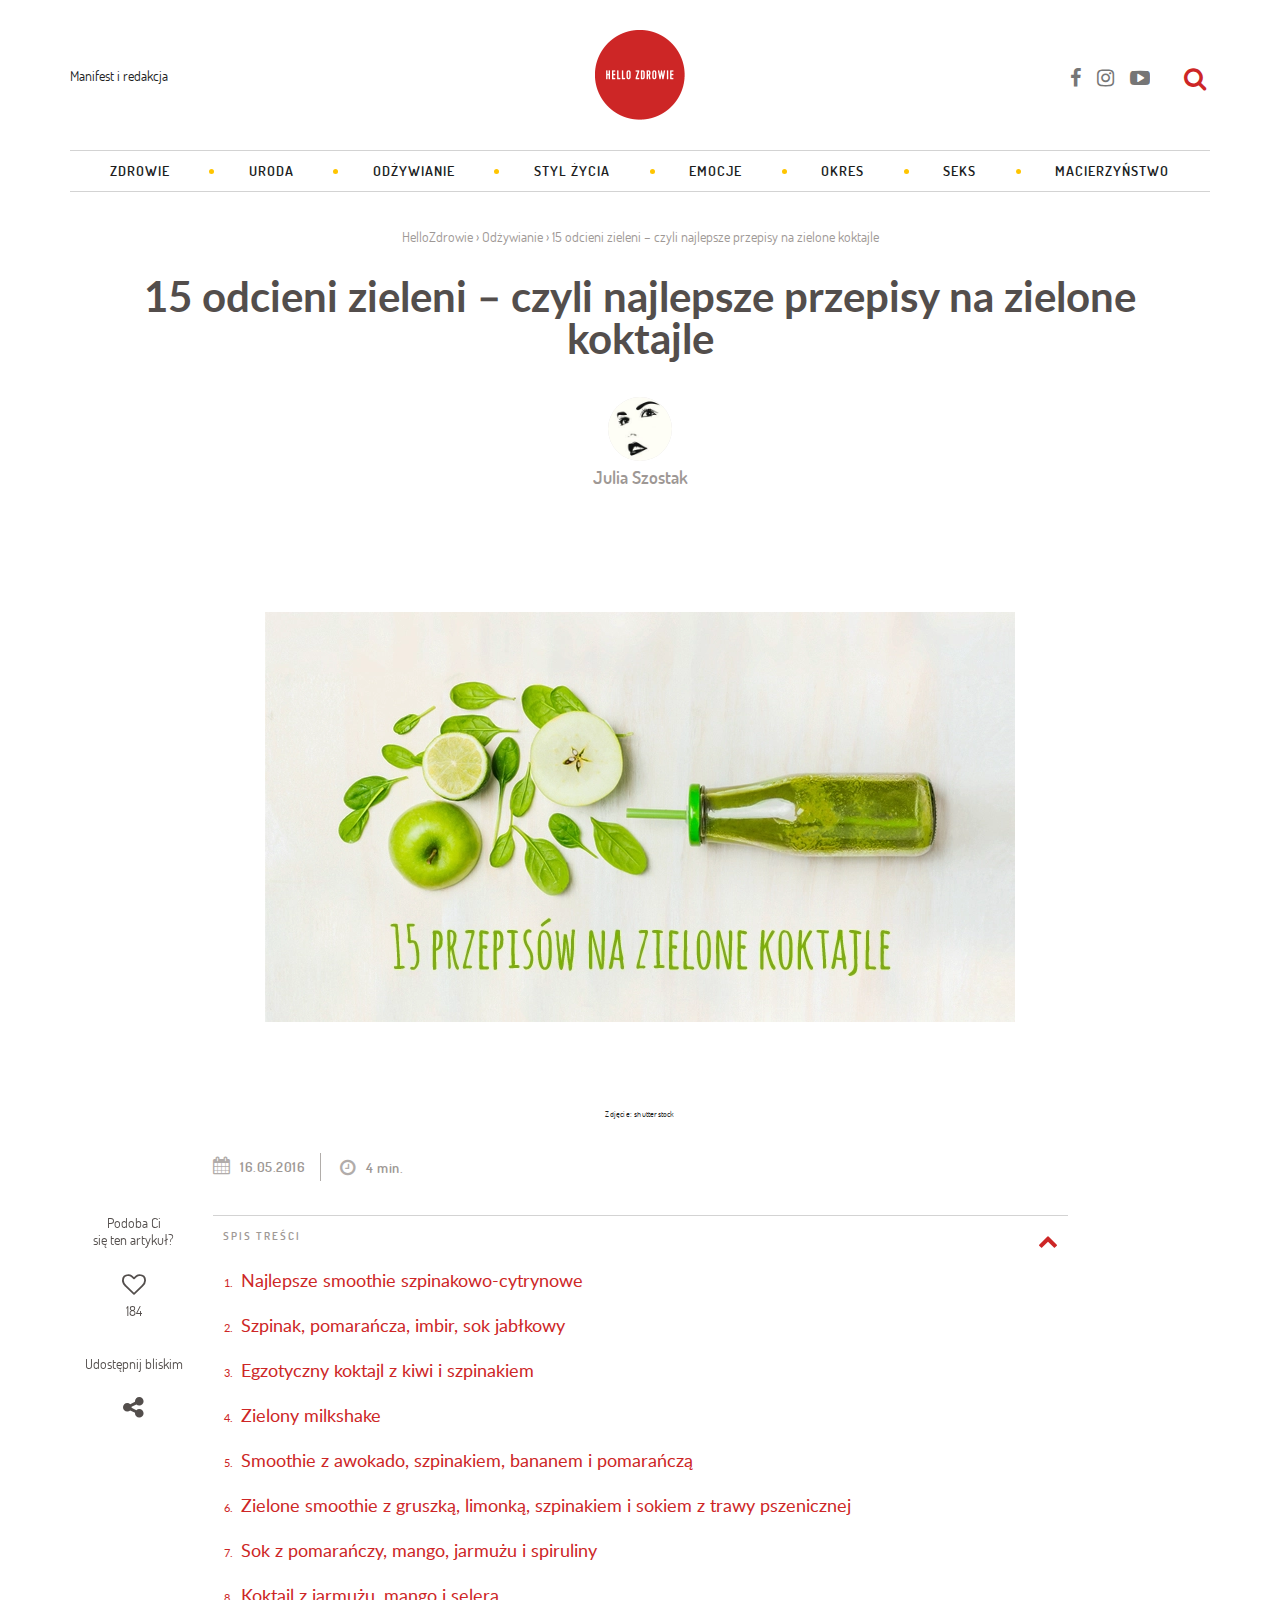
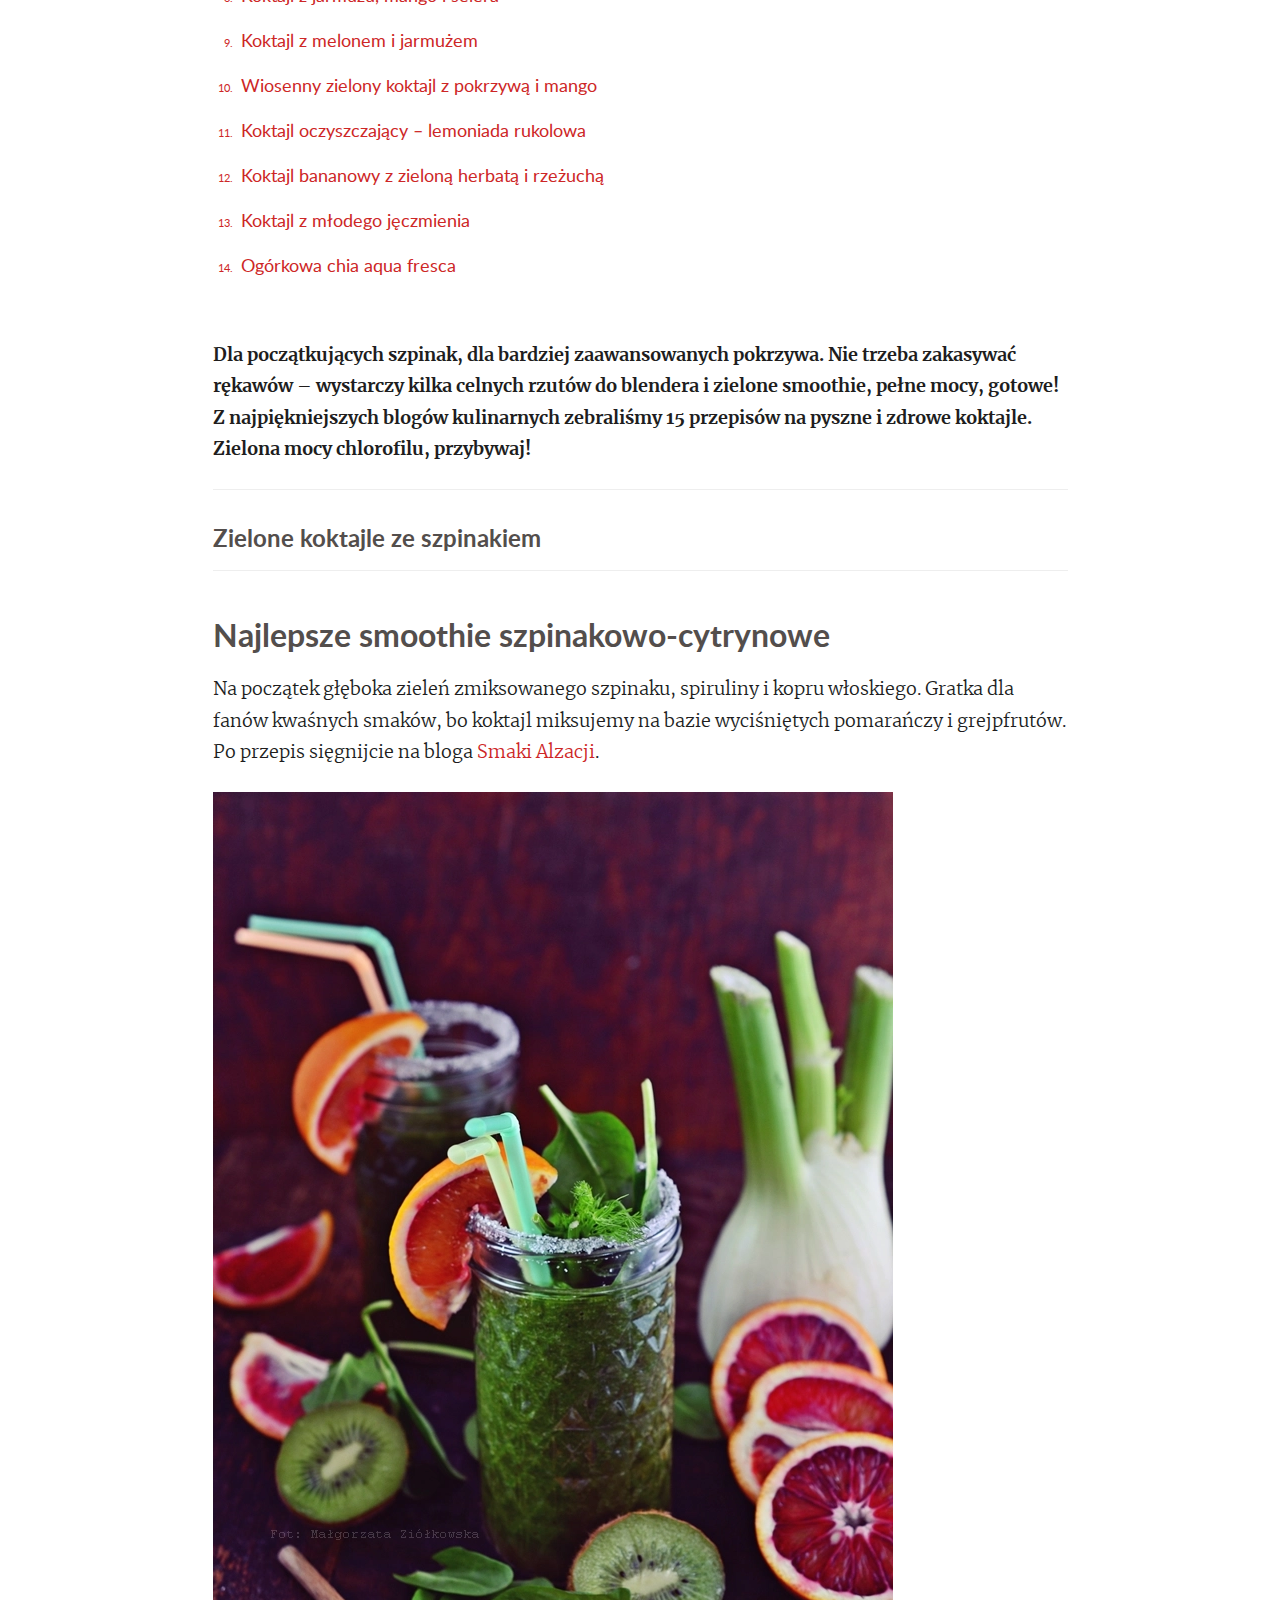
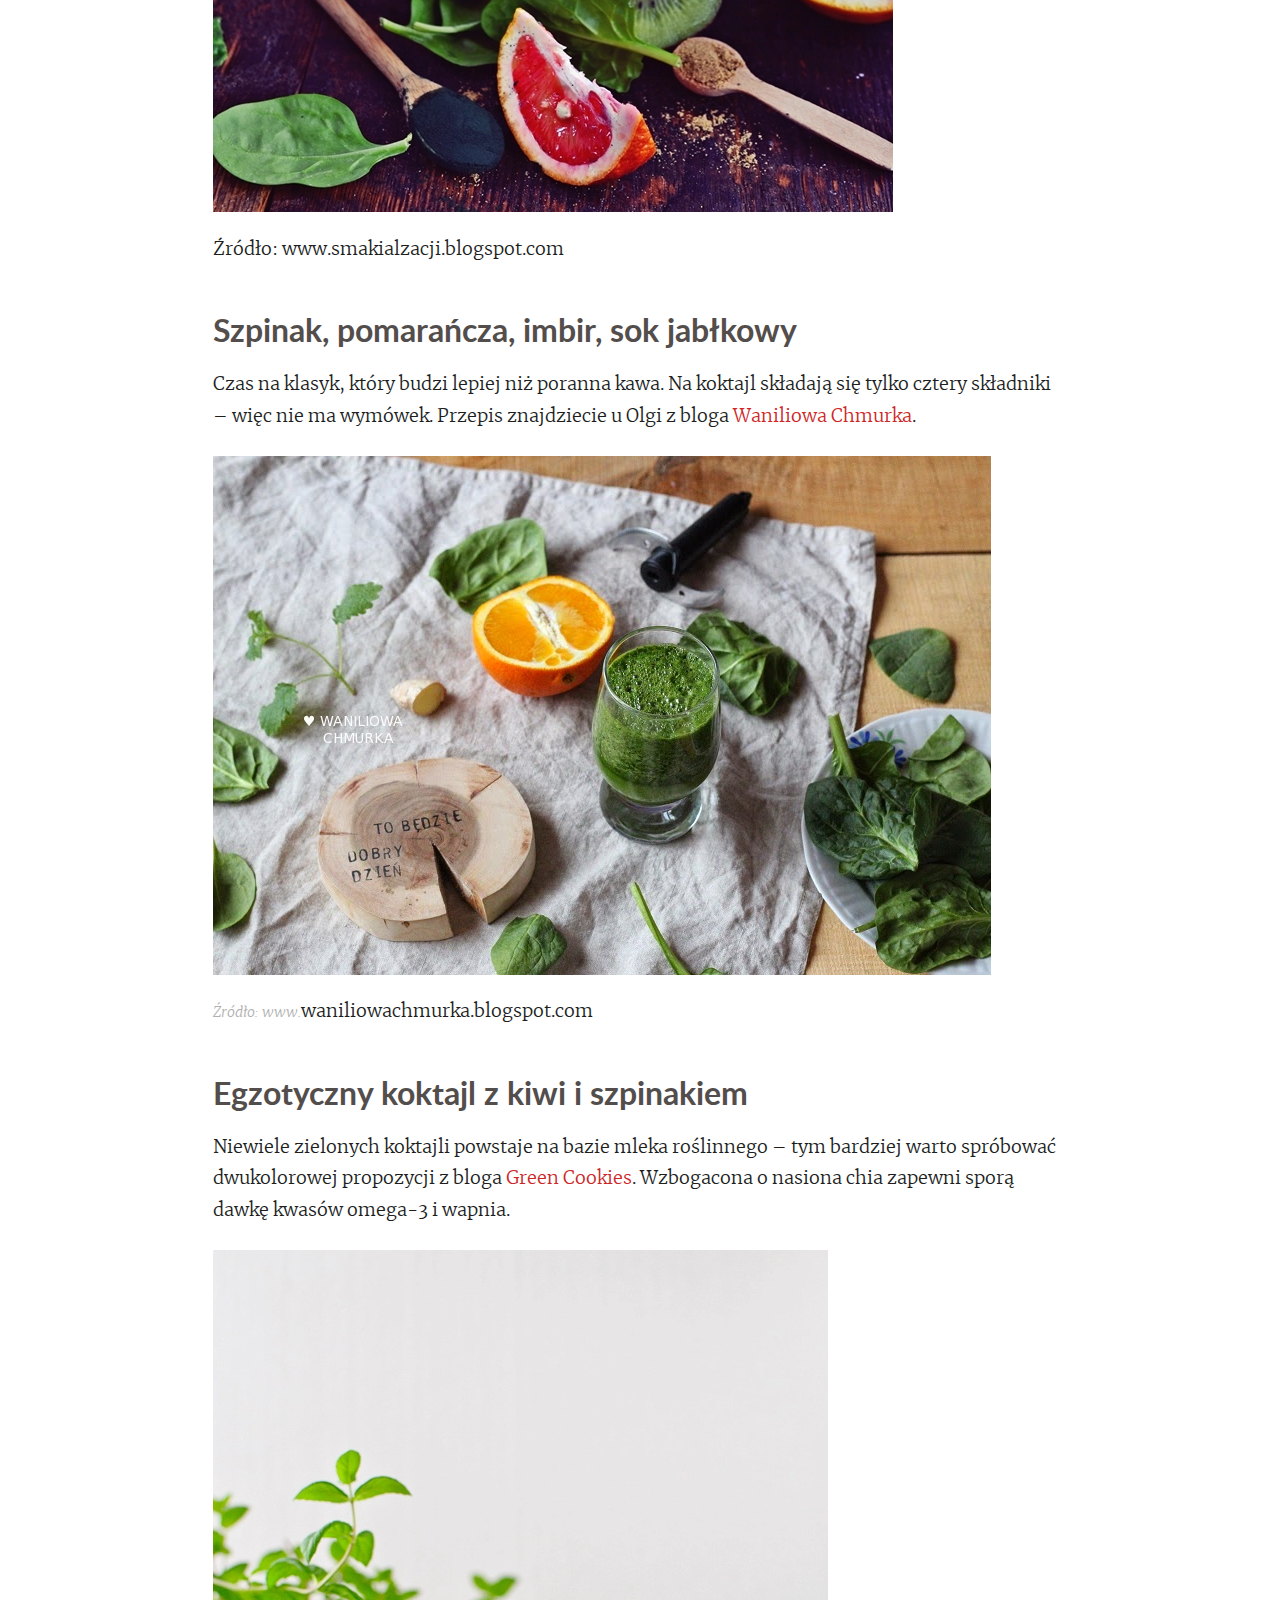
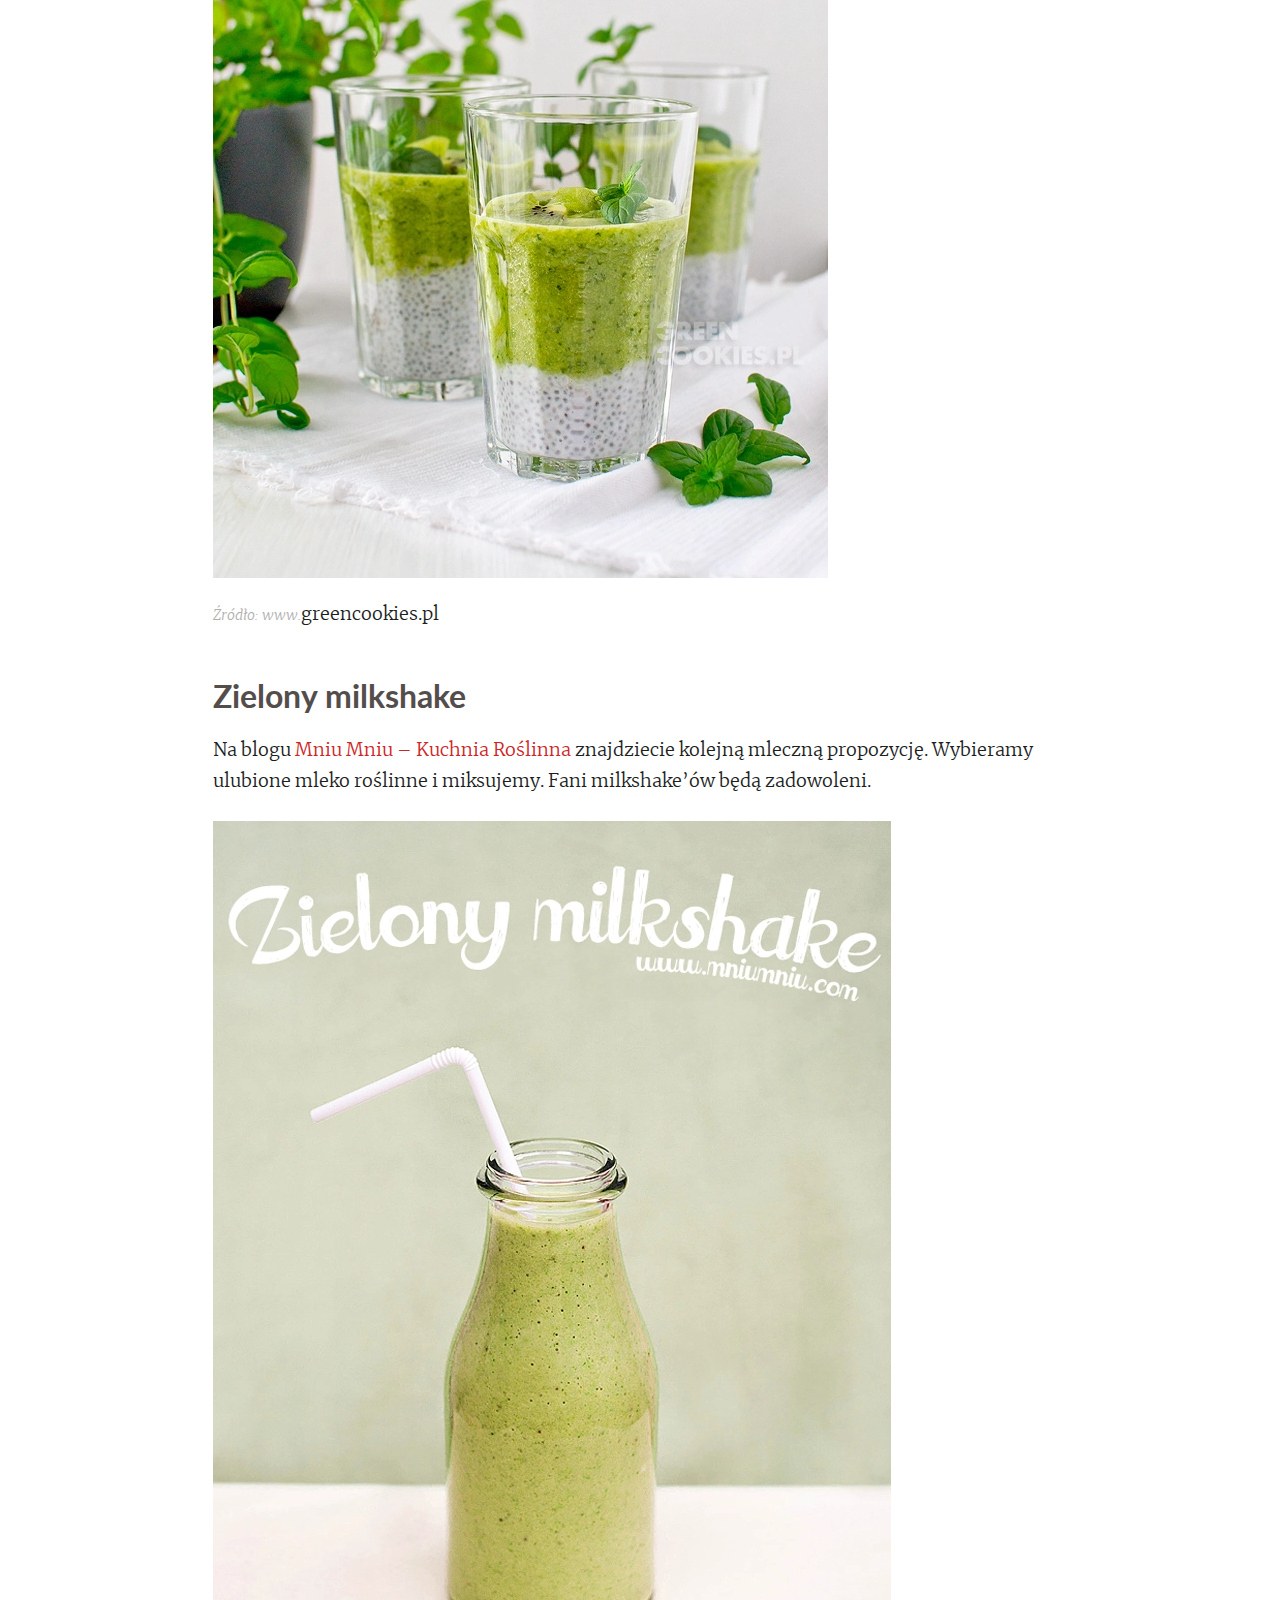
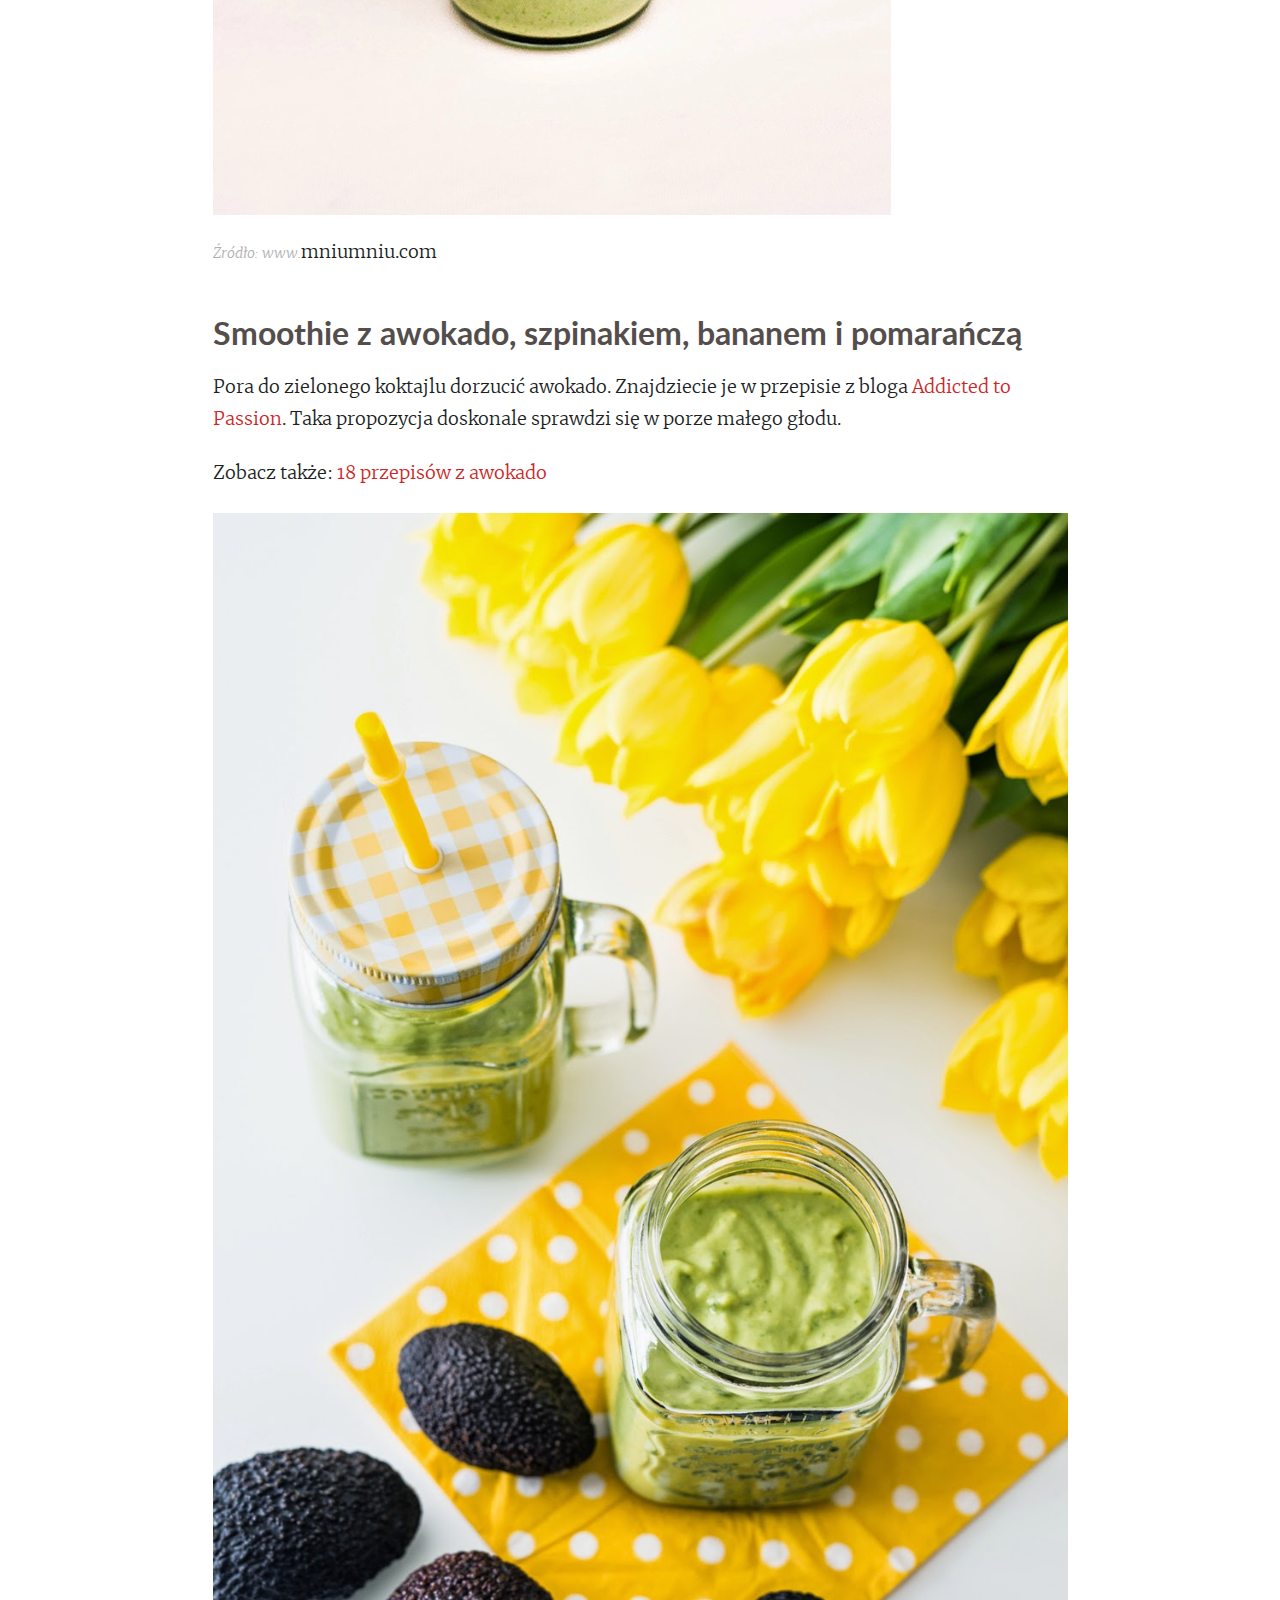
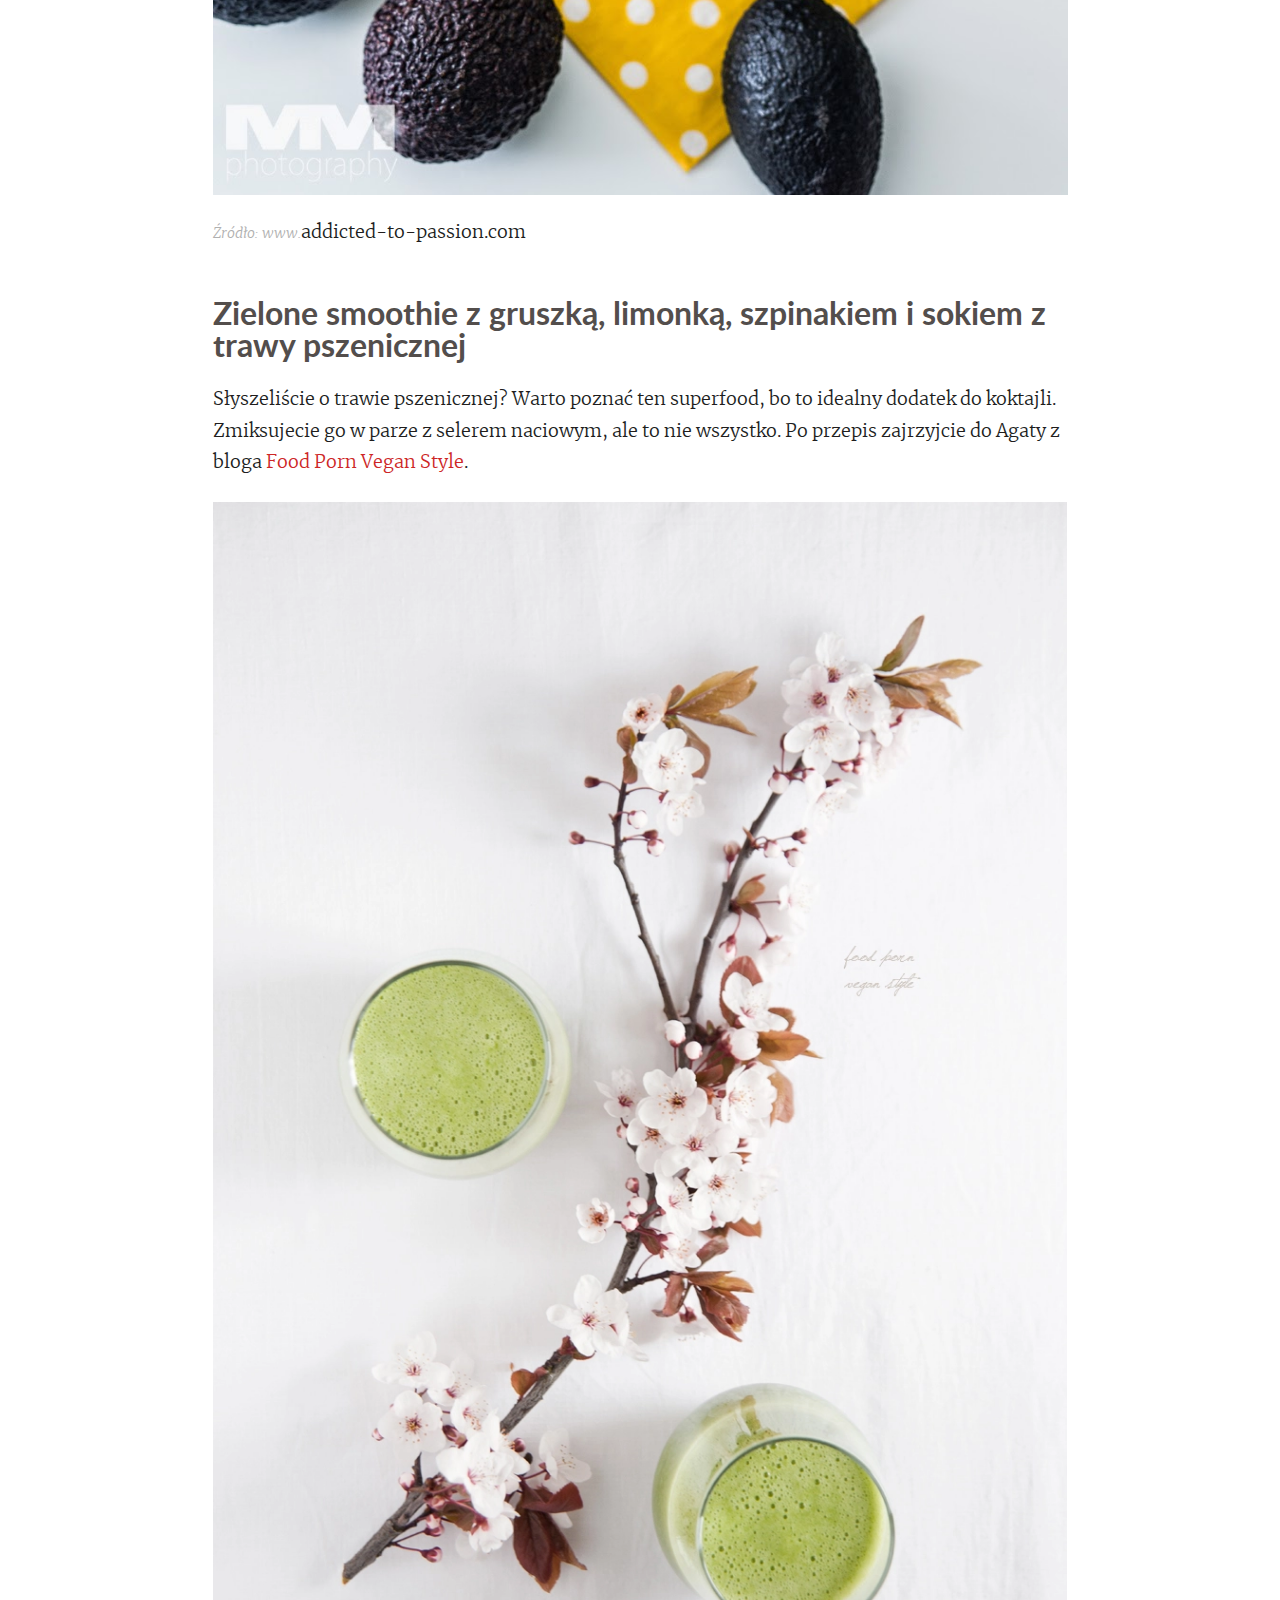
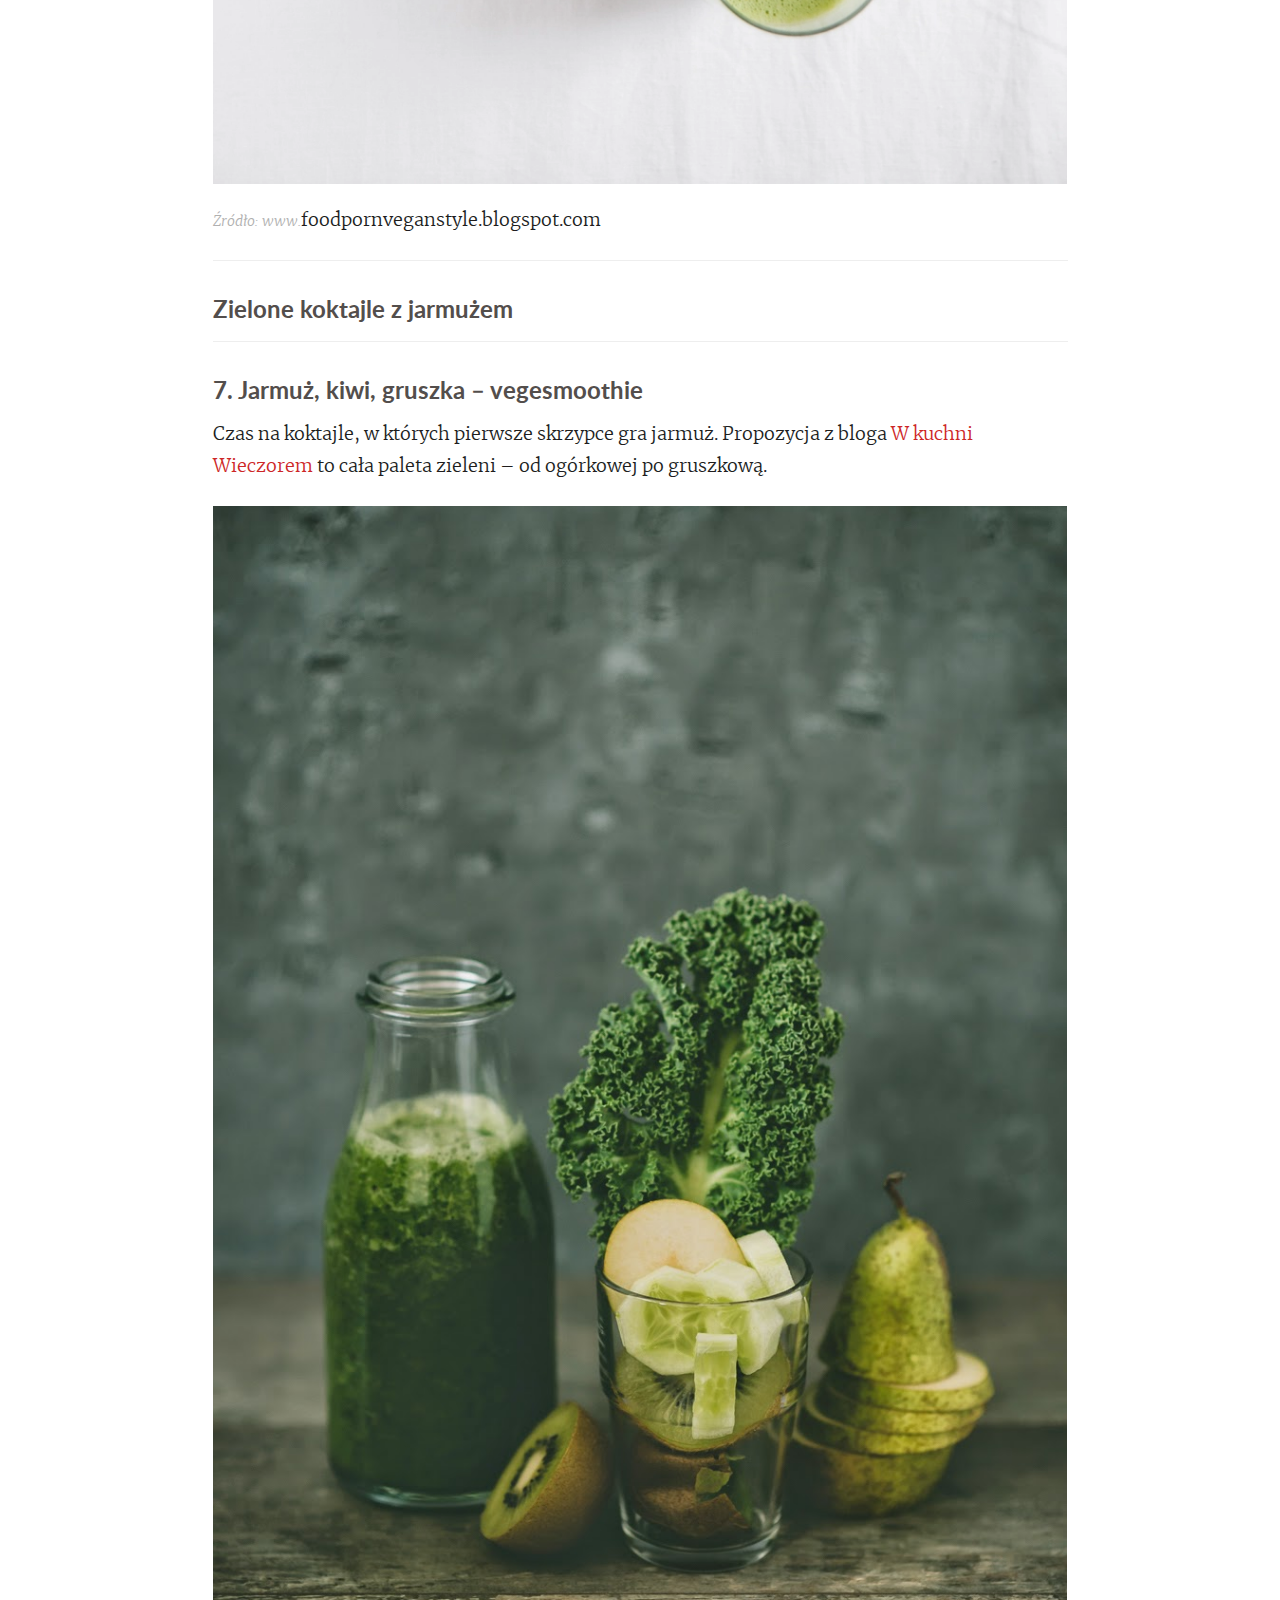
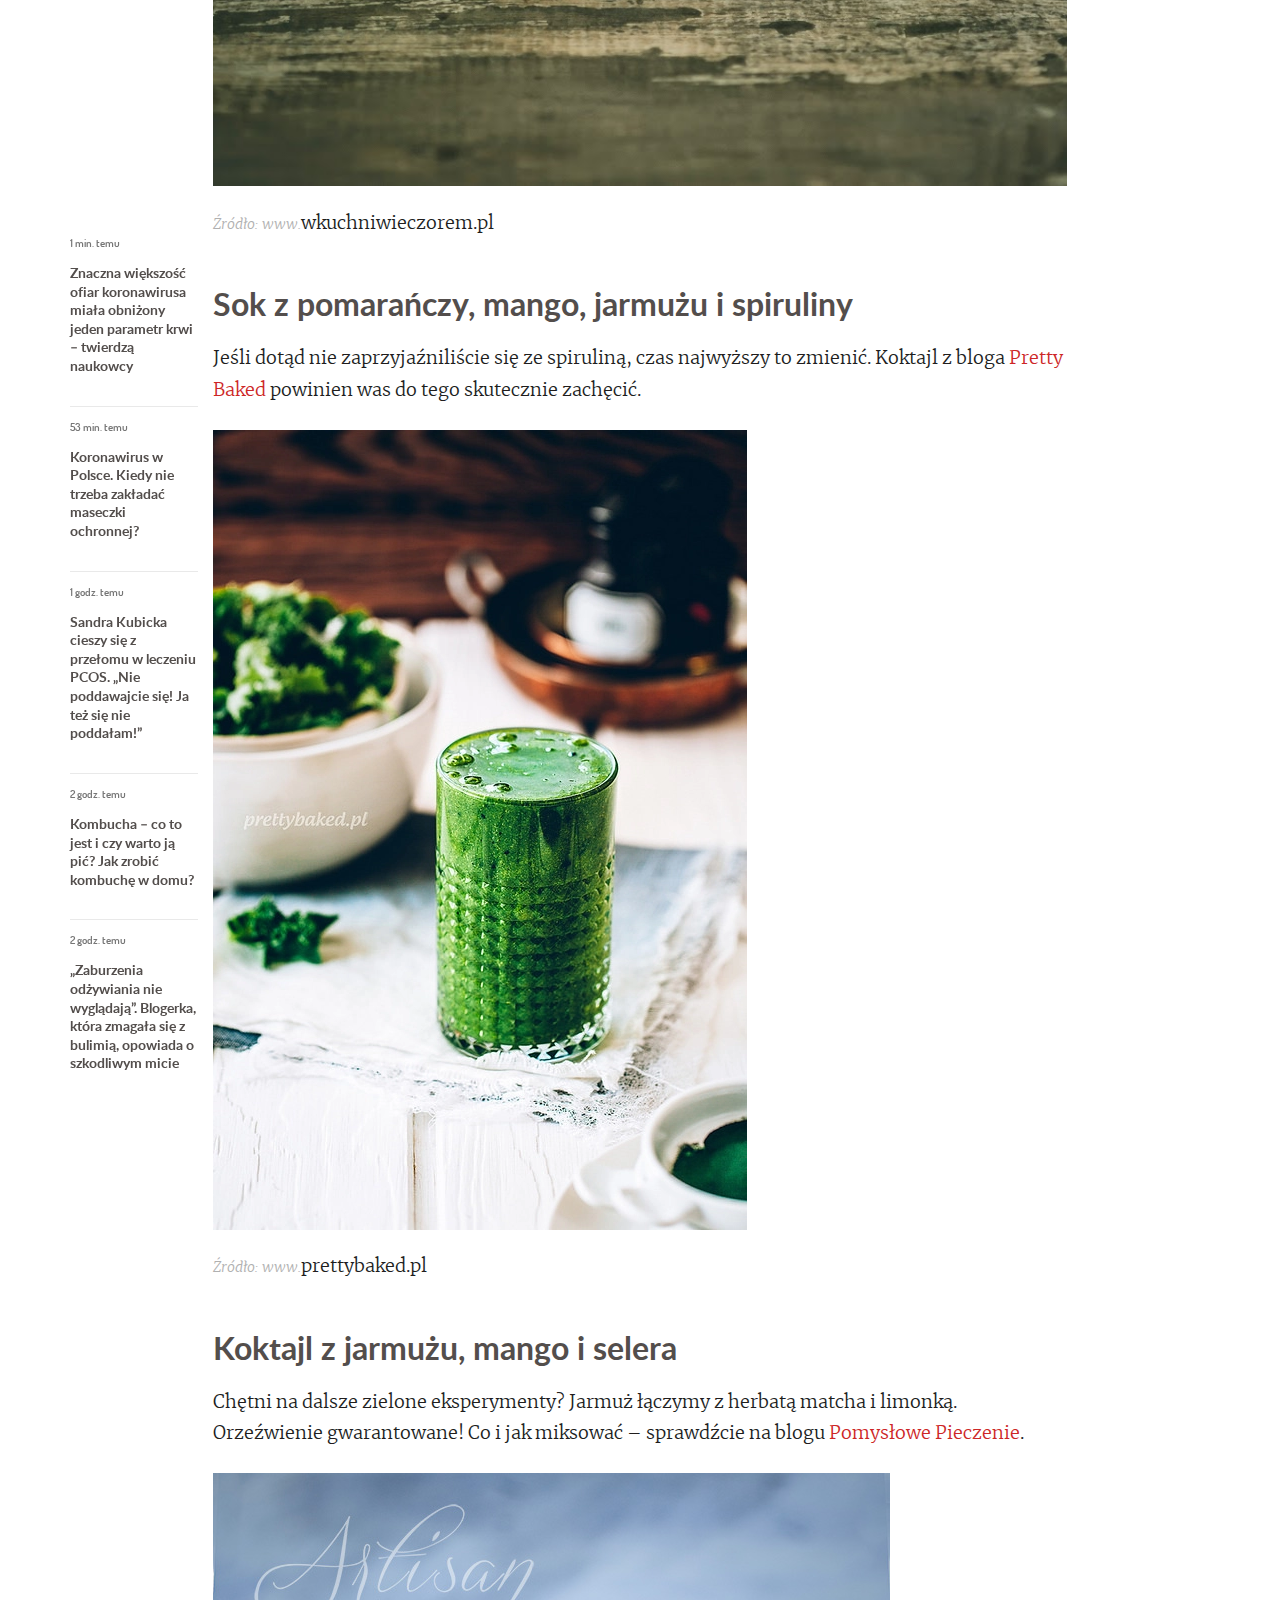
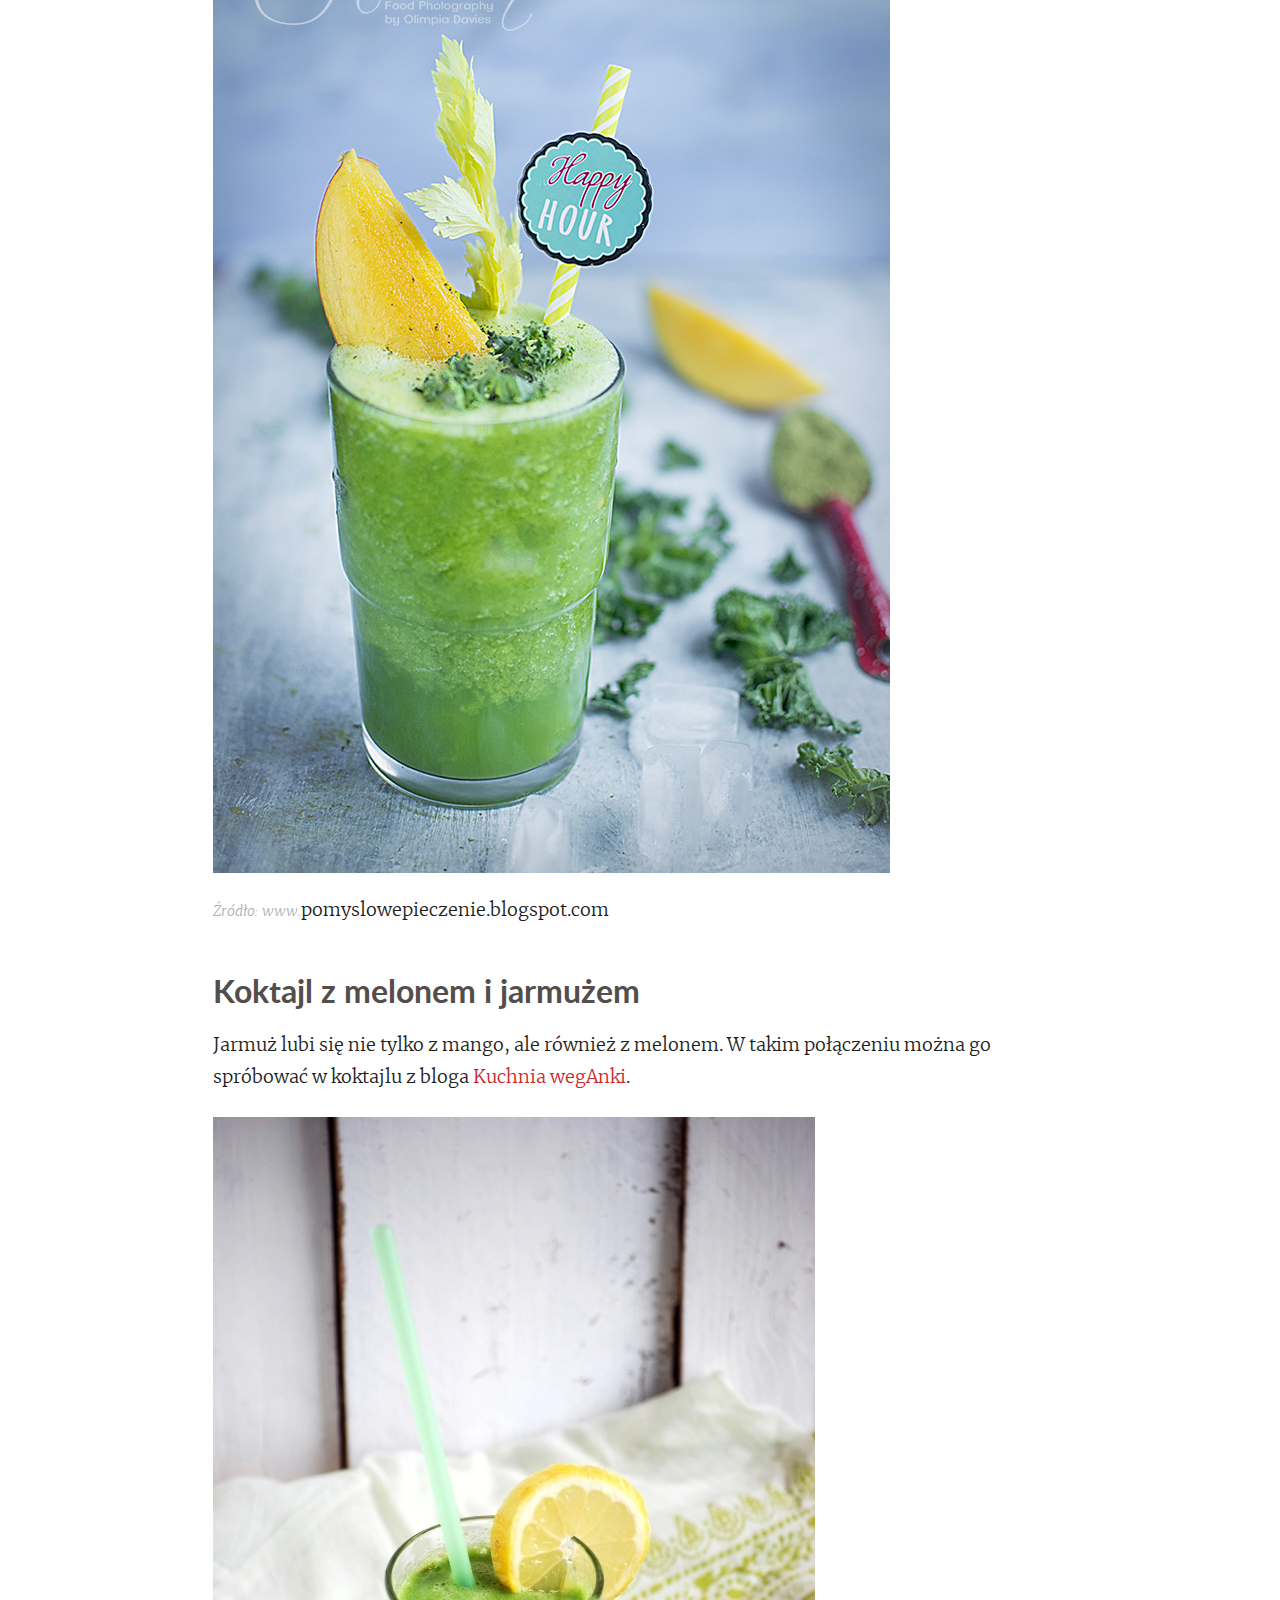
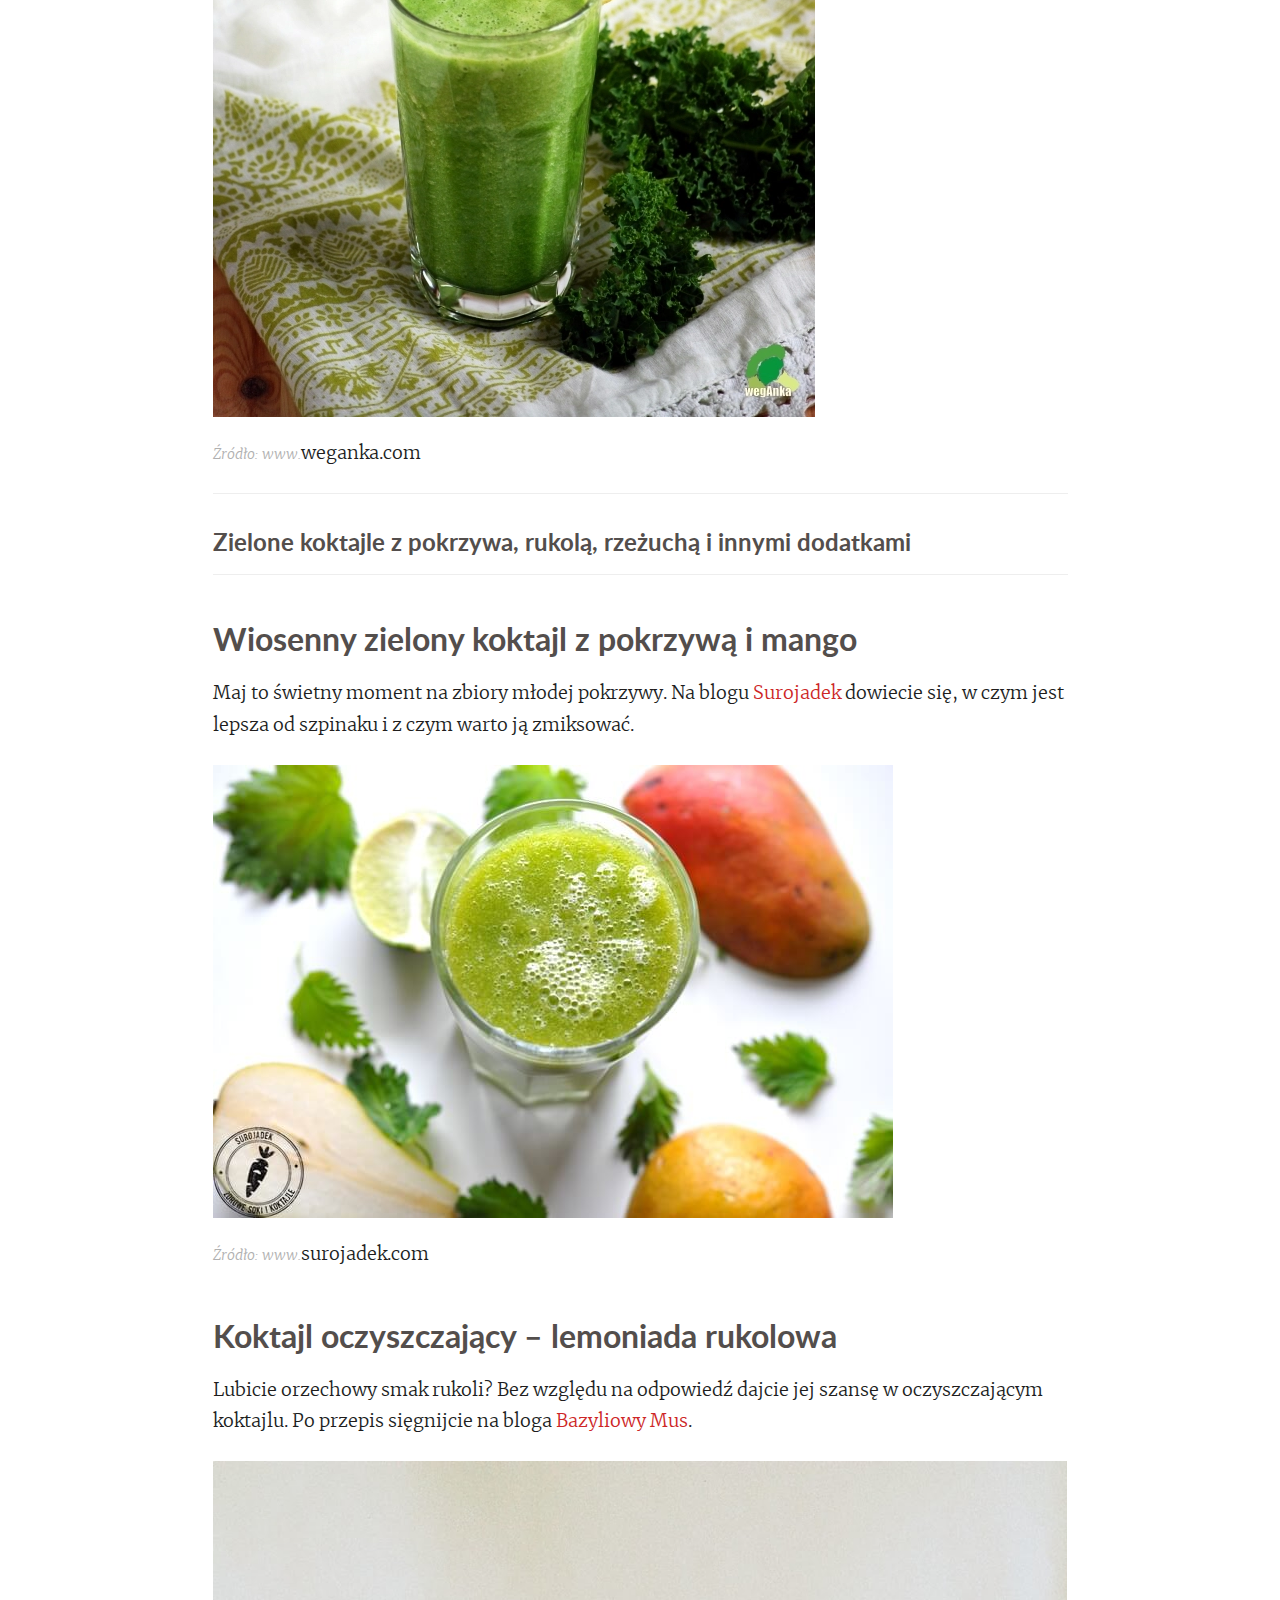
<file: index.html>
<!DOCTYPE html>
<html lang="pl-PL" prefix="og: http://ogp.me/ns#" itemscope="" itemtype="http://schema.org/WebPage" data-scrapbook-source="https://www.hellozdrowie.pl/artykul-15-odcieni-zieleni-czyli-najlepsze-przepisy-na-zielone-koktajle/" data-scrapbook-create="20200420140209659">
<head style="">
<meta charset="UTF-8">

<meta name="viewport" content="width=device-width, initial-scale=1">
<title>15 odcieni zieleni – czyli najlepsze przepisy na zielone koktajle - HelloZdrowie</title>
<link rel="profile" href="http://gmpg.org/xfn/11">

<meta name="description" content="Z najpiękniejszych blogów kulinarnych zebraliśmy 15 przepisów na pyszne i zdrowe koktajle. Zielona mocy chlorofilu, przybywaj!">
<link rel="canonical" href="https://www.hellozdrowie.pl/artykul-15-odcieni-zieleni-czyli-najlepsze-przepisy-na-zielone-koktajle/">
<meta property="og:locale" content="pl_PL">
<meta property="og:type" content="article">
<meta property="og:title" content="15 odcieni zieleni – czyli najlepsze przepisy na zielone koktajle - HelloZdrowie">
<meta property="og:description" content="Z najpiękniejszych blogów kulinarnych zebraliśmy 15 przepisów na pyszne i zdrowe koktajle. Zielona mocy chlorofilu, przybywaj!">
<meta property="og:url" content="https://www.hellozdrowie.pl/artykul-15-odcieni-zieleni-czyli-najlepsze-przepisy-na-zielone-koktajle/">
<meta property="og:site_name" content="HelloZdrowie">
<meta property="article:publisher" content="https://pl-pl.facebook.com/HelloZdrowie/">
<meta property="article:tag" content="Koktajl">
<meta property="article:tag" content="koktajl warzywny">
<meta property="article:tag" content="Koktajl z superfoods">
<meta property="article:tag" content="Przepis na koktajl">
<meta property="article:tag" content="zdrowe koktajle">
<meta property="article:tag" content="zielone koktajle">
<meta property="article:section" content="Odżywianie">
<meta property="article:published_time" content="2016-05-16T10:04:06+00:00">
<meta property="article:modified_time" content="2018-12-07T09:53:23+00:00">
<meta property="og:updated_time" content="2018-12-07T09:53:23+00:00">
<meta property="fb:app_id" content="484711748674477">
<meta property="og:image" content="https://www.hellozdrowie.pl/wp-content/themes/geekroom/inc/post-og-image.php?post_id=14513_14514">
<meta property="og:image:secure_url" content="https://www.hellozdrowie.pl/wp-content/themes/geekroom/inc/post-og-image.php?post_id=14513_14514">
<meta property="og:image:width" content="800">
<meta property="og:image:height" content="421">
<meta property="og:image:alt" content="15 odcieni zieleni – czyli najlepsze przepisy na zielone koktajle">
<meta name="twitter:card" content="summary_large_image">
<meta name="twitter:description" content="Z najpiękniejszych blogów kulinarnych zebraliśmy 15 przepisów na pyszne i zdrowe koktajle. Zielona mocy chlorofilu, przybywaj!">
<meta name="twitter:title" content="15 odcieni zieleni – czyli najlepsze przepisy na zielone koktajle - HelloZdrowie">
<meta name="twitter:image" content="https://www.hellozdrowie.pl/wp-content/uploads/2018/09/przepisy-na-zielone-koktajle1.jpg">



<link rel="dns-prefetch" href="https://stats.g.doubleclick.net/">
<link rel="dns-prefetch" href="https://www.instagram.com/">
<link rel="preconnect" href="https://www.google-analytics.com/">
<link rel="preconnect" href="https://www.googletagmanager.com/">
<link rel="preconnect" href="https://www.facebook.com/">
<link rel="preconnect" href="https://connect.facebook.net/">
<link rel="stylesheet" id="cookie-notice-front-css" as="style" href="front.min.css" type="text/css" media="all">
<link rel="stylesheet" id="geekroom-style-css" as="style" href="style.css" type="text/css" media="all">
<link rel="stylesheet" id="bootstrap-css" as="style" href="bootstrap.css" type="text/css" media="all">
<link rel="stylesheet" id="projekt-css-css" href="hellozdrowie-20200406v1.css" type="text/css" media="all">
<link rel="stylesheet" id="font-awesome-css-css" as="style" href="font-awesome-used-only-20200323v1.css" type="text/css" media="all">


<link rel="https://api.w.org/" href="https://www.hellozdrowie.pl/wp-json/">
<link rel="shortlink" href="https://www.hellozdrowie.pl/?p=14513">
<link rel="alternate" type="application/json+oembed" href="https://www.hellozdrowie.pl/wp-json/oembed/1.0/embed?url=https%3A%2F%2Fwww.hellozdrowie.pl%2Fartykul-15-odcieni-zieleni-czyli-najlepsze-przepisy-na-zielone-koktajle%2F">
<link rel="alternate" type="text/xml+oembed" href="https://www.hellozdrowie.pl/wp-json/oembed/1.0/embed?url=https%3A%2F%2Fwww.hellozdrowie.pl%2Fartykul-15-odcieni-zieleni-czyli-najlepsze-przepisy-na-zielone-koktajle%2F&amp;format=xml">

<style>
		.ratio-custom {
			position: relative;
			width: 100%;
			overflow: hidden;
		}
		.ratio-custom:before{
			content: "";
			display: block;
		}
		.ratio-custom > * {
			position: absolute !important;
			top: 0;
			left: 0;
			bottom: 0;
			right: 0;
		}
		.lazy-load,
		.lazy-load-cont {
			background-color: #eceaea;
		}
	</style>
<link rel="amphtml" href="https://www.hellozdrowie.pl/artykul-15-odcieni-zieleni-czyli-najlepsze-przepisy-na-zielone-koktajle/amp/"><link rel="icon" href="cropped-hello-zdrowie-favicon.webp" sizes="32x32">
<link rel="icon" href="cropped-hello-zdrowie-favicon.webp" sizes="192x192">
<link rel="apple-touch-icon-precomposed" href="https://www.hellozdrowie.pl/wp-content/uploads/2018/09/cropped-hello-zdrowie-favicon.png">
<meta name="msapplication-TileImage" content="https://www.hellozdrowie.pl/wp-content/uploads/2018/09/cropped-hello-zdrowie-favicon.png">
<style type="text/css" id="wp-custom-css">
			.author-joanna-germak-pl .author-page-contact-wrap {display:none;}


.front-fps-article #post-117229 .entry-header {
	margin-top:55px;
}

@media(max-width:590px){
	.front-fps-article #post-117229 .entry-header {
		margin-top: 15px;
	}
}		</style>

<meta property="fb:app_id" content="484711748674477">
<meta name="theme-color" content="#cd2626">
<meta name="google-site-verification" content="WVSb8jJEmu9G-ecr9csoNg7Q5JP5ovKB2FJQLrZgYCE">


<!--[if lt IE 9]>
    <script src="https://oss.maxcdn.com/libs/html5shiv/3.7.0/html5shiv.js"></script>
    <script src="https://oss.maxcdn.com/libs/respond.js/1.4.2/respond.min.js"></script>
<![endif]-->




</head>
<body class="post-template-default single single-post postid-14513 single-format-standard wp-custom-logo group-blog single-post-format-default cookies-set cookies-accepted">

<noscript><iframe src="index_1.html" height="0" width="0" style="display:none;visibility:hidden"></iframe></noscript>

<a href="#content" class="sr-only visible-on-focus">Przejdź do treści</a>
<div id="page" class="hfeed site">
<nav class="navbar navbar-default">
<div class="container navbar-container">
<div class="navbar-header">
<button type="button" class="navbar-toggle" data-toggle="collapse" data-target=".navbar-ex1-collapse">
<span class="sr-only">Pokaż menu</span>
<span class="icon-bar"></span>
<span class="icon-bar"></span>
<span class="icon-bar"></span>
</button>
<div class="header-logo-wrap">
<a href="https://www.hellozdrowie.pl/" class="custom-logo-link" rel="home" itemprop="url">
<img width="180" height="180" src="hello-zdrowie-logo.webp" class="header-logo-img header-logo-desktop-img hidden-xs" alt="HelloZdrowie" itemprop="logo" srcset="hello-zdrowie-logo.webp 180w, hello-zdrowie-logo-150x150.png 150w, hello-zdrowie-logo-175x175.png 175w, hello-zdrowie-logo-20x20.png 20w" sizes="(max-width: 180px) 100vw, 180px"><img width="120" height="120" src="hello-zdrowie-logo-mobile.webp" class="header-logo-img header-logo-mobile-img hidden-sm hidden-md hidden-lg" alt="HelloZdrowie" itemprop="logo" srcset="hello-zdrowie-logo-mobile.webp 120w, hello-zdrowie-logo-mobile-20x20.png 20w" sizes="(max-width: 120px) 100vw, 120px"> </a>
</div>
</div>
<div class="header-search-toggle js-header-search-toggle">
<span class="sr-only">Wyszukiwarka</span><div class="header-search-toggle-icon"></div>
</div>
<div class="header-search js-header-search">
<form role="search" method="get" class="search-form header-search-form" action="https://www.hellozdrowie.pl/">
<label>
<span class="screen-reader-text">Szukaj:</span>
<input type="search" class="search-field header-search-field" placeholder="Szukaj w HelloZdrowie…" value="" name="s">
</label>
<button type="submit" class="search-submit btn btn-no-border btn-header-search-submit">
<span class="sr-only">Szukaj</span><i class="fa fa-search"></i>
</button>
</form>
</div>
<div class="collapse navbar-collapse navbar-ex1-collapse" id="navbar-collapse">
<div class="header-top-wrap">
<ul id="menu-header-menu" class="header-menu"><li id="menu-item-23265" class="menu-item menu-item-type-post_type menu-item-object-page menu-item-23265"><a href="https://www.hellozdrowie.pl/o-hellozdrowie/">Manifest i redakcja</a></li>
</ul>
<div class="header-socials">
<a target="_blank" rel="nofollow noopener" href="https://pl-pl.facebook.com/HelloZdrowie/" class="header-social" title="facebook">
<i class="fa fa-facebook"></i>
</a>
<a target="_blank" rel="nofollow noopener" href="https://www.instagram.com/hellozdrowie_pl/?hl=pl" class="header-social" title="instagram">
<i class="fa fa-instagram"></i>
</a>
<a target="_blank" rel="nofollow noopener" href="https://www.youtube.com/channel/UCgDUCFxVsSeRWC0o24hvtFw" class="header-social" title="youtube">
<i class="fa fa-youtube-play"></i>
</a>
</div>
</div>
<ul id="menu-menu-glowne" class="nav navbar-nav"><li id="menu-item-25225" class="menu-item menu-item-type-taxonomy menu-item-object-category menu-item-has-children menu-item-25225 dropdown"><a title="Zdrowie" href="https://www.hellozdrowie.pl/zdrowie/" data-toggle="dropdown" class="dropdown-toggle" aria-haspopup="true">Zdrowie <i class="fa fa-angle-down navbar-submenu-toggle js-navbar-submenu-toggle"></i></a>
<ul role="menu" class=" dropdown-menu">
<ul class="subcategories-list subcategories-list-navbar">
<li>
<a href="https://www.hellozdrowie.pl/zdrowie/choroby/">Choroby</a>
</li>
<li>
<a href="https://www.hellozdrowie.pl/zdrowie/objawy/">Objawy</a>
</li>
<li>
<a href="https://www.hellozdrowie.pl/zdrowie/badania/">Badania</a>
</li>
<li>
<a href="https://www.hellozdrowie.pl/zdrowie/profilaktyka/">Profilaktyka</a>
</li>
<li>
<a href="https://www.hellozdrowie.pl/zdrowie-a-z/">Zdrowie A-Z</a>
</li>
</ul><div class="navbar-articles"> <li id="menu-item-126471" class="menu-item menu-item-type-custom menu-item-object-custom menu-item-126471"><a title="Hello Zdrowie: Krótkie instrukcje" href="https://www.hellozdrowie.pl/krotka-instrukcja/">Hello Zdrowie: Krótkie instrukcje</a></li>
<li id="menu-item-117295" class="menu-item menu-item-type-post_type menu-item-object-page menu-item-117295"><a title="Koronawirus w Polsce – mapa i aktualności" href="https://www.hellozdrowie.pl/koronawirus-w-polsce/">
<div class="navbar-article-wrap">
<div class="navbar-article-thumb-wrap">
<div class="navbar-article-thumb-ratio">
<div class="the-post-thumbnail-cont">
<div class="lazy-load the-post-thumbnail-background loaded" data-original="https://www.hellozdrowie.pl/wp-content/uploads/2020/03/mapakoronawirusa_gebels-1140x855-150x150.jpg" style="background-image: url(&quot;mapakoronawirusa_gebels-1140x855-150x150.jpg&quot;); display: block;"></div>
<span class="lazy-load-cont ratio-custom ratio-custom-100 " style="width: 150px"><img src="mapakoronawirusa_gebels-1140x855-150x150.jpg" width="150" height="150" class="the-post-thumbnail wp-post-image loaded" alt="" data-amp-layout="fill" data-original="https://www.hellozdrowie.pl/wp-content/uploads/2020/03/mapakoronawirusa_gebels-1140x855-150x150.jpg" style=""></span><style>.ratio-custom-100:before { padding-top: 100% }</style> </div>
</div>
</div>
<div class="navbar-article-info-wrap">
<div class="navbar-article-title">
Koronawirus w Polsce – mapa i aktualności </div>
</div>
</div>
</a></li>
<li id="menu-item-113557" class="menu-item menu-item-type-post_type menu-item-object-post menu-item-113557"><a title="Koronawirus – czym jest, jakie są objawy choroby oraz jak skutecznie dbać o profilaktykę? Odpowiada lek. med. Joanna Pietroń, internistka" href="https://www.hellozdrowie.pl/koronawirus-czym-jest-jakie-sa-objawy-choroby-oraz-jak-skutecznie-dbac-o-profilaktyke-odpowiada-lek-med-joanna-pietron-internistka/">
<div class="navbar-article-wrap">
<div class="navbar-article-thumb-wrap">
<div class="navbar-article-thumb-ratio">
<div class="the-post-thumbnail-cont">
<div class="lazy-load the-post-thumbnail-background loaded" data-original="https://www.hellozdrowie.pl/wp-content/uploads/2020/01/gettyimages-1197308539-150x150.jpg" style="background-image: url(&quot;gettyimages-1197308539-150x150.jpg&quot;); display: block;"></div>
<span class="lazy-load-cont ratio-custom ratio-custom-100 " style="width: 150px"><img src="gettyimages-1197308539-150x150.jpg" width="150" height="150" class="the-post-thumbnail wp-post-image loaded" alt="" data-amp-layout="fill" data-original="https://www.hellozdrowie.pl/wp-content/uploads/2020/01/gettyimages-1197308539-150x150.jpg" style=""></span><style>.ratio-custom-100:before { padding-top: 100% }</style> </div>
</div>
</div>
<div class="navbar-article-info-wrap">
<div class="navbar-article-title">
Koronawirus – czym jest, jakie są objawy choroby oraz jak skutecznie dbać o profilaktykę? Odpowiada lek. med. Joanna Pietroń, internistka </div>
</div>
</div>
</a></li>
<li id="menu-item-119823" class="menu-item menu-item-type-post_type menu-item-object-post menu-item-119823"><a title="Poronienie wczesne i późne – objawy" href="https://www.hellozdrowie.pl/objawy-poronienia-poznego-i-wczesnego/">
<div class="navbar-article-wrap">
<div class="navbar-article-thumb-wrap">
<div class="navbar-article-thumb-ratio">
<div class="the-post-thumbnail-cont">
<div class="lazy-load the-post-thumbnail-background loaded" data-original="https://www.hellozdrowie.pl/wp-content/uploads/2019/08/sydney-sims-5_n3x6efrnc-unsplash-150x150.jpg" style="background-image: url(&quot;sydney-sims-5_n3x6efrnc-unsplash-150x150.jpg&quot;); display: block;"></div>
<span class="lazy-load-cont ratio-custom ratio-custom-100 " style="width: 150px"><img src="sydney-sims-5_n3x6efrnc-unsplash-150x150.jpg" width="150" height="150" class="the-post-thumbnail wp-post-image loaded" alt="Objawy poronienia – późnego i wczesnego" data-amp-layout="fill" data-original="https://www.hellozdrowie.pl/wp-content/uploads/2019/08/sydney-sims-5_n3x6efrnc-unsplash-150x150.jpg" style=""></span><style>.ratio-custom-100:before { padding-top: 100% }</style> </div>
</div>
</div>
<div class="navbar-article-info-wrap">
<div class="navbar-article-title">
Poronienie wczesne i późne – objawy </div>
</div>
</div>
</a></li>
<li id="menu-item-113566" class="menu-item menu-item-type-post_type menu-item-object-post menu-item-113566"><a title="Skończyłaś 30 lat? Sprawdź, jakie badania powinnaś robić" href="https://www.hellozdrowie.pl/skonczylas-30-lat-sprawdz-jakie-badania-powinnas-robic/">
<div class="navbar-article-wrap">
<div class="navbar-article-thumb-wrap">
<div class="navbar-article-thumb-ratio">
<div class="the-post-thumbnail-cont">
<div class="lazy-load the-post-thumbnail-background loaded" data-original="https://www.hellozdrowie.pl/wp-content/uploads/2018/11/istock-673855046-150x150.jpg" style="background-image: url(&quot;istock-673855046-150x150.jpg&quot;); display: block;"></div>
<span class="lazy-load-cont ratio-custom ratio-custom-100 " style="width: 150px"><img src="istock-673855046-150x150.jpg" width="150" height="150" class="the-post-thumbnail wp-post-image loaded" alt="Skończyłaś 30 lat? Sprawdź, jakie badania powinnaś robić" data-amp-layout="fill" data-original="https://www.hellozdrowie.pl/wp-content/uploads/2018/11/istock-673855046-150x150.jpg" style=""></span><style>.ratio-custom-100:before { padding-top: 100% }</style> </div>
</div>
</div>
<div class="navbar-article-info-wrap">
<div class="navbar-article-title">
Skończyłaś 30 lat? Sprawdź, jakie badania powinnaś robić </div>
</div>
</div>
</a></li>
<li id="menu-item-113562" class="menu-item menu-item-type-post_type menu-item-object-post menu-item-113562"><a title="Rodzaje testów ciążowych. Sprawdź, jaki wybrać" href="https://www.hellozdrowie.pl/rodzaje-testow-ciazowych-sprawdz-jaki-wybrac/">
<div class="navbar-article-wrap">
<div class="navbar-article-thumb-wrap">
<div class="navbar-article-thumb-ratio">
<div class="the-post-thumbnail-cont">
<div class="lazy-load the-post-thumbnail-background loaded" data-original="https://www.hellozdrowie.pl/wp-content/uploads/2020/02/istock-1189920075-150x150.jpg" style="background-image: url(&quot;istock-1189920075-150x150.jpg&quot;); display: block;"></div>
<span class="lazy-load-cont ratio-custom ratio-custom-100 " style="width: 150px"><img src="istock-1189920075-150x150.jpg" width="150" height="150" class="the-post-thumbnail wp-post-image loaded" alt="" data-amp-layout="fill" data-original="https://www.hellozdrowie.pl/wp-content/uploads/2020/02/istock-1189920075-150x150.jpg" style=""></span><style>.ratio-custom-100:before { padding-top: 100% }</style> </div>
</div>
</div>
<div class="navbar-article-info-wrap">
<div class="navbar-article-title">
Rodzaje testów ciążowych. Sprawdź, jaki wybrać </div>
</div>
</div>
</a></li>
<li id="menu-item-113568" class="menu-item menu-item-type-post_type menu-item-object-post menu-item-113568"><a title="Grzegorz Południewski: PMS to choroba, a nie wredna, cykliczna przypadłość, która sprawia, że kobieta jest rozdrażniona, kłótliwa i zrzędliwa" href="https://www.hellozdrowie.pl/pms-to-choroba-a-nie-wredna-cykliczna-przypadlosc/">
<div class="navbar-article-wrap">
<div class="navbar-article-thumb-wrap">
<div class="navbar-article-thumb-ratio">
<div class="the-post-thumbnail-cont">
<div class="lazy-load the-post-thumbnail-background loaded" data-original="https://www.hellozdrowie.pl/wp-content/uploads/2019/08/attractive-beautiful-beautiful-woman-1970309-150x150.jpg" style="background-image: url(&quot;attractive-beautiful-beautiful-woman-1970309-150x150.jpg&quot;); display: block;"></div>
<span class="lazy-load-cont ratio-custom ratio-custom-100 " style="width: 150px"><img src="attractive-beautiful-beautiful-woman-1970309-150x150.jpg" width="150" height="150" class="the-post-thumbnail wp-post-image loaded" alt="pms" data-amp-layout="fill" data-original="https://www.hellozdrowie.pl/wp-content/uploads/2019/08/attractive-beautiful-beautiful-woman-1970309-150x150.jpg" style=""></span><style>.ratio-custom-100:before { padding-top: 100% }</style> </div>
</div>
</div>
<div class="navbar-article-info-wrap">
<div class="navbar-article-title">
Grzegorz Południewski: PMS to choroba, a nie wredna, cykliczna przypadłość, która sprawia, że kobieta jest rozdrażniona, kłótliwa i zrzędliwa </div>
</div>
</div>
</a></li>
<li id="menu-item-113563" class="menu-item menu-item-type-post_type menu-item-object-post menu-item-113563"><a title="Angelina Ziembińska: jeśli chodzi o cukrzycę, to wydaje mi się, że kobiety mają trudniej…" href="https://www.hellozdrowie.pl/angelina-ziembinska-jesli-chodzi-o-cukrzyce-to-wydaje-mi-sie-ze-kobiety-maja-trudniej/">
<div class="navbar-article-wrap">
<div class="navbar-article-thumb-wrap">
<div class="navbar-article-thumb-ratio">
<div class="the-post-thumbnail-cont">
<div class="lazy-load the-post-thumbnail-background loaded" data-original="https://www.hellozdrowie.pl/wp-content/uploads/2020/02/dsc_8771-2-1-e1581419564553-150x150.jpg" style="background-image: url(&quot;dsc_8771-2-1-e1581419564553-150x150.jpg&quot;); display: block;"></div>
<span class="lazy-load-cont ratio-custom ratio-custom-100 " style="width: 150px"><img src="dsc_8771-2-1-e1581419564553-150x150.jpg" width="150" height="150" class="the-post-thumbnail wp-post-image loaded" alt="Angelina Ziembińska / fot. arch. prywatne" data-amp-layout="fill" data-original="https://www.hellozdrowie.pl/wp-content/uploads/2020/02/dsc_8771-2-1-e1581419564553-150x150.jpg" style=""></span><style>.ratio-custom-100:before { padding-top: 100% }</style> </div>
</div>
</div>
<div class="navbar-article-info-wrap">
<div class="navbar-article-title">
Angelina Ziembińska: jeśli chodzi o cukrzycę, to wydaje mi się, że kobiety mają trudniej… </div>
</div>
</div>
</a></li>
</div>
</ul>
</li>
<li id="menu-item-25226" class="menu-item menu-item-type-taxonomy menu-item-object-category menu-item-has-children menu-item-25226 dropdown"><a title="Uroda" href="https://www.hellozdrowie.pl/uroda/" data-toggle="dropdown" class="dropdown-toggle" aria-haspopup="true">Uroda <i class="fa fa-angle-down navbar-submenu-toggle js-navbar-submenu-toggle"></i></a>
<ul role="menu" class=" dropdown-menu">
<ul class="subcategories-list subcategories-list-navbar">
<li>
<a href="https://www.hellozdrowie.pl/uroda/twarz/">Twarz</a>
</li>
<li>
<a href="https://www.hellozdrowie.pl/uroda/cialo/">Ciało</a>
</li>
<li>
<a href="https://www.hellozdrowie.pl/uroda/kosmetyki/">Kosmetyki</a>
</li>
</ul><div class="navbar-articles"><li role="presentation" class="sr-only"></li>
</div>
</ul>
</li>
<li id="menu-item-23259" class="menu-item menu-item-type-taxonomy menu-item-object-category current-post-ancestor current-menu-parent current-post-parent menu-item-has-children menu-item-23259 dropdown"><a title="Odżywianie" href="https://www.hellozdrowie.pl/odzywianie/" data-toggle="dropdown" class="dropdown-toggle" aria-haspopup="true">Odżywianie <i class="fa fa-angle-down navbar-submenu-toggle js-navbar-submenu-toggle"></i></a>
<ul role="menu" class=" dropdown-menu">
<ul class="subcategories-list subcategories-list-navbar">
<li>
<a href="https://www.hellozdrowie.pl/odzywianie/przepisy/">Przepisy</a>
</li>
<li>
<a href="https://www.hellozdrowie.pl/odzywianie/zdrowe-odzywianie/">Zdrowe odżywianie</a>
</li>
<li>
<a href="https://www.hellozdrowie.pl/odzywianie/diety/">Diety</a>
</li>
<li>
<a href="https://www.hellozdrowie.pl/odzywianie/diety-dla-chorujacych/">Diety dla chorujących</a>
</li>
<li>
<a href="https://www.hellozdrowie.pl/odzywianie/suplementy-i-witaminy/">Suplementy i witaminy</a>
</li>
</ul><div class="navbar-articles"> <li id="menu-item-125638" class="menu-item menu-item-type-custom menu-item-object-custom menu-item-125638"><a title="Wielkanoc" href="https://www.hellozdrowie.pl/temat/wielkanoc/">Wielkanoc</a></li>
<li id="menu-item-114349" class="menu-item menu-item-type-post_type menu-item-object-post menu-item-114349"><a title="Dieta Adele. Adele schudła kilkadziesiąt kilogramów dzięki specjalnej diecie. Chodzi o dietę sirtfood. Jakie są jej zasady?" href="https://www.hellozdrowie.pl/dieta-adele-adele-schudla-kilkadziesiat-kilogramow-dzieki-specjalnej-diecie/">
<div class="navbar-article-wrap">
<div class="navbar-article-thumb-wrap">
<div class="navbar-article-thumb-ratio">
<div class="the-post-thumbnail-cont">
<div class="lazy-load the-post-thumbnail-background loaded" data-original="https://www.hellozdrowie.pl/wp-content/uploads/2020/02/gettyimages-647756132-150x150.jpg" style="background-image: url(&quot;gettyimages-647756132-150x150.jpg&quot;); display: block;"></div>
<span class="lazy-load-cont ratio-custom ratio-custom-100 " style="width: 150px"><img src="gettyimages-647756132-150x150.jpg" width="150" height="150" class="the-post-thumbnail wp-post-image loaded" alt="Adele / gettyimages" data-amp-layout="fill" data-original="https://www.hellozdrowie.pl/wp-content/uploads/2020/02/gettyimages-647756132-150x150.jpg" style=""></span><style>.ratio-custom-100:before { padding-top: 100% }</style> </div>
</div>
</div>
<div class="navbar-article-info-wrap">
<div class="navbar-article-title">
Dieta Adele. Adele schudła kilkadziesiąt kilogramów dzięki specjalnej diecie. Chodzi o dietę sirtfood. Jakie są jej zasady? </div>
</div>
</div>
</a></li>
<li id="menu-item-114359" class="menu-item menu-item-type-post_type menu-item-object-post menu-item-114359"><a title="Dieta w insulinooporności" href="https://www.hellozdrowie.pl/artykul-dieta-w-insulinoopornosci/">
<div class="navbar-article-wrap">
<div class="navbar-article-thumb-wrap">
<div class="navbar-article-thumb-ratio">
<div class="the-post-thumbnail-cont">
<div class="lazy-load the-post-thumbnail-background loaded" data-original="https://www.hellozdrowie.pl/wp-content/uploads/2018/06/jason-briscoe-ktrov7eujms-unsplash-150x150.jpg" style="background-image: url(&quot;jason-briscoe-ktrov7eujms-unsplash-150x150.jpg&quot;); display: block;"></div>
<span class="lazy-load-cont ratio-custom ratio-custom-100 " style="width: 150px"><img src="jason-briscoe-ktrov7eujms-unsplash-150x150.jpg" width="150" height="150" class="the-post-thumbnail wp-post-image loaded" alt="insulinooporność" data-amp-layout="fill" data-original="https://www.hellozdrowie.pl/wp-content/uploads/2018/06/jason-briscoe-ktrov7eujms-unsplash-150x150.jpg" style=""></span><style>.ratio-custom-100:before { padding-top: 100% }</style> </div>
</div>
</div>
<div class="navbar-article-info-wrap">
<div class="navbar-article-title">
Dieta w insulinooporności </div>
</div>
</div>
</a></li>
<li id="menu-item-114352" class="menu-item menu-item-type-post_type menu-item-object-post menu-item-114352"><a title="Co cukier robi z twoim wyglądem, psychiką i odpornością?" href="https://www.hellozdrowie.pl/co-cukier-robi-z-twoim-wygladem-psychika-i-odpornoscia/">
<div class="navbar-article-wrap">
<div class="navbar-article-thumb-wrap">
<div class="navbar-article-thumb-ratio">
<div class="the-post-thumbnail-cont">
<div class="lazy-load the-post-thumbnail-background loaded" data-original="https://www.hellozdrowie.pl/wp-content/uploads/2020/02/gettyimages-910099390-150x150.jpg" style="background-image: url(&quot;gettyimages-910099390-150x150.jpg&quot;); display: block;"></div>
<span class="lazy-load-cont ratio-custom ratio-custom-100 " style="width: 150px"><img src="gettyimages-910099390-150x150.jpg" width="150" height="150" class="the-post-thumbnail wp-post-image loaded" alt="Jak cukier wpływa na mózg, wygląd i odporność?" data-amp-layout="fill" data-original="https://www.hellozdrowie.pl/wp-content/uploads/2020/02/gettyimages-910099390-150x150.jpg" style=""></span><style>.ratio-custom-100:before { padding-top: 100% }</style> </div>
</div>
</div>
<div class="navbar-article-info-wrap">
<div class="navbar-article-title">
Co cukier robi z twoim wyglądem, psychiką i odpornością? </div>
</div>
</div>
</a></li>
<li id="menu-item-114360" class="menu-item menu-item-type-post_type menu-item-object-post menu-item-114360"><a title="Tadeusz Müller: 70 proc. Polaków nie uprawia sportu. Ci ludzie w połączeniu z zakwaszonym organizmem mają predyspozycje do nowotworów i do chorób układu krążenia" href="https://www.hellozdrowie.pl/tadeusz-muller-warto-sobie-zadac-troche-tego-trudu-pojechac-naladowac-warzyw-i-owocow/">
<div class="navbar-article-wrap">
<div class="navbar-article-thumb-wrap">
<div class="navbar-article-thumb-ratio">
<div class="the-post-thumbnail-cont">
<div class="lazy-load the-post-thumbnail-background loaded" data-original="https://www.hellozdrowie.pl/wp-content/uploads/2019/12/img_20191119_114718_1-150x150.jpg" style="background-image: url(&quot;img_20191119_114718_1-150x150.jpg&quot;); display: block;"></div>
<span class="lazy-load-cont ratio-custom ratio-custom-100 " style="width: 150px"><img src="img_20191119_114718_1-150x150.jpg" width="150" height="150" class="the-post-thumbnail wp-post-image loaded" alt="Tadeusz Muller i Magdalena Bury / Fot. Archiwum HZ" data-amp-layout="fill" data-original="https://www.hellozdrowie.pl/wp-content/uploads/2019/12/img_20191119_114718_1-150x150.jpg" style=""></span><style>.ratio-custom-100:before { padding-top: 100% }</style> </div>
</div>
</div>
<div class="navbar-article-info-wrap">
<div class="navbar-article-title">
Tadeusz Müller: 70 proc. Polaków nie uprawia sportu. Ci ludzie w połączeniu z zakwaszonym organizmem mają predyspozycje do nowotworów i do chorób układu krążenia </div>
</div>
</div>
</a></li>
<li id="menu-item-114357" class="menu-item menu-item-type-post_type menu-item-object-post menu-item-114357"><a title="5 najczęstszych błędów przy odchudzaniu" href="https://www.hellozdrowie.pl/artykul-5-najczestszych-bledow-przy-odchudzaniu/">
<div class="navbar-article-wrap">
<div class="navbar-article-thumb-wrap">
<div class="navbar-article-thumb-ratio">
<div class="the-post-thumbnail-cont">
<div class="lazy-load the-post-thumbnail-background loaded" data-original="https://www.hellozdrowie.pl/wp-content/uploads/2019/12/istock-1160204549-150x150.jpg" style="background-image: url(&quot;istock-1160204549-150x150.jpg&quot;); display: block;"></div>
<span class="lazy-load-cont ratio-custom ratio-custom-100 " style="width: 150px"><img src="istock-1160204549-150x150.jpg" width="150" height="150" class="the-post-thumbnail wp-post-image loaded" alt="dieta" data-amp-layout="fill" data-original="https://www.hellozdrowie.pl/wp-content/uploads/2019/12/istock-1160204549-150x150.jpg" style=""></span><style>.ratio-custom-100:before { padding-top: 100% }</style> </div>
</div>
</div>
<div class="navbar-article-info-wrap">
<div class="navbar-article-title">
5 najczęstszych błędów przy odchudzaniu </div>
</div>
</div>
</a></li>
<li id="menu-item-114355" class="menu-item menu-item-type-post_type menu-item-object-post menu-item-114355"><a title="Żelazo – dlaczego może go brakować? Poznaj 9 oznak niedoboru żelaza" href="https://www.hellozdrowie.pl/artykul-9-oznak-niedoboru-zelaza/">
<div class="navbar-article-wrap">
<div class="navbar-article-thumb-wrap">
<div class="navbar-article-thumb-ratio">
<div class="the-post-thumbnail-cont">
<div class="lazy-load the-post-thumbnail-background loaded" data-original="https://www.hellozdrowie.pl/wp-content/uploads/2020/02/2700983-150x150.jpg" style="background-image: url(&quot;2700983-150x150.jpg&quot;); display: block;"></div>
<span class="lazy-load-cont ratio-custom ratio-custom-100 " style="width: 150px"><img src="2700983-150x150.jpg" width="150" height="150" class="the-post-thumbnail wp-post-image loaded" alt="kobieta na łące" data-amp-layout="fill" data-original="https://www.hellozdrowie.pl/wp-content/uploads/2020/02/2700983-150x150.jpg" style=""></span><style>.ratio-custom-100:before { padding-top: 100% }</style> </div>
</div>
</div>
<div class="navbar-article-info-wrap">
<div class="navbar-article-title">
Żelazo – dlaczego może go brakować? Poznaj 9 oznak niedoboru żelaza </div>
</div>
</div>
</a></li>
<li id="menu-item-114351" class="menu-item menu-item-type-post_type menu-item-object-post menu-item-114351"><a title="DASH – czyli dieta dla nadciśnieniowców. Jak wygląda?" href="https://www.hellozdrowie.pl/artykul-dash-czyli-dieta-dla-nadcisnieniowcow/">
<div class="navbar-article-wrap">
<div class="navbar-article-thumb-wrap">
<div class="navbar-article-thumb-ratio">
<div class="the-post-thumbnail-cont">
<div class="lazy-load the-post-thumbnail-background loaded" data-original="https://www.hellozdrowie.pl/wp-content/uploads/2020/01/istock-1127091115-150x150.jpg" style="background-image: url(&quot;istock-1127091115-150x150.jpg&quot;); display: block;"></div>
<span class="lazy-load-cont ratio-custom ratio-custom-100 " style="width: 150px"><img src="istock-1127091115-150x150.jpg" width="150" height="150" class="the-post-thumbnail wp-post-image loaded" alt="avocado" data-amp-layout="fill" data-original="https://www.hellozdrowie.pl/wp-content/uploads/2020/01/istock-1127091115-150x150.jpg" style=""></span><style>.ratio-custom-100:before { padding-top: 100% }</style> </div>
</div>
</div>
<div class="navbar-article-info-wrap">
<div class="navbar-article-title">
DASH – czyli dieta dla nadciśnieniowców. Jak wygląda? </div>
</div>
</div>
</a></li>
</div>
</ul>
</li>
<li id="menu-item-23261" class="menu-item menu-item-type-taxonomy menu-item-object-category menu-item-has-children menu-item-23261 dropdown"><a title="Styl Życia" href="https://www.hellozdrowie.pl/styl-zycia/" data-toggle="dropdown" class="dropdown-toggle" aria-haspopup="true">Styl Życia <i class="fa fa-angle-down navbar-submenu-toggle js-navbar-submenu-toggle"></i></a>
<ul role="menu" class=" dropdown-menu">
<ul class="subcategories-list subcategories-list-navbar">
<li>
<a href="https://www.hellozdrowie.pl/styl-zycia/spoleczenstwo/">Społeczeństwo</a>
</li>
<li>
<a href="https://www.hellozdrowie.pl/styl-zycia/feminizm/">Feminizm</a>
</li>
<li>
<a href="https://www.hellozdrowie.pl/styl-zycia/praca/">Praca</a>
</li>
<li>
<a href="https://www.hellozdrowie.pl/styl-zycia/ekologia/">Ekologia</a>
</li>
<li>
<a href="https://www.hellozdrowie.pl/styl-zycia/mindfulness/">Mindfulness</a>
</li>
<li>
<a href="https://www.hellozdrowie.pl/styl-zycia/sport/">Sport</a>
</li>
</ul><div class="navbar-articles"><li role="presentation" class="sr-only"></li>
</div>
</ul>
</li>
<li id="menu-item-25227" class="menu-item menu-item-type-taxonomy menu-item-object-category menu-item-25227"><a title="Emocje" href="https://www.hellozdrowie.pl/emocje/">Emocje</a></li>
<li id="menu-item-25229" class="menu-item menu-item-type-taxonomy menu-item-object-category menu-item-25229"><a title="Okres" href="https://www.hellozdrowie.pl/okres/">Okres</a></li>
<li id="menu-item-25230" class="menu-item menu-item-type-taxonomy menu-item-object-category menu-item-25230"><a title="Seks" href="https://www.hellozdrowie.pl/seks/">Seks</a></li>
<li id="menu-item-25228" class="menu-item menu-item-type-taxonomy menu-item-object-category menu-item-25228"><a title="Macierzyństwo" href="https://www.hellozdrowie.pl/macierzynstwo/">Macierzyństwo</a></li>
<li class="menu-item menu-item-type-custom menu-item-object-custom"><a href="#content" class="last-of-menu sr-only visible-on-focus">Przejdź do treści</a></li></ul>
</div>
</div>
</nav>
<div id="content" class="site-content">
<article id="post-14513" class="is-post-migrated post-14513 post type-post status-publish format-standard has-post-thumbnail hentry category-odzywianie category-przepisy tag-koktajl tag-koktajl-warzywny tag-koktajl-z-superfoods tag-przepis-na-koktajl tag-zdrowe-koktajle tag-zielone-koktajle gk_post_format-default">
<div class="single-post-head-wrap  single-post-head-wrap-default">
<div class="container single-post-head-container">
<div class="single-post-head">
<div class="container breadcrumbs-wrap">
<p id="breadcrumbs"><span><span><a href="https://www.hellozdrowie.pl/">HelloZdrowie</a> › <span><a href="https://www.hellozdrowie.pl/odzywianie/">Odżywianie</a> › <span class="breadcrumb_last">15 odcieni zieleni – czyli najlepsze przepisy na zielone koktajle</span></span></span></span></p> </div>
<header class="entry-header">
<h1 class="entry-title single-post-title">15 odcieni zieleni – czyli najlepsze przepisy na zielone koktajle</h1>
</header>
<div class="single-post-author-wrap">
<a href="https://www.hellozdrowie.pl/autor/szostakjulia-tlen-pl/">
<div class="single-post-author-avatar-wrap">
<span class="lazy-load-cont ratio-custom ratio-custom-100 " style="width: 64px"><img src="istock-454944847-150x150.jpg" alt="" class="avatar avatar-64 photo loaded" height="64" width="64" data-original="https://www.hellozdrowie.pl/wp-content/uploads/2019/03/istock-454944847-150x150.jpg" data-srcset="https://www.hellozdrowie.pl/wp-content/uploads/2019/03/istock-454944847-150x150.jpg 2x" srcset="istock-454944847-150x150.jpg 2x" style=""></span><style>.ratio-custom-100:before { padding-top: 100% }</style> </div>
<span class="single-post-author-name">
Julia Szostak </span>
</a>
</div>
<div class="single-post-thumb-wrap ">
<span class="lazy-load-cont ratio-custom ratio-custom-54-666667 " style="width: 750px"><img src="przepisy-na-zielone-koktajle1.webp" width="750" height="410" class="single-post-thumbnail-img wp-post-image loaded" alt="15 odcieni zieleni – czyli najlepsze przepisy na zielone koktajle" data-original="https://www.hellozdrowie.pl/wp-content/uploads/2018/09/przepisy-na-zielone-koktajle1.jpg" data-srcset="https://www.hellozdrowie.pl/wp-content/uploads/2018/09/przepisy-na-zielone-koktajle1.jpg 750w, https://www.hellozdrowie.pl/wp-content/uploads/2018/09/przepisy-na-zielone-koktajle1-320x175.jpg 320w, https://www.hellozdrowie.pl/wp-content/uploads/2018/09/przepisy-na-zielone-koktajle1-20x11.jpg 20w" data-sizes="(max-width: 750px) 100vw, 750px" srcset="przepisy-na-zielone-koktajle1.webp 750w, przepisy-na-zielone-koktajle1-320x175.jpg 320w, przepisy-na-zielone-koktajle1-20x11.jpg 20w" sizes="(max-width: 750px) 100vw, 750px" style=""></span><style>.ratio-custom-54-666667:before { padding-top: 54.666667% }</style> </div>
<div class="single-post-thumb-caption">
Zdjęcie: shutterstock </div>
<div class="single-post-head-side-wrap">
<div class="single-post-meta-wrap">
<div class="single-post-entry-meta">
<div class="single-post-entry-meta-date">
<i class="fa fa-calendar"></i><div class="js-post-date active" data-timestamp="1463393046000">16.05.2016</div> </div>
<div class="single-post-entry-meta-reading-time">
<i class="fa fa-clock-o"></i>4 min. </div>
</div>
</div>
</div>
</div>
</div>
</div>
<div class="container">
<div id="primary" class="content-area">
<main id="main" class="site-main">
<div class="single-post-content-wrap">
<div class="single-post-side">
<div class="single-post-side-socials-wrap js-stickybit-parent">
<div class="single-post-side-socials js-single-post-side-sticky" style="top: 30px; position: sticky;">
<div class="single-post-side-loves-wrap">
<div class="single-post-side-title single-post-side-loves-title">
Podoba Ci<br>się ten artykuł? </div>
<div class="js-love-cnt js-toggle-love" data-post-id="14513"><i class="fa fa-heart-o"></i><span class="loaded">184</span></div>
</div>
<div class="single-post-side-shares-wrap">
<div class="single-post-side-title single-post-side-shares-title">
Udostępnij bliskim </div>
<div class="single-post-side-shares-toggle js-toggle-single-post-side-shares">
<i class="fa fa-fw fa-share-alt"></i>
</div>
<div class="single-post-side-shares-box js-single-post-side-shares">
<div class="single-post-side-shares-box-wrap">
<a target="_blank" rel="nofollow noopener" href="https://www.facebook.com/dialog/feed?app_id=484711748674477&amp;link=https://www.hellozdrowie.pl/artykul-15-odcieni-zieleni-czyli-najlepsze-przepisy-na-zielone-koktajle/"><i class="fa fa-fw fa-facebook"></i></a>
<a target="_blank" rel="nofollow noopener" href="http://twitter.com/share?url=https://www.hellozdrowie.pl/artykul-15-odcieni-zieleni-czyli-najlepsze-przepisy-na-zielone-koktajle/"><i class="fa fa-fw fa-twitter"></i></a>
<a target="_blank" rel="nofollow noopener" href="mailto:?subject=Zobacz%20artyku%C5%82%20na%20HelloZdrowie&amp;body=https://www.hellozdrowie.pl/artykul-15-odcieni-zieleni-czyli-najlepsze-przepisy-na-zielone-koktajle/"><i class="fa fa-fw fa-envelope-o"></i></a>
</div>
</div>
</div>
</div>
</div>
<div class="single-post-side-articles-wrap js-stickybit-parent">
<div class="single-post-side-articles js-single-post-side-sticky" style="top: 30px; position: sticky;">
<div class="single-post-side-articles-toggle js-toggle-single-post-side-articles">
<i class="fa fa-fw fa-bullhorn"></i>
<div class="single-post-side-title single-post-side-articles-title">
Najnowsze
</div>
</div>
<div class="single-post-side-articles-box js-single-post-side-articles">
<a title="Znaczna większość ofiar koronawirusa miała obniżony jeden parametr krwi – twierdzą naukowcy" href="https://www.hellozdrowie.pl/znaczna-wiekszosc-ofiar-koronawirusa-miala-obnizony-jeden-parametr-krwi-twierdza-naukowcy/" class="single-post-side-article .single-post-side-article-128922">
<div class="single-post-side-article-thumb-wrap">
<div class="the-post-thumbnail-cont">
<div class="lazy-load the-post-thumbnail-background loaded" data-original="https://www.hellozdrowie.pl/wp-content/uploads/2020/04/istock-96938154-150x150.jpg" style="background-image: url(&quot;istock-96938154-150x150.jpg&quot;); display: block;"></div>
<span class="lazy-load-cont ratio-custom ratio-custom-100 " style="width: 150px"><img src="istock-96938154-150x150.jpg" width="150" height="150" class="the-post-thumbnail wp-post-image loaded" alt="komórki krwi" data-amp-layout="fill" data-original="https://www.hellozdrowie.pl/wp-content/uploads/2020/04/istock-96938154-150x150.jpg" style=""></span><style>.ratio-custom-100:before { padding-top: 100% }</style> </div>
</div>
<div class="single-post-side-article-content-wrap">
<div class="single-post-side-article-date">
<div class="js-post-date active" data-timestamp="1587391252000">1 min. temu</div> </div>
<div class="single-post-side-article-title">
Znaczna większość ofiar koronawirusa miała obniżony jeden parametr krwi – twierdzą naukowcy </div>
</div>
</a>
<a title="Koronawirus w Polsce. Kiedy nie trzeba zakładać maseczki ochronnej?" href="https://www.hellozdrowie.pl/koronawirus-w-polsce-kiedy-nie-trzeba-zakladac-maseczki-ochronnej/" class="single-post-side-article .single-post-side-article-128849">
<div class="single-post-side-article-thumb-wrap">
<div class="the-post-thumbnail-cont">
<div class="lazy-load the-post-thumbnail-background loaded" data-original="https://www.hellozdrowie.pl/wp-content/uploads/2020/04/istock-1215004440-150x150.jpg" style="background-image: url(&quot;istock-1215004440-150x150.jpg&quot;); display: block;"></div>
<span class="lazy-load-cont ratio-custom ratio-custom-100 " style="width: 150px"><img src="istock-1215004440-150x150.jpg" width="150" height="150" class="the-post-thumbnail wp-post-image loaded" alt="Kobieta zakłada maseczkę ochronną na twarz" data-amp-layout="fill" data-original="https://www.hellozdrowie.pl/wp-content/uploads/2020/04/istock-1215004440-150x150.jpg" style=""></span><style>.ratio-custom-100:before { padding-top: 100% }</style> </div>
</div>
<div class="single-post-side-article-content-wrap">
<div class="single-post-side-article-date">
<div class="js-post-date active" data-timestamp="1587388125000">53 min. temu</div> </div>
<div class="single-post-side-article-title">
Koronawirus w Polsce. Kiedy nie trzeba zakładać maseczki ochronnej? </div>
</div>
</a>
<a title="Sandra Kubicka cieszy się z przełomu w leczeniu PCOS. „Nie poddawajcie się! Ja też się nie poddałam!”" href="https://www.hellozdrowie.pl/sandra-kubicka-cieszy-sie-z-przelomu-w-leczeniu-pcos-nie-poddawajcie-sie-ja-tez-sie-nie-poddalam/" class="single-post-side-article .single-post-side-article-128864">
<div class="single-post-side-article-thumb-wrap">
<div class="the-post-thumbnail-cont">
<div class="lazy-load the-post-thumbnail-background loaded" data-original="https://www.hellozdrowie.pl/wp-content/uploads/2020/04/83340313_810561766021245_7252098046762994747_n_2-150x150.jpg" style="background-image: url(&quot;83340313_810561766021245_7252098046762994747_n_2-150x150.jpg&quot;); display: block;"></div>
<span class="lazy-load-cont ratio-custom ratio-custom-100 " style="width: 150px"><img src="83340313_810561766021245_7252098046762994747_n_2-150x150.jpg" width="150" height="150" class="the-post-thumbnail wp-post-image loaded" alt="Sandra Kubicka cieszy się z przełomu w leczeniu PCOS. „Nie poddawajcie się! Ja też się nie poddałam!”/Instagram" data-amp-layout="fill" data-original="https://www.hellozdrowie.pl/wp-content/uploads/2020/04/83340313_810561766021245_7252098046762994747_n_2-150x150.jpg" style=""></span><style>.ratio-custom-100:before { padding-top: 100% }</style> </div>
</div>
<div class="single-post-side-article-content-wrap">
<div class="single-post-side-article-date">
<div class="js-post-date active" data-timestamp="1587387308000">1 godz. temu</div> </div>
<div class="single-post-side-article-title">
Sandra Kubicka cieszy się z przełomu w leczeniu PCOS. „Nie poddawajcie się! Ja też się nie poddałam!” </div>
</div>
</a>
<a title="Kombucha – co to jest i czy warto ją pić? Jak zrobić kombuchę w domu?" href="https://www.hellozdrowie.pl/kombucha-co-to-jest-i-czy-warto-ja-pic-jak-zrobic-kombuche-w-domu/" class="single-post-side-article .single-post-side-article-126151">
<div class="single-post-side-article-thumb-wrap">
<div class="the-post-thumbnail-cont">
<div class="lazy-load the-post-thumbnail-background loaded" data-original="https://www.hellozdrowie.pl/wp-content/uploads/2020/03/istock-1216655197-150x150.jpg" style="background-image: url(&quot;istock-1216655197-150x150.jpg&quot;); display: block;"></div>
<span class="lazy-load-cont ratio-custom ratio-custom-100 " style="width: 150px"><img src="istock-1216655197-150x150.jpg" width="150" height="150" class="the-post-thumbnail wp-post-image loaded" alt="Kombucha – co to jest i czy warto ją pić? Jak zrobić kombuchę w domu?" data-amp-layout="fill" data-original="https://www.hellozdrowie.pl/wp-content/uploads/2020/03/istock-1216655197-150x150.jpg" style=""></span><style>.ratio-custom-100:before { padding-top: 100% }</style> </div>
</div>
<div class="single-post-side-article-content-wrap">
<div class="single-post-side-article-date">
<div class="js-post-date active" data-timestamp="1587383055000">2 godz. temu</div> </div>
<div class="single-post-side-article-title">
Kombucha – co to jest i czy warto ją pić? Jak zrobić kombuchę w domu? </div>
</div>
</a>
<a title="„Zaburzenia odżywiania nie wyglądają”. Blogerka, która zmagała się z bulimią, opowiada o szkodliwym micie" href="https://www.hellozdrowie.pl/zaburzenia-odzywiania-nie-wygladaja-blogerka-ktora-zmagala-sie-z-bulimia-opowiada-o-szkodliwym-micie/" class="single-post-side-article .single-post-side-article-128822">
<div class="single-post-side-article-thumb-wrap">
<div class="the-post-thumbnail-cont">
<div class="lazy-load the-post-thumbnail-background loaded" data-original="https://www.hellozdrowie.pl/wp-content/uploads/2020/04/istock-1093509778-150x150.jpg" style="background-image: url(&quot;istock-1093509778-150x150.jpg&quot;); display: block;"></div>
<span class="lazy-load-cont ratio-custom ratio-custom-100 " style="width: 150px"><img src="istock-1093509778-150x150.jpg" width="150" height="150" class="the-post-thumbnail wp-post-image loaded" alt="Kobieta na krześle - zaburzenia odżywiania" data-amp-layout="fill" data-original="https://www.hellozdrowie.pl/wp-content/uploads/2020/04/istock-1093509778-150x150.jpg" style=""></span><style>.ratio-custom-100:before { padding-top: 100% }</style> </div>
</div>
<div class="single-post-side-article-content-wrap">
<div class="single-post-side-article-date">
<div class="js-post-date active" data-timestamp="1587382234000">2 godz. temu</div> </div>
<div class="single-post-side-article-title">
„Zaburzenia odżywiania nie wyglądają”. Blogerka, która zmagała się z bulimią, opowiada o szkodliwym micie </div>
</div>
</a>
</div>
</div>
</div>
</div>
<div class="single-post-body">
<div class="entry-content">
<div class="spc-el-toc-wrap js-spc-el-toc-wrap">
<div class="spc-el-toc-head js-spc-el-toc-toggle">
<h2 class="spc-el-toc-title">Spis treści</h2>
<div class="spc-el-toc-arrow"><i class="fa fa-chevron-up"></i></div>
</div>
<ol class="spc-el-toc">
<li><a href="#najlepsze-smoothie-szpinakowo-cytrynowe">Najlepsze smoothie szpinakowo-cytrynowe</a></li><li><a href="#szpinak-pomarancza-imbir-sok-jablkowy">Szpinak, pomarańcza, imbir, sok jabłkowy</a></li><li><a href="#egzotyczny-koktajl-z-kiwi-i-szpinakiem">Egzotyczny koktajl z kiwi i szpinakiem</a></li><li><a href="#zielony-milkshake">Zielony milkshake</a></li><li><a href="#smoothie-z-awokado-szpinakiem-bananem-i-pomarancza">Smoothie z awokado, szpinakiem, bananem i pomarańczą</a></li><li><a href="#zielone-smoothie-z-gruszka-limonka-szpinakiem-i-sokiem-z-trawy-pszenicznej">Zielone smoothie z gruszką, limonką, szpinakiem i sokiem z trawy pszenicznej</a></li><li><a href="#sok-z-pomaranczy-mango-jarmuzu-i-spiruliny">Sok z pomarańczy, mango, jarmużu i spiruliny</a></li><li><a href="#koktajl-z-jarmuzu-mango-i-selera">Koktajl z jarmużu, mango i selera</a></li><li><a href="#koktajl-z-melonem-i-jarmuzem">Koktajl z melonem i jarmużem</a></li><li><a href="#wiosenny-zielony-koktajl-z-pokrzywa-i-mango">Wiosenny zielony koktajl z pokrzywą i mango</a></li><li><a href="#koktajl-oczyszczajacy-lemoniada-rukolowa">Koktajl oczyszczający – lemoniada rukolowa</a></li><li><a href="#koktajl-bananowy-z-zielona-herbata-i-rzezucha">Koktajl bananowy z zieloną herbatą i rzeżuchą</a></li><li><a href="#koktajl-z-mlodego-jeczmienia">Koktajl z młodego jęczmienia</a></li><li><a href="#ogorkowa-chia-aqua-fresca">Ogórkowa chia aqua fresca</a></li> </ol>
</div>
<div data-row-i="2" class="single-post-content-el single-post-content-el-wysiwyg single-post-content-el-2 spc-el-wysiwyg  ">
<p><strong>Dla początkujących szpinak, dla bardziej zaawansowanych pokrzywa. Nie trzeba zakasywać rękawów – wystarczy kilka celnych rzutów do blendera i zielone smoothie, pełne mocy, gotowe! Z najpiękniejszych blogów kulinarnych zebraliśmy 15 przepisów na pyszne i zdrowe koktajle. Zielona mocy chlorofilu, przybywaj!</strong></p>
<hr>
<h3>Zielone koktajle ze szpinakiem</h3>
<hr>
<h2 id="najlepsze-smoothie-szpinakowo-cytrynowe">Najlepsze smoothie szpinakowo-cytrynowe</h2>
<p>Na początek głęboka zieleń zmiksowanego szpinaku, spiruliny i kopru włoskiego. Gratka dla fanów kwaśnych smaków, bo koktajl miksujemy na bazie wyciśniętych pomarańczy i grejpfrutów. Po przepis sięgnijcie na bloga <a href="http://smakialzacji.blogspot.com/2016/01/najlepsze-smoothie-szpinakowo-cytrusowe.html" target="_blank" rel="nofollow noopener">Smaki Alzacji</a>.</p>
<p><img src="przepis-na-zielony-koktajl_smaki-alzacji.webp" alt=""></p>
<p class="description">Źródło: www.smakialzacji.blogspot.com</p>
<h2 id="szpinak-pomarancza-imbir-sok-jablkowy">Szpinak, pomarańcza, imbir, sok jabłkowy</h2>
<p>Czas na klasyk, który budzi lepiej niż poranna kawa. Na koktajl składają się tylko cztery składniki – więc nie ma wymówek. Przepis znajdziecie u Olgi z bloga <a href="http://waniliowachmurka.blogspot.com/2015/02/zamiast-kawy.html" target="_blank" rel="nofollow noopener">Waniliowa Chmurka</a>.</p>
<p><img src="przepis-na-zielony-koktajl_waniliowa-chmurka.jpg" alt=""></p>
<p class="description"><span style="color: #b0b0b0; font-size: 14px; font-style: italic;">Źródło: www.</span>waniliowachmurka.blogspot.com</p>
<h2 id="egzotyczny-koktajl-z-kiwi-i-szpinakiem">Egzotyczny koktajl z kiwi i szpinakiem</h2>
<p>Niewiele zielonych koktajli powstaje na bazie mleka roślinnego – tym bardziej warto spróbować dwukolorowej propozycji z bloga <a href="http://www.greencookies.pl/napoje/na-zimno/403-egzotyczny-koktajl-z-kiwi-szpinakiem.html" target="_blank" rel="nofollow noopener">Green Cookies</a>. Wzbogacona o nasiona chia zapewni sporą dawkę kwasów omega-3 i wapnia.</p>
<p><img src="przepis-na-zielony-koktajl_greencookies.webp" alt=""></p>
<p class="description"><span style="color: #b0b0b0; font-size: 14px; font-style: italic;">Źródło: www.</span>greencookies.pl</p>
<h2 id="zielony-milkshake">Zielony milkshake</h2>
<p>Na blogu <a href="http://www.mniumniu.com/2015/01/ulubiony-zielony-milkshake.html" target="_blank" rel="nofollow noopener">Mniu Mniu – Kuchnia Roślinna</a> znajdziecie kolejną mleczną propozycję. Wybieramy ulubione mleko roślinne i miksujemy. Fani milkshake’ów będą zadowoleni.</p>
<p><img src="przepis-na-zielony-koktajl_mniumniu.webp" alt=""></p>
<p class="description"><span style="color: #b0b0b0; font-size: 14px; font-style: italic;">Źródło: www.</span>mniumniu.com<span style="color: #b0b0b0; font-size: 14px; font-style: italic;">&nbsp;</span></p>
<h2 id="smoothie-z-awokado-szpinakiem-bananem-i-pomarancza">Smoothie z awokado, szpinakiem, bananem i pomarańczą</h2>
<p>Pora do zielonego koktajlu dorzucić awokado. Znajdziecie je w przepisie z bloga <a href="http://www.addicted-to-passion.com/2015/04/07/smoothie-z-awokado-bananem-i-pomarancza/" target="_blank" rel="nofollow noopener">Addicted to Passion</a>. Taka propozycja doskonale sprawdzi się w porze małego głodu.</p>
<p>Zobacz także:&nbsp;<a href="https://www.hellozdrowie.pl/artykul-18-przepisow-dla-tych-co-kochaja-awokado/"><span data-sheets-value="{&quot;1&quot;:2,&quot;2&quot;:&quot;18 przepisów na awokado&quot;}" data-sheets-userformat="{&quot;2&quot;:513,&quot;3&quot;:{&quot;1&quot;:0},&quot;12&quot;:0}">18 przepisów z awokado</span></a></p>
<p><img src="przepis-na-zielony-koktajl_addictedtopassion.jpg" alt=""></p>
<p class="description"><span style="color: #b0b0b0; font-size: 14px; font-style: italic;">Źródło: www.</span>addicted-to-passion.com</p>
<h2 id="zielone-smoothie-z-gruszka-limonka-szpinakiem-i-sokiem-z-trawy-pszenicznej">Zielone smoothie z gruszką, limonką, szpinakiem i sokiem z trawy pszenicznej</h2>
<p>Słyszeliście o trawie pszenicznej? Warto poznać ten superfood, bo to idealny dodatek do koktajli. Zmiksujecie go w parze z selerem naciowym, ale to nie wszystko. Po przepis zajrzyjcie do Agaty z bloga <a href="http://foodpornveganstyle.blogspot.com/2015/05/zielone-smoothie-z-gruszka-limonka.html" target="_blank" rel="nofollow noopener">Food Porn Vegan Style</a>.</p>
<p><img src="przepis-na-zielony-koktajl_foodpornveganstyle.webp" alt=""></p>
<p class="description"><span style="color: #b0b0b0; font-size: 14px; font-style: italic;">Źródło: www.</span>foodpornveganstyle.blogspot.com</p>
<hr>
<h3>Zielone koktajle z jarmużem</h3>
<hr>
<h3>7. Jarmuż, kiwi, gruszka – vegesmoothie</h3>
<p>Czas na koktajle, w których pierwsze skrzypce gra jarmuż. Propozycja z bloga <a href="http://wkuchniwieczorem.pl/jarmuz-kiwi-gruszka-vegesmoothie/" target="_blank" rel="nofollow noopener">W kuchni Wieczorem</a> to cała paleta zieleni – od ogórkowej po gruszkową.</p>
<p><img src="przepis-na-zielony-koktajl_w-kuchni-wieczorem.jpg" alt=""></p>
<p class="description"><span style="color: #b0b0b0; font-size: 14px; font-style: italic;">Źródło: www.</span>wkuchniwieczorem.pl</p>
<h2 id="sok-z-pomaranczy-mango-jarmuzu-i-spiruliny">Sok z pomarańczy, mango, jarmużu i spiruliny</h2>
<p>Jeśli dotąd nie zaprzyjaźniliście się ze spiruliną, czas najwyższy to zmienić. Koktajl z bloga <a href="http://prettybaked.pl/index.php/sok-pomarancza-mango-jarmuz/" target="_blank" rel="nofollow noopener">Pretty Baked</a> powinien was do tego skutecznie zachęcić.</p>
<p><img src="przepis-na-zielony-koktajl_prettybaked.webp" alt=""></p>
<p class="description"><span style="color: #b0b0b0; font-size: 14px; font-style: italic;">Źródło: www.</span>prettybaked.pl</p>
<h2 id="koktajl-z-jarmuzu-mango-i-selera">Koktajl z jarmużu, mango i selera</h2>
<p>Chętni na dalsze zielone eksperymenty? Jarmuż łączymy z herbatą matcha i limonką. Orzeźwienie gwarantowane! Co i jak miksować – sprawdźcie na blogu <a href="http://pomyslowepieczenie.blogspot.com/2016/01/koktajl-jarmuz-mango-seler.html" target="_blank" rel="nofollow noopener">Pomysłowe Pieczenie</a>.</p>
<p><img src="przepis-na-zielony-koktajl_pomyslowe-pieczenie1.jpg" alt=""></p>
<p class="description"><span style="color: #b0b0b0; font-size: 14px; font-style: italic;">Źródło: www.</span>pomyslowepieczenie.blogspot.com</p>
<h2 id="koktajl-z-melonem-i-jarmuzem">Koktajl z melonem i jarmużem</h2>
<p>Jarmuż lubi się nie tylko z mango, ale również z melonem. W takim połączeniu można go spróbować w koktajlu z bloga <a href="http://www.weganka.com/2014/06/koktajl-z-melonem-i-jarmuzem.html" target="_blank" rel="nofollow noopener">Kuchnia wegAnki</a>.</p>
<p><img src="przepis-na-zielony-koktajl_weganka.webp" alt=""></p>
<p class="description"><span style="color: #b0b0b0; font-size: 14px; font-style: italic;">Źródło: www.</span>weganka.com</p>
<hr>
<h3>Zielone koktajle z pokrzywa, rukolą, rzeżuchą i innymi dodatkami</h3>
<hr>
<h2 id="wiosenny-zielony-koktajl-z-pokrzywa-i-mango">Wiosenny zielony koktajl z pokrzywą i mango</h2>
<p>Maj to świetny moment na zbiory młodej pokrzywy. Na blogu <a href="http://surojadek.com/wiosenny-zielony-koktajl-pokrzywa/" target="_blank" rel="nofollow noopener">Surojadek</a> dowiecie się, w czym jest lepsza od szpinaku i z czym warto ją zmiksować.</p>
<p><img src="przepis-na-zielony-koktajl_surojadek.jpg" alt=""></p>
<p class="description"><span style="color: #b0b0b0; font-size: 14px; font-style: italic;">Źródło: www.</span>surojadek.com</p>
<h2 id="koktajl-oczyszczajacy-lemoniada-rukolowa">Koktajl oczyszczający – lemoniada rukolowa</h2>
<p>Lubicie orzechowy smak rukoli? Bez względu na odpowiedź dajcie jej szansę w oczyszczającym koktajlu. Po przepis sięgnijcie na bloga <a href="http://bazyliowymus.blogspot.com/2014/02/koktajl-oczyszczajacy-lemoniada-rukolowa.html" target="_blank" rel="nofollow noopener">Bazyliowy Mus</a>.</p>
<p><img src="przepis-na-zielony-koktajl_bazyliowy-mus.jpg" alt=""></p>
<p class="description"><span style="color: #b0b0b0; font-size: 14px; font-style: italic;">Źródło: www.</span>bazyliowymus.blogspot.com</p>
<h2 id="koktajl-bananowy-z-zielona-herbata-i-rzezucha">Koktajl bananowy z zieloną herbatą i rzeżuchą</h2>
<p>Pozostając w klimatach smaków lekko ostrawych, proponujemy eksperyment z miksowaniem rzeżuchy. Na blogu <a href="http://smakuje.blox.pl/2013/04/Koktajl-bananowy-z-zielona-herbata-i-rzezucha.html" target="_blank" rel="nofollow noopener">Dorota Smakuje</a> znajdziecie przepis i patent na to, by koktajl z rzeżuchą zaskoczył słodkim smakiem.</p>
<p><img src="przepis-na-zielony-koktajl_dorotasmakuje.webp" alt=""></p>
<p class="description"><span style="color: #b0b0b0; font-size: 14px; font-style: italic;">Źródło: www.</span>smakuje.blox.pl</p>
<h2 id="koktajl-z-mlodego-jeczmienia">Koktajl z młodego jęczmienia</h2>
<p>Ten gęsty koktajl z pewnością przypadnie wam do gustu. <a href="https://www.hellozdrowie.pl/artykul-mlody-jeczmien-zdrowa-moda/" target="_blank" rel="noopener">Młody jęczmień</a>&nbsp;to hit wśród superfoods – przekonajcie się sami. Przepisu szukajcie na blogu <a href="http://readeat.pl/koktajl-z-mlodego-jeczmienia/" target="_blank" rel="nofollow noopener">Readeat</a>.</p>
<p><img src="przepis-na-zielony-koktajl_readeat.webp" alt=""></p>
<p class="description"><span style="color: #b0b0b0; font-size: 14px; font-style: italic;">Źródło: www.</span>readeat.pl</p>
<h2 id="ogorkowa-chia-aqua-fresca">Ogórkowa chia aqua fresca</h2>
<p>Propozycja Eryka z bloga <a href="http://ervegan.com/2015/06/ogorkowa-chia-agua-fresca/" target="_blank" rel="nofollow noopener">erVegan</a> na pewno sprawdzi się w upalne dni. Ten orzeźwiający napój na bazie ogórków gruntowych może stać się hitem waszego lata.</p>
<p><img src="przepis-na-zielony-koktajl_ervegan1.jpg" alt=""></p>
<p class="description"><span style="color: #b0b0b0; font-size: 14px; font-style: italic;">Źródło: www.</span>ervegan.com</p>
</div>
<div data-row-i="3" class="single-post-content-el single-post-content-el-see_also single-post-content-el-3 spc-el-see_also  ">
<h2 class="single-post-box-title spc-see_also-title">Zobacz także</h2>
<div class="row the-loop">
<a rel="bookmark" title="Produkty bogate w błonnik. Nasza lista top 15" href="https://www.hellozdrowie.pl/artykul-top-15-produktow-bogatych-w-blonnik/" class="the-post col-sm-4 single-post-see-also-article">
<article id="post-10452" class="post-10452 post type-post status-publish format-standard has-post-thumbnail hentry category-diety category-odzywianie category-profilaktyka category-zdrowe-odzywianie category-zdrowie tag-blonnik gk_post_format-default">
<div class="the-post-thumbnail-wrap">
<div class="the-post-thumbnail-cont">
<div class="lazy-load the-post-thumbnail-background loaded" data-original="https://www.hellozdrowie.pl/wp-content/uploads/2018/10/istock-861188910-150x150.jpg" style="background-image: url(&quot;istock-861188910-150x150.jpg&quot;); display: block;"></div>
<span class="lazy-load-cont ratio-custom ratio-custom-66-705882 " style="width: 850px"><img src="167528874254bc1e1014e40aee0137a040c57bf2.png" width="850" height="567" class="the-post-thumbnail wp-post-image" alt="Produkty bogate w błonnik" data-amp-layout="fill" data-original="https://www.hellozdrowie.pl/wp-content/uploads/2018/10/istock-861188910-850x567.jpg" data-srcset="https://www.hellozdrowie.pl/wp-content/uploads/2018/10/istock-861188910-850x567.jpg 850w, https://www.hellozdrowie.pl/wp-content/uploads/2018/10/istock-861188910-768x512.jpg 768w, https://www.hellozdrowie.pl/wp-content/uploads/2018/10/istock-861188910-1140x760.jpg 1140w, https://www.hellozdrowie.pl/wp-content/uploads/2018/10/istock-861188910-263x175.jpg 263w, https://www.hellozdrowie.pl/wp-content/uploads/2018/10/istock-861188910-20x13.jpg 20w" data-sizes="(max-width: 850px) 100vw, 850px"></span><style>.ratio-custom-66-705882:before { padding-top: 66.705882% }</style> </div>
</div>
<div class="the-post-wrap">
<div class="the-post-author-wrap">
<div class="the-post-author-avatar-wrap">
<span class="lazy-load-cont ratio-custom ratio-custom-100 " style="width: 38px"><img src="167528874254bc1e1014e40aee0137a040c57bf2.png" alt="" class="avatar avatar-38 photo" height="38" width="38" data-original="https://www.hellozdrowie.pl/wp-content/uploads/2019/03/istock-454944847-150x150.jpg" data-srcset="https://www.hellozdrowie.pl/wp-content/uploads/2019/03/istock-454944847-150x150.jpg 2x"></span><style>.ratio-custom-100:before { padding-top: 100% }</style> </div>
<div class="the-post-author-name">
Joanna Mazur </div>
</div>
<header class="entry-header">
<h3 class="entry-title">Produkty bogate w błonnik. Nasza lista top 15</h3>
<div class="the-post-entry-meta">
<div class="js-post-date active" data-timestamp="1538625654000">04.10.2018</div>
<div class="js-love-cnt " data-post-id="10452"><i class="fa fa-heart-o"></i><span class="loaded">513</span></div>
<div class="the-post-entry-reading-time">
<div class="fa fa-clock-o"></div>
6 min. </div>
</div>
</header>
</div>
</article>
</a>
<a rel="bookmark" title="Przepis na rozgrzewający napój imbirowy dla poprawy odporności" href="https://www.hellozdrowie.pl/blog-popraw-swoja-odpornosc/" class="the-post col-sm-4 single-post-see-also-article">
<article id="post-18223" class="post-18223 post type-post status-publish format-standard has-post-thumbnail hentry category-odzywianie category-profilaktyka category-przepisy category-zdrowie tag-imbir tag-kurkuma tag-miod tag-odpornosc gk_post_format-default">
<div class="the-post-thumbnail-wrap">
<div class="the-post-thumbnail-cont">
<div class="lazy-load the-post-thumbnail-background" data-original="https://www.hellozdrowie.pl/wp-content/uploads/2018/09/napoj-z-kurkuma-na-odpornosc-e1545731896910-150x150.jpg"></div>
<span class="lazy-load-cont ratio-custom ratio-custom-66-705882 " style="width: 850px"><img src="167528874254bc1e1014e40aee0137a040c57bf2.png" width="850" height="567" class="the-post-thumbnail wp-post-image" alt="" data-amp-layout="fill" data-original="https://www.hellozdrowie.pl/wp-content/uploads/2018/09/napoj-z-kurkuma-na-odpornosc-e1545731896910-850x567.jpg" data-srcset="https://www.hellozdrowie.pl/wp-content/uploads/2018/09/napoj-z-kurkuma-na-odpornosc-e1545731896910-850x567.jpg 850w, https://www.hellozdrowie.pl/wp-content/uploads/2018/09/napoj-z-kurkuma-na-odpornosc-e1545731896910-262x175.jpg 262w, https://www.hellozdrowie.pl/wp-content/uploads/2018/09/napoj-z-kurkuma-na-odpornosc-e1545731896910-768x512.jpg 768w, https://www.hellozdrowie.pl/wp-content/uploads/2018/09/napoj-z-kurkuma-na-odpornosc-e1545731896910.jpg 1000w" data-sizes="(max-width: 850px) 100vw, 850px"></span><style>.ratio-custom-66-705882:before { padding-top: 66.705882% }</style> </div>
</div>
<div class="the-post-wrap">
<div class="the-post-author-wrap">
<div class="the-post-author-avatar-wrap">
<span class="lazy-load-cont ratio-custom ratio-custom-100 " style="width: 38px"><img src="167528874254bc1e1014e40aee0137a040c57bf2.png" alt="" class="avatar avatar-38 photo" height="38" width="38" data-original="https://www.hellozdrowie.pl/wp-content/uploads/2019/03/bigos-1-150x150.jpg" data-srcset="https://www.hellozdrowie.pl/wp-content/uploads/2019/03/bigos-1-150x150.jpg 2x"></span><style>.ratio-custom-100:before { padding-top: 100% }</style> </div>
<div class="the-post-author-name">
Kasia Bigos i Andrzej Bogdał </div>
</div>
<header class="entry-header">
<h3 class="entry-title">Przepis na rozgrzewający napój imbirowy dla poprawy odporności</h3>
<div class="the-post-entry-meta">
<div class="js-post-date active" data-timestamp="1577516414000">28.12.2019</div>
<div class="js-love-cnt " data-post-id="18223"><i class="fa fa-heart-o"></i><span class="loaded">27</span></div>
<div class="the-post-entry-reading-time">
<div class="fa fa-clock-o"></div>
1 min. </div>
</div>
</header>
</div>
</article>
</a>
<a rel="bookmark" title="Masz ponad 20 lat? Oto badania profilaktyczne, które powinnaś zacząć robić" href="https://www.hellozdrowie.pl/masz-ponad-20-lat-to-badania-ktore-powinnac-zaczac-robic/" class="the-post col-sm-4 single-post-see-also-article">
<article id="post-27231" class="post-27231 post type-post status-publish format-standard has-post-thumbnail hentry category-badania category-profilaktyka category-zdrowie tag-badania-profilaktyczne tag-badanie-krwi tag-cytologia-co-to-na-czym-polega-badanie-dla-kogo gk_post_format-default">
<div class="the-post-thumbnail-wrap">
<div class="the-post-thumbnail-cont">
<div class="lazy-load the-post-thumbnail-background" data-original="https://www.hellozdrowie.pl/wp-content/uploads/2018/09/istock-673855046-150x150.jpg"></div>
<span class="lazy-load-cont ratio-custom ratio-custom-66-705882 " style="width: 850px"><img src="167528874254bc1e1014e40aee0137a040c57bf2.png" width="850" height="567" class="the-post-thumbnail wp-post-image" alt="" data-amp-layout="fill" data-original="https://www.hellozdrowie.pl/wp-content/uploads/2018/09/istock-673855046-850x567.jpg" data-srcset="https://www.hellozdrowie.pl/wp-content/uploads/2018/09/istock-673855046-850x567.jpg 850w, https://www.hellozdrowie.pl/wp-content/uploads/2018/09/istock-673855046-768x512.jpg 768w, https://www.hellozdrowie.pl/wp-content/uploads/2018/09/istock-673855046-1140x760.jpg 1140w, https://www.hellozdrowie.pl/wp-content/uploads/2018/09/istock-673855046-263x175.jpg 263w, https://www.hellozdrowie.pl/wp-content/uploads/2018/09/istock-673855046-20x13.jpg 20w" data-sizes="(max-width: 850px) 100vw, 850px"></span><style>.ratio-custom-66-705882:before { padding-top: 66.705882% }</style> </div>
</div>
<div class="the-post-wrap">
<div class="the-post-author-wrap">
<div class="the-post-author-avatar-wrap">
<span class="lazy-load-cont ratio-custom ratio-custom-100 " style="width: 38px"><img src="167528874254bc1e1014e40aee0137a040c57bf2.png" alt="" class="avatar avatar-38 photo" height="38" width="38" data-original="https://www.hellozdrowie.pl/wp-content/uploads/2019/03/drobek1-150x150.jpg" data-srcset="https://www.hellozdrowie.pl/wp-content/uploads/2019/03/drobek1-150x150.jpg 2x"></span><style>.ratio-custom-100:before { padding-top: 100% }</style> </div>
<div class="the-post-author-name">
Natalia Drobek </div>
</div>
<header class="entry-header">
<h3 class="entry-title">Masz ponad 20 lat? Oto badania profilaktyczne, które powinnaś zacząć robić</h3>
<div class="the-post-entry-meta">
<div class="js-post-date active" data-timestamp="1578995862000">14.01.2020</div>
<div class="js-love-cnt " data-post-id="27231"><i class="fa fa-heart-o"></i><span class="loaded">11</span></div>
<div class="the-post-entry-reading-time">
<div class="fa fa-clock-o"></div>
4 min. </div>
</div>
</header>
</div>
</article>
</a>
</div>
</div>
</div>
<div class="row single-post-bottom">
<div class="col-md-6 single-post-bottom-left">
<div class="single-post-box single-post-author-bio-wrap">
<div class="single-post-author-photo-wrap">
<div class="single-post-author-photo">
<span class="lazy-load-cont ratio-custom ratio-custom-100 " style="width: 200px"><img src="167528874254bc1e1014e40aee0137a040c57bf2.png" alt="" class="avatar avatar-200 photo" height="200" width="200" data-original="https://www.hellozdrowie.pl/wp-content/uploads/2019/03/istock-454944847-850x850.jpg" data-srcset="https://www.hellozdrowie.pl/wp-content/uploads/2019/03/istock-454944847-850x850.jpg 2x"></span><style>.ratio-custom-100:before { padding-top: 100% }</style> </div>
</div>
<div class="single-post-author-desc-wrap">
<h2 class="single-post-author-bio-title">
Julia Szostak </h2>
<a class="single-post-author-bio-link" href="https://www.hellozdrowie.pl/autor/szostakjulia-tlen-pl/">Zobacz profil</a>
</div>
</div>
</div>
<div class="col-md-6 single-post-bottom-right">
<div class="single-post-box single-post-main-survey-wrap">
<h2 class="single-post-box-title single-post-main-survey-title">
Podoba Ci się ten artykuł? </h2>
<div class="sp-survey-wrap sp-main-survey-wrap js-sp-survey" data-survey-id="main">
<div class="sp-survey-btns-wrap">
<div class="btn btn-primary btn-sp-survey btn-sp-survey-opt-1 js-btn-sp-survey" data-vote-option="1">Tak</div>
<div class="btn btn-primary btn-sp-survey btn-sp-survey-opt-2 js-btn-sp-survey" data-vote-option="2">Nie</div>
</div>
<div class="sp-survey-results-wrap js-sp-survey-results" style="">
<div class="sp-survey-results-cnt sp-survey-results-cnt-opt-1">36</div>
<div class="sp-survey-results-bar">
<div style="width: 75%;" class="sp-survey-results-bar-part  sp-survey-results-bar-part-opt-1"></div>
<div style="width: 25%;" class="sp-survey-results-bar-part  sp-survey-results-bar-part-opt-2"></div>
</div>
<div class="sp-survey-results-cnt sp-survey-results-cnt-opt-2">12</div>
</div>
<div class="sp-survey-wrap-mask js-sp-survey-wrap-mask" style="display: none;"></div>
</div>
</div>
</div>
</div>
<div class="single-post-box single-post-terms-cloud-wrap">
<h2 class="single-post-terms-cloud-title">
Powiązane tematy:
</h2>
<div class="single-post-terms-cloud-terms-wrap">
<div class="terms-cloud">
<h3 class="terms-cloud-item">
<a href="https://www.hellozdrowie.pl/temat/koktajl/">Koktajl</a>
</h3>
<h3 class="terms-cloud-item">
<a href="https://www.hellozdrowie.pl/temat/koktajl-warzywny/">koktajl warzywny</a>
</h3>
<h3 class="terms-cloud-item">
<a href="https://www.hellozdrowie.pl/temat/koktajl-z-superfoods/">Koktajl z superfoods</a>
</h3>
<h3 class="terms-cloud-item">
<a href="https://www.hellozdrowie.pl/temat/przepis-na-koktajl/">Przepis na koktajl</a>
</h3>
<h3 class="terms-cloud-item">
<a href="https://www.hellozdrowie.pl/temat/zdrowe-koktajle/">zdrowe koktajle</a>
</h3>
<h3 class="terms-cloud-item">
<a href="https://www.hellozdrowie.pl/temat/zielone-koktajle/">zielone koktajle</a>
</h3>
</div>
</div>
</div>
<div class="spc-premium-container">
<h2 class="spc-latest-title">
Polecamy </h2>
<div class="spc-latest-articles">
<a title="Agnieszka Czapczyńska: Kobiece ciało po gwałcie robi się jak pole minowe. Nigdy nie wiadomo, kiedy wybuchną emocje" href="https://www.hellozdrowie.pl/agnieszka-czapczynska-kobiece-cialo-po-gwalcie-robi-sie-jak-pole-minowe-nigdy-nie-wiadomo-kiedy-wybuchna-emocje/" class="spc-latest-article spc-latest-article-128847">
<div class="spc-latest-article-thumb-wrap">
<div class="the-post-thumbnail-cont">
<div class="lazy-load the-post-thumbnail-background" data-original="https://www.hellozdrowie.pl/wp-content/uploads/2020/04/agnieszka-czapczynska-1-e1587384700231-150x150.jpg"></div>
<span class="lazy-load-cont ratio-custom ratio-custom-60-470588 " style="width: 850px"><img src="167528874254bc1e1014e40aee0137a040c57bf2.png" width="850" height="514" class="the-post-thumbnail wp-post-image" alt="Agnieszka Czapczyńska / fot. pryw." data-amp-layout="fill" data-original="https://www.hellozdrowie.pl/wp-content/uploads/2020/04/agnieszka-czapczynska-1-e1587384700231-850x514.jpg" data-srcset="https://www.hellozdrowie.pl/wp-content/uploads/2020/04/agnieszka-czapczynska-1-e1587384700231-850x514.jpg 850w, https://www.hellozdrowie.pl/wp-content/uploads/2020/04/agnieszka-czapczynska-1-e1587384700231-768x464.jpg 768w, https://www.hellozdrowie.pl/wp-content/uploads/2020/04/agnieszka-czapczynska-1-e1587384700231-1140x689.jpg 1140w, https://www.hellozdrowie.pl/wp-content/uploads/2020/04/agnieszka-czapczynska-1-e1587384700231-289x175.jpg 289w" data-sizes="(max-width: 850px) 100vw, 850px"></span><style>.ratio-custom-60-470588:before { padding-top: 60.470588% }</style> </div>
</div>
<div class="spc-latest-article-date">
<div class="js-post-date active" data-timestamp="1587387460000">1 godz. temu</div> </div>
<h3 class="spc-latest-article-title">
Agnieszka Czapczyńska: Kobiece ciało po gwałcie robi się jak pole minowe. Nigdy nie wiadomo, kiedy wybuchną emocje </h3>
</a>
<a title="Boisz się koronawirusa? RTZ pomoże ci uspokoić złe myśli i zmniejszyć wewnętrzny niepokój" href="https://www.hellozdrowie.pl/boisz-sie-koronawirusa-rtz-pomoze-ci-uspokoic-zle-mysli-i-zmniejszyc-wewnetrzny-niepokoj/" class="spc-latest-article spc-latest-article-128433">
<div class="spc-latest-article-thumb-wrap">
<div class="the-post-thumbnail-cont">
<div class="lazy-load the-post-thumbnail-background" data-original="https://www.hellozdrowie.pl/wp-content/uploads/2020/04/averie-woodard-yjg3c6xhmjg-unsplash-150x150.jpg"></div>
<span class="lazy-load-cont ratio-custom ratio-custom-50 " style="width: 850px"><img src="167528874254bc1e1014e40aee0137a040c57bf2.png" width="850" height="425" class="the-post-thumbnail wp-post-image" alt="Boisz się koronawirusa? RTZ pomoże ci uspokoić złe myśli i zmniejszyć wewnętrzny niepokój" data-amp-layout="fill" data-original="https://www.hellozdrowie.pl/wp-content/uploads/2020/04/averie-woodard-yjg3c6xhmjg-unsplash-850x425.jpg" data-srcset="https://www.hellozdrowie.pl/wp-content/uploads/2020/04/averie-woodard-yjg3c6xhmjg-unsplash-850x425.jpg 850w, https://www.hellozdrowie.pl/wp-content/uploads/2020/04/averie-woodard-yjg3c6xhmjg-unsplash-768x384.jpg 768w, https://www.hellozdrowie.pl/wp-content/uploads/2020/04/averie-woodard-yjg3c6xhmjg-unsplash-1140x570.jpg 1140w, https://www.hellozdrowie.pl/wp-content/uploads/2020/04/averie-woodard-yjg3c6xhmjg-unsplash-350x175.jpg 350w" data-sizes="(max-width: 850px) 100vw, 850px"></span><style>.ratio-custom-50:before { padding-top: 50% }</style> </div>
</div>
<div class="spc-latest-article-date">
<div class="js-post-date active" data-timestamp="1587385000000">1 godz. temu</div> </div>
<h3 class="spc-latest-article-title">
Boisz się koronawirusa? RTZ pomoże ci uspokoić złe myśli i zmniejszyć wewnętrzny niepokój </h3>
</a>
<a title="Nicole Kidman. Królowa śniegu czy walkiria ze stalowym kręgosłupem?" href="https://www.hellozdrowie.pl/nicole-kidman-krolowa-sniegu-czy-walkiria-ze-stalowym-kregoslupem/" class="spc-latest-article spc-latest-article-128391">
<div class="spc-latest-article-thumb-wrap">
<div class="the-post-thumbnail-cont">
<div class="lazy-load the-post-thumbnail-background" data-original="https://www.hellozdrowie.pl/wp-content/uploads/2020/04/gettyimages-1173848395-150x150.jpg"></div>
<span class="lazy-load-cont ratio-custom ratio-custom-50 " style="width: 850px"><img src="167528874254bc1e1014e40aee0137a040c57bf2.png" width="850" height="425" class="the-post-thumbnail wp-post-image" alt="" data-amp-layout="fill" data-original="https://www.hellozdrowie.pl/wp-content/uploads/2020/04/gettyimages-1173848395-850x425.jpg" data-srcset="https://www.hellozdrowie.pl/wp-content/uploads/2020/04/gettyimages-1173848395-850x425.jpg 850w, https://www.hellozdrowie.pl/wp-content/uploads/2020/04/gettyimages-1173848395-768x384.jpg 768w, https://www.hellozdrowie.pl/wp-content/uploads/2020/04/gettyimages-1173848395-1140x570.jpg 1140w, https://www.hellozdrowie.pl/wp-content/uploads/2020/04/gettyimages-1173848395-350x175.jpg 350w" data-sizes="(max-width: 850px) 100vw, 850px"></span><style>.ratio-custom-50:before { padding-top: 50% }</style> </div>
</div>
<div class="spc-latest-article-date">
<div class="js-post-date active" data-timestamp="1587189629000">2 dni temu</div> </div>
<h3 class="spc-latest-article-title">
Nicole Kidman. Królowa śniegu czy walkiria ze stalowym kręgosłupem? </h3>
</a>
<a title="Praca zdalna w czasach pandemii. „Rytuały, czyli powtarzane według określonej kolejności myśli i zachowania, są bardzo ważne dla budowania rytmu codzienności”" href="https://www.hellozdrowie.pl/jak-nam-wychodzi-praca-zdalna/" class="spc-latest-article spc-latest-article-128387">
<div class="spc-latest-article-thumb-wrap">
<div class="the-post-thumbnail-cont">
<div class="lazy-load the-post-thumbnail-background" data-original="https://www.hellozdrowie.pl/wp-content/uploads/2020/04/image-from-rawpixel-id-2310171-jpeg-150x150.jpg"></div>
<span class="lazy-load-cont ratio-custom ratio-custom-50 " style="width: 850px"><img src="167528874254bc1e1014e40aee0137a040c57bf2.png" width="850" height="425" class="the-post-thumbnail wp-post-image" alt="Jak nam wychodzi praca zdalna? Zarówno introwertycy, jak i ekstrawertycy odczuwają społeczną izolację na swój sposób" data-amp-layout="fill" data-original="https://www.hellozdrowie.pl/wp-content/uploads/2020/04/image-from-rawpixel-id-2310171-jpeg-850x425.jpg" data-srcset="https://www.hellozdrowie.pl/wp-content/uploads/2020/04/image-from-rawpixel-id-2310171-jpeg-850x425.jpg 850w, https://www.hellozdrowie.pl/wp-content/uploads/2020/04/image-from-rawpixel-id-2310171-jpeg-768x384.jpg 768w, https://www.hellozdrowie.pl/wp-content/uploads/2020/04/image-from-rawpixel-id-2310171-jpeg-1140x570.jpg 1140w, https://www.hellozdrowie.pl/wp-content/uploads/2020/04/image-from-rawpixel-id-2310171-jpeg-350x175.jpg 350w" data-sizes="(max-width: 850px) 100vw, 850px"></span><style>.ratio-custom-50:before { padding-top: 50% }</style> </div>
</div>
<div class="spc-latest-article-date">
<div class="js-post-date active" data-timestamp="1587123307000">3 dni temu</div> </div>
<h3 class="spc-latest-article-title">
Praca zdalna w czasach pandemii. „Rytuały, czyli powtarzane według określonej kolejności myśli i zachowania, są bardzo ważne dla budowania rytmu codzienności” </h3>
</a>
</div>
</div>
<footer class="entry-meta">
</footer>
</div>
</div>
</main>
</div>
</div>
</article>
<div class="single-post-also-like-wrap">
<div class="container">
<h2 class="single-post-also-like-title">Zainteresują cię również:</h2>
<div class="row the-loop single-post-also-like-loop">
<a rel="bookmark" title="Miksujemy superfoods! Koktajl z guaraną" href="https://www.hellozdrowie.pl/artykul-miksujemy-superfoods-koktajl-z-guarana/" class="the-post single-post-also-like-article col-sm-3">
<article id="post-10744" class="post-10744 post type-post status-publish format-standard has-post-thumbnail hentry category-odzywianie category-przepisy category-zdrowe-odzywianie tag-koktajl tag-koktajl-z-superfoods tag-masz-talerz tag-przepis-na-koktajl tag-przepisy-kulinarne tag-superfoods tag-zdrowe-koktajle gk_post_format-default">
<div class="the-post-thumbnail-wrap">
<div class="the-post-thumbnail-cont">
<div class="lazy-load the-post-thumbnail-background" data-original="https://www.hellozdrowie.pl/wp-content/uploads/2018/09/3725250556a6fa6e20bc95ac3944da949635b637-150x150.jpg"></div>
<span class="lazy-load-cont ratio-custom ratio-custom-66-588235 " style="width: 850px"><img src="167528874254bc1e1014e40aee0137a040c57bf2.png" width="850" height="566" class="the-post-thumbnail wp-post-image" alt="Miksujemy superfoods! Koktajl z guaraną" data-amp-layout="fill" data-original="https://www.hellozdrowie.pl/wp-content/uploads/2018/09/3725250556a6fa6e20bc95ac3944da949635b637-850x566.jpg" data-srcset="https://www.hellozdrowie.pl/wp-content/uploads/2018/09/3725250556a6fa6e20bc95ac3944da949635b637-850x566.jpg 850w, https://www.hellozdrowie.pl/wp-content/uploads/2018/09/3725250556a6fa6e20bc95ac3944da949635b637-768x512.jpg 768w, https://www.hellozdrowie.pl/wp-content/uploads/2018/09/3725250556a6fa6e20bc95ac3944da949635b637-1140x760.jpg 1140w, https://www.hellozdrowie.pl/wp-content/uploads/2018/09/3725250556a6fa6e20bc95ac3944da949635b637-263x175.jpg 263w, https://www.hellozdrowie.pl/wp-content/uploads/2018/09/3725250556a6fa6e20bc95ac3944da949635b637-20x13.jpg 20w, https://www.hellozdrowie.pl/wp-content/uploads/2018/09/3725250556a6fa6e20bc95ac3944da949635b637.jpg 1556w" data-sizes="(max-width: 850px) 100vw, 850px"></span><style>.ratio-custom-66-588235:before { padding-top: 66.588235% }</style> </div>
</div>
<div class="the-post-wrap">
<div class="the-post-author-wrap">
<div class="the-post-author-avatar-wrap">
<span class="lazy-load-cont ratio-custom ratio-custom-100 " style="width: 38px"><img src="167528874254bc1e1014e40aee0137a040c57bf2.png" alt="" class="avatar avatar-38 photo" height="38" width="38" data-original="https://www.hellozdrowie.pl/wp-content/uploads/2018/09/przepisy-ze-szparagami-150x150.jpg" data-srcset="https://www.hellozdrowie.pl/wp-content/uploads/2018/09/przepisy-ze-szparagami-150x150.jpg 2x"></span><style>.ratio-custom-100:before { padding-top: 100% }</style> </div>
<div class="the-post-author-name">
duet masz.talerz </div>
</div>
<header class="entry-header">
<h3 class="entry-title">Miksujemy superfoods! Koktajl z guaraną</h3>
<div class="the-post-entry-meta">
<div class="js-post-date active" data-timestamp="1584260569000">15.03.2020</div>
<div class="js-love-cnt " data-post-id="10744"><i class="fa fa-heart-o"></i><span class="loaded">2</span></div>
<div class="the-post-entry-reading-time">
<div class="fa fa-clock-o"></div>
3 min. </div>
</div>
</header>
</div>
</article>
</a>
<a rel="bookmark" title="Natka pietruszki dostarczy ci mnóstwa witaminy C. Poznaj przepis na zdrowy koktajl" href="https://www.hellozdrowie.pl/blog-jej-wysokosc-pietruszka/" class="the-post single-post-also-like-article col-sm-3">
<article id="post-7329" class="post-7329 post type-post status-publish format-standard has-post-thumbnail hentry category-odzywianie category-przepisy category-zdrowe-odzywianie tag-ananas tag-koktajl tag-natka-pietruszki tag-pietruszka tag-przepisy-kulinarne tag-zacma-przyczyny-objawy-leczenie-jak-rozpoznac tag-zielone-koktajle gk_post_format-default">
<div class="the-post-thumbnail-wrap">
<div class="the-post-thumbnail-cont">
<div class="lazy-load the-post-thumbnail-background" data-original="https://www.hellozdrowie.pl/wp-content/uploads/2014/03/istock-1072188170-150x150.jpg"></div>
<span class="lazy-load-cont ratio-custom ratio-custom-66-705882 " style="width: 850px"><img src="167528874254bc1e1014e40aee0137a040c57bf2.png" width="850" height="567" class="the-post-thumbnail wp-post-image" alt="" data-amp-layout="fill" data-original="https://www.hellozdrowie.pl/wp-content/uploads/2014/03/istock-1072188170-850x567.jpg" data-srcset="https://www.hellozdrowie.pl/wp-content/uploads/2014/03/istock-1072188170-850x567.jpg 850w, https://www.hellozdrowie.pl/wp-content/uploads/2014/03/istock-1072188170-768x512.jpg 768w, https://www.hellozdrowie.pl/wp-content/uploads/2014/03/istock-1072188170-1140x760.jpg 1140w, https://www.hellozdrowie.pl/wp-content/uploads/2014/03/istock-1072188170-263x175.jpg 263w, https://www.hellozdrowie.pl/wp-content/uploads/2014/03/istock-1072188170-20x13.jpg 20w" data-sizes="(max-width: 850px) 100vw, 850px"></span><style>.ratio-custom-66-705882:before { padding-top: 66.705882% }</style> </div>
</div>
<div class="the-post-wrap">
<div class="the-post-author-wrap">
<div class="the-post-author-avatar-wrap">
<span class="lazy-load-cont ratio-custom ratio-custom-100 " style="width: 38px"><img src="167528874254bc1e1014e40aee0137a040c57bf2.png" alt="" class="avatar avatar-38 photo" height="38" width="38" data-original="https://www.hellozdrowie.pl/wp-content/uploads/2018/09/ten-kto-umie-i-lubi-gotowac-e1538221533161-150x150.jpg" data-srcset="https://www.hellozdrowie.pl/wp-content/uploads/2018/09/ten-kto-umie-i-lubi-gotowac-e1538221533161-150x150.jpg 2x"></span><style>.ratio-custom-100:before { padding-top: 100% }</style> </div>
<div class="the-post-author-name">
Ten, kto umie i lubi gotować </div>
</div>
<header class="entry-header">
<h3 class="entry-title">Natka pietruszki dostarczy ci mnóstwa witaminy C. Poznaj przepis na zdrowy koktajl</h3>
<div class="the-post-entry-meta">
<div class="js-post-date active" data-timestamp="1580454106000">31.01.2020</div>
<div class="js-love-cnt " data-post-id="7329"><i class="fa fa-heart-o"></i><span class="loaded">8</span></div>
<div class="the-post-entry-reading-time">
<div class="fa fa-clock-o"></div>
3 min. </div>
</div>
</header>
</div>
</article>
</a>
<a rel="bookmark" title="Miksujemy superfoods! Koktajl z młodym jęczmieniem" href="https://www.hellozdrowie.pl/artykul-miksujemy-superfoods-koktajl-z-mlodym-jeczmieniem/" class="the-post single-post-also-like-article col-sm-3">
<article id="post-10693" class="post-10693 post type-post status-publish format-standard has-post-thumbnail hentry category-odzywianie category-zdrowe-odzywianie tag-koktajl-z-superfoods tag-przepisy-kulinarne tag-superfoods gk_post_format-default">
<div class="the-post-thumbnail-wrap">
<div class="the-post-thumbnail-cont">
<div class="lazy-load the-post-thumbnail-background" data-original="https://www.hellozdrowie.pl/wp-content/uploads/2018/09/f729b7648d7e206908c6cbf8e6d6d4e3cb4aa7be-150x150.jpg"></div>
<span class="lazy-load-cont ratio-custom ratio-custom-66-588235 " style="width: 850px"><img src="167528874254bc1e1014e40aee0137a040c57bf2.png" width="850" height="566" class="the-post-thumbnail wp-post-image" alt="Miksujemy superfoods! Koktajl z młodym jęczmieniem" data-amp-layout="fill" data-original="https://www.hellozdrowie.pl/wp-content/uploads/2018/09/f729b7648d7e206908c6cbf8e6d6d4e3cb4aa7be-850x566.jpg" data-srcset="https://www.hellozdrowie.pl/wp-content/uploads/2018/09/f729b7648d7e206908c6cbf8e6d6d4e3cb4aa7be-850x566.jpg 850w, https://www.hellozdrowie.pl/wp-content/uploads/2018/09/f729b7648d7e206908c6cbf8e6d6d4e3cb4aa7be-768x512.jpg 768w, https://www.hellozdrowie.pl/wp-content/uploads/2018/09/f729b7648d7e206908c6cbf8e6d6d4e3cb4aa7be-1140x760.jpg 1140w, https://www.hellozdrowie.pl/wp-content/uploads/2018/09/f729b7648d7e206908c6cbf8e6d6d4e3cb4aa7be-263x175.jpg 263w, https://www.hellozdrowie.pl/wp-content/uploads/2018/09/f729b7648d7e206908c6cbf8e6d6d4e3cb4aa7be-20x13.jpg 20w, https://www.hellozdrowie.pl/wp-content/uploads/2018/09/f729b7648d7e206908c6cbf8e6d6d4e3cb4aa7be.jpg 1556w" data-sizes="(max-width: 850px) 100vw, 850px"></span><style>.ratio-custom-66-588235:before { padding-top: 66.588235% }</style> </div>
</div>
<div class="the-post-wrap">
<div class="the-post-author-wrap">
<div class="the-post-author-avatar-wrap">
<span class="lazy-load-cont ratio-custom ratio-custom-100 " style="width: 38px"><img src="167528874254bc1e1014e40aee0137a040c57bf2.png" alt="" class="avatar avatar-38 photo" height="38" width="38" data-original="https://www.hellozdrowie.pl/wp-content/uploads/2018/09/przepisy-ze-szparagami-150x150.jpg" data-srcset="https://www.hellozdrowie.pl/wp-content/uploads/2018/09/przepisy-ze-szparagami-150x150.jpg 2x"></span><style>.ratio-custom-100:before { padding-top: 100% }</style> </div>
<div class="the-post-author-name">
duet masz.talerz </div>
</div>
<header class="entry-header">
<h3 class="entry-title">Miksujemy superfoods! Koktajl z młodym jęczmieniem</h3>
<div class="the-post-entry-meta">
<div class="js-post-date active" data-timestamp="1579157732000">16.01.2020</div>
<div class="js-love-cnt " data-post-id="10693"><i class="fa fa-heart-o"></i><span class="loaded">0</span></div>
<div class="the-post-entry-reading-time">
<div class="fa fa-clock-o"></div>
2 min. </div>
</div>
</header>
</div>
</article>
</a>
<a rel="bookmark" title="Na poprawę humoru! Koktajl z surowym kakao" href="https://www.hellozdrowie.pl/artykul-miksujemy-koktajl-na-poprawe-humoru/" class="the-post single-post-also-like-article col-sm-3">
<article id="post-10977" class="post-10977 post type-post status-publish format-standard has-post-thumbnail hentry category-odzywianie category-przepisy category-zdrowe-odzywianie tag-kakao tag-koktajl tag-sniadanie tag-zdrowe-koktajle gk_post_format-default">
<div class="the-post-thumbnail-wrap">
<div class="the-post-thumbnail-cont">
<div class="lazy-load the-post-thumbnail-background" data-original="https://www.hellozdrowie.pl/wp-content/uploads/2018/09/2a458f73ae5d096ef798a82bf4a5d82d719ca342-150x150.jpg"></div>
<span class="lazy-load-cont ratio-custom ratio-custom-66-588235 " style="width: 850px"><img src="167528874254bc1e1014e40aee0137a040c57bf2.png" width="850" height="566" class="the-post-thumbnail wp-post-image" alt="Miksujemy: koktajl na poprawę humoru" data-amp-layout="fill" data-original="https://www.hellozdrowie.pl/wp-content/uploads/2018/09/2a458f73ae5d096ef798a82bf4a5d82d719ca342-850x566.jpg" data-srcset="https://www.hellozdrowie.pl/wp-content/uploads/2018/09/2a458f73ae5d096ef798a82bf4a5d82d719ca342-850x566.jpg 850w, https://www.hellozdrowie.pl/wp-content/uploads/2018/09/2a458f73ae5d096ef798a82bf4a5d82d719ca342-768x512.jpg 768w, https://www.hellozdrowie.pl/wp-content/uploads/2018/09/2a458f73ae5d096ef798a82bf4a5d82d719ca342-1140x760.jpg 1140w, https://www.hellozdrowie.pl/wp-content/uploads/2018/09/2a458f73ae5d096ef798a82bf4a5d82d719ca342-263x175.jpg 263w, https://www.hellozdrowie.pl/wp-content/uploads/2018/09/2a458f73ae5d096ef798a82bf4a5d82d719ca342-20x13.jpg 20w, https://www.hellozdrowie.pl/wp-content/uploads/2018/09/2a458f73ae5d096ef798a82bf4a5d82d719ca342.jpg 1556w" data-sizes="(max-width: 850px) 100vw, 850px"></span><style>.ratio-custom-66-588235:before { padding-top: 66.588235% }</style> </div>
</div>
<div class="the-post-wrap">
<div class="the-post-author-wrap">
<div class="the-post-author-avatar-wrap">
<span class="lazy-load-cont ratio-custom ratio-custom-100 " style="width: 38px"><img src="167528874254bc1e1014e40aee0137a040c57bf2.png" alt="" class="avatar avatar-38 photo" height="38" width="38" data-original="https://www.hellozdrowie.pl/wp-content/uploads/2018/09/przepisy-ze-szparagami-150x150.jpg" data-srcset="https://www.hellozdrowie.pl/wp-content/uploads/2018/09/przepisy-ze-szparagami-150x150.jpg 2x"></span><style>.ratio-custom-100:before { padding-top: 100% }</style> </div>
<div class="the-post-author-name">
duet masz.talerz </div>
</div>
<header class="entry-header">
<h3 class="entry-title">Na poprawę humoru! Koktajl z surowym kakao</h3>
<div class="the-post-entry-meta">
<div class="js-post-date active" data-timestamp="1578378632000">07.01.2020</div>
<div class="js-love-cnt " data-post-id="10977"><i class="fa fa-heart-o"></i><span class="loaded">10</span></div>
<div class="the-post-entry-reading-time">
<div class="fa fa-clock-o"></div>
2 min. </div>
</div>
</header>
</div>
</article>
</a>
<a rel="bookmark" title="Koktajl ze spiruliną – miksujemy superfoods!" href="https://www.hellozdrowie.pl/artykul-miksujemy-superfoods-koktajl-ze-spirulina/" class="the-post single-post-also-like-article col-sm-3">
<article id="post-10577" class="post-10577 post type-post status-publish format-standard has-post-thumbnail hentry category-diety category-odzywianie category-przepisy category-zdrowe-odzywianie tag-koktajl-warzywny tag-przepis-na-koktajl tag-przepisy-kulinarne tag-spirulina tag-zielone-koktajle gk_post_format-default">
<div class="the-post-thumbnail-wrap">
<div class="the-post-thumbnail-cont">
<div class="lazy-load the-post-thumbnail-background" data-original="https://www.hellozdrowie.pl/wp-content/uploads/2018/09/27dd0f499058858e73d45b8a41fd5ab59a8e1eef-150x150.jpg"></div>
<span class="lazy-load-cont ratio-custom ratio-custom-73-058824 " style="width: 850px"><img src="167528874254bc1e1014e40aee0137a040c57bf2.png" width="850" height="621" class="the-post-thumbnail wp-post-image" alt="Miksujemy superfoods! Koktajl ze spiruliną" data-amp-layout="fill" data-original="https://www.hellozdrowie.pl/wp-content/uploads/2018/09/27dd0f499058858e73d45b8a41fd5ab59a8e1eef-850x621.jpg" data-srcset="https://www.hellozdrowie.pl/wp-content/uploads/2018/09/27dd0f499058858e73d45b8a41fd5ab59a8e1eef-850x621.jpg 850w, https://www.hellozdrowie.pl/wp-content/uploads/2018/09/27dd0f499058858e73d45b8a41fd5ab59a8e1eef-768x561.jpg 768w, https://www.hellozdrowie.pl/wp-content/uploads/2018/09/27dd0f499058858e73d45b8a41fd5ab59a8e1eef-1140x833.jpg 1140w, https://www.hellozdrowie.pl/wp-content/uploads/2018/09/27dd0f499058858e73d45b8a41fd5ab59a8e1eef-239x175.jpg 239w, https://www.hellozdrowie.pl/wp-content/uploads/2018/09/27dd0f499058858e73d45b8a41fd5ab59a8e1eef-20x15.jpg 20w, https://www.hellozdrowie.pl/wp-content/uploads/2018/09/27dd0f499058858e73d45b8a41fd5ab59a8e1eef.jpg 1419w" data-sizes="(max-width: 850px) 100vw, 850px"></span><style>.ratio-custom-73-058824:before { padding-top: 73.058824% }</style> </div>
</div>
<div class="the-post-wrap">
<div class="the-post-author-wrap">
<div class="the-post-author-avatar-wrap">
<span class="lazy-load-cont ratio-custom ratio-custom-100 " style="width: 38px"><img src="167528874254bc1e1014e40aee0137a040c57bf2.png" alt="" class="avatar avatar-38 photo" height="38" width="38" data-original="https://www.hellozdrowie.pl/wp-content/uploads/2018/09/przepisy-ze-szparagami-150x150.jpg" data-srcset="https://www.hellozdrowie.pl/wp-content/uploads/2018/09/przepisy-ze-szparagami-150x150.jpg 2x"></span><style>.ratio-custom-100:before { padding-top: 100% }</style> </div>
<div class="the-post-author-name">
duet masz.talerz </div>
</div>
<header class="entry-header">
<h3 class="entry-title">Koktajl ze spiruliną – miksujemy superfoods!</h3>
<div class="the-post-entry-meta">
<div class="js-post-date active" data-timestamp="1575882066000">09.12.2019</div>
<div class="js-love-cnt " data-post-id="10577"><i class="fa fa-heart-o"></i><span class="loaded">2</span></div>
<div class="the-post-entry-reading-time">
<div class="fa fa-clock-o"></div>
2 min. </div>
</div>
</header>
</div>
</article>
</a>
<a rel="bookmark" title="Miksujemy superfoods! Koktajl z jagodami goji doskonale wzmocni odporność organizmu" href="https://www.hellozdrowie.pl/artykul-miksujemy-superfoods-koktajl-z-jagodami-goji/" class="the-post single-post-also-like-article col-sm-3">
<article id="post-10634" class="post-10634 post type-post status-publish format-standard has-post-thumbnail hentry category-odzywianie category-przepisy category-zdrowe-odzywianie tag-koktajl tag-koktajl-z-superfoods tag-masz-talerz tag-przepis-na-koktajl tag-przepisy-kulinarne tag-superfoods tag-zdrowe-koktajle gk_post_format-default">
<div class="the-post-thumbnail-wrap">
<div class="the-post-thumbnail-cont">
<div class="lazy-load the-post-thumbnail-background" data-original="https://www.hellozdrowie.pl/wp-content/uploads/2018/09/e26dbcd36829348386aa09b521571d666471740f-150x150.jpg"></div>
<span class="lazy-load-cont ratio-custom ratio-custom-66-588235 " style="width: 850px"><img src="167528874254bc1e1014e40aee0137a040c57bf2.png" width="850" height="566" class="the-post-thumbnail wp-post-image" alt="Miksujemy superfoods! Koktajl z jagodami goji" data-amp-layout="fill" data-original="https://www.hellozdrowie.pl/wp-content/uploads/2018/09/e26dbcd36829348386aa09b521571d666471740f-850x566.jpg" data-srcset="https://www.hellozdrowie.pl/wp-content/uploads/2018/09/e26dbcd36829348386aa09b521571d666471740f-850x566.jpg 850w, https://www.hellozdrowie.pl/wp-content/uploads/2018/09/e26dbcd36829348386aa09b521571d666471740f-768x512.jpg 768w, https://www.hellozdrowie.pl/wp-content/uploads/2018/09/e26dbcd36829348386aa09b521571d666471740f-1140x760.jpg 1140w, https://www.hellozdrowie.pl/wp-content/uploads/2018/09/e26dbcd36829348386aa09b521571d666471740f-263x175.jpg 263w, https://www.hellozdrowie.pl/wp-content/uploads/2018/09/e26dbcd36829348386aa09b521571d666471740f-20x13.jpg 20w, https://www.hellozdrowie.pl/wp-content/uploads/2018/09/e26dbcd36829348386aa09b521571d666471740f.jpg 1556w" data-sizes="(max-width: 850px) 100vw, 850px"></span><style>.ratio-custom-66-588235:before { padding-top: 66.588235% }</style> </div>
</div>
<div class="the-post-wrap">
<div class="the-post-author-wrap">
<div class="the-post-author-avatar-wrap">
<span class="lazy-load-cont ratio-custom ratio-custom-100 " style="width: 38px"><img src="167528874254bc1e1014e40aee0137a040c57bf2.png" alt="" class="avatar avatar-38 photo" height="38" width="38" data-original="https://www.hellozdrowie.pl/wp-content/uploads/2018/09/przepisy-ze-szparagami-150x150.jpg" data-srcset="https://www.hellozdrowie.pl/wp-content/uploads/2018/09/przepisy-ze-szparagami-150x150.jpg 2x"></span><style>.ratio-custom-100:before { padding-top: 100% }</style> </div>
<div class="the-post-author-name">
duet masz.talerz </div>
</div>
<header class="entry-header">
<h3 class="entry-title">Miksujemy superfoods! Koktajl z jagodami goji doskonale wzmocni odporność organizmu</h3>
<div class="the-post-entry-meta">
<div class="js-post-date active" data-timestamp="1569994279000">02.10.2019</div>
<div class="js-love-cnt " data-post-id="10634"><i class="fa fa-heart-o"></i><span class="loaded">1</span></div>
<div class="the-post-entry-reading-time">
<div class="fa fa-clock-o"></div>
2 min. </div>
</div>
</header>
</div>
</article>
</a>
<a rel="bookmark" title="Dynia – pomarańczowa alternatywa dla smutnej jesiennej aury. Zobacz, jakie przepisy poleca Kasia Bem" href="https://www.hellozdrowie.pl/artykul-dynia-pomaranczowa-alternatywa/" class="the-post single-post-also-like-article col-sm-3">
<article id="post-9784" class="post-9784 post type-post status-publish format-standard has-post-thumbnail hentry category-odzywianie category-przepisy category-zdrowe-odzywianie tag-dynia tag-kasia-bem tag-koktajl tag-przepisy-kulinarne gk_post_format-default">
<div class="the-post-thumbnail-wrap">
<div class="the-post-thumbnail-cont">
<div class="lazy-load the-post-thumbnail-background" data-original="https://www.hellozdrowie.pl/wp-content/uploads/2014/11/katie-burkhart-cwnjcoid4ia-unsplash-150x150.jpg"></div>
<span class="lazy-load-cont ratio-custom ratio-custom-66-705882 " style="width: 850px"><img src="167528874254bc1e1014e40aee0137a040c57bf2.png" width="850" height="567" class="the-post-thumbnail wp-post-image" alt="" data-amp-layout="fill" data-original="https://www.hellozdrowie.pl/wp-content/uploads/2014/11/katie-burkhart-cwnjcoid4ia-unsplash-850x567.jpg" data-srcset="https://www.hellozdrowie.pl/wp-content/uploads/2014/11/katie-burkhart-cwnjcoid4ia-unsplash-850x567.jpg 850w, https://www.hellozdrowie.pl/wp-content/uploads/2014/11/katie-burkhart-cwnjcoid4ia-unsplash-768x512.jpg 768w, https://www.hellozdrowie.pl/wp-content/uploads/2014/11/katie-burkhart-cwnjcoid4ia-unsplash-1140x760.jpg 1140w, https://www.hellozdrowie.pl/wp-content/uploads/2014/11/katie-burkhart-cwnjcoid4ia-unsplash-263x175.jpg 263w, https://www.hellozdrowie.pl/wp-content/uploads/2014/11/katie-burkhart-cwnjcoid4ia-unsplash-20x13.jpg 20w" data-sizes="(max-width: 850px) 100vw, 850px"></span><style>.ratio-custom-66-705882:before { padding-top: 66.705882% }</style> </div>
</div>
<div class="the-post-wrap">
<div class="the-post-author-wrap">
<div class="the-post-author-avatar-wrap">
<span class="lazy-load-cont ratio-custom ratio-custom-100 " style="width: 38px"><img src="167528874254bc1e1014e40aee0137a040c57bf2.png" alt="" class="avatar avatar-38 photo" height="38" width="38" data-original="https://www.hellozdrowie.pl/wp-content/uploads/2018/09/kasia-bem-e1538219556754-150x150.jpg" data-srcset="https://www.hellozdrowie.pl/wp-content/uploads/2018/09/kasia-bem-e1538219556754-150x150.jpg 2x"></span><style>.ratio-custom-100:before { padding-top: 100% }</style> </div>
<div class="the-post-author-name">
Kasia Bem </div>
</div>
<header class="entry-header">
<h3 class="entry-title">Dynia – pomarańczowa alternatywa dla smutnej jesiennej aury. Zobacz, jakie przepisy poleca Kasia Bem</h3>
<div class="the-post-entry-meta">
<div class="js-post-date active" data-timestamp="1569780004000">29.09.2019</div>
<div class="js-love-cnt " data-post-id="9784"><i class="fa fa-heart-o"></i><span class="loaded">4</span></div>
<div class="the-post-entry-reading-time">
<div class="fa fa-clock-o"></div>
5 min. </div>
</div>
</header>
</div>
</article>
</a>
<a rel="bookmark" title="Ogórek z imbirem – oczyszczający duet" href="https://www.hellozdrowie.pl/artykul-ogorek-z-imbirem-oczyszczajacy-duet/" class="the-post single-post-also-like-article col-sm-3">
<article id="post-13138" class="post-13138 post type-post status-publish format-standard has-post-thumbnail hentry category-odzywianie category-zdrowe-odzywianie tag-detoks tag-imbir tag-koktajl tag-zdrowe-koktajle tag-zielone-koktajle gk_post_format-default">
<div class="the-post-thumbnail-wrap">
<div class="the-post-thumbnail-cont">
<div class="lazy-load the-post-thumbnail-background" data-original="https://www.hellozdrowie.pl/wp-content/uploads/2019/09/istock-612522168-150x150.jpg"></div>
<span class="lazy-load-cont ratio-custom ratio-custom-50 " style="width: 850px"><img src="167528874254bc1e1014e40aee0137a040c57bf2.png" width="850" height="425" class="the-post-thumbnail wp-post-image" alt="istockphoto.com" data-amp-layout="fill" data-original="https://www.hellozdrowie.pl/wp-content/uploads/2019/09/istock-612522168-850x425.jpg" data-srcset="https://www.hellozdrowie.pl/wp-content/uploads/2019/09/istock-612522168-850x425.jpg 850w, https://www.hellozdrowie.pl/wp-content/uploads/2019/09/istock-612522168-768x384.jpg 768w, https://www.hellozdrowie.pl/wp-content/uploads/2019/09/istock-612522168-1140x570.jpg 1140w, https://www.hellozdrowie.pl/wp-content/uploads/2019/09/istock-612522168-350x175.jpg 350w, https://www.hellozdrowie.pl/wp-content/uploads/2019/09/istock-612522168-20x10.jpg 20w" data-sizes="(max-width: 850px) 100vw, 850px"></span><style>.ratio-custom-50:before { padding-top: 50% }</style> </div>
</div>
<div class="the-post-wrap">
<div class="the-post-author-wrap">
<div class="the-post-author-avatar-wrap">
<span class="lazy-load-cont ratio-custom ratio-custom-100 " style="width: 38px"><img src="167528874254bc1e1014e40aee0137a040c57bf2.png" alt="" class="avatar avatar-38 photo" height="38" width="38" data-original="https://www.hellozdrowie.pl/wp-content/uploads/2019/03/istock-454944847-150x150.jpg" data-srcset="https://www.hellozdrowie.pl/wp-content/uploads/2019/03/istock-454944847-150x150.jpg 2x"></span><style>.ratio-custom-100:before { padding-top: 100% }</style> </div>
<div class="the-post-author-name">
Marta Figas </div>
</div>
<header class="entry-header">
<h3 class="entry-title">Ogórek z imbirem – oczyszczający duet</h3>
<div class="the-post-entry-meta">
<div class="js-post-date active" data-timestamp="1567317651000">01.09.2019</div>
<div class="js-love-cnt " data-post-id="13138"><i class="fa fa-heart-o"></i><span class="loaded">6</span></div>
<div class="the-post-entry-reading-time">
<div class="fa fa-clock-o"></div>
2 min. </div>
</div>
</header>
</div>
</article>
</a>
<a rel="bookmark" title="Soki warzywne – smaczny i zdrowy napój, który przyrządzisz w kilka chwil" href="https://www.hellozdrowie.pl/soki-warzywne-smaczny-i-zdrowy-napoj-ktory-przyrzadzisz-w-kilka-chwil/" class="the-post single-post-also-like-article col-sm-3">
<article id="post-83239" class="post-83239 post type-post status-publish format-standard has-post-thumbnail hentry category-odzywianie category-zdrowe-odzywianie tag-koktajl-warzywny tag-warzywa">
<div class="the-post-thumbnail-wrap">
<div class="the-post-thumbnail-cont">
<div class="lazy-load the-post-thumbnail-background" data-original="https://www.hellozdrowie.pl/wp-content/uploads/2019/08/soki-warzywne-150x150.jpg"></div>
<span class="lazy-load-cont ratio-custom ratio-custom-66-705882 " style="width: 850px"><img src="167528874254bc1e1014e40aee0137a040c57bf2.png" width="850" height="567" class="the-post-thumbnail wp-post-image" alt="Soki warzywne" data-amp-layout="fill" data-original="https://www.hellozdrowie.pl/wp-content/uploads/2019/08/soki-warzywne-850x567.jpg" data-srcset="https://www.hellozdrowie.pl/wp-content/uploads/2019/08/soki-warzywne-850x567.jpg 850w, https://www.hellozdrowie.pl/wp-content/uploads/2019/08/soki-warzywne-768x512.jpg 768w, https://www.hellozdrowie.pl/wp-content/uploads/2019/08/soki-warzywne-1140x760.jpg 1140w, https://www.hellozdrowie.pl/wp-content/uploads/2019/08/soki-warzywne-263x175.jpg 263w, https://www.hellozdrowie.pl/wp-content/uploads/2019/08/soki-warzywne-20x13.jpg 20w, https://www.hellozdrowie.pl/wp-content/uploads/2019/08/soki-warzywne.jpg 1254w" data-sizes="(max-width: 850px) 100vw, 850px"></span><style>.ratio-custom-66-705882:before { padding-top: 66.705882% }</style> </div>
</div>
<div class="the-post-wrap">
<div class="the-post-author-wrap">
<div class="the-post-author-avatar-wrap">
<span class="lazy-load-cont ratio-custom ratio-custom-100 " style="width: 38px"><img src="167528874254bc1e1014e40aee0137a040c57bf2.png" alt="" class="avatar avatar-38 photo" height="38" width="38" data-original="https://www.hellozdrowie.pl/wp-content/uploads/2020/01/av9-150x150.jpg" data-srcset="https://www.hellozdrowie.pl/wp-content/uploads/2020/01/av9-150x150.jpg 2x"></span><style>.ratio-custom-100:before { padding-top: 100% }</style> </div>
<div class="the-post-author-name">
Zuzanna Kowalewska </div>
</div>
<header class="entry-header">
<h3 class="entry-title">Soki warzywne – smaczny i zdrowy napój, który przyrządzisz w kilka chwil</h3>
<div class="the-post-entry-meta">
<div class="js-post-date active" data-timestamp="1565902971000">15.08.2019</div>
<div class="js-love-cnt " data-post-id="83239"><i class="fa fa-heart-o"></i><span class="loaded">3</span></div>
<div class="the-post-entry-reading-time">
<div class="fa fa-clock-o"></div>
4 min. </div>
</div>
</header>
</div>
</article>
</a>
<a rel="bookmark" title="Przepis na jaglany koktajl z malinami. Prawdziwa bomba witaminowa" href="https://www.hellozdrowie.pl/blog-jaglany-koktajl-z-malinami/" class="the-post single-post-also-like-article col-sm-3">
<article id="post-8532" class="post-8532 post type-post status-publish format-standard has-post-thumbnail hentry category-odzywianie category-przepisy category-zdrowe-odzywianie tag-koktajl tag-maliny tag-pretty-baked tag-przepis-na-sniadanie tag-przepisy-kulinarne tag-sniadanie tag-zdrowe-koktajle gk_post_format-default">
<div class="the-post-thumbnail-wrap">
<div class="the-post-thumbnail-cont">
<div class="lazy-load the-post-thumbnail-background" data-original="https://www.hellozdrowie.pl/wp-content/uploads/2014/06/istock-607475716-150x150.jpg"></div>
<span class="lazy-load-cont ratio-custom ratio-custom-67-294118 " style="width: 850px"><img src="167528874254bc1e1014e40aee0137a040c57bf2.png" width="850" height="572" class="the-post-thumbnail wp-post-image" alt="" data-amp-layout="fill" data-original="https://www.hellozdrowie.pl/wp-content/uploads/2014/06/istock-607475716-850x572.jpg" data-srcset="https://www.hellozdrowie.pl/wp-content/uploads/2014/06/istock-607475716-850x572.jpg 850w, https://www.hellozdrowie.pl/wp-content/uploads/2014/06/istock-607475716-768x517.jpg 768w, https://www.hellozdrowie.pl/wp-content/uploads/2014/06/istock-607475716-1140x768.jpg 1140w, https://www.hellozdrowie.pl/wp-content/uploads/2014/06/istock-607475716-260x175.jpg 260w, https://www.hellozdrowie.pl/wp-content/uploads/2014/06/istock-607475716-20x13.jpg 20w" data-sizes="(max-width: 850px) 100vw, 850px"></span><style>.ratio-custom-67-294118:before { padding-top: 67.294118% }</style> </div>
</div>
<div class="the-post-wrap">
<div class="the-post-author-wrap">
<div class="the-post-author-avatar-wrap">
<span class="lazy-load-cont ratio-custom ratio-custom-100 " style="width: 38px"><img src="167528874254bc1e1014e40aee0137a040c57bf2.png" alt="" class="avatar avatar-38 photo" height="38" width="38" data-original="https://www.hellozdrowie.pl/wp-content/uploads/2018/09/ten-kto-umie-i-lubi-gotowac-e1538221533161-150x150.jpg" data-srcset="https://www.hellozdrowie.pl/wp-content/uploads/2018/09/ten-kto-umie-i-lubi-gotowac-e1538221533161-150x150.jpg 2x"></span><style>.ratio-custom-100:before { padding-top: 100% }</style> </div>
<div class="the-post-author-name">
Ten, kto umie i lubi gotować </div>
</div>
<header class="entry-header">
<h3 class="entry-title">Przepis na jaglany koktajl z malinami. Prawdziwa bomba witaminowa</h3>
<div class="the-post-entry-meta">
<div class="js-post-date active" data-timestamp="1565587209000">12.08.2019</div>
<div class="js-love-cnt " data-post-id="8532"><i class="fa fa-heart-o"></i><span class="loaded">3</span></div>
<div class="the-post-entry-reading-time">
<div class="fa fa-clock-o"></div>
3 min. </div>
</div>
</header>
</div>
</article>
</a>
<a rel="bookmark" title="Dr Lifestyle: Owocowe smoothie może być mniej wartościowe niż te same owoce zjedzone w całości" href="https://www.hellozdrowie.pl/lepsze-owoce-w-calosci-niz-smoothie/" class="the-post single-post-also-like-article col-sm-3">
<article id="post-75195" class="post-75195 post type-post status-publish format-standard has-post-thumbnail hentry category-odzywianie category-zdrowe-odzywianie tag-koktajl tag-koktajl-z-superfoods tag-owoce tag-smoothie-bowl tag-witaminy gk_post_format-default">
<div class="the-post-thumbnail-wrap">
<div class="the-post-thumbnail-cont">
<div class="lazy-load the-post-thumbnail-background" data-original="https://www.hellozdrowie.pl/wp-content/uploads/2019/06/blueberry-diet-drink-5972-fot-pexels-com_-150x150.jpg"></div>
<span class="lazy-load-cont ratio-custom ratio-custom-50 " style="width: 850px"><img src="167528874254bc1e1014e40aee0137a040c57bf2.png" width="850" height="425" class="the-post-thumbnail wp-post-image" alt="Pexels.com" data-amp-layout="fill" data-original="https://www.hellozdrowie.pl/wp-content/uploads/2019/06/blueberry-diet-drink-5972-fot-pexels-com_-850x425.jpg" data-srcset="https://www.hellozdrowie.pl/wp-content/uploads/2019/06/blueberry-diet-drink-5972-fot-pexels-com_-850x425.jpg 850w, https://www.hellozdrowie.pl/wp-content/uploads/2019/06/blueberry-diet-drink-5972-fot-pexels-com_-768x384.jpg 768w, https://www.hellozdrowie.pl/wp-content/uploads/2019/06/blueberry-diet-drink-5972-fot-pexels-com_-1140x570.jpg 1140w, https://www.hellozdrowie.pl/wp-content/uploads/2019/06/blueberry-diet-drink-5972-fot-pexels-com_-350x175.jpg 350w, https://www.hellozdrowie.pl/wp-content/uploads/2019/06/blueberry-diet-drink-5972-fot-pexels-com_-20x10.jpg 20w" data-sizes="(max-width: 850px) 100vw, 850px"></span><style>.ratio-custom-50:before { padding-top: 50% }</style> </div>
</div>
<div class="the-post-wrap">
<div class="the-post-author-wrap">
<div class="the-post-author-avatar-wrap">
<span class="lazy-load-cont ratio-custom ratio-custom-100 " style="width: 38px"><img src="167528874254bc1e1014e40aee0137a040c57bf2.png" alt="" class="avatar avatar-38 photo" height="38" width="38" data-original="https://www.hellozdrowie.pl/wp-content/uploads/2019/03/42682807_240173979988373_8806388368054157312_n-e1538150626819-150x150.jpg" data-srcset="https://www.hellozdrowie.pl/wp-content/uploads/2019/03/42682807_240173979988373_8806388368054157312_n-e1538150626819-150x150.jpg 2x"></span><style>.ratio-custom-100:before { padding-top: 100% }</style> </div>
<div class="the-post-author-name">
Magdalena Bury </div>
</div>
<header class="entry-header">
<h3 class="entry-title">Dr Lifestyle: Owocowe smoothie może być mniej wartościowe niż te same owoce zjedzone w całości</h3>
<div class="the-post-entry-meta">
<div class="js-post-date active" data-timestamp="1561539692000">26.06.2019</div>
<div class="js-love-cnt " data-post-id="75195"><i class="fa fa-heart-o"></i><span class="loaded">0</span></div>
<div class="the-post-entry-reading-time">
<div class="fa fa-clock-o"></div>
3 min. </div>
</div>
</header>
</div>
</article>
</a>
<a rel="bookmark" title="Idealny na upał: koktajl brzoskwiniowy" href="https://www.hellozdrowie.pl/artykul-idealny-na-upal-koktajl-brzoskwiniowy/" class="the-post single-post-also-like-article col-sm-3">
<article id="post-17830" class="post-17830 post type-post status-publish format-standard has-post-thumbnail hentry category-przepisy tag-koktajl tag-lato tag-przepisy-kulinarne tag-zdrowe-odzywianie">
<div class="the-post-thumbnail-wrap">
<div class="the-post-thumbnail-cont">
<div class="lazy-load the-post-thumbnail-background" data-original="https://www.hellozdrowie.pl/wp-content/uploads/2018/09/przepis-na-koktajl-brzoskwiniowy2-150x150.jpg"></div>
<span class="lazy-load-cont ratio-custom ratio-custom-66-705882 " style="width: 850px"><img src="167528874254bc1e1014e40aee0137a040c57bf2.png" width="850" height="567" class="the-post-thumbnail wp-post-image" alt="" data-amp-layout="fill" data-original="https://www.hellozdrowie.pl/wp-content/uploads/2018/09/przepis-na-koktajl-brzoskwiniowy2-850x567.jpg" data-srcset="https://www.hellozdrowie.pl/wp-content/uploads/2018/09/przepis-na-koktajl-brzoskwiniowy2-850x567.jpg 850w, https://www.hellozdrowie.pl/wp-content/uploads/2018/09/przepis-na-koktajl-brzoskwiniowy2-768x512.jpg 768w, https://www.hellozdrowie.pl/wp-content/uploads/2018/09/przepis-na-koktajl-brzoskwiniowy2-1140x760.jpg 1140w, https://www.hellozdrowie.pl/wp-content/uploads/2018/09/przepis-na-koktajl-brzoskwiniowy2-263x175.jpg 263w, https://www.hellozdrowie.pl/wp-content/uploads/2018/09/przepis-na-koktajl-brzoskwiniowy2-20x13.jpg 20w, https://www.hellozdrowie.pl/wp-content/uploads/2018/09/przepis-na-koktajl-brzoskwiniowy2.jpg 1152w" data-sizes="(max-width: 850px) 100vw, 850px"></span><style>.ratio-custom-66-705882:before { padding-top: 66.705882% }</style> </div>
</div>
<div class="the-post-wrap">
<div class="the-post-author-wrap">
<div class="the-post-author-avatar-wrap">
<span class="lazy-load-cont ratio-custom ratio-custom-100 " style="width: 38px"><img src="167528874254bc1e1014e40aee0137a040c57bf2.png" alt="" class="avatar avatar-38 photo" height="38" width="38" data-original="https://www.hellozdrowie.pl/wp-content/uploads/2018/09/przepisy-ze-szparagami-150x150.jpg" data-srcset="https://www.hellozdrowie.pl/wp-content/uploads/2018/09/przepisy-ze-szparagami-150x150.jpg 2x"></span><style>.ratio-custom-100:before { padding-top: 100% }</style> </div>
<div class="the-post-author-name">
duet masz.talerz </div>
</div>
<header class="entry-header">
<h3 class="entry-title">Idealny na upał: koktajl brzoskwiniowy</h3>
<div class="the-post-entry-meta">
<div class="js-post-date active" data-timestamp="1560231058000">11.06.2019</div>
<div class="js-love-cnt " data-post-id="17830"><i class="fa fa-heart-o"></i><span class="loaded">2</span></div>
<div class="the-post-entry-reading-time">
<div class="fa fa-clock-o"></div>
2 min. </div>
</div>
</header>
</div>
</article>
</a>
<a rel="bookmark" title="Miksujemy: koktajl po treningu" href="https://www.hellozdrowie.pl/artykul-miksujemy-koktajl-po-treningu/" class="the-post single-post-also-like-article col-sm-3">
<article id="post-11131" class="post-11131 post type-post status-publish format-standard has-post-thumbnail hentry category-diety category-odzywianie category-przepisy category-sport category-styl-zycia tag-koktajl tag-masz-talerz tag-przepis-na-koktajl tag-przepisy-kulinarne tag-trening gk_post_format-default">
<div class="the-post-thumbnail-wrap">
<div class="the-post-thumbnail-cont">
<div class="lazy-load the-post-thumbnail-background" data-original="https://www.hellozdrowie.pl/wp-content/uploads/2018/09/05c9db69b0a27860d5332b480e4be09bcb7b8e17-150x150.jpg"></div>
<span class="lazy-load-cont ratio-custom ratio-custom-66-588235 " style="width: 850px"><img src="167528874254bc1e1014e40aee0137a040c57bf2.png" width="850" height="566" class="the-post-thumbnail wp-post-image" alt="Miksujemy: koktajl po treningu" data-amp-layout="fill" data-original="https://www.hellozdrowie.pl/wp-content/uploads/2018/09/05c9db69b0a27860d5332b480e4be09bcb7b8e17-850x566.jpg" data-srcset="https://www.hellozdrowie.pl/wp-content/uploads/2018/09/05c9db69b0a27860d5332b480e4be09bcb7b8e17-850x566.jpg 850w, https://www.hellozdrowie.pl/wp-content/uploads/2018/09/05c9db69b0a27860d5332b480e4be09bcb7b8e17-768x512.jpg 768w, https://www.hellozdrowie.pl/wp-content/uploads/2018/09/05c9db69b0a27860d5332b480e4be09bcb7b8e17-1140x760.jpg 1140w, https://www.hellozdrowie.pl/wp-content/uploads/2018/09/05c9db69b0a27860d5332b480e4be09bcb7b8e17-263x175.jpg 263w, https://www.hellozdrowie.pl/wp-content/uploads/2018/09/05c9db69b0a27860d5332b480e4be09bcb7b8e17-20x13.jpg 20w, https://www.hellozdrowie.pl/wp-content/uploads/2018/09/05c9db69b0a27860d5332b480e4be09bcb7b8e17.jpg 1556w" data-sizes="(max-width: 850px) 100vw, 850px"></span><style>.ratio-custom-66-588235:before { padding-top: 66.588235% }</style> </div>
</div>
<div class="the-post-wrap">
<div class="the-post-author-wrap">
<div class="the-post-author-avatar-wrap">
<span class="lazy-load-cont ratio-custom ratio-custom-100 " style="width: 38px"><img src="167528874254bc1e1014e40aee0137a040c57bf2.png" alt="" class="avatar avatar-38 photo" height="38" width="38" data-original="https://www.hellozdrowie.pl/wp-content/uploads/2018/09/przepisy-ze-szparagami-150x150.jpg" data-srcset="https://www.hellozdrowie.pl/wp-content/uploads/2018/09/przepisy-ze-szparagami-150x150.jpg 2x"></span><style>.ratio-custom-100:before { padding-top: 100% }</style> </div>
<div class="the-post-author-name">
duet masz.talerz </div>
</div>
<header class="entry-header">
<h3 class="entry-title">Miksujemy: koktajl po treningu</h3>
<div class="the-post-entry-meta">
<div class="js-post-date active" data-timestamp="1558983627000">27.05.2019</div>
<div class="js-love-cnt " data-post-id="11131"><i class="fa fa-heart-o"></i><span class="loaded">6</span></div>
<div class="the-post-entry-reading-time">
<div class="fa fa-clock-o"></div>
2 min. </div>
</div>
</header>
</div>
</article>
</a>
<a rel="bookmark" title="Miksujemy superfoods! Koktajl z surowym kakao" href="https://www.hellozdrowie.pl/artykul-miksujemy-superfoods-koktajl-z-surowym-kakao/" class="the-post single-post-also-like-article col-sm-3">
<article id="post-10456" class="post-10456 post type-post status-publish format-standard has-post-thumbnail hentry category-odzywianie category-przepisy tag-kakao tag-koktajl tag-koktajl-z-superfoods tag-masz-talerz tag-superfoods gk_post_format-default">
<div class="the-post-thumbnail-wrap">
<div class="the-post-thumbnail-cont">
<div class="lazy-load the-post-thumbnail-background" data-original="https://www.hellozdrowie.pl/wp-content/uploads/2018/09/74c457a794ac5322053ce90de87c57367afd8329-150x150.jpg"></div>
<span class="lazy-load-cont ratio-custom ratio-custom-65-411765 " style="width: 850px"><img src="167528874254bc1e1014e40aee0137a040c57bf2.png" width="850" height="556" class="the-post-thumbnail wp-post-image" alt="Miksujemy superfoods! Koktajl z surowym kakao" data-amp-layout="fill" data-original="https://www.hellozdrowie.pl/wp-content/uploads/2018/09/74c457a794ac5322053ce90de87c57367afd8329-850x556.jpg" data-srcset="https://www.hellozdrowie.pl/wp-content/uploads/2018/09/74c457a794ac5322053ce90de87c57367afd8329-850x556.jpg 850w, https://www.hellozdrowie.pl/wp-content/uploads/2018/09/74c457a794ac5322053ce90de87c57367afd8329-768x502.jpg 768w, https://www.hellozdrowie.pl/wp-content/uploads/2018/09/74c457a794ac5322053ce90de87c57367afd8329-1140x745.jpg 1140w, https://www.hellozdrowie.pl/wp-content/uploads/2018/09/74c457a794ac5322053ce90de87c57367afd8329-268x175.jpg 268w, https://www.hellozdrowie.pl/wp-content/uploads/2018/09/74c457a794ac5322053ce90de87c57367afd8329-20x13.jpg 20w, https://www.hellozdrowie.pl/wp-content/uploads/2018/09/74c457a794ac5322053ce90de87c57367afd8329.jpg 1400w" data-sizes="(max-width: 850px) 100vw, 850px"></span><style>.ratio-custom-65-411765:before { padding-top: 65.411765% }</style> </div>
</div>
<div class="the-post-wrap">
<div class="the-post-author-wrap">
<div class="the-post-author-avatar-wrap">
<span class="lazy-load-cont ratio-custom ratio-custom-100 " style="width: 38px"><img src="167528874254bc1e1014e40aee0137a040c57bf2.png" alt="" class="avatar avatar-38 photo" height="38" width="38" data-original="https://www.hellozdrowie.pl/wp-content/uploads/2018/09/przepisy-ze-szparagami-150x150.jpg" data-srcset="https://www.hellozdrowie.pl/wp-content/uploads/2018/09/przepisy-ze-szparagami-150x150.jpg 2x"></span><style>.ratio-custom-100:before { padding-top: 100% }</style> </div>
<div class="the-post-author-name">
duet masz.talerz </div>
</div>
<header class="entry-header">
<h3 class="entry-title">Miksujemy superfoods! Koktajl z surowym kakao</h3>
<div class="the-post-entry-meta">
<div class="js-post-date active" data-timestamp="1558330238000">20.05.2019</div>
<div class="js-love-cnt " data-post-id="10456"><i class="fa fa-heart-o"></i><span class="loaded">0</span></div>
<div class="the-post-entry-reading-time">
<div class="fa fa-clock-o"></div>
2 min. </div>
</div>
</header>
</div>
</article>
</a>
<a rel="bookmark" title="Miksujemy koktajl na lepsze trawienie" href="https://www.hellozdrowie.pl/artykul-miksujemy-koktajl-na-trawienie/" class="the-post single-post-also-like-article col-sm-3">
<article id="post-11171" class="post-11171 post type-post status-publish format-standard has-post-thumbnail hentry category-odzywianie category-przepisy category-zdrowe-odzywianie tag-ananas tag-koktajl tag-masz-talerz tag-przepis-na-koktajl tag-zdrowe-koktajle gk_post_format-default">
<div class="the-post-thumbnail-wrap">
<div class="the-post-thumbnail-cont">
<div class="lazy-load the-post-thumbnail-background" data-original="https://www.hellozdrowie.pl/wp-content/uploads/2018/09/ce023ea7ce12c415cc077894a332f6b3b4906cd6-150x150.jpg"></div>
<span class="lazy-load-cont ratio-custom ratio-custom-66-588235 " style="width: 850px"><img src="167528874254bc1e1014e40aee0137a040c57bf2.png" width="850" height="566" class="the-post-thumbnail wp-post-image" alt="Miksujemy: koktajl na trawienie" data-amp-layout="fill" data-original="https://www.hellozdrowie.pl/wp-content/uploads/2018/09/ce023ea7ce12c415cc077894a332f6b3b4906cd6-850x566.jpg" data-srcset="https://www.hellozdrowie.pl/wp-content/uploads/2018/09/ce023ea7ce12c415cc077894a332f6b3b4906cd6-850x566.jpg 850w, https://www.hellozdrowie.pl/wp-content/uploads/2018/09/ce023ea7ce12c415cc077894a332f6b3b4906cd6-768x512.jpg 768w, https://www.hellozdrowie.pl/wp-content/uploads/2018/09/ce023ea7ce12c415cc077894a332f6b3b4906cd6-1140x760.jpg 1140w, https://www.hellozdrowie.pl/wp-content/uploads/2018/09/ce023ea7ce12c415cc077894a332f6b3b4906cd6-263x175.jpg 263w, https://www.hellozdrowie.pl/wp-content/uploads/2018/09/ce023ea7ce12c415cc077894a332f6b3b4906cd6-20x13.jpg 20w, https://www.hellozdrowie.pl/wp-content/uploads/2018/09/ce023ea7ce12c415cc077894a332f6b3b4906cd6.jpg 1556w" data-sizes="(max-width: 850px) 100vw, 850px"></span><style>.ratio-custom-66-588235:before { padding-top: 66.588235% }</style> </div>
</div>
<div class="the-post-wrap">
<div class="the-post-author-wrap">
<div class="the-post-author-avatar-wrap">
<span class="lazy-load-cont ratio-custom ratio-custom-100 " style="width: 38px"><img src="167528874254bc1e1014e40aee0137a040c57bf2.png" alt="" class="avatar avatar-38 photo" height="38" width="38" data-original="https://www.hellozdrowie.pl/wp-content/uploads/2018/09/przepisy-ze-szparagami-150x150.jpg" data-srcset="https://www.hellozdrowie.pl/wp-content/uploads/2018/09/przepisy-ze-szparagami-150x150.jpg 2x"></span><style>.ratio-custom-100:before { padding-top: 100% }</style> </div>
<div class="the-post-author-name">
duet masz.talerz </div>
</div>
<header class="entry-header">
<h3 class="entry-title">Miksujemy koktajl na lepsze trawienie</h3>
<div class="the-post-entry-meta">
<div class="js-post-date active" data-timestamp="1558158900000">18.05.2019</div>
<div class="js-love-cnt " data-post-id="11171"><i class="fa fa-heart-o"></i><span class="loaded">5</span></div>
<div class="the-post-entry-reading-time">
<div class="fa fa-clock-o"></div>
2 min. </div>
</div>
</header>
</div>
</article>
</a>
<a rel="bookmark" title="Miksujemy superfoods! Koktajl z nasionami chia" href="https://www.hellozdrowie.pl/artykul-miksujemy-superfoods-koktajl-z-nasionami-chia/" class="the-post single-post-also-like-article col-sm-3">
<article id="post-10828" class="post-10828 post type-post status-publish format-standard has-post-thumbnail hentry category-odzywianie category-przepisy category-zdrowe-odzywianie tag-chia tag-koktajl tag-masz-talerz tag-przepis tag-przepisy-kulinarne tag-superfoods tag-zdrowe-koktajle gk_post_format-default">
<div class="the-post-thumbnail-wrap">
<div class="the-post-thumbnail-cont">
<div class="lazy-load the-post-thumbnail-background" data-original="https://www.hellozdrowie.pl/wp-content/uploads/2018/09/d5218dc2a2fa0c6c1e6186fa8622683efcecdda7-150x150.jpg"></div>
<span class="lazy-load-cont ratio-custom ratio-custom-66-588235 " style="width: 850px"><img src="167528874254bc1e1014e40aee0137a040c57bf2.png" width="850" height="566" class="the-post-thumbnail wp-post-image" alt="Miksujemy superfoods! Koktajl z nasionami chia" data-amp-layout="fill" data-original="https://www.hellozdrowie.pl/wp-content/uploads/2018/09/d5218dc2a2fa0c6c1e6186fa8622683efcecdda7-850x566.jpg" data-srcset="https://www.hellozdrowie.pl/wp-content/uploads/2018/09/d5218dc2a2fa0c6c1e6186fa8622683efcecdda7-850x566.jpg 850w, https://www.hellozdrowie.pl/wp-content/uploads/2018/09/d5218dc2a2fa0c6c1e6186fa8622683efcecdda7-768x512.jpg 768w, https://www.hellozdrowie.pl/wp-content/uploads/2018/09/d5218dc2a2fa0c6c1e6186fa8622683efcecdda7-1140x760.jpg 1140w, https://www.hellozdrowie.pl/wp-content/uploads/2018/09/d5218dc2a2fa0c6c1e6186fa8622683efcecdda7-263x175.jpg 263w, https://www.hellozdrowie.pl/wp-content/uploads/2018/09/d5218dc2a2fa0c6c1e6186fa8622683efcecdda7-20x13.jpg 20w, https://www.hellozdrowie.pl/wp-content/uploads/2018/09/d5218dc2a2fa0c6c1e6186fa8622683efcecdda7.jpg 1556w" data-sizes="(max-width: 850px) 100vw, 850px"></span><style>.ratio-custom-66-588235:before { padding-top: 66.588235% }</style> </div>
</div>
<div class="the-post-wrap">
<div class="the-post-author-wrap">
<div class="the-post-author-avatar-wrap">
<span class="lazy-load-cont ratio-custom ratio-custom-100 " style="width: 38px"><img src="167528874254bc1e1014e40aee0137a040c57bf2.png" alt="" class="avatar avatar-38 photo" height="38" width="38" data-original="https://www.hellozdrowie.pl/wp-content/uploads/2018/09/przepisy-ze-szparagami-150x150.jpg" data-srcset="https://www.hellozdrowie.pl/wp-content/uploads/2018/09/przepisy-ze-szparagami-150x150.jpg 2x"></span><style>.ratio-custom-100:before { padding-top: 100% }</style> </div>
<div class="the-post-author-name">
duet masz.talerz </div>
</div>
<header class="entry-header">
<h3 class="entry-title">Miksujemy superfoods! Koktajl z nasionami chia</h3>
<div class="the-post-entry-meta">
<div class="js-post-date active" data-timestamp="1557509452000">10.05.2019</div>
<div class="js-love-cnt " data-post-id="10828"><i class="fa fa-heart-o"></i><span class="loaded">7</span></div>
<div class="the-post-entry-reading-time">
<div class="fa fa-clock-o"></div>
3 min. </div>
</div>
</header>
</div>
</article>
</a>
<a rel="bookmark" title="Przepis na witaminowe koktajle usprawniające pracę mózgu" href="https://www.hellozdrowie.pl/blog-usprawnij-swoj-mozg/" class="the-post single-post-also-like-article col-sm-3">
<article id="post-19334" class="post-19334 post type-post status-publish format-standard has-post-thumbnail hentry category-odzywianie category-przepisy category-zdrowe-odzywianie tag-choroba-alzhaimera-objawy-przyczyny-leczenie-dziedziczenie tag-dieta-dla-mozgu tag-jedzenie-dla-mozgu tag-koktajl tag-mozg tag-przepis tag-witamina-e tag-zdrowy-mozg gk_post_format-default">
<div class="the-post-thumbnail-wrap">
<div class="the-post-thumbnail-cont">
<div class="lazy-load the-post-thumbnail-background" data-original="https://www.hellozdrowie.pl/wp-content/uploads/2018/09/koktajl_dla_zdrowia_mozgu-150x150.jpg"></div>
<span class="lazy-load-cont ratio-custom ratio-custom-66-352941 " style="width: 850px"><img src="167528874254bc1e1014e40aee0137a040c57bf2.png" width="850" height="564" class="the-post-thumbnail wp-post-image" alt="" data-amp-layout="fill" data-original="https://www.hellozdrowie.pl/wp-content/uploads/2018/09/koktajl_dla_zdrowia_mozgu-850x564.jpg" data-srcset="https://www.hellozdrowie.pl/wp-content/uploads/2018/09/koktajl_dla_zdrowia_mozgu-850x564.jpg 850w, https://www.hellozdrowie.pl/wp-content/uploads/2018/09/koktajl_dla_zdrowia_mozgu-768x510.jpg 768w, https://www.hellozdrowie.pl/wp-content/uploads/2018/09/koktajl_dla_zdrowia_mozgu-264x175.jpg 264w, https://www.hellozdrowie.pl/wp-content/uploads/2018/09/koktajl_dla_zdrowia_mozgu-20x13.jpg 20w, https://www.hellozdrowie.pl/wp-content/uploads/2018/09/koktajl_dla_zdrowia_mozgu.jpg 1000w" data-sizes="(max-width: 850px) 100vw, 850px"></span><style>.ratio-custom-66-352941:before { padding-top: 66.352941% }</style> </div>
</div>
<div class="the-post-wrap">
<div class="the-post-author-wrap">
<div class="the-post-author-avatar-wrap">
<span class="lazy-load-cont ratio-custom ratio-custom-100 " style="width: 38px"><img src="167528874254bc1e1014e40aee0137a040c57bf2.png" alt="" class="avatar avatar-38 photo" height="38" width="38" data-original="https://www.hellozdrowie.pl/wp-content/uploads/2019/03/bigos-1-150x150.jpg" data-srcset="https://www.hellozdrowie.pl/wp-content/uploads/2019/03/bigos-1-150x150.jpg 2x"></span><style>.ratio-custom-100:before { padding-top: 100% }</style> </div>
<div class="the-post-author-name">
Kasia Bigos i Andrzej Bogdał </div>
</div>
<header class="entry-header">
<h3 class="entry-title">Przepis na witaminowe koktajle usprawniające pracę mózgu</h3>
<div class="the-post-entry-meta">
<div class="js-post-date active" data-timestamp="1557473400000">10.05.2019</div>
<div class="js-love-cnt " data-post-id="19334"><i class="fa fa-heart-o"></i><span class="loaded">21</span></div>
<div class="the-post-entry-reading-time">
<div class="fa fa-clock-o"></div>
3 min. </div>
</div>
</header>
</div>
</article>
</a>
<a rel="bookmark" title="Miksujemy: koktajl na dobrą pamięć" href="https://www.hellozdrowie.pl/artykul-miksujemy-koktajl-na-dobra-pamiec/" class="the-post single-post-also-like-article col-sm-3">
<article id="post-11042" class="post-11042 post type-post status-publish format-standard has-post-thumbnail hentry category-odzywianie category-przepisy category-zdrowe-odzywianie tag-choroba-alzhaimera-objawy-przyczyny-leczenie-dziedziczenie tag-koktajl tag-masz-talerz tag-pamiec tag-przepis-na-koktajl tag-przepisy-kulinarne gk_post_format-default">
<div class="the-post-thumbnail-wrap">
<div class="the-post-thumbnail-cont">
<div class="lazy-load the-post-thumbnail-background" data-original="https://www.hellozdrowie.pl/wp-content/uploads/2018/09/2d636d8ab52929117dd96099445237d83b8c29e7-150x150.jpg"></div>
<span class="lazy-load-cont ratio-custom ratio-custom-66-588235 " style="width: 850px"><img src="167528874254bc1e1014e40aee0137a040c57bf2.png" width="850" height="566" class="the-post-thumbnail wp-post-image" alt="Miksujemy: koktajl na dobrą pamięć" data-amp-layout="fill" data-original="https://www.hellozdrowie.pl/wp-content/uploads/2018/09/2d636d8ab52929117dd96099445237d83b8c29e7-850x566.jpg" data-srcset="https://www.hellozdrowie.pl/wp-content/uploads/2018/09/2d636d8ab52929117dd96099445237d83b8c29e7-850x566.jpg 850w, https://www.hellozdrowie.pl/wp-content/uploads/2018/09/2d636d8ab52929117dd96099445237d83b8c29e7-768x512.jpg 768w, https://www.hellozdrowie.pl/wp-content/uploads/2018/09/2d636d8ab52929117dd96099445237d83b8c29e7-1140x760.jpg 1140w, https://www.hellozdrowie.pl/wp-content/uploads/2018/09/2d636d8ab52929117dd96099445237d83b8c29e7-263x175.jpg 263w, https://www.hellozdrowie.pl/wp-content/uploads/2018/09/2d636d8ab52929117dd96099445237d83b8c29e7-20x13.jpg 20w, https://www.hellozdrowie.pl/wp-content/uploads/2018/09/2d636d8ab52929117dd96099445237d83b8c29e7.jpg 1556w" data-sizes="(max-width: 850px) 100vw, 850px"></span><style>.ratio-custom-66-588235:before { padding-top: 66.588235% }</style> </div>
</div>
<div class="the-post-wrap">
<div class="the-post-author-wrap">
<div class="the-post-author-avatar-wrap">
<span class="lazy-load-cont ratio-custom ratio-custom-100 " style="width: 38px"><img src="167528874254bc1e1014e40aee0137a040c57bf2.png" alt="" class="avatar avatar-38 photo" height="38" width="38" data-original="https://www.hellozdrowie.pl/wp-content/uploads/2018/09/przepisy-ze-szparagami-150x150.jpg" data-srcset="https://www.hellozdrowie.pl/wp-content/uploads/2018/09/przepisy-ze-szparagami-150x150.jpg 2x"></span><style>.ratio-custom-100:before { padding-top: 100% }</style> </div>
<div class="the-post-author-name">
duet masz.talerz </div>
</div>
<header class="entry-header">
<h3 class="entry-title">Miksujemy: koktajl na dobrą pamięć</h3>
<div class="the-post-entry-meta">
<div class="js-post-date active" data-timestamp="1557207030000">07.05.2019</div>
<div class="js-love-cnt " data-post-id="11042"><i class="fa fa-heart-o"></i><span class="loaded">5</span></div>
<div class="the-post-entry-reading-time">
<div class="fa fa-clock-o"></div>
2 min. </div>
</div>
</header>
</div>
</article>
</a>
<a rel="bookmark" title="Dzień z życia weganina. Jadłospis na cały dzień" href="https://www.hellozdrowie.pl/artykul-dzien-z-zycia-weganina/" class="the-post single-post-also-like-article col-sm-3">
<article id="post-14351" class="post-14351 post type-post status-publish format-standard has-post-thumbnail hentry category-diety category-odzywianie category-przepisy category-zdrowe-odzywianie tag-dieta-wegetarianska tag-koktajl tag-koktajle tag-owsianka tag-przepisy-kulinarne tag-weganizm tag-wegetarianizm tag-zdrowe-odzywianie gk_post_format-default">
<div class="the-post-thumbnail-wrap">
<div class="the-post-thumbnail-cont">
<div class="lazy-load the-post-thumbnail-background" data-original="https://www.hellozdrowie.pl/wp-content/uploads/2018/09/dzien-z-zycia-weganina2-150x150.png"></div>
<span class="lazy-load-cont ratio-custom ratio-custom-54-666667 " style="width: 750px"><img src="167528874254bc1e1014e40aee0137a040c57bf2.png" width="750" height="410" class="the-post-thumbnail wp-post-image" alt="Dzień z życia weganina" data-amp-layout="fill" data-original="https://www.hellozdrowie.pl/wp-content/uploads/2018/09/dzien-z-zycia-weganina2.png" data-srcset="https://www.hellozdrowie.pl/wp-content/uploads/2018/09/dzien-z-zycia-weganina2.png 750w, https://www.hellozdrowie.pl/wp-content/uploads/2018/09/dzien-z-zycia-weganina2-320x175.png 320w, https://www.hellozdrowie.pl/wp-content/uploads/2018/09/dzien-z-zycia-weganina2-20x11.png 20w" data-sizes="(max-width: 750px) 100vw, 750px"></span><style>.ratio-custom-54-666667:before { padding-top: 54.666667% }</style> </div>
</div>
<div class="the-post-wrap">
<div class="the-post-author-wrap">
<div class="the-post-author-avatar-wrap">
<span class="lazy-load-cont ratio-custom ratio-custom-100 " style="width: 38px"><img src="167528874254bc1e1014e40aee0137a040c57bf2.png" alt="" class="avatar avatar-38 photo" height="38" width="38" data-original="https://www.hellozdrowie.pl/wp-content/uploads/2019/03/istock-454944847-150x150.jpg" data-srcset="https://www.hellozdrowie.pl/wp-content/uploads/2019/03/istock-454944847-150x150.jpg 2x"></span><style>.ratio-custom-100:before { padding-top: 100% }</style> </div>
<div class="the-post-author-name">
Agata Deja </div>
</div>
<header class="entry-header">
<h3 class="entry-title">Dzień z życia weganina. Jadłospis na cały dzień</h3>
<div class="the-post-entry-meta">
<div class="js-post-date active" data-timestamp="1556969413000">04.05.2019</div>
<div class="js-love-cnt " data-post-id="14351"><i class="fa fa-heart-o"></i><span class="loaded">9</span></div>
<div class="the-post-entry-reading-time">
<div class="fa fa-clock-o"></div>
6 min. </div>
</div>
</header>
</div>
</article>
</a>
<a rel="bookmark" title="Masz niedobór żelaza? Wypróbuj przepis na koktajl na anemię" href="https://www.hellozdrowie.pl/artykul-miksujemy-koktajl-na-anemie/" class="the-post single-post-also-like-article col-sm-3">
<article id="post-11439" class="post-11439 post type-post status-publish format-standard has-post-thumbnail hentry category-odzywianie category-przepisy category-zdrowe-odzywianie tag-anemia tag-koktajl tag-przepisy-kulinarne tag-zdrowe-koktajle gk_post_format-default">
<div class="the-post-thumbnail-wrap">
<div class="the-post-thumbnail-cont">
<div class="lazy-load the-post-thumbnail-background" data-original="https://www.hellozdrowie.pl/wp-content/uploads/2018/09/1ddefc6b59461959a9081e033fc7e29e8b3a51c3-150x150.jpg"></div>
<span class="lazy-load-cont ratio-custom ratio-custom-66-705882 " style="width: 850px"><img src="167528874254bc1e1014e40aee0137a040c57bf2.png" width="850" height="567" class="the-post-thumbnail wp-post-image" alt="Miksujemy: koktajl na anemię" data-amp-layout="fill" data-original="https://www.hellozdrowie.pl/wp-content/uploads/2018/09/1ddefc6b59461959a9081e033fc7e29e8b3a51c3-850x567.jpg" data-srcset="https://www.hellozdrowie.pl/wp-content/uploads/2018/09/1ddefc6b59461959a9081e033fc7e29e8b3a51c3-850x567.jpg 850w, https://www.hellozdrowie.pl/wp-content/uploads/2018/09/1ddefc6b59461959a9081e033fc7e29e8b3a51c3-768x512.jpg 768w, https://www.hellozdrowie.pl/wp-content/uploads/2018/09/1ddefc6b59461959a9081e033fc7e29e8b3a51c3-1140x760.jpg 1140w, https://www.hellozdrowie.pl/wp-content/uploads/2018/09/1ddefc6b59461959a9081e033fc7e29e8b3a51c3-263x175.jpg 263w, https://www.hellozdrowie.pl/wp-content/uploads/2018/09/1ddefc6b59461959a9081e033fc7e29e8b3a51c3-20x13.jpg 20w" data-sizes="(max-width: 850px) 100vw, 850px"></span><style>.ratio-custom-66-705882:before { padding-top: 66.705882% }</style> </div>
</div>
<div class="the-post-wrap">
<div class="the-post-author-wrap">
<div class="the-post-author-avatar-wrap">
<span class="lazy-load-cont ratio-custom ratio-custom-100 " style="width: 38px"><img src="167528874254bc1e1014e40aee0137a040c57bf2.png" alt="" class="avatar avatar-38 photo" height="38" width="38" data-original="https://www.hellozdrowie.pl/wp-content/uploads/2018/09/przepisy-ze-szparagami-150x150.jpg" data-srcset="https://www.hellozdrowie.pl/wp-content/uploads/2018/09/przepisy-ze-szparagami-150x150.jpg 2x"></span><style>.ratio-custom-100:before { padding-top: 100% }</style> </div>
<div class="the-post-author-name">
duet masz.talerz </div>
</div>
<header class="entry-header">
<h3 class="entry-title">Masz niedobór żelaza? Wypróbuj przepis na koktajl na anemię</h3>
<div class="the-post-entry-meta">
<div class="js-post-date active" data-timestamp="1556429400000">28.04.2019</div>
<div class="js-love-cnt " data-post-id="11439"><i class="fa fa-heart-o"></i><span class="loaded">19</span></div>
<div class="the-post-entry-reading-time">
<div class="fa fa-clock-o"></div>
3 min. </div>
</div>
</header>
</div>
</article>
</a>
<a rel="bookmark" title="Przepis na zdrowe śniadanie – koktajl ze spiruliną" href="https://www.hellozdrowie.pl/artykul-sniadaniowa-zdrowa-miska/" class="the-post single-post-also-like-article col-sm-3">
<article id="post-14015" class="post-14015 post type-post status-publish format-standard has-post-thumbnail hentry category-odzywianie category-przepisy category-zdrowe-odzywianie tag-chia tag-koktajl-z-superfoods tag-przepis-na-sniadanie tag-przepisy-kulinarne tag-sniadanie tag-spirulina tag-superfoods tag-zdrowe-sniadanie gk_post_format-default">
<div class="the-post-thumbnail-wrap">
<div class="the-post-thumbnail-cont">
<div class="lazy-load the-post-thumbnail-background" data-original="https://www.hellozdrowie.pl/wp-content/uploads/2016/02/istock-1132109972-150x150.jpg"></div>
<span class="lazy-load-cont ratio-custom ratio-custom-66-705882 " style="width: 850px"><img src="167528874254bc1e1014e40aee0137a040c57bf2.png" width="850" height="567" class="the-post-thumbnail wp-post-image" alt="" data-amp-layout="fill" data-original="https://www.hellozdrowie.pl/wp-content/uploads/2016/02/istock-1132109972-850x567.jpg" data-srcset="https://www.hellozdrowie.pl/wp-content/uploads/2016/02/istock-1132109972-850x567.jpg 850w, https://www.hellozdrowie.pl/wp-content/uploads/2016/02/istock-1132109972-768x512.jpg 768w, https://www.hellozdrowie.pl/wp-content/uploads/2016/02/istock-1132109972-1140x760.jpg 1140w, https://www.hellozdrowie.pl/wp-content/uploads/2016/02/istock-1132109972-263x175.jpg 263w, https://www.hellozdrowie.pl/wp-content/uploads/2016/02/istock-1132109972-20x13.jpg 20w" data-sizes="(max-width: 850px) 100vw, 850px"></span><style>.ratio-custom-66-705882:before { padding-top: 66.705882% }</style> </div>
</div>
<div class="the-post-wrap">
<div class="the-post-author-wrap">
<div class="the-post-author-avatar-wrap">
<span class="lazy-load-cont ratio-custom ratio-custom-100 " style="width: 38px"><img src="167528874254bc1e1014e40aee0137a040c57bf2.png" alt="" class="avatar avatar-38 photo" height="38" width="38" data-original="https://www.hellozdrowie.pl/wp-content/uploads/2018/09/przepisy-ze-szparagami-150x150.jpg" data-srcset="https://www.hellozdrowie.pl/wp-content/uploads/2018/09/przepisy-ze-szparagami-150x150.jpg 2x"></span><style>.ratio-custom-100:before { padding-top: 100% }</style> </div>
<div class="the-post-author-name">
duet masz.talerz </div>
</div>
<header class="entry-header">
<h3 class="entry-title">Przepis na zdrowe śniadanie – koktajl ze spiruliną</h3>
<div class="the-post-entry-meta">
<div class="js-post-date active" data-timestamp="1556177450000">25.04.2019</div>
<div class="js-love-cnt " data-post-id="14015"><i class="fa fa-heart-o"></i><span class="loaded">1</span></div>
<div class="the-post-entry-reading-time">
<div class="fa fa-clock-o"></div>
2 min. </div>
</div>
</header>
</div>
</article>
</a>
<a rel="bookmark" title="Chcesz zgubić poświąteczne kilogramy? Wypróbuj przepis na warzywny koktajl odchudzający" href="https://www.hellozdrowie.pl/artykul-miksujemy-koktajl-na-odchudzanie/" class="the-post single-post-also-like-article col-sm-3">
<article id="post-11569" class="post-11569 post type-post status-publish format-standard has-post-thumbnail hentry category-diety category-odzywianie category-przepisy category-zdrowe-odzywianie tag-koktajl tag-koktajl-warzywny tag-masz-talerz tag-nadwaga tag-odchudzanie tag-przepis-na-koktajl tag-zdrowe-koktajle gk_post_format-default">
<div class="the-post-thumbnail-wrap">
<div class="the-post-thumbnail-cont">
<div class="lazy-load the-post-thumbnail-background" data-original="https://www.hellozdrowie.pl/wp-content/uploads/2018/09/dfa7ed6432c58a21e0fae9ab705a5c3fcb49e295-150x150.jpg"></div>
<span class="lazy-load-cont ratio-custom ratio-custom-66-705882 " style="width: 850px"><img src="167528874254bc1e1014e40aee0137a040c57bf2.png" width="850" height="567" class="the-post-thumbnail wp-post-image" alt="Miksujemy: koktajl na odchudzanie" data-amp-layout="fill" data-original="https://www.hellozdrowie.pl/wp-content/uploads/2018/09/dfa7ed6432c58a21e0fae9ab705a5c3fcb49e295-850x567.jpg" data-srcset="https://www.hellozdrowie.pl/wp-content/uploads/2018/09/dfa7ed6432c58a21e0fae9ab705a5c3fcb49e295-850x567.jpg 850w, https://www.hellozdrowie.pl/wp-content/uploads/2018/09/dfa7ed6432c58a21e0fae9ab705a5c3fcb49e295-768x512.jpg 768w, https://www.hellozdrowie.pl/wp-content/uploads/2018/09/dfa7ed6432c58a21e0fae9ab705a5c3fcb49e295-1140x760.jpg 1140w, https://www.hellozdrowie.pl/wp-content/uploads/2018/09/dfa7ed6432c58a21e0fae9ab705a5c3fcb49e295-263x175.jpg 263w, https://www.hellozdrowie.pl/wp-content/uploads/2018/09/dfa7ed6432c58a21e0fae9ab705a5c3fcb49e295-20x13.jpg 20w" data-sizes="(max-width: 850px) 100vw, 850px"></span><style>.ratio-custom-66-705882:before { padding-top: 66.705882% }</style> </div>
</div>
<div class="the-post-wrap">
<div class="the-post-author-wrap">
<div class="the-post-author-avatar-wrap">
<span class="lazy-load-cont ratio-custom ratio-custom-100 " style="width: 38px"><img src="167528874254bc1e1014e40aee0137a040c57bf2.png" alt="" class="avatar avatar-38 photo" height="38" width="38" data-original="https://www.hellozdrowie.pl/wp-content/uploads/2018/09/przepisy-ze-szparagami-150x150.jpg" data-srcset="https://www.hellozdrowie.pl/wp-content/uploads/2018/09/przepisy-ze-szparagami-150x150.jpg 2x"></span><style>.ratio-custom-100:before { padding-top: 100% }</style> </div>
<div class="the-post-author-name">
duet masz.talerz </div>
</div>
<header class="entry-header">
<h3 class="entry-title">Chcesz zgubić poświąteczne kilogramy? Wypróbuj przepis na warzywny koktajl odchudzający</h3>
<div class="the-post-entry-meta">
<div class="js-post-date active" data-timestamp="1555916717000">22.04.2019</div>
<div class="js-love-cnt " data-post-id="11569"><i class="fa fa-heart-o"></i><span class="loaded">3</span></div>
<div class="the-post-entry-reading-time">
<div class="fa fa-clock-o"></div>
3 min. </div>
</div>
</header>
</div>
</article>
</a>
<a rel="bookmark" title="Miksujemy koktajl na piękną skórę" href="https://www.hellozdrowie.pl/artykul-miksujemy-koktajl-na-piekna-skore/" class="the-post single-post-also-like-article col-sm-3">
<article id="post-11413" class="post-11413 post type-post status-publish format-standard has-post-thumbnail hentry category-cialo category-diety category-diety-dla-chorujacych category-odzywianie category-profilaktyka category-przepisy category-uroda category-zdrowe-odzywianie category-zdrowie tag-koktajl tag-masz-talerz tag-przepis-na-koktajl tag-przepisy-kulinarne tag-skora tag-zdrowe-koktajle gk_post_format-default">
<div class="the-post-thumbnail-wrap">
<div class="the-post-thumbnail-cont">
<div class="lazy-load the-post-thumbnail-background" data-original="https://www.hellozdrowie.pl/wp-content/uploads/2018/09/2436266343250728a65fbedbb487a685c85629fa-150x150.jpg"></div>
<span class="lazy-load-cont ratio-custom ratio-custom-66-705882 " style="width: 850px"><img src="167528874254bc1e1014e40aee0137a040c57bf2.png" width="850" height="567" class="the-post-thumbnail wp-post-image" alt="Miksujemy: koktajl na piękną skórę" data-amp-layout="fill" data-original="https://www.hellozdrowie.pl/wp-content/uploads/2018/09/2436266343250728a65fbedbb487a685c85629fa-850x567.jpg" data-srcset="https://www.hellozdrowie.pl/wp-content/uploads/2018/09/2436266343250728a65fbedbb487a685c85629fa-850x567.jpg 850w, https://www.hellozdrowie.pl/wp-content/uploads/2018/09/2436266343250728a65fbedbb487a685c85629fa-768x512.jpg 768w, https://www.hellozdrowie.pl/wp-content/uploads/2018/09/2436266343250728a65fbedbb487a685c85629fa-1140x760.jpg 1140w, https://www.hellozdrowie.pl/wp-content/uploads/2018/09/2436266343250728a65fbedbb487a685c85629fa-263x175.jpg 263w, https://www.hellozdrowie.pl/wp-content/uploads/2018/09/2436266343250728a65fbedbb487a685c85629fa-20x13.jpg 20w" data-sizes="(max-width: 850px) 100vw, 850px"></span><style>.ratio-custom-66-705882:before { padding-top: 66.705882% }</style> </div>
</div>
<div class="the-post-wrap">
<div class="the-post-author-wrap">
<div class="the-post-author-avatar-wrap">
<span class="lazy-load-cont ratio-custom ratio-custom-100 " style="width: 38px"><img src="167528874254bc1e1014e40aee0137a040c57bf2.png" alt="" class="avatar avatar-38 photo" height="38" width="38" data-original="https://www.hellozdrowie.pl/wp-content/uploads/2018/09/przepisy-ze-szparagami-150x150.jpg" data-srcset="https://www.hellozdrowie.pl/wp-content/uploads/2018/09/przepisy-ze-szparagami-150x150.jpg 2x"></span><style>.ratio-custom-100:before { padding-top: 100% }</style> </div>
<div class="the-post-author-name">
duet masz.talerz </div>
</div>
<header class="entry-header">
<h3 class="entry-title">Miksujemy koktajl na piękną skórę</h3>
<div class="the-post-entry-meta">
<div class="js-post-date active" data-timestamp="1553927435000">30.03.2019</div>
<div class="js-love-cnt " data-post-id="11413"><i class="fa fa-heart-o"></i><span class="loaded">8</span></div>
<div class="the-post-entry-reading-time">
<div class="fa fa-clock-o"></div>
3 min. </div>
</div>
</header>
</div>
</article>
</a>
<a rel="bookmark" title="Cierpisz na bezsenność? Zmiksuj koktajl na dobry sen" href="https://www.hellozdrowie.pl/artykul-miksujemy-koktajl-na-dobry-sen/" class="the-post single-post-also-like-article col-sm-3">
<article id="post-11233" class="post-11233 post type-post status-publish format-standard has-post-thumbnail hentry category-odzywianie category-przepisy category-zdrowe-odzywianie tag-banany tag-bezsennosc tag-koktajl tag-masz-talerz tag-przepis-na-koktajl tag-przepisy-kulinarne tag-sen-1 gk_post_format-default">
<div class="the-post-thumbnail-wrap">
<div class="the-post-thumbnail-cont">
<div class="lazy-load the-post-thumbnail-background" data-original="https://www.hellozdrowie.pl/wp-content/uploads/2018/09/75d52648070c0584bc92e1af0c616db64a6deebd-150x150.jpg"></div>
<span class="lazy-load-cont ratio-custom ratio-custom-66-588235 " style="width: 850px"><img src="167528874254bc1e1014e40aee0137a040c57bf2.png" width="850" height="566" class="the-post-thumbnail wp-post-image" alt="Miksujemy: koktajl na dobry sen" data-amp-layout="fill" data-original="https://www.hellozdrowie.pl/wp-content/uploads/2018/09/75d52648070c0584bc92e1af0c616db64a6deebd-850x566.jpg" data-srcset="https://www.hellozdrowie.pl/wp-content/uploads/2018/09/75d52648070c0584bc92e1af0c616db64a6deebd-850x566.jpg 850w, https://www.hellozdrowie.pl/wp-content/uploads/2018/09/75d52648070c0584bc92e1af0c616db64a6deebd-768x512.jpg 768w, https://www.hellozdrowie.pl/wp-content/uploads/2018/09/75d52648070c0584bc92e1af0c616db64a6deebd-1140x760.jpg 1140w, https://www.hellozdrowie.pl/wp-content/uploads/2018/09/75d52648070c0584bc92e1af0c616db64a6deebd-263x175.jpg 263w, https://www.hellozdrowie.pl/wp-content/uploads/2018/09/75d52648070c0584bc92e1af0c616db64a6deebd-20x13.jpg 20w, https://www.hellozdrowie.pl/wp-content/uploads/2018/09/75d52648070c0584bc92e1af0c616db64a6deebd.jpg 1556w" data-sizes="(max-width: 850px) 100vw, 850px"></span><style>.ratio-custom-66-588235:before { padding-top: 66.588235% }</style> </div>
</div>
<div class="the-post-wrap">
<div class="the-post-author-wrap">
<div class="the-post-author-avatar-wrap">
<span class="lazy-load-cont ratio-custom ratio-custom-100 " style="width: 38px"><img src="167528874254bc1e1014e40aee0137a040c57bf2.png" alt="" class="avatar avatar-38 photo" height="38" width="38" data-original="https://www.hellozdrowie.pl/wp-content/uploads/2018/09/przepisy-ze-szparagami-150x150.jpg" data-srcset="https://www.hellozdrowie.pl/wp-content/uploads/2018/09/przepisy-ze-szparagami-150x150.jpg 2x"></span><style>.ratio-custom-100:before { padding-top: 100% }</style> </div>
<div class="the-post-author-name">
duet masz.talerz </div>
</div>
<header class="entry-header">
<h3 class="entry-title">Cierpisz na bezsenność? Zmiksuj koktajl na dobry sen</h3>
<div class="the-post-entry-meta">
<div class="js-post-date active" data-timestamp="1552759239000">16.03.2019</div>
<div class="js-love-cnt " data-post-id="11233"><i class="fa fa-heart-o"></i><span class="loaded">7</span></div>
<div class="the-post-entry-reading-time">
<div class="fa fa-clock-o"></div>
3 min. </div>
</div>
</header>
</div>
</article>
</a>
</div>
</div>
</div>
<div class="single-post-also-like-wrap most-popular-posts-wrap">
<div class="container">
<h2 class="single-post-also-like-title most-popular-posts-title">Najpopularniejsze</h2>
<div class="row the-loop single-post-also-like-loop most-popular-posts-loop">
<a rel="bookmark" title="8 rzeczy, których organizm kobiety nie wybacza po 30-tce" href="https://www.hellozdrowie.pl/artykul-8-rzeczy-ktorych-organizm-kobiety-nie-wybacza-po-30-tce/" class="the-post the-post-archive col-sm-3">
<article id="post-3529" class="post-3529 post type-post status-publish format-standard has-post-thumbnail hentry category-profilaktyka category-spoleczenstwo category-styl-zycia category-zdrowie tag-cytologia-co-to-na-czym-polega-badanie-dla-kogo tag-kobieta tag-nadczynnosc-tarczycy gk_post_format-default">
<div class="the-post-thumbnail-wrap">
<div class="the-post-thumbnail-cont">
<div class="lazy-load the-post-thumbnail-background" data-original="https://www.hellozdrowie.pl/wp-content/uploads/2014/10/istock-835150166-150x150.jpg"></div>
<span class="lazy-load-cont ratio-custom ratio-custom-66-705882 " style="width: 850px"><img src="167528874254bc1e1014e40aee0137a040c57bf2.png" width="850" height="567" class="the-post-thumbnail wp-post-image" alt="" data-amp-layout="fill" data-original="https://www.hellozdrowie.pl/wp-content/uploads/2014/10/istock-835150166-850x567.jpg" data-srcset="https://www.hellozdrowie.pl/wp-content/uploads/2014/10/istock-835150166-850x567.jpg 850w, https://www.hellozdrowie.pl/wp-content/uploads/2014/10/istock-835150166-768x512.jpg 768w, https://www.hellozdrowie.pl/wp-content/uploads/2014/10/istock-835150166-1140x760.jpg 1140w, https://www.hellozdrowie.pl/wp-content/uploads/2014/10/istock-835150166-263x175.jpg 263w, https://www.hellozdrowie.pl/wp-content/uploads/2014/10/istock-835150166-20x13.jpg 20w" data-sizes="(max-width: 850px) 100vw, 850px"></span><style>.ratio-custom-66-705882:before { padding-top: 66.705882% }</style> </div>
</div>
<div class="the-post-wrap">
<div class="the-post-author-wrap">
<div class="the-post-author-avatar-wrap">
<span class="lazy-load-cont ratio-custom ratio-custom-100 " style="width: 38px"><img src="167528874254bc1e1014e40aee0137a040c57bf2.png" alt="" class="avatar avatar-38 photo" height="38" width="38" data-original="https://www.hellozdrowie.pl/wp-content/uploads/2019/05/germak_profilowe-150x150.jpg" data-srcset="https://www.hellozdrowie.pl/wp-content/uploads/2019/05/germak_profilowe-150x150.jpg 2x"></span><style>.ratio-custom-100:before { padding-top: 100% }</style> </div>
<div class="the-post-author-name">
Małgorzata Germak </div>
</div>
<header class="entry-header">
<h3 class="entry-title">8 rzeczy, których organizm kobiety nie wybacza po 30-tce</h3>
<div class="the-post-entry-meta">
<div class="js-post-date active" data-timestamp="1575528473000">05.12.2019</div>
<div class="js-love-cnt " data-post-id="3529"><i class="fa fa-heart-o"></i><span class="loaded">2059</span></div>
<div class="the-post-entry-reading-time">
<div class="fa fa-clock-o"></div>
6 min. </div>
</div>
</header>
</div>
</article>
</a>
<a rel="bookmark" title="„Wyjście z toksycznego związku nie łatwe, ale jest możliwe. I trzeba to zrobić. Dla siebie”. Dr Bogdan Stelmach o niezdrowych relacjach w parze" href="https://www.hellozdrowie.pl/wyjscie-z-toksycznego-zwiazku-nie-latwe-ale-jest-mozliwe/" class="the-post the-post-archive col-sm-3">
<article id="post-66306" class="post-66306 post type-post status-publish format-standard has-post-thumbnail hentry category-emocje tag-emocje tag-toksycznosc tag-zwiazek">
<div class="the-post-thumbnail-wrap">
<div class="the-post-thumbnail-cont">
<div class="lazy-load the-post-thumbnail-background" data-original="https://www.hellozdrowie.pl/wp-content/uploads/2019/05/istock-934913074-150x150.jpg"></div>
<span class="lazy-load-cont ratio-custom ratio-custom-66-705882 " style="width: 850px"><img src="167528874254bc1e1014e40aee0137a040c57bf2.png" width="850" height="567" class="the-post-thumbnail wp-post-image" alt="" data-amp-layout="fill" data-original="https://www.hellozdrowie.pl/wp-content/uploads/2019/05/istock-934913074-850x567.jpg" data-srcset="https://www.hellozdrowie.pl/wp-content/uploads/2019/05/istock-934913074-850x567.jpg 850w, https://www.hellozdrowie.pl/wp-content/uploads/2019/05/istock-934913074-768x512.jpg 768w, https://www.hellozdrowie.pl/wp-content/uploads/2019/05/istock-934913074-1140x760.jpg 1140w, https://www.hellozdrowie.pl/wp-content/uploads/2019/05/istock-934913074-263x175.jpg 263w, https://www.hellozdrowie.pl/wp-content/uploads/2019/05/istock-934913074-20x13.jpg 20w" data-sizes="(max-width: 850px) 100vw, 850px"></span><style>.ratio-custom-66-705882:before { padding-top: 66.705882% }</style> </div>
</div>
<div class="the-post-wrap">
<div class="the-post-author-wrap">
<div class="the-post-author-avatar-wrap">
<span class="lazy-load-cont ratio-custom ratio-custom-100 " style="width: 38px"><img src="167528874254bc1e1014e40aee0137a040c57bf2.png" alt="" class="avatar avatar-38 photo" height="38" width="38" data-original="https://www.hellozdrowie.pl/wp-content/uploads/2019/05/germak_profilowe-150x150.jpg" data-srcset="https://www.hellozdrowie.pl/wp-content/uploads/2019/05/germak_profilowe-150x150.jpg 2x"></span><style>.ratio-custom-100:before { padding-top: 100% }</style> </div>
<div class="the-post-author-name">
Małgorzata Germak </div>
</div>
<header class="entry-header">
<h3 class="entry-title">„Wyjście z toksycznego związku nie łatwe, ale jest możliwe. I trzeba to zrobić. Dla siebie”. Dr Bogdan Stelmach o niezdrowych relacjach w parze</h3>
<div class="the-post-entry-meta">
<div class="js-post-date active" data-timestamp="1556778651000">02.05.2019</div>
<div class="js-love-cnt " data-post-id="66306"><i class="fa fa-heart-o"></i><span class="loaded">4879</span></div>
<div class="the-post-entry-reading-time">
<div class="fa fa-clock-o"></div>
9 min. </div>
</div>
</header>
</div>
</article>
</a>
<a rel="bookmark" title="Sandra Kubicka: nigdy już nie powiem, że jestem w stu procentach zdrowa, nawet jeśli kiedyś będę czuła się lepiej" href="https://www.hellozdrowie.pl/sandra-kubicka-nigdy-juz-nie-powiem-ze-jestem-w-stu-procentach-zdrowa/" class="the-post the-post-archive col-sm-3">
<article id="post-69882" class="post-69882 post type-post status-publish format-standard has-post-thumbnail hentry category-macierzynstwo category-praca category-spoleczenstwo category-styl-zycia tag-choroby-gwiazd tag-ciaza tag-macierzynstwo tag-miesiaczka tag-pcos tag-sandra-kubicka tag-zespol-policystycznych-jajnikow gk_post_format-premium">
<div class="the-post-thumbnail-wrap">
<div class="the-post-thumbnail-cont">
<div class="lazy-load the-post-thumbnail-background" data-original="https://www.hellozdrowie.pl/wp-content/uploads/2019/05/sandra-kubicka6-1140x700-1-150x150.jpg"></div>
<span class="lazy-load-cont ratio-custom ratio-custom-50 " style="width: 850px"><img src="167528874254bc1e1014e40aee0137a040c57bf2.png" width="850" height="425" class="the-post-thumbnail wp-post-image" alt="Sandra Kubicka" data-amp-layout="fill" data-original="https://www.hellozdrowie.pl/wp-content/uploads/2019/05/sandra-kubicka6-1140x700-1-850x425.jpg" data-srcset="https://www.hellozdrowie.pl/wp-content/uploads/2019/05/sandra-kubicka6-1140x700-1-850x425.jpg 850w, https://www.hellozdrowie.pl/wp-content/uploads/2019/05/sandra-kubicka6-1140x700-1-768x384.jpg 768w, https://www.hellozdrowie.pl/wp-content/uploads/2019/05/sandra-kubicka6-1140x700-1-1140x570.jpg 1140w, https://www.hellozdrowie.pl/wp-content/uploads/2019/05/sandra-kubicka6-1140x700-1-350x175.jpg 350w, https://www.hellozdrowie.pl/wp-content/uploads/2019/05/sandra-kubicka6-1140x700-1-20x10.jpg 20w, https://www.hellozdrowie.pl/wp-content/uploads/2019/05/sandra-kubicka6-1140x700-1.jpg 1294w" data-sizes="(max-width: 850px) 100vw, 850px"></span><style>.ratio-custom-50:before { padding-top: 50% }</style> </div>
</div>
<div class="the-post-wrap">
<div class="the-post-author-wrap">
<div class="the-post-author-avatar-wrap">
<span class="lazy-load-cont ratio-custom ratio-custom-100 " style="width: 38px"><img src="167528874254bc1e1014e40aee0137a040c57bf2.png" alt="" class="avatar avatar-38 photo" height="38" width="38" data-original="https://www.hellozdrowie.pl/wp-content/uploads/2018/09/untitled-4823xx2-150x150.jpg" data-srcset="https://www.hellozdrowie.pl/wp-content/uploads/2018/09/untitled-4823xx2-150x150.jpg 2x"></span><style>.ratio-custom-100:before { padding-top: 100% }</style> </div>
<div class="the-post-author-name">
Marta Dragan </div>
</div>
<header class="entry-header">
<h3 class="entry-title">Sandra Kubicka: nigdy już nie powiem, że jestem w stu procentach zdrowa, nawet jeśli kiedyś będę czuła się lepiej</h3>
<div class="the-post-entry-meta">
<div class="js-post-date active" data-timestamp="1559035399000">28.05.2019</div>
<div class="js-love-cnt " data-post-id="69882"><i class="fa fa-heart-o"></i><span class="loaded">1825</span></div>
<div class="the-post-entry-reading-time">
<div class="fa fa-clock-o"></div>
17 min. </div>
</div>
</header>
</div>
</article>
</a>
<a rel="bookmark" title="Co oznacza obniżona temperatura ciała i jakie są jej przyczyny? Kiedy spadek temperatury może być niebezpieczny?" href="https://www.hellozdrowie.pl/co-oznacza-obnizona-temperatura-ciala-i-jakie-sa-jej-przyczyny-kiedy-spadek-temperatury-moze-byc-niebezpieczny/" class="the-post the-post-archive col-sm-3">
<article id="post-54326" class="post-54326 post type-post status-publish format-standard has-post-thumbnail hentry category-objawy category-zdrowie tag-goraczka-jakie-sa-jej-przyczyny-i-jak-ja-zbic tag-medycyna tag-odpornosc gk_post_format-default expert-agnieszka-widera">
<div class="the-post-thumbnail-wrap">
<div class="the-post-thumbnail-cont">
<div class="lazy-load the-post-thumbnail-background" data-original="https://www.hellozdrowie.pl/wp-content/uploads/2020/03/person-holding-thermometer-3873188-150x150.jpg"></div>
<span class="lazy-load-cont ratio-custom ratio-custom-59-764706 " style="width: 850px"><img src="167528874254bc1e1014e40aee0137a040c57bf2.png" width="850" height="508" class="the-post-thumbnail wp-post-image" alt="Co oznacza obniżona temperatura ciała i jakie są jej przyczyny? Kiedy spadek temperatury może być niebezpieczny?" data-amp-layout="fill" data-original="https://www.hellozdrowie.pl/wp-content/uploads/2020/03/person-holding-thermometer-3873188-850x508.jpg" data-srcset="https://www.hellozdrowie.pl/wp-content/uploads/2020/03/person-holding-thermometer-3873188-850x508.jpg 850w, https://www.hellozdrowie.pl/wp-content/uploads/2020/03/person-holding-thermometer-3873188-768x459.jpg 768w, https://www.hellozdrowie.pl/wp-content/uploads/2020/03/person-holding-thermometer-3873188-1140x682.jpg 1140w, https://www.hellozdrowie.pl/wp-content/uploads/2020/03/person-holding-thermometer-3873188-293x175.jpg 293w" data-sizes="(max-width: 850px) 100vw, 850px"></span><style>.ratio-custom-59-764706:before { padding-top: 59.764706% }</style> </div>
</div>
<div class="the-post-wrap">
<div class="the-post-author-wrap">
<div class="the-post-author-avatar-wrap">
<span class="lazy-load-cont ratio-custom ratio-custom-100 " style="width: 38px"><img src="167528874254bc1e1014e40aee0137a040c57bf2.png" alt="" class="avatar avatar-38 photo" height="38" width="38" data-original="https://www.hellozdrowie.pl/wp-content/themes/geekroom/img/avatar.png" data-srcset="https://www.hellozdrowie.pl/wp-content/themes/geekroom/img/avatar.png 2x"></span><style>.ratio-custom-100:before { padding-top: 100% }</style> </div>
<div class="the-post-author-name">
Natalia Suchocka </div>
</div>
<header class="entry-header">
<h3 class="entry-title">Co oznacza obniżona temperatura ciała i jakie są jej przyczyny? Kiedy spadek temperatury może być niebezpieczny?</h3>
<div class="the-post-entry-meta">
<div class="js-post-date active" data-timestamp="1584611188000">19.03.2020</div>
<div class="js-love-cnt " data-post-id="54326"><i class="fa fa-heart-o"></i><span class="loaded">167</span></div>
<div class="the-post-entry-reading-time">
<div class="fa fa-clock-o"></div>
4 min. </div>
</div>
</header>
</div>
</article>
</a>
<a rel="bookmark" title="Masturbacja może być jeszcze przyjemniejsza. Co robić, aby przenieść doznania na wyższy poziom?" href="https://www.hellozdrowie.pl/masturbacja-co-robic-zeby-ci-bylo-jeszcze-lepiej/" class="the-post the-post-archive col-sm-3">
<article id="post-50718" class="post-50718 post type-post status-publish format-standard has-post-thumbnail hentry category-seks tag-masturbacja tag-seks gk_post_format-default">
<div class="the-post-thumbnail-wrap">
<div class="the-post-thumbnail-cont">
<div class="lazy-load the-post-thumbnail-background" data-original="https://www.hellozdrowie.pl/wp-content/uploads/2019/02/istock-691883094-150x150.jpg"></div>
<span class="lazy-load-cont ratio-custom ratio-custom-66-705882 " style="width: 850px"><img src="167528874254bc1e1014e40aee0137a040c57bf2.png" width="850" height="567" class="the-post-thumbnail wp-post-image" alt="" data-amp-layout="fill" data-original="https://www.hellozdrowie.pl/wp-content/uploads/2019/02/istock-691883094-850x567.jpg" data-srcset="https://www.hellozdrowie.pl/wp-content/uploads/2019/02/istock-691883094-850x567.jpg 850w, https://www.hellozdrowie.pl/wp-content/uploads/2019/02/istock-691883094-768x512.jpg 768w, https://www.hellozdrowie.pl/wp-content/uploads/2019/02/istock-691883094-1140x760.jpg 1140w, https://www.hellozdrowie.pl/wp-content/uploads/2019/02/istock-691883094-262x175.jpg 262w, https://www.hellozdrowie.pl/wp-content/uploads/2019/02/istock-691883094-20x13.jpg 20w" data-sizes="(max-width: 850px) 100vw, 850px"></span><style>.ratio-custom-66-705882:before { padding-top: 66.705882% }</style> </div>
</div>
<div class="the-post-wrap">
<div class="the-post-author-wrap">
<div class="the-post-author-avatar-wrap">
<span class="lazy-load-cont ratio-custom ratio-custom-100 " style="width: 38px"><img src="167528874254bc1e1014e40aee0137a040c57bf2.png" alt="" class="avatar avatar-38 photo" height="38" width="38" data-original="https://www.hellozdrowie.pl/wp-content/uploads/2019/05/germak_profilowe-150x150.jpg" data-srcset="https://www.hellozdrowie.pl/wp-content/uploads/2019/05/germak_profilowe-150x150.jpg 2x"></span><style>.ratio-custom-100:before { padding-top: 100% }</style> </div>
<div class="the-post-author-name">
Małgorzata Germak </div>
</div>
<header class="entry-header">
<h3 class="entry-title">Masturbacja może być jeszcze przyjemniejsza. Co robić, aby przenieść doznania na wyższy poziom?</h3>
<div class="the-post-entry-meta">
<div class="js-post-date active" data-timestamp="1549394560000">05.02.2019</div>
<div class="js-love-cnt " data-post-id="50718"><i class="fa fa-heart-o"></i><span class="loaded">529</span></div>
<div class="the-post-entry-reading-time">
<div class="fa fa-clock-o"></div>
6 min. </div>
</div>
</header>
</div>
</article>
</a>
<a rel="bookmark" title="O czym świadczy ból pod łopatką? Charakter bólu, objawy i możliwe sposoby leczenia" href="https://www.hellozdrowie.pl/o-czym-swiadczy-bol-pod-lopatka-charakter-bolu-objawy-i-mozliwe-sposoby-leczenia/" class="the-post the-post-archive col-sm-3">
<article id="post-52570" class="post-52570 post type-post status-publish format-standard has-post-thumbnail hentry category-choroby category-zdrowie tag-bol tag-kregoslup-jakie-pelni-funkcje-jak-jest-zbudowany tag-medycyna gk_post_format-default expert-marta-dabrowska">
<div class="the-post-thumbnail-wrap">
<div class="the-post-thumbnail-cont">
<div class="lazy-load the-post-thumbnail-background" data-original="https://www.hellozdrowie.pl/wp-content/uploads/2019/02/jakie-sa-przyczyny-bolu-pod-lopatka-1-150x150.jpeg"></div>
<span class="lazy-load-cont ratio-custom ratio-custom-66-705882 " style="width: 850px"><img src="167528874254bc1e1014e40aee0137a040c57bf2.png" width="850" height="567" class="the-post-thumbnail wp-post-image" alt="kobieta, którą bolą plecy" data-amp-layout="fill" data-original="https://www.hellozdrowie.pl/wp-content/uploads/2019/02/jakie-sa-przyczyny-bolu-pod-lopatka-1-850x567.jpeg" data-srcset="https://www.hellozdrowie.pl/wp-content/uploads/2019/02/jakie-sa-przyczyny-bolu-pod-lopatka-1-850x567.jpeg 850w, https://www.hellozdrowie.pl/wp-content/uploads/2019/02/jakie-sa-przyczyny-bolu-pod-lopatka-1-768x512.jpeg 768w, https://www.hellozdrowie.pl/wp-content/uploads/2019/02/jakie-sa-przyczyny-bolu-pod-lopatka-1-1140x760.jpeg 1140w, https://www.hellozdrowie.pl/wp-content/uploads/2019/02/jakie-sa-przyczyny-bolu-pod-lopatka-1-263x175.jpeg 263w, https://www.hellozdrowie.pl/wp-content/uploads/2019/02/jakie-sa-przyczyny-bolu-pod-lopatka-1-20x13.jpeg 20w" data-sizes="(max-width: 850px) 100vw, 850px"></span><style>.ratio-custom-66-705882:before { padding-top: 66.705882% }</style> </div>
</div>
<div class="the-post-wrap">
<div class="the-post-author-wrap">
<div class="the-post-author-avatar-wrap">
<span class="lazy-load-cont ratio-custom ratio-custom-100 " style="width: 38px"><img src="167528874254bc1e1014e40aee0137a040c57bf2.png" alt="" class="avatar avatar-38 photo" height="38" width="38" data-original="https://www.hellozdrowie.pl/wp-content/uploads/2018/12/agata-oleszkiewicz-photo-150x150.jpg" data-srcset="https://www.hellozdrowie.pl/wp-content/uploads/2018/12/agata-oleszkiewicz-photo-150x150.jpg 2x"></span><style>.ratio-custom-100:before { padding-top: 100% }</style> </div>
<div class="the-post-author-name">
Agata Oleszkiewicz </div>
</div>
<header class="entry-header">
<h3 class="entry-title">O czym świadczy ból pod łopatką? Charakter bólu, objawy i możliwe sposoby leczenia</h3>
<div class="the-post-entry-meta">
<div class="js-post-date active" data-timestamp="1577646029000">29.12.2019</div>
<div class="js-love-cnt " data-post-id="52570"><i class="fa fa-heart-o"></i><span class="loaded">282</span></div>
<div class="the-post-entry-reading-time">
<div class="fa fa-clock-o"></div>
4 min. </div>
</div>
</header>
</div>
</article>
</a>
<a rel="bookmark" title="Cynk – gdzie go szukać? Poznaj 5 naturalnych źródeł cynku" href="https://www.hellozdrowie.pl/artykul-5-naturalnych-zrodel-cynku/" class="the-post the-post-archive col-sm-3">
<article id="post-12562" class="post-12562 post type-post status-publish format-standard has-post-thumbnail hentry category-odzywianie category-profilaktyka category-zdrowie tag-cynk tag-czosnek tag-odpornosc tag-paznokcie tag-wimin gk_post_format-default">
<div class="the-post-thumbnail-wrap">
<div class="the-post-thumbnail-cont">
<div class="lazy-load the-post-thumbnail-background" data-original="https://www.hellozdrowie.pl/wp-content/uploads/2020/03/istock-637258100-150x150.jpg"></div>
<span class="lazy-load-cont ratio-custom ratio-custom-55-058824 " style="width: 850px"><img src="167528874254bc1e1014e40aee0137a040c57bf2.png" width="850" height="468" class="the-post-thumbnail wp-post-image" alt="cynk w migdałach" data-amp-layout="fill" data-original="https://www.hellozdrowie.pl/wp-content/uploads/2020/03/istock-637258100-850x468.jpg" data-srcset="https://www.hellozdrowie.pl/wp-content/uploads/2020/03/istock-637258100-850x468.jpg 850w, https://www.hellozdrowie.pl/wp-content/uploads/2020/03/istock-637258100-768x423.jpg 768w, https://www.hellozdrowie.pl/wp-content/uploads/2020/03/istock-637258100-1140x627.jpg 1140w, https://www.hellozdrowie.pl/wp-content/uploads/2020/03/istock-637258100-318x175.jpg 318w" data-sizes="(max-width: 850px) 100vw, 850px"></span><style>.ratio-custom-55-058824:before { padding-top: 55.058824% }</style> </div>
</div>
<div class="the-post-wrap">
<div class="the-post-author-wrap">
<div class="the-post-author-avatar-wrap">
<span class="lazy-load-cont ratio-custom ratio-custom-100 " style="width: 38px"><img src="167528874254bc1e1014e40aee0137a040c57bf2.png" alt="" class="avatar avatar-38 photo" height="38" width="38" data-original="https://www.hellozdrowie.pl/wp-content/uploads/2019/03/istock-454944847-150x150.jpg" data-srcset="https://www.hellozdrowie.pl/wp-content/uploads/2019/03/istock-454944847-150x150.jpg 2x"></span><style>.ratio-custom-100:before { padding-top: 100% }</style> </div>
<div class="the-post-author-name">
Dominika Chirek </div>
</div>
<header class="entry-header">
<h3 class="entry-title">Cynk – gdzie go szukać? Poznaj 5 naturalnych źródeł cynku</h3>
<div class="the-post-entry-meta">
<div class="js-post-date active" data-timestamp="1583832174000">10.03.2020</div>
<div class="js-love-cnt " data-post-id="12562"><i class="fa fa-heart-o"></i><span class="loaded">150</span></div>
<div class="the-post-entry-reading-time">
<div class="fa fa-clock-o"></div>
3 min. </div>
</div>
</header>
</div>
</article>
</a>
<a rel="bookmark" title="Ropień zęba – domowe sposoby na opuchliznę" href="https://www.hellozdrowie.pl/ropien-zeba-domowe-sposoby-na-opuchlizne/" class="the-post the-post-archive col-sm-3">
<article id="post-46944" class="post-46944 post type-post status-publish format-standard has-post-thumbnail hentry category-choroby category-zdrowie tag-bakterie tag-gronkowiec-jakie-sa-objawy-i-czy-jest-zarazliwy tag-medycyna tag-zeby gk_post_format-default expert-marta-dabrowska">
<div class="the-post-thumbnail-wrap">
<div class="the-post-thumbnail-cont">
<div class="lazy-load the-post-thumbnail-background" data-original="https://www.hellozdrowie.pl/wp-content/uploads/2019/01/ropien-zeba-150x150.jpeg"></div>
<span class="lazy-load-cont ratio-custom ratio-custom-66-705882 " style="width: 850px"><img src="167528874254bc1e1014e40aee0137a040c57bf2.png" width="850" height="567" class="the-post-thumbnail wp-post-image" alt="kobieta z bólem zęba" data-amp-layout="fill" data-original="https://www.hellozdrowie.pl/wp-content/uploads/2019/01/ropien-zeba-850x567.jpeg" data-srcset="https://www.hellozdrowie.pl/wp-content/uploads/2019/01/ropien-zeba-850x567.jpeg 850w, https://www.hellozdrowie.pl/wp-content/uploads/2019/01/ropien-zeba-768x512.jpeg 768w, https://www.hellozdrowie.pl/wp-content/uploads/2019/01/ropien-zeba-1140x760.jpeg 1140w, https://www.hellozdrowie.pl/wp-content/uploads/2019/01/ropien-zeba-263x175.jpeg 263w, https://www.hellozdrowie.pl/wp-content/uploads/2019/01/ropien-zeba-20x13.jpeg 20w, https://www.hellozdrowie.pl/wp-content/uploads/2019/01/ropien-zeba.jpeg 1200w" data-sizes="(max-width: 850px) 100vw, 850px"></span><style>.ratio-custom-66-705882:before { padding-top: 66.705882% }</style> </div>
</div>
<div class="the-post-wrap">
<div class="the-post-author-wrap">
<div class="the-post-author-avatar-wrap">
<span class="lazy-load-cont ratio-custom ratio-custom-100 " style="width: 38px"><img src="167528874254bc1e1014e40aee0137a040c57bf2.png" alt="" class="avatar avatar-38 photo" height="38" width="38" data-original="https://www.hellozdrowie.pl/wp-content/themes/geekroom/img/avatar.png" data-srcset="https://www.hellozdrowie.pl/wp-content/themes/geekroom/img/avatar.png 2x"></span><style>.ratio-custom-100:before { padding-top: 100% }</style> </div>
<div class="the-post-author-name">
Lena Helman </div>
</div>
<header class="entry-header">
<h3 class="entry-title">Ropień zęba – domowe sposoby na opuchliznę</h3>
<div class="the-post-entry-meta">
<div class="js-post-date active" data-timestamp="1547777204000">18.01.2019</div>
<div class="js-love-cnt " data-post-id="46944"><i class="fa fa-heart-o"></i><span class="loaded">104</span></div>
<div class="the-post-entry-reading-time">
<div class="fa fa-clock-o"></div>
4 min. </div>
</div>
</header>
</div>
</article>
</a>
<a rel="bookmark" title="Zastrzał – 7 domowych sposobów jak sobie z nim poradzić" href="https://www.hellozdrowie.pl/zastrzal-7-domowych-sposobow-jak-sobie-z-nim-poradzic/" class="the-post the-post-archive col-sm-3">
<article id="post-38835" class="post-38835 post type-post status-publish format-standard has-post-thumbnail hentry category-choroby category-profilaktyka category-zdrowie tag-infekcja tag-zastrzal gk_post_format-default">
<div class="the-post-thumbnail-wrap">
<div class="the-post-thumbnail-cont">
<div class="lazy-load the-post-thumbnail-background" data-original="https://www.hellozdrowie.pl/wp-content/uploads/2018/11/istock-931599680-150x150.jpg"></div>
<span class="lazy-load-cont ratio-custom ratio-custom-66-705882 " style="width: 850px"><img src="167528874254bc1e1014e40aee0137a040c57bf2.png" width="850" height="567" class="the-post-thumbnail wp-post-image" alt="Mama zakleja plaster dziekcu. Na zdjeciu widoczne dłonie na drewnianym stole" data-amp-layout="fill" data-original="https://www.hellozdrowie.pl/wp-content/uploads/2018/11/istock-931599680-850x567.jpg" data-srcset="https://www.hellozdrowie.pl/wp-content/uploads/2018/11/istock-931599680-850x567.jpg 850w, https://www.hellozdrowie.pl/wp-content/uploads/2018/11/istock-931599680-768x513.jpg 768w, https://www.hellozdrowie.pl/wp-content/uploads/2018/11/istock-931599680-1140x761.jpg 1140w, https://www.hellozdrowie.pl/wp-content/uploads/2018/11/istock-931599680-262x175.jpg 262w, https://www.hellozdrowie.pl/wp-content/uploads/2018/11/istock-931599680-20x13.jpg 20w" data-sizes="(max-width: 850px) 100vw, 850px"></span><style>.ratio-custom-66-705882:before { padding-top: 66.705882% }</style> </div>
</div>
<div class="the-post-wrap">
<div class="the-post-author-wrap">
<div class="the-post-author-avatar-wrap">
<span class="lazy-load-cont ratio-custom ratio-custom-100 " style="width: 38px"><img src="167528874254bc1e1014e40aee0137a040c57bf2.png" alt="" class="avatar avatar-38 photo" height="38" width="38" data-original="https://www.hellozdrowie.pl/wp-content/uploads/2018/09/3-1-150x150.jpg" data-srcset="https://www.hellozdrowie.pl/wp-content/uploads/2018/09/3-1-150x150.jpg 2x"></span><style>.ratio-custom-100:before { padding-top: 100% }</style> </div>
<div class="the-post-author-name">
Ewa Wojciechowska </div>
</div>
<header class="entry-header">
<h3 class="entry-title">Zastrzał – 7 domowych sposobów jak sobie z nim poradzić</h3>
<div class="the-post-entry-meta">
<div class="js-post-date active" data-timestamp="1543500816000">29.11.2018</div>
<div class="js-love-cnt " data-post-id="38835"><i class="fa fa-heart-o"></i><span class="loaded">139</span></div>
<div class="the-post-entry-reading-time">
<div class="fa fa-clock-o"></div>
4 min. </div>
</div>
</header>
</div>
</article>
</a>
<a rel="bookmark" title="Co oznacza ból pleców na dole i jakie podjąć leczenie, by go uśmierzyć?" href="https://www.hellozdrowie.pl/co-oznacza-bol-plecow-na-dole-i-jakie-podjac-leczenie-by-go-usmierzyc/" class="the-post the-post-archive col-sm-3">
<article id="post-38046" class="post-38046 post type-post status-publish format-standard has-post-thumbnail hentry category-profilaktyka category-zdrowie tag-bol tag-bol-plecow tag-medycyna gk_post_format-default expert-michal-dabrowski">
<div class="the-post-thumbnail-wrap">
<div class="the-post-thumbnail-cont">
<div class="lazy-load the-post-thumbnail-background" data-original="https://www.hellozdrowie.pl/wp-content/uploads/2018/11/bol-plecow-na-dole-150x150.jpg"></div>
<span class="lazy-load-cont ratio-custom ratio-custom-66-705882 " style="width: 850px"><img src="167528874254bc1e1014e40aee0137a040c57bf2.png" width="850" height="567" class="the-post-thumbnail wp-post-image" alt="Kobieta trzymająca się za plecy na dole z powodu bólu pleców" data-amp-layout="fill" data-original="https://www.hellozdrowie.pl/wp-content/uploads/2018/11/bol-plecow-na-dole-850x567.jpg" data-srcset="https://www.hellozdrowie.pl/wp-content/uploads/2018/11/bol-plecow-na-dole-850x567.jpg 850w, https://www.hellozdrowie.pl/wp-content/uploads/2018/11/bol-plecow-na-dole-768x512.jpg 768w, https://www.hellozdrowie.pl/wp-content/uploads/2018/11/bol-plecow-na-dole-1140x760.jpg 1140w, https://www.hellozdrowie.pl/wp-content/uploads/2018/11/bol-plecow-na-dole-263x175.jpg 263w, https://www.hellozdrowie.pl/wp-content/uploads/2018/11/bol-plecow-na-dole-20x13.jpg 20w, https://www.hellozdrowie.pl/wp-content/uploads/2018/11/bol-plecow-na-dole.jpg 1200w" data-sizes="(max-width: 850px) 100vw, 850px"></span><style>.ratio-custom-66-705882:before { padding-top: 66.705882% }</style> </div>
</div>
<div class="the-post-wrap">
<div class="the-post-author-wrap">
<div class="the-post-author-avatar-wrap">
<span class="lazy-load-cont ratio-custom ratio-custom-100 " style="width: 38px"><img src="167528874254bc1e1014e40aee0137a040c57bf2.png" alt="" class="avatar avatar-38 photo" height="38" width="38" data-original="https://www.hellozdrowie.pl/wp-content/uploads/2018/12/agata-oleszkiewicz-photo-150x150.jpg" data-srcset="https://www.hellozdrowie.pl/wp-content/uploads/2018/12/agata-oleszkiewicz-photo-150x150.jpg 2x"></span><style>.ratio-custom-100:before { padding-top: 100% }</style> </div>
<div class="the-post-author-name">
Agata Oleszkiewicz </div>
</div>
<header class="entry-header">
<h3 class="entry-title">Co oznacza ból pleców na dole i jakie podjąć leczenie, by go uśmierzyć?</h3>
<div class="the-post-entry-meta">
<div class="js-post-date active" data-timestamp="1543139178000">25.11.2018</div>
<div class="js-love-cnt " data-post-id="38046"><i class="fa fa-heart-o"></i><span class="loaded">106</span></div>
<div class="the-post-entry-reading-time">
<div class="fa fa-clock-o"></div>
5 min. </div>
</div>
</header>
</div>
</article>
</a>
<a rel="bookmark" title="Co oznacza drętwienie rąk w nocy i podczas snu?" href="https://www.hellozdrowie.pl/co-oznacza-dretwienie-rak-w-nocy-i-podczas-snu/" class="the-post the-post-archive col-sm-3">
<article id="post-42546" class="post-42546 post type-post status-publish format-standard has-post-thumbnail hentry category-choroby category-zdrowie tag-dretwienie-konczyn-jakie-sa-przyczyny-jak-je-leczyc tag-medycyna gk_post_format-default expert-marta-dabrowska">
<div class="the-post-thumbnail-wrap">
<div class="the-post-thumbnail-cont">
<div class="lazy-load the-post-thumbnail-background" data-original="https://www.hellozdrowie.pl/wp-content/uploads/2018/12/dretwienie_konczyn_w_nocy-150x150.jpg"></div>
<span class="lazy-load-cont ratio-custom ratio-custom-66-470588 " style="width: 850px"><img src="167528874254bc1e1014e40aee0137a040c57bf2.png" width="850" height="565" class="the-post-thumbnail wp-post-image" alt="sen" data-amp-layout="fill" data-original="https://www.hellozdrowie.pl/wp-content/uploads/2018/12/dretwienie_konczyn_w_nocy-850x565.jpg" data-srcset="https://www.hellozdrowie.pl/wp-content/uploads/2018/12/dretwienie_konczyn_w_nocy-850x565.jpg 850w, https://www.hellozdrowie.pl/wp-content/uploads/2018/12/dretwienie_konczyn_w_nocy-768x510.jpg 768w, https://www.hellozdrowie.pl/wp-content/uploads/2018/12/dretwienie_konczyn_w_nocy-1140x758.jpg 1140w, https://www.hellozdrowie.pl/wp-content/uploads/2018/12/dretwienie_konczyn_w_nocy-263x175.jpg 263w, https://www.hellozdrowie.pl/wp-content/uploads/2018/12/dretwienie_konczyn_w_nocy-20x13.jpg 20w" data-sizes="(max-width: 850px) 100vw, 850px"></span><style>.ratio-custom-66-470588:before { padding-top: 66.470588% }</style> </div>
</div>
<div class="the-post-wrap">
<div class="the-post-author-wrap">
<div class="the-post-author-avatar-wrap">
<span class="lazy-load-cont ratio-custom ratio-custom-100 " style="width: 38px"><img src="167528874254bc1e1014e40aee0137a040c57bf2.png" alt="" class="avatar avatar-38 photo" height="38" width="38" data-original="https://www.hellozdrowie.pl/wp-content/uploads/2018/12/agata-oleszkiewicz-photo-150x150.jpg" data-srcset="https://www.hellozdrowie.pl/wp-content/uploads/2018/12/agata-oleszkiewicz-photo-150x150.jpg 2x"></span><style>.ratio-custom-100:before { padding-top: 100% }</style> </div>
<div class="the-post-author-name">
Agata Oleszkiewicz </div>
</div>
<header class="entry-header">
<h3 class="entry-title">Co oznacza drętwienie rąk w nocy i podczas snu?</h3>
<div class="the-post-entry-meta">
<div class="js-post-date active" data-timestamp="1545861266000">26.12.2018</div>
<div class="js-love-cnt " data-post-id="42546"><i class="fa fa-heart-o"></i><span class="loaded">269</span></div>
<div class="the-post-entry-reading-time">
<div class="fa fa-clock-o"></div>
4 min. </div>
</div>
</header>
</div>
</article>
</a>
<a rel="bookmark" title="Grypa hiszpanka. Historia największej pandemii na świecie" href="https://www.hellozdrowie.pl/grypa-hiszpanka-przyczyny-i-objawy-historia-najwiekszej-pandemii-na-swiecie/" class="the-post the-post-archive col-sm-3">
<article id="post-33352" class="post-33352 post type-post status-publish format-standard has-post-thumbnail hentry category-choroby category-zdrowie tag-choroby-zakazne-jak-je-leczyc-i-im-zapobiegac tag-medycyna tag-pandemia tag-zapalenie-pluc-co-to-jest-jak-sie-objawia-leczenie gk_post_format-default">
<div class="the-post-thumbnail-wrap">
<div class="the-post-thumbnail-cont">
<div class="lazy-load the-post-thumbnail-background" data-original="https://www.hellozdrowie.pl/wp-content/uploads/2020/04/gettyimages-597915741-150x150.jpg"></div>
<span class="lazy-load-cont ratio-custom ratio-custom-78-470588 " style="width: 850px"><img src="167528874254bc1e1014e40aee0137a040c57bf2.png" width="850" height="667" class="the-post-thumbnail wp-post-image" alt="Archiwalne zdjęcie z czasów pandemii hiszpanki/Underwood Archives/Getty Images" data-amp-layout="fill" data-original="https://www.hellozdrowie.pl/wp-content/uploads/2020/04/gettyimages-597915741-850x667.jpg" data-srcset="https://www.hellozdrowie.pl/wp-content/uploads/2020/04/gettyimages-597915741-850x667.jpg 850w, https://www.hellozdrowie.pl/wp-content/uploads/2020/04/gettyimages-597915741-768x603.jpg 768w, https://www.hellozdrowie.pl/wp-content/uploads/2020/04/gettyimages-597915741-223x175.jpg 223w, https://www.hellozdrowie.pl/wp-content/uploads/2020/04/gettyimages-597915741.jpg 1024w" data-sizes="(max-width: 850px) 100vw, 850px"></span><style>.ratio-custom-78-470588:before { padding-top: 78.470588% }</style> </div>
</div>
<div class="the-post-wrap">
<div class="the-post-author-wrap">
<div class="the-post-author-avatar-wrap">
<span class="lazy-load-cont ratio-custom ratio-custom-100 " style="width: 38px"><img src="167528874254bc1e1014e40aee0137a040c57bf2.png" alt="" class="avatar avatar-38 photo" height="38" width="38" data-original="https://www.hellozdrowie.pl/wp-content/themes/geekroom/img/avatar.png" data-srcset="https://www.hellozdrowie.pl/wp-content/themes/geekroom/img/avatar.png 2x"></span><style>.ratio-custom-100:before { padding-top: 100% }</style> </div>
<div class="the-post-author-name">
Urszula Roszkowska </div>
</div>
<header class="entry-header">
<h3 class="entry-title">Grypa hiszpanka. Historia największej pandemii na świecie</h3>
<div class="the-post-entry-meta">
<div class="js-post-date active" data-timestamp="1586101540000">05.04.2020</div>
<div class="js-love-cnt " data-post-id="33352"><i class="fa fa-heart-o"></i><span class="loaded">197</span></div>
<div class="the-post-entry-reading-time">
<div class="fa fa-clock-o"></div>
4 min. </div>
</div>
</header>
</div>
</article>
</a>
<a rel="bookmark" title="Jak rozpoznać zakażenie owsikami? Czy pasożytów można pozbyć się domowymi sposobami?" href="https://www.hellozdrowie.pl/jak-rozpoznac-zakazenie-owsikami-czy-pasozytow-mozna-pozbyc-sie-domowymi-sposobami/" class="the-post the-post-archive col-sm-3">
<article id="post-56319" class="post-56319 post type-post status-publish format-standard has-post-thumbnail hentry category-objawy category-zdrowie tag-choroby-jelit-przyczyny-objawy-leczenie-jaka-dieta tag-medycyna gk_post_format-default expert-marta-dabrowska">
<div class="the-post-thumbnail-wrap">
<div class="the-post-thumbnail-cont">
<div class="lazy-load the-post-thumbnail-background" data-original="https://www.hellozdrowie.pl/wp-content/uploads/2019/03/jak-wyleczyc-owsiki-domowymi-sposobami-150x150.jpeg"></div>
<span class="lazy-load-cont ratio-custom ratio-custom-66-705882 " style="width: 850px"><img src="167528874254bc1e1014e40aee0137a040c57bf2.png" width="850" height="567" class="the-post-thumbnail wp-post-image" alt="kobieta, leżąca na łóżku, z bolącym brzuchem" data-amp-layout="fill" data-original="https://www.hellozdrowie.pl/wp-content/uploads/2019/03/jak-wyleczyc-owsiki-domowymi-sposobami-850x567.jpeg" data-srcset="https://www.hellozdrowie.pl/wp-content/uploads/2019/03/jak-wyleczyc-owsiki-domowymi-sposobami-850x567.jpeg 850w, https://www.hellozdrowie.pl/wp-content/uploads/2019/03/jak-wyleczyc-owsiki-domowymi-sposobami-768x512.jpeg 768w, https://www.hellozdrowie.pl/wp-content/uploads/2019/03/jak-wyleczyc-owsiki-domowymi-sposobami-1140x760.jpeg 1140w, https://www.hellozdrowie.pl/wp-content/uploads/2019/03/jak-wyleczyc-owsiki-domowymi-sposobami-263x175.jpeg 263w, https://www.hellozdrowie.pl/wp-content/uploads/2019/03/jak-wyleczyc-owsiki-domowymi-sposobami-20x13.jpeg 20w, https://www.hellozdrowie.pl/wp-content/uploads/2019/03/jak-wyleczyc-owsiki-domowymi-sposobami.jpeg 1200w" data-sizes="(max-width: 850px) 100vw, 850px"></span><style>.ratio-custom-66-705882:before { padding-top: 66.705882% }</style> </div>
</div>
<div class="the-post-wrap">
<div class="the-post-author-wrap">
<div class="the-post-author-avatar-wrap">
<span class="lazy-load-cont ratio-custom ratio-custom-100 " style="width: 38px"><img src="167528874254bc1e1014e40aee0137a040c57bf2.png" alt="" class="avatar avatar-38 photo" height="38" width="38" data-original="https://www.hellozdrowie.pl/wp-content/themes/geekroom/img/avatar.png" data-srcset="https://www.hellozdrowie.pl/wp-content/themes/geekroom/img/avatar.png 2x"></span><style>.ratio-custom-100:before { padding-top: 100% }</style> </div>
<div class="the-post-author-name">
Katarzyna Błaszczyk </div>
</div>
<header class="entry-header">
<h3 class="entry-title">Jak rozpoznać zakażenie owsikami? Czy pasożytów można pozbyć się domowymi sposobami?</h3>
<div class="the-post-entry-meta">
<div class="js-post-date active" data-timestamp="1551628635000">03.03.2019</div>
<div class="js-love-cnt " data-post-id="56319"><i class="fa fa-heart-o"></i><span class="loaded">285</span></div>
<div class="the-post-entry-reading-time">
<div class="fa fa-clock-o"></div>
4 min. </div>
</div>
</header>
</div>
</article>
</a>
<a rel="bookmark" title="Ciekawi cię seks analny? Mamy dla ciebie 9 wskazówek, które pozwolą ci się do niego sensownie przygotować" href="https://www.hellozdrowie.pl/ciekawi-cie-seks-analny-mamy-dla-ciebie-9-wskazowek-ktore-pozwola-ci-sie-do-niego-sensownie-przygotowac/" class="the-post the-post-archive col-sm-3">
<article id="post-46779" class="post-46779 post type-post status-publish format-standard has-post-thumbnail hentry category-seks tag-orgazm tag-seks-analny gk_post_format-premium">
<div class="the-post-thumbnail-wrap">
<div class="the-post-thumbnail-cont">
<div class="lazy-load the-post-thumbnail-background" data-original="https://www.hellozdrowie.pl/wp-content/uploads/2019/01/istock-629585940x-150x150.jpg"></div>
<span class="lazy-load-cont ratio-custom ratio-custom-56-235294 " style="width: 850px"><img src="167528874254bc1e1014e40aee0137a040c57bf2.png" width="850" height="478" class="the-post-thumbnail wp-post-image" alt="seks analny" data-amp-layout="fill" data-original="https://www.hellozdrowie.pl/wp-content/uploads/2019/01/istock-629585940x-850x478.jpg" data-srcset="https://www.hellozdrowie.pl/wp-content/uploads/2019/01/istock-629585940x-850x478.jpg 850w, https://www.hellozdrowie.pl/wp-content/uploads/2019/01/istock-629585940x-768x431.jpg 768w, https://www.hellozdrowie.pl/wp-content/uploads/2019/01/istock-629585940x-1140x640.jpg 1140w, https://www.hellozdrowie.pl/wp-content/uploads/2019/01/istock-629585940x-311x175.jpg 311w, https://www.hellozdrowie.pl/wp-content/uploads/2019/01/istock-629585940x-20x11.jpg 20w" data-sizes="(max-width: 850px) 100vw, 850px"></span><style>.ratio-custom-56-235294:before { padding-top: 56.235294% }</style> </div>
</div>
<div class="the-post-wrap">
<div class="the-post-author-wrap">
<div class="the-post-author-avatar-wrap">
<span class="lazy-load-cont ratio-custom ratio-custom-100 " style="width: 38px"><img src="167528874254bc1e1014e40aee0137a040c57bf2.png" alt="" class="avatar avatar-38 photo" height="38" width="38" data-original="https://www.hellozdrowie.pl/wp-content/uploads/2019/05/germak_profilowe-150x150.jpg" data-srcset="https://www.hellozdrowie.pl/wp-content/uploads/2019/05/germak_profilowe-150x150.jpg 2x"></span><style>.ratio-custom-100:before { padding-top: 100% }</style> </div>
<div class="the-post-author-name">
Małgorzata Germak </div>
</div>
<header class="entry-header">
<h3 class="entry-title">Ciekawi cię seks analny? Mamy dla ciebie 9 wskazówek, które pozwolą ci się do niego sensownie przygotować</h3>
<div class="the-post-entry-meta">
<div class="js-post-date active" data-timestamp="1547884847000">19.01.2019</div>
<div class="js-love-cnt " data-post-id="46779"><i class="fa fa-heart-o"></i><span class="loaded">207</span></div>
<div class="the-post-entry-reading-time">
<div class="fa fa-clock-o"></div>
6 min. </div>
</div>
</header>
</div>
</article>
</a>
<a rel="bookmark" title="Spuchnięta powieka – przyczyny i leczenie opuchlizny. Domowe sposoby na opuchnięte powieki." href="https://www.hellozdrowie.pl/spuchnieta-powieka-przyczyny-i-leczenie-opuchlizny-domowe-sposoby-na-opuchniete-powieki/" class="the-post the-post-archive col-sm-3">
<article id="post-47322" class="post-47322 post type-post status-publish format-standard has-post-thumbnail hentry category-objawy category-zdrowie tag-medycyna tag-oczy gk_post_format-default expert-marta-dabrowska">
<div class="the-post-thumbnail-wrap">
<div class="the-post-thumbnail-cont">
<div class="lazy-load the-post-thumbnail-background" data-original="https://www.hellozdrowie.pl/wp-content/uploads/2019/01/spuchnieta-powieka-przyczyny-150x150.jpg"></div>
<span class="lazy-load-cont ratio-custom ratio-custom-75-058824 " style="width: 850px"><img src="167528874254bc1e1014e40aee0137a040c57bf2.png" width="850" height="638" class="the-post-thumbnail wp-post-image" alt="spuchnięta powieka - kobieca powieka" data-amp-layout="fill" data-original="https://www.hellozdrowie.pl/wp-content/uploads/2019/01/spuchnieta-powieka-przyczyny-850x638.jpg" data-srcset="https://www.hellozdrowie.pl/wp-content/uploads/2019/01/spuchnieta-powieka-przyczyny-850x638.jpg 850w, https://www.hellozdrowie.pl/wp-content/uploads/2019/01/spuchnieta-powieka-przyczyny-768x576.jpg 768w, https://www.hellozdrowie.pl/wp-content/uploads/2019/01/spuchnieta-powieka-przyczyny-1140x855.jpg 1140w, https://www.hellozdrowie.pl/wp-content/uploads/2019/01/spuchnieta-powieka-przyczyny-233x175.jpg 233w, https://www.hellozdrowie.pl/wp-content/uploads/2019/01/spuchnieta-powieka-przyczyny-20x15.jpg 20w, https://www.hellozdrowie.pl/wp-content/uploads/2019/01/spuchnieta-powieka-przyczyny.jpg 1200w" data-sizes="(max-width: 850px) 100vw, 850px"></span><style>.ratio-custom-75-058824:before { padding-top: 75.058824% }</style> </div>
</div>
<div class="the-post-wrap">
<div class="the-post-author-wrap">
<div class="the-post-author-avatar-wrap">
<span class="lazy-load-cont ratio-custom ratio-custom-100 " style="width: 38px"><img src="167528874254bc1e1014e40aee0137a040c57bf2.png" alt="" class="avatar avatar-38 photo" height="38" width="38" data-original="https://www.hellozdrowie.pl/wp-content/themes/geekroom/img/avatar.png" data-srcset="https://www.hellozdrowie.pl/wp-content/themes/geekroom/img/avatar.png 2x"></span><style>.ratio-custom-100:before { padding-top: 100% }</style> </div>
<div class="the-post-author-name">
Emilia Kruszewska </div>
</div>
<header class="entry-header">
<h3 class="entry-title">Spuchnięta powieka – przyczyny i leczenie opuchlizny. Domowe sposoby na opuchnięte powieki.</h3>
<div class="the-post-entry-meta">
<div class="js-post-date active" data-timestamp="1547806550000">18.01.2019</div>
<div class="js-love-cnt " data-post-id="47322"><i class="fa fa-heart-o"></i><span class="loaded">96</span></div>
<div class="the-post-entry-reading-time">
<div class="fa fa-clock-o"></div>
4 min. </div>
</div>
</header>
</div>
</article>
</a>
<a rel="bookmark" title="Krosta na języku – przyczyny powstawania, leczenie. Skąd się bierze krosta na języku i jakie ma formy?" href="https://www.hellozdrowie.pl/krosta-na-jezyku-przyczyny-powstawania-leczenie-skad-sie-bierze-krosta-na-jezyku-i-jakie-ma-formy/" class="the-post the-post-archive col-sm-3">
<article id="post-54692" class="post-54692 post type-post status-publish format-standard has-post-thumbnail hentry category-objawy category-zdrowie tag-medycyna tag-uklad-pokarmowy gk_post_format-default expert-agnieszka-widera">
<div class="the-post-thumbnail-wrap">
<div class="the-post-thumbnail-cont">
<div class="lazy-load the-post-thumbnail-background" data-original="https://www.hellozdrowie.pl/wp-content/uploads/2019/02/krosty-na-jezyku-150x150.jpg"></div>
<span class="lazy-load-cont ratio-custom ratio-custom-68-352941 " style="width: 850px"><img src="167528874254bc1e1014e40aee0137a040c57bf2.png" width="850" height="581" class="the-post-thumbnail wp-post-image" alt="Kobieta pokazuje język, na nim jest zaznaczony czerwony punkt" data-amp-layout="fill" data-original="https://www.hellozdrowie.pl/wp-content/uploads/2019/02/krosty-na-jezyku-850x581.jpg" data-srcset="https://www.hellozdrowie.pl/wp-content/uploads/2019/02/krosty-na-jezyku-850x581.jpg 850w, https://www.hellozdrowie.pl/wp-content/uploads/2019/02/krosty-na-jezyku-768x525.jpg 768w, https://www.hellozdrowie.pl/wp-content/uploads/2019/02/krosty-na-jezyku-1140x779.jpg 1140w, https://www.hellozdrowie.pl/wp-content/uploads/2019/02/krosty-na-jezyku-256x175.jpg 256w, https://www.hellozdrowie.pl/wp-content/uploads/2019/02/krosty-na-jezyku-20x14.jpg 20w, https://www.hellozdrowie.pl/wp-content/uploads/2019/02/krosty-na-jezyku.jpg 1200w" data-sizes="(max-width: 850px) 100vw, 850px"></span><style>.ratio-custom-68-352941:before { padding-top: 68.352941% }</style> </div>
</div>
<div class="the-post-wrap">
<div class="the-post-author-wrap">
<div class="the-post-author-avatar-wrap">
<span class="lazy-load-cont ratio-custom ratio-custom-100 " style="width: 38px"><img src="167528874254bc1e1014e40aee0137a040c57bf2.png" alt="" class="avatar avatar-38 photo" height="38" width="38" data-original="https://www.hellozdrowie.pl/wp-content/themes/geekroom/img/avatar.png" data-srcset="https://www.hellozdrowie.pl/wp-content/themes/geekroom/img/avatar.png 2x"></span><style>.ratio-custom-100:before { padding-top: 100% }</style> </div>
<div class="the-post-author-name">
Emilia Kruszewska </div>
</div>
<header class="entry-header">
<h3 class="entry-title">Krosta na języku – przyczyny powstawania, leczenie. Skąd się bierze krosta na języku i jakie ma formy?</h3>
<div class="the-post-entry-meta">
<div class="js-post-date active" data-timestamp="1550873802000">22.02.2019</div>
<div class="js-love-cnt " data-post-id="54692"><i class="fa fa-heart-o"></i><span class="loaded">94</span></div>
<div class="the-post-entry-reading-time">
<div class="fa fa-clock-o"></div>
4 min. </div>
</div>
</header>
</div>
</article>
</a>
</div>
</div>
</div>
<div class="container single-post-comments-wrap">
<div class="row">
<div class="col-md-10 col-md-offset-1">
<div class="fb-comments" data-href="https://www.hellozdrowie.pl/artykul-15-odcieni-zieleni-czyli-najlepsze-przepisy-na-zielone-koktajle/" data-numposts="5" data-width="100%"></div>
</div>
</div>
</div>
</div>
<footer id="colophon" class="site-footer">
<div class="footer-query-container">
<div class="container">
<div class="footer-query-cont">
<h2 class="single-post-also-like-title">Najnowsze w naszym serwisie</h2>
<div class="the-loop js-the-loop footer-query-wrap" data-loop-id="footer-query">
<a rel="bookmark" title="Tomografia komputerowa wykryje koronawirusa? Tak wynika z badań naukowców z Wuhan" href="https://www.hellozdrowie.pl/tomografia-komputerowa-wykryje-koronawirusa-tak-wynika-z-badan-naukowcow-z-wuhan/" class="the-post the-post-archive the-post-footer-query col-sm-3">
<article id="post-128797" class="post-128797 post type-post status-publish format-standard has-post-thumbnail hentry category-badania category-choroby category-objawy category-profilaktyka category-zdrowie tag-koronawirus tag-pandemia gk_post_format-default">
<div class="the-post-thumbnail-wrap">
<div class="the-post-thumbnail-cont">
<div class="lazy-load the-post-thumbnail-background" data-original="https://www.hellozdrowie.pl/wp-content/uploads/2020/04/istock-1075411486-1140x760-1-150x150.jpg"></div>
<span class="lazy-load-cont ratio-custom ratio-custom-66-705882 " style="width: 850px"><img src="167528874254bc1e1014e40aee0137a040c57bf2.png" width="850" height="567" class="the-post-thumbnail wp-post-image" alt="Tomografia komputerowa" data-amp-layout="fill" data-original="https://www.hellozdrowie.pl/wp-content/uploads/2020/04/istock-1075411486-1140x760-1-850x567.jpg" data-srcset="https://www.hellozdrowie.pl/wp-content/uploads/2020/04/istock-1075411486-1140x760-1-850x567.jpg 850w, https://www.hellozdrowie.pl/wp-content/uploads/2020/04/istock-1075411486-1140x760-1-768x512.jpg 768w, https://www.hellozdrowie.pl/wp-content/uploads/2020/04/istock-1075411486-1140x760-1.jpg 1140w, https://www.hellozdrowie.pl/wp-content/uploads/2020/04/istock-1075411486-1140x760-1-263x175.jpg 263w" data-sizes="(max-width: 850px) 100vw, 850px"></span><style>.ratio-custom-66-705882:before { padding-top: 66.705882% }</style> </div>
</div>
<div class="the-post-wrap">
<div class="the-post-author-wrap">
<div class="the-post-author-avatar-wrap">
<span class="lazy-load-cont ratio-custom ratio-custom-100 " style="width: 38px"><img src="167528874254bc1e1014e40aee0137a040c57bf2.png" alt="" class="avatar avatar-38 photo" height="38" width="38" data-original="https://www.hellozdrowie.pl/wp-content/uploads/2019/03/42682807_240173979988373_8806388368054157312_n-e1538150626819-150x150.jpg" data-srcset="https://www.hellozdrowie.pl/wp-content/uploads/2019/03/42682807_240173979988373_8806388368054157312_n-e1538150626819-150x150.jpg 2x"></span><style>.ratio-custom-100:before { padding-top: 100% }</style> </div>
<div class="the-post-author-name">
Magdalena Bury </div>
</div>
<header class="entry-header">
<h3 class="entry-title">Tomografia komputerowa wykryje koronawirusa? Tak wynika z badań naukowców z Wuhan</h3>
<div class="the-post-entry-meta">
<div class="js-post-date active" data-timestamp="1587381198000">2 godz. temu</div>
<div class="js-love-cnt " data-post-id="128797"><i class="fa fa-heart-o"></i><span class="loaded">0</span></div>
<div class="the-post-entry-reading-time">
<div class="fa fa-clock-o"></div>
5 min. </div>
</div>
</header>
</div>
</article>
</a>
<a rel="bookmark" title="IIe żyją plemniki? W zależności od środowiska, nawet do 7 dni" href="https://www.hellozdrowie.pl/iie-zyja-plemniki-nawet-do-7-dni/" class="the-post the-post-archive the-post-footer-query col-sm-3">
<article id="post-122024" class="post-122024 post type-post status-publish format-standard has-post-thumbnail hentry category-seks tag-mezczyzna tag-zaplodnienie tag-zdrowie-mezczyzny gk_post_format-default">
<div class="the-post-thumbnail-wrap">
<div class="the-post-thumbnail-cont">
<div class="lazy-load the-post-thumbnail-background" data-original="https://www.hellozdrowie.pl/wp-content/uploads/2020/04/istock-175532124-1140x708-150x150.jpg"></div>
<span class="lazy-load-cont ratio-custom ratio-custom-62-117647 " style="width: 850px"><img src="167528874254bc1e1014e40aee0137a040c57bf2.png" width="850" height="528" class="the-post-thumbnail wp-post-image" alt="IIe żyją plemniki" data-amp-layout="fill" data-original="https://www.hellozdrowie.pl/wp-content/uploads/2020/04/istock-175532124-1140x708-850x528.jpg" data-srcset="https://www.hellozdrowie.pl/wp-content/uploads/2020/04/istock-175532124-1140x708-850x528.jpg 850w, https://www.hellozdrowie.pl/wp-content/uploads/2020/04/istock-175532124-1140x708-768x477.jpg 768w, https://www.hellozdrowie.pl/wp-content/uploads/2020/04/istock-175532124-1140x708.jpg 1140w, https://www.hellozdrowie.pl/wp-content/uploads/2020/04/istock-175532124-1140x708-282x175.jpg 282w" data-sizes="(max-width: 850px) 100vw, 850px"></span><style>.ratio-custom-62-117647:before { padding-top: 62.117647% }</style> </div>
</div>
<div class="the-post-wrap">
<div class="the-post-author-wrap">
<div class="the-post-author-avatar-wrap">
<span class="lazy-load-cont ratio-custom ratio-custom-100 " style="width: 38px"><img src="167528874254bc1e1014e40aee0137a040c57bf2.png" alt="" class="avatar avatar-38 photo" height="38" width="38" data-original="https://www.hellozdrowie.pl/wp-content/themes/geekroom/img/avatar.png" data-srcset="https://www.hellozdrowie.pl/wp-content/themes/geekroom/img/avatar.png 2x"></span><style>.ratio-custom-100:before { padding-top: 100% }</style> </div>
<div class="the-post-author-name">
Natalia Suchocka </div>
</div>
<header class="entry-header">
<h3 class="entry-title">IIe żyją plemniki? W zależności od środowiska, nawet do 7 dni</h3>
<div class="the-post-entry-meta">
<div class="js-post-date active" data-timestamp="1587372149000">5 godz. temu</div>
<div class="js-love-cnt " data-post-id="122024"><i class="fa fa-heart-o"></i><span class="loaded">0</span></div>
<div class="the-post-entry-reading-time">
<div class="fa fa-clock-o"></div>
5 min. </div>
</div>
</header>
</div>
</article>
</a>
<a rel="bookmark" title="Kolka wątrobowa: objawy, przyczyny i sposoby leczenia" href="https://www.hellozdrowie.pl/kolka-watrobowa-objawy-przyczyny-i-sposoby-leczenia/" class="the-post the-post-archive the-post-footer-query col-sm-3">
<article id="post-122898" class="post-122898 post type-post status-publish format-standard has-post-thumbnail hentry category-choroby category-diety category-odzywianie category-zdrowie tag-diety tag-objawy-choroby tag-watroba gk_post_format-default">
<div class="the-post-thumbnail-wrap">
<div class="the-post-thumbnail-cont">
<div class="lazy-load the-post-thumbnail-background" data-original="https://www.hellozdrowie.pl/wp-content/uploads/2020/03/obi-onyeador-rni-kzggoxy-unsplash-150x150.jpg"></div>
<span class="lazy-load-cont ratio-custom ratio-custom-63-764706 " style="width: 850px"><img src="167528874254bc1e1014e40aee0137a040c57bf2.png" width="850" height="542" class="the-post-thumbnail wp-post-image" alt="Kolka wątrobowa: objawy, przyczyny i sposoby leczenia" data-amp-layout="fill" data-original="https://www.hellozdrowie.pl/wp-content/uploads/2020/03/obi-onyeador-rni-kzggoxy-unsplash-850x542.jpg" data-srcset="https://www.hellozdrowie.pl/wp-content/uploads/2020/03/obi-onyeador-rni-kzggoxy-unsplash-850x542.jpg 850w, https://www.hellozdrowie.pl/wp-content/uploads/2020/03/obi-onyeador-rni-kzggoxy-unsplash-768x490.jpg 768w, https://www.hellozdrowie.pl/wp-content/uploads/2020/03/obi-onyeador-rni-kzggoxy-unsplash-1140x727.jpg 1140w, https://www.hellozdrowie.pl/wp-content/uploads/2020/03/obi-onyeador-rni-kzggoxy-unsplash-274x175.jpg 274w" data-sizes="(max-width: 850px) 100vw, 850px"></span><style>.ratio-custom-63-764706:before { padding-top: 63.764706% }</style> </div>
</div>
<div class="the-post-wrap">
<div class="the-post-author-wrap">
<div class="the-post-author-avatar-wrap">
<span class="lazy-load-cont ratio-custom ratio-custom-100 " style="width: 38px"><img src="167528874254bc1e1014e40aee0137a040c57bf2.png" alt="" class="avatar avatar-38 photo" height="38" width="38" data-original="https://www.hellozdrowie.pl/wp-content/themes/geekroom/img/avatar.png" data-srcset="https://www.hellozdrowie.pl/wp-content/themes/geekroom/img/avatar.png 2x"></span><style>.ratio-custom-100:before { padding-top: 100% }</style> </div>
<div class="the-post-author-name">
Patrycja Nawojowska </div>
</div>
<header class="entry-header">
<h3 class="entry-title">Kolka wątrobowa: objawy, przyczyny i sposoby leczenia</h3>
<div class="the-post-entry-meta">
<div class="js-post-date active" data-timestamp="1587369010000">6 godz. temu</div>
<div class="js-love-cnt " data-post-id="122898"><i class="fa fa-heart-o"></i><span class="loaded">0</span></div>
<div class="the-post-entry-reading-time">
<div class="fa fa-clock-o"></div>
5 min. </div>
</div>
</header>
</div>
</article>
</a>
<a rel="bookmark" title="Stosunkowo niski wskaźnik śmiertelności COVID-19 w Polsce. Te dane dodają otuchy" href="https://www.hellozdrowie.pl/stosunkowo-niski-wskaznik-smiertelnosci-covid-19-w-polsce-te-dane-dodaja-otuchy/" class="the-post the-post-archive the-post-footer-query col-sm-3">
<article id="post-128791" class="post-128791 post type-post status-publish format-standard has-post-thumbnail hentry category-choroby category-zdrowie tag-koronawirus gk_post_format-default">
<div class="the-post-thumbnail-wrap">
<div class="the-post-thumbnail-cont">
<div class="lazy-load the-post-thumbnail-background" data-original="https://www.hellozdrowie.pl/wp-content/uploads/2020/04/istock-1207200700-150x150.jpg"></div>
<span class="lazy-load-cont ratio-custom ratio-custom-66-705882 " style="width: 850px"><img src="167528874254bc1e1014e40aee0137a040c57bf2.png" width="850" height="567" class="the-post-thumbnail wp-post-image" alt="Koronawirus" data-amp-layout="fill" data-original="https://www.hellozdrowie.pl/wp-content/uploads/2020/04/istock-1207200700-850x567.jpg" data-srcset="https://www.hellozdrowie.pl/wp-content/uploads/2020/04/istock-1207200700-850x567.jpg 850w, https://www.hellozdrowie.pl/wp-content/uploads/2020/04/istock-1207200700-768x512.jpg 768w, https://www.hellozdrowie.pl/wp-content/uploads/2020/04/istock-1207200700-1140x760.jpg 1140w, https://www.hellozdrowie.pl/wp-content/uploads/2020/04/istock-1207200700-263x175.jpg 263w, https://www.hellozdrowie.pl/wp-content/uploads/2020/04/istock-1207200700.jpg 1254w" data-sizes="(max-width: 850px) 100vw, 850px"></span><style>.ratio-custom-66-705882:before { padding-top: 66.705882% }</style> </div>
</div>
<div class="the-post-wrap">
<div class="the-post-author-wrap">
<div class="the-post-author-avatar-wrap">
<span class="lazy-load-cont ratio-custom ratio-custom-100 " style="width: 38px"><img src="167528874254bc1e1014e40aee0137a040c57bf2.png" alt="" class="avatar avatar-38 photo" height="38" width="38" data-original="https://www.hellozdrowie.pl/wp-content/uploads/2020/02/jastrzebska_kwadrat-150x150.jpg" data-srcset="https://www.hellozdrowie.pl/wp-content/uploads/2020/02/jastrzebska_kwadrat-150x150.jpg 2x"></span><style>.ratio-custom-100:before { padding-top: 100% }</style> </div>
<div class="the-post-author-name">
Anna Jastrzębska </div>
</div>
<header class="entry-header">
<h3 class="entry-title">Stosunkowo niski wskaźnik śmiertelności COVID-19 w Polsce. Te dane dodają otuchy</h3>
<div class="the-post-entry-meta">
<div class="js-post-date active" data-timestamp="1587367781000">6 godz. temu</div>
<div class="js-love-cnt " data-post-id="128791"><i class="fa fa-heart-o"></i><span class="loaded">1</span></div>
<div class="the-post-entry-reading-time">
<div class="fa fa-clock-o"></div>
3 min. </div>
</div>
</header>
</div>
</article>
</a>
<a rel="bookmark" title="Osteoporoza nie jest tylko chorobą dojrzałych kobiet" href="https://www.hellozdrowie.pl/osteoporoza-nie-jest-tylko-choroba-dojrzalych-kobiet/" class="the-post the-post-archive the-post-footer-query col-sm-3">
<article id="post-128394" class="post-128394 post type-post status-publish format-standard has-post-thumbnail hentry category-choroby category-objawy category-profilaktyka category-zdrowie tag-osteoporoza-co-to-jest-i-jakie-sa-jej-przyczyny gk_post_format-default">
<div class="the-post-thumbnail-wrap">
<div class="the-post-thumbnail-cont">
<div class="lazy-load the-post-thumbnail-background" data-original="https://www.hellozdrowie.pl/wp-content/uploads/2020/04/image-from-rawpixel-id-1215264-jpeg-150x150.jpg"></div>
<span class="lazy-load-cont ratio-custom ratio-custom-50 " style="width: 850px"><img src="167528874254bc1e1014e40aee0137a040c57bf2.png" width="850" height="425" class="the-post-thumbnail wp-post-image" alt="Osteoporoza nie jest tylko chorobą dojrzałych kobiet" data-amp-layout="fill" data-original="https://www.hellozdrowie.pl/wp-content/uploads/2020/04/image-from-rawpixel-id-1215264-jpeg-850x425.jpg" data-srcset="https://www.hellozdrowie.pl/wp-content/uploads/2020/04/image-from-rawpixel-id-1215264-jpeg-850x425.jpg 850w, https://www.hellozdrowie.pl/wp-content/uploads/2020/04/image-from-rawpixel-id-1215264-jpeg-768x384.jpg 768w, https://www.hellozdrowie.pl/wp-content/uploads/2020/04/image-from-rawpixel-id-1215264-jpeg-1140x570.jpg 1140w, https://www.hellozdrowie.pl/wp-content/uploads/2020/04/image-from-rawpixel-id-1215264-jpeg-350x175.jpg 350w" data-sizes="(max-width: 850px) 100vw, 850px"></span><style>.ratio-custom-50:before { padding-top: 50% }</style> </div>
</div>
<div class="the-post-wrap">
<div class="the-post-author-wrap">
<div class="the-post-author-avatar-wrap">
<span class="lazy-load-cont ratio-custom ratio-custom-100 " style="width: 38px"><img src="167528874254bc1e1014e40aee0137a040c57bf2.png" alt="" class="avatar avatar-38 photo" height="38" width="38" data-original="https://www.hellozdrowie.pl/wp-content/uploads/2019/02/natorska_kwadrat-150x150.jpg" data-srcset="https://www.hellozdrowie.pl/wp-content/uploads/2019/02/natorska_kwadrat-150x150.jpg 2x"></span><style>.ratio-custom-100:before { padding-top: 100% }</style> </div>
<div class="the-post-author-name">
Ewa Podsiadły-Natorska </div>
</div>
<header class="entry-header">
<h3 class="entry-title">Osteoporoza nie jest tylko chorobą dojrzałych kobiet</h3>
<div class="the-post-entry-meta">
<div class="js-post-date active" data-timestamp="1587308571000">22 godz. temu</div>
<div class="js-love-cnt " data-post-id="128394"><i class="fa fa-heart-o"></i><span class="loaded">3</span></div>
<div class="the-post-entry-reading-time">
<div class="fa fa-clock-o"></div>
5 min. </div>
</div>
</header>
</div>
</article>
</a>
<a rel="bookmark" title="Intuicjoniści – czym różnią się od innych i dlaczego często są postrzegani jako dziwacy?" href="https://www.hellozdrowie.pl/artykul-intuicjonisci-czym-roznia-sie-od-innych/" class="the-post the-post-archive the-post-footer-query col-sm-3">
<article id="post-19340" class="post-19340 post type-post status-publish format-standard has-post-thumbnail hentry category-emocje category-spoleczenstwo category-styl-zycia tag-psychologia gk_post_format-default">
<div class="the-post-thumbnail-wrap">
<div class="the-post-thumbnail-cont">
<div class="lazy-load the-post-thumbnail-background" data-original="https://www.hellozdrowie.pl/wp-content/uploads/2020/04/image-from-rawpixel-id-1200578-jpeg-150x150.jpg"></div>
<span class="lazy-load-cont ratio-custom ratio-custom-66-588235 " style="width: 850px"><img src="167528874254bc1e1014e40aee0137a040c57bf2.png" width="850" height="566" class="the-post-thumbnail wp-post-image" alt="Intuicjoniści - czym różnią się od innych i dlaczego często są postrzegani jako dziwacy?" data-amp-layout="fill" data-original="https://www.hellozdrowie.pl/wp-content/uploads/2020/04/image-from-rawpixel-id-1200578-jpeg-850x566.jpg" data-srcset="https://www.hellozdrowie.pl/wp-content/uploads/2020/04/image-from-rawpixel-id-1200578-jpeg-850x566.jpg 850w, https://www.hellozdrowie.pl/wp-content/uploads/2020/04/image-from-rawpixel-id-1200578-jpeg-768x512.jpg 768w, https://www.hellozdrowie.pl/wp-content/uploads/2020/04/image-from-rawpixel-id-1200578-jpeg-1140x760.jpg 1140w, https://www.hellozdrowie.pl/wp-content/uploads/2020/04/image-from-rawpixel-id-1200578-jpeg-263x175.jpg 263w" data-sizes="(max-width: 850px) 100vw, 850px"></span><style>.ratio-custom-66-588235:before { padding-top: 66.588235% }</style> </div>
</div>
<div class="the-post-wrap">
<div class="the-post-author-wrap">
<div class="the-post-author-avatar-wrap">
<span class="lazy-load-cont ratio-custom ratio-custom-100 " style="width: 38px"><img src="167528874254bc1e1014e40aee0137a040c57bf2.png" alt="" class="avatar avatar-38 photo" height="38" width="38" data-original="https://www.hellozdrowie.pl/wp-content/themes/geekroom/img/avatar.png" data-srcset="https://www.hellozdrowie.pl/wp-content/themes/geekroom/img/avatar.png 2x"></span><style>.ratio-custom-100:before { padding-top: 100% }</style> </div>
<div class="the-post-author-name">
Przemysław Ćwik </div>
</div>
<header class="entry-header">
<h3 class="entry-title">Intuicjoniści – czym różnią się od innych i dlaczego często są postrzegani jako dziwacy?</h3>
<div class="the-post-entry-meta">
<div class="js-post-date active" data-timestamp="1587308416000">23 godz. temu</div>
<div class="js-love-cnt " data-post-id="19340"><i class="fa fa-heart-o"></i><span class="loaded">0</span></div>
<div class="the-post-entry-reading-time">
<div class="fa fa-clock-o"></div>
5 min. </div>
</div>
</header>
</div>
</article>
</a>
<a rel="bookmark" title="„Pod kombinezonem jest człowiek taki jak ty”. Wzruszająca akcja pracowników ochrony zdrowia" href="https://www.hellozdrowie.pl/pod-kombinezonem-jest-czlowiek-taki-jak-wy-wzruszajaca-akcja-pracownikow-ochrony-zdrowia/" class="the-post the-post-archive the-post-footer-query col-sm-3">
<article id="post-128717" class="post-128717 post type-post status-publish format-standard has-post-thumbnail hentry category-spoleczenstwo category-styl-zycia tag-koronawirus gk_post_format-default">
<div class="the-post-thumbnail-wrap">
<div class="the-post-thumbnail-cont">
<div class="lazy-load the-post-thumbnail-background" data-original="https://www.hellozdrowie.pl/wp-content/uploads/2020/04/eu3iiiqxsaa_rng-1-150x150.jpg"></div>
<span class="lazy-load-cont ratio-custom ratio-custom-50 " style="width: 850px"><img src="167528874254bc1e1014e40aee0137a040c57bf2.png" width="850" height="425" class="the-post-thumbnail wp-post-image" alt="Medycy w kombinezonach ochronnych" data-amp-layout="fill" data-original="https://www.hellozdrowie.pl/wp-content/uploads/2020/04/eu3iiiqxsaa_rng-1-850x425.jpg" data-srcset="https://www.hellozdrowie.pl/wp-content/uploads/2020/04/eu3iiiqxsaa_rng-1-850x425.jpg 850w, https://www.hellozdrowie.pl/wp-content/uploads/2020/04/eu3iiiqxsaa_rng-1-768x384.jpg 768w, https://www.hellozdrowie.pl/wp-content/uploads/2020/04/eu3iiiqxsaa_rng-1-1140x570.jpg 1140w, https://www.hellozdrowie.pl/wp-content/uploads/2020/04/eu3iiiqxsaa_rng-1-350x175.jpg 350w" data-sizes="(max-width: 850px) 100vw, 850px"></span><style>.ratio-custom-50:before { padding-top: 50% }</style> </div>
</div>
<div class="the-post-wrap">
<div class="the-post-author-wrap">
<div class="the-post-author-avatar-wrap">
<span class="lazy-load-cont ratio-custom ratio-custom-100 " style="width: 38px"><img src="167528874254bc1e1014e40aee0137a040c57bf2.png" alt="" class="avatar avatar-38 photo" height="38" width="38" data-original="https://www.hellozdrowie.pl/wp-content/uploads/2020/02/jastrzebska_kwadrat-150x150.jpg" data-srcset="https://www.hellozdrowie.pl/wp-content/uploads/2020/02/jastrzebska_kwadrat-150x150.jpg 2x"></span><style>.ratio-custom-100:before { padding-top: 100% }</style> </div>
<div class="the-post-author-name">
Anna Jastrzębska </div>
</div>
<header class="entry-header">
<h3 class="entry-title">„Pod kombinezonem jest człowiek taki jak ty”. Wzruszająca akcja pracowników ochrony zdrowia</h3>
<div class="the-post-entry-meta">
<div class="js-post-date active" data-timestamp="1587306578000">23 godz. temu</div>
<div class="js-love-cnt " data-post-id="128717"><i class="fa fa-heart-o"></i><span class="loaded">4</span></div>
<div class="the-post-entry-reading-time">
<div class="fa fa-clock-o"></div>
6 min. </div>
</div>
</header>
</div>
</article>
</a>
<a rel="bookmark" title="Mrożonki – czy są zdrowe? Co warto wiedzieć o mrożonej żywności?" href="https://www.hellozdrowie.pl/blog-czy-mrozonki-moga-byc-zdrowe/" class="the-post the-post-archive the-post-footer-query col-sm-3">
<article id="post-17115" class="post-17115 post type-post status-publish format-standard has-post-thumbnail hentry category-odzywianie category-zdrowe-odzywianie tag-mrozonki tag-owoce tag-warzywa gk_post_format-default">
<div class="the-post-thumbnail-wrap">
<div class="the-post-thumbnail-cont">
<div class="lazy-load the-post-thumbnail-background" data-original="https://www.hellozdrowie.pl/wp-content/uploads/2020/04/istock-1148587143-150x150.jpg"></div>
<span class="lazy-load-cont ratio-custom ratio-custom-58-470588 " style="width: 850px"><img src="167528874254bc1e1014e40aee0137a040c57bf2.png" width="850" height="497" class="the-post-thumbnail wp-post-image" alt="Mrożonki - czy są zdrowe? Co warto wiedzieć o mrożonej żywności?" data-amp-layout="fill" data-original="https://www.hellozdrowie.pl/wp-content/uploads/2020/04/istock-1148587143-850x497.jpg" data-srcset="https://www.hellozdrowie.pl/wp-content/uploads/2020/04/istock-1148587143-850x497.jpg 850w, https://www.hellozdrowie.pl/wp-content/uploads/2020/04/istock-1148587143-768x449.jpg 768w, https://www.hellozdrowie.pl/wp-content/uploads/2020/04/istock-1148587143-1140x667.jpg 1140w, https://www.hellozdrowie.pl/wp-content/uploads/2020/04/istock-1148587143-299x175.jpg 299w" data-sizes="(max-width: 850px) 100vw, 850px"></span><style>.ratio-custom-58-470588:before { padding-top: 58.470588% }</style> </div>
</div>
<div class="the-post-wrap">
<div class="the-post-author-wrap">
<div class="the-post-author-avatar-wrap">
<span class="lazy-load-cont ratio-custom ratio-custom-100 " style="width: 38px"><img src="167528874254bc1e1014e40aee0137a040c57bf2.png" alt="" class="avatar avatar-38 photo" height="38" width="38" data-original="https://www.hellozdrowie.pl/wp-content/uploads/2019/03/julia-150x150.png" data-srcset="https://www.hellozdrowie.pl/wp-content/uploads/2019/03/julia-150x150.png 2x"></span><style>.ratio-custom-100:before { padding-top: 100% }</style> </div>
<div class="the-post-author-name">
Julia Krupińska </div>
</div>
<header class="entry-header">
<h3 class="entry-title">Mrożonki – czy są zdrowe? Co warto wiedzieć o mrożonej żywności?</h3>
<div class="the-post-entry-meta">
<div class="js-post-date active" data-timestamp="1587293418000">1 dzień temu</div>
<div class="js-love-cnt " data-post-id="17115"><i class="fa fa-heart-o"></i><span class="loaded">4</span></div>
<div class="the-post-entry-reading-time">
<div class="fa fa-clock-o"></div>
3 min. </div>
</div>
</header>
</div>
</article>
</a>
<a rel="bookmark" title="Jak nosić maseczkę, by okulary nie parowały? Jest na to sposób!" href="https://www.hellozdrowie.pl/jak-nosic-maseczke-by-okulary-nie-parowaly-jest-na-to-sposob/" class="the-post the-post-archive the-post-footer-query col-sm-3">
<article id="post-128706" class="post-128706 post type-post status-publish format-standard has-post-thumbnail hentry category-profilaktyka category-zdrowie tag-koronawirus tag-okulary-korekcyjne gk_post_format-default">
<div class="the-post-thumbnail-wrap">
<div class="the-post-thumbnail-cont">
<div class="lazy-load the-post-thumbnail-background" data-original="https://www.hellozdrowie.pl/wp-content/uploads/2020/04/istock-1214541621-150x150.jpg"></div>
<span class="lazy-load-cont ratio-custom ratio-custom-66-705882 " style="width: 850px"><img src="167528874254bc1e1014e40aee0137a040c57bf2.png" width="850" height="567" class="the-post-thumbnail wp-post-image" alt="Dziewczyna w maseczce i okularach" data-amp-layout="fill" data-original="https://www.hellozdrowie.pl/wp-content/uploads/2020/04/istock-1214541621-850x567.jpg" data-srcset="https://www.hellozdrowie.pl/wp-content/uploads/2020/04/istock-1214541621-850x567.jpg 850w, https://www.hellozdrowie.pl/wp-content/uploads/2020/04/istock-1214541621-768x512.jpg 768w, https://www.hellozdrowie.pl/wp-content/uploads/2020/04/istock-1214541621-1140x760.jpg 1140w, https://www.hellozdrowie.pl/wp-content/uploads/2020/04/istock-1214541621-263x175.jpg 263w, https://www.hellozdrowie.pl/wp-content/uploads/2020/04/istock-1214541621.jpg 1254w" data-sizes="(max-width: 850px) 100vw, 850px"></span><style>.ratio-custom-66-705882:before { padding-top: 66.705882% }</style> </div>
</div>
<div class="the-post-wrap">
<div class="the-post-author-wrap">
<div class="the-post-author-avatar-wrap">
<span class="lazy-load-cont ratio-custom ratio-custom-100 " style="width: 38px"><img src="167528874254bc1e1014e40aee0137a040c57bf2.png" alt="" class="avatar avatar-38 photo" height="38" width="38" data-original="https://www.hellozdrowie.pl/wp-content/uploads/2020/02/jastrzebska_kwadrat-150x150.jpg" data-srcset="https://www.hellozdrowie.pl/wp-content/uploads/2020/02/jastrzebska_kwadrat-150x150.jpg 2x"></span><style>.ratio-custom-100:before { padding-top: 100% }</style> </div>
<div class="the-post-author-name">
Anna Jastrzębska </div>
</div>
<header class="entry-header">
<h3 class="entry-title">Jak nosić maseczkę, by okulary nie parowały? Jest na to sposób!</h3>
<div class="the-post-entry-meta">
<div class="js-post-date active" data-timestamp="1587293332000">1 dzień temu</div>
<div class="js-love-cnt " data-post-id="128706"><i class="fa fa-heart-o"></i><span class="loaded">7</span></div>
<div class="the-post-entry-reading-time">
<div class="fa fa-clock-o"></div>
5 min. </div>
</div>
</header>
</div>
</article>
</a>
<a rel="bookmark" title="Efekt nocebo, czyli jak doprowadzić się do choroby siłą umysłu" href="https://www.hellozdrowie.pl/artykul-efekt-nocebo-czyli-jak-doprowadzic-sie-do-choroby-sila-umyslu/" class="the-post the-post-archive the-post-footer-query col-sm-3">
<article id="post-17193" class="post-17193 post type-post status-publish format-standard has-post-thumbnail hentry category-spoleczenstwo category-styl-zycia category-zdrowe-emocje tag-lek tag-pesymizm gk_post_format-default">
<div class="the-post-thumbnail-wrap">
<div class="the-post-thumbnail-cont">
<div class="lazy-load the-post-thumbnail-background" data-original="https://www.hellozdrowie.pl/wp-content/uploads/2020/04/istock-1093778996-150x150.jpg"></div>
<span class="lazy-load-cont ratio-custom ratio-custom-50 " style="width: 850px"><img src="167528874254bc1e1014e40aee0137a040c57bf2.png" width="850" height="425" class="the-post-thumbnail wp-post-image" alt="Efekt nocebo, czyli jak doprowadzić się do choroby siłą umysłu" data-amp-layout="fill" data-original="https://www.hellozdrowie.pl/wp-content/uploads/2020/04/istock-1093778996-850x425.jpg" data-srcset="https://www.hellozdrowie.pl/wp-content/uploads/2020/04/istock-1093778996-850x425.jpg 850w, https://www.hellozdrowie.pl/wp-content/uploads/2020/04/istock-1093778996-768x384.jpg 768w, https://www.hellozdrowie.pl/wp-content/uploads/2020/04/istock-1093778996-1140x570.jpg 1140w, https://www.hellozdrowie.pl/wp-content/uploads/2020/04/istock-1093778996-350x175.jpg 350w" data-sizes="(max-width: 850px) 100vw, 850px"></span><style>.ratio-custom-50:before { padding-top: 50% }</style> </div>
</div>
<div class="the-post-wrap">
<div class="the-post-author-wrap">
<div class="the-post-author-avatar-wrap">
<span class="lazy-load-cont ratio-custom ratio-custom-100 " style="width: 38px"><img src="167528874254bc1e1014e40aee0137a040c57bf2.png" alt="" class="avatar avatar-38 photo" height="38" width="38" data-original="https://www.hellozdrowie.pl/wp-content/themes/geekroom/img/avatar.png" data-srcset="https://www.hellozdrowie.pl/wp-content/themes/geekroom/img/avatar.png 2x"></span><style>.ratio-custom-100:before { padding-top: 100% }</style> </div>
<div class="the-post-author-name">
Przemysław Ćwik </div>
</div>
<header class="entry-header">
<h3 class="entry-title">Efekt nocebo, czyli jak doprowadzić się do choroby siłą umysłu</h3>
<div class="the-post-entry-meta">
<div class="js-post-date active" data-timestamp="1587282189000">1 dzień temu</div>
<div class="js-love-cnt " data-post-id="17193"><i class="fa fa-heart-o"></i><span class="loaded">12</span></div>
<div class="the-post-entry-reading-time">
<div class="fa fa-clock-o"></div>
4 min. </div>
</div>
</header>
</div>
</article>
</a>
<a rel="bookmark" title="Po co nam węglowodany? Specjaliści wyjaśniają" href="https://www.hellozdrowie.pl/blog-co-z-tymi-weglowodanami/" class="the-post the-post-archive the-post-footer-query col-sm-3">
<article id="post-14581" class="post-14581 post type-post status-publish format-standard has-post-thumbnail hentry category-diety category-odzywianie category-profilaktyka category-zdrowe-odzywianie category-zdrowie tag-weglowodany tag-zdrowa-dieta gk_post_format-default">
<div class="the-post-thumbnail-wrap">
<div class="the-post-thumbnail-cont">
<div class="lazy-load the-post-thumbnail-background" data-original="https://www.hellozdrowie.pl/wp-content/uploads/2020/04/image-from-rawpixel-id-442921-jpeg-150x150.jpg"></div>
<span class="lazy-load-cont ratio-custom ratio-custom-52-352941 " style="width: 850px"><img src="167528874254bc1e1014e40aee0137a040c57bf2.png" width="850" height="445" class="the-post-thumbnail wp-post-image" alt="Po co nam węglowodany? Specjaliści wyjaśniają" data-amp-layout="fill" data-original="https://www.hellozdrowie.pl/wp-content/uploads/2020/04/image-from-rawpixel-id-442921-jpeg-850x445.jpg" data-srcset="https://www.hellozdrowie.pl/wp-content/uploads/2020/04/image-from-rawpixel-id-442921-jpeg-850x445.jpg 850w, https://www.hellozdrowie.pl/wp-content/uploads/2020/04/image-from-rawpixel-id-442921-jpeg-768x402.jpg 768w, https://www.hellozdrowie.pl/wp-content/uploads/2020/04/image-from-rawpixel-id-442921-jpeg-1140x596.jpg 1140w, https://www.hellozdrowie.pl/wp-content/uploads/2020/04/image-from-rawpixel-id-442921-jpeg-334x175.jpg 334w" data-sizes="(max-width: 850px) 100vw, 850px"></span><style>.ratio-custom-52-352941:before { padding-top: 52.352941% }</style> </div>
</div>
<div class="the-post-wrap">
<div class="the-post-author-wrap">
<div class="the-post-author-avatar-wrap">
<span class="lazy-load-cont ratio-custom ratio-custom-100 " style="width: 38px"><img src="167528874254bc1e1014e40aee0137a040c57bf2.png" alt="" class="avatar avatar-38 photo" height="38" width="38" data-original="https://www.hellozdrowie.pl/wp-content/uploads/2019/03/bigos-1-150x150.jpg" data-srcset="https://www.hellozdrowie.pl/wp-content/uploads/2019/03/bigos-1-150x150.jpg 2x"></span><style>.ratio-custom-100:before { padding-top: 100% }</style> </div>
<div class="the-post-author-name">
Kasia Bigos i Andrzej Bogdał </div>
</div>
<header class="entry-header">
<h3 class="entry-title">Po co nam węglowodany? Specjaliści wyjaśniają</h3>
<div class="the-post-entry-meta">
<div class="js-post-date active" data-timestamp="1587280637000">1 dzień temu</div>
<div class="js-love-cnt " data-post-id="14581"><i class="fa fa-heart-o"></i><span class="loaded">1</span></div>
<div class="the-post-entry-reading-time">
<div class="fa fa-clock-o"></div>
3 min. </div>
</div>
</header>
</div>
</article>
</a>
<a rel="bookmark" title="Ziarna ekspandowane, czyli jakie? Poznaj plusy i minusy popularnego poppingu" href="https://www.hellozdrowie.pl/artykul-ziarnko-do-ziarnka-czyli-slowo-o-ekspandowaniu/" class="the-post the-post-archive the-post-footer-query col-sm-3">
<article id="post-25497" class="post-25497 post type-post status-publish format-standard has-post-thumbnail hentry category-zdrowe-jedzenie tag-kasza tag-zakupy gk_post_format-default">
<div class="the-post-thumbnail-wrap">
<div class="the-post-thumbnail-cont">
<div class="lazy-load the-post-thumbnail-background" data-original="https://www.hellozdrowie.pl/wp-content/uploads/2020/04/istock-505871362-150x150.jpg"></div>
<span class="lazy-load-cont ratio-custom ratio-custom-66-235294 " style="width: 850px"><img src="167528874254bc1e1014e40aee0137a040c57bf2.png" width="850" height="563" class="the-post-thumbnail wp-post-image" alt="Ziarna ekspandowane, czyli jakie? Poznaj plusy i minusy popularnego poppingu" data-amp-layout="fill" data-original="https://www.hellozdrowie.pl/wp-content/uploads/2020/04/istock-505871362-850x563.jpg" data-srcset="https://www.hellozdrowie.pl/wp-content/uploads/2020/04/istock-505871362-850x563.jpg 850w, https://www.hellozdrowie.pl/wp-content/uploads/2020/04/istock-505871362-768x509.jpg 768w, https://www.hellozdrowie.pl/wp-content/uploads/2020/04/istock-505871362-1140x756.jpg 1140w, https://www.hellozdrowie.pl/wp-content/uploads/2020/04/istock-505871362-264x175.jpg 264w" data-sizes="(max-width: 850px) 100vw, 850px"></span><style>.ratio-custom-66-235294:before { padding-top: 66.235294% }</style> </div>
</div>
<div class="the-post-wrap">
<div class="the-post-author-wrap">
<div class="the-post-author-avatar-wrap">
<span class="lazy-load-cont ratio-custom ratio-custom-100 " style="width: 38px"><img src="167528874254bc1e1014e40aee0137a040c57bf2.png" alt="" class="avatar avatar-38 photo" height="38" width="38" data-original="https://www.hellozdrowie.pl/wp-content/themes/geekroom/img/avatar.png" data-srcset="https://www.hellozdrowie.pl/wp-content/themes/geekroom/img/avatar.png 2x"></span><style>.ratio-custom-100:before { padding-top: 100% }</style> </div>
<div class="the-post-author-name">
Marysia Dąbrowska </div>
</div>
<header class="entry-header">
<h3 class="entry-title">Ziarna ekspandowane, czyli jakie? Poznaj plusy i minusy popularnego poppingu</h3>

<div class="the-post-entry-meta">
<div class="js-post-date active" data-timestamp="1587279776000">1 dzień temu</div>
<div class="js-love-cnt " data-post-id="25497"><i class="fa fa-heart-o"></i><span class="loaded">0</span></div>
<div class="the-post-entry-reading-time">
<div class="fa fa-clock-o"></div>
5 min. </div>
</div>
</header>
</div>
</article>
</a>
<a rel="bookmark" title="Obesogeny, czyli związki otyłości. Czym są i jak przyczyniają się do tycia?" href="https://www.hellozdrowie.pl/artykul-obesogeny-zwiazki-otylosci/" class="the-post the-post-archive the-post-footer-query col-sm-3">
<article id="post-19736" class="post-19736 post type-post status-publish format-standard has-post-thumbnail hentry category-odzywianie category-zdrowe-odzywianie tag-otylosc gk_post_format-default">
<div class="the-post-thumbnail-wrap">
<div class="the-post-thumbnail-cont">
<div class="lazy-load the-post-thumbnail-background" data-original="https://www.hellozdrowie.pl/wp-content/uploads/2020/04/image-from-rawpixel-id-162973-jpeg-150x150.jpg"></div>
<span class="lazy-load-cont ratio-custom ratio-custom-50 " style="width: 850px"><img src="167528874254bc1e1014e40aee0137a040c57bf2.png" width="850" height="425" class="the-post-thumbnail wp-post-image" alt="Obesogeny: związki otyłości" data-amp-layout="fill" data-original="https://www.hellozdrowie.pl/wp-content/uploads/2020/04/image-from-rawpixel-id-162973-jpeg-850x425.jpg" data-srcset="https://www.hellozdrowie.pl/wp-content/uploads/2020/04/image-from-rawpixel-id-162973-jpeg-850x425.jpg 850w, https://www.hellozdrowie.pl/wp-content/uploads/2020/04/image-from-rawpixel-id-162973-jpeg-768x384.jpg 768w, https://www.hellozdrowie.pl/wp-content/uploads/2020/04/image-from-rawpixel-id-162973-jpeg-1140x570.jpg 1140w, https://www.hellozdrowie.pl/wp-content/uploads/2020/04/image-from-rawpixel-id-162973-jpeg-350x175.jpg 350w" data-sizes="(max-width: 850px) 100vw, 850px"></span><style>.ratio-custom-50:before { padding-top: 50% }</style> </div>
</div>
<div class="the-post-wrap">
<div class="the-post-author-wrap">
<div class="the-post-author-avatar-wrap">
<span class="lazy-load-cont ratio-custom ratio-custom-100 " style="width: 38px"><img src="167528874254bc1e1014e40aee0137a040c57bf2.png" alt="" class="avatar avatar-38 photo" height="38" width="38" data-original="https://www.hellozdrowie.pl/wp-content/themes/geekroom/img/avatar.png" data-srcset="https://www.hellozdrowie.pl/wp-content/themes/geekroom/img/avatar.png 2x"></span><style>.ratio-custom-100:before { padding-top: 100% }</style> </div>
<div class="the-post-author-name">
Przemysław Ćwik </div>
</div>
<header class="entry-header">
<h3 class="entry-title">Obesogeny, czyli związki otyłości. Czym są i jak przyczyniają się do tycia?</h3>
<div class="the-post-entry-meta">
<div class="js-post-date active" data-timestamp="1587274525000">1 dzień temu</div>
<div class="js-love-cnt " data-post-id="19736"><i class="fa fa-heart-o"></i><span class="loaded">10</span></div>
<div class="the-post-entry-reading-time">
<div class="fa fa-clock-o"></div>
4 min. </div>
</div>
</header>
</div>
</article>
</a>
<a rel="bookmark" title="Mleko roślinne z kartonu vs. mleko roślinne domowe" href="https://www.hellozdrowie.pl/artykul-mleko-roslinne-z-kartonu-vs-mleko-roslinne-domowe/" class="the-post the-post-archive the-post-footer-query col-sm-3">
<article id="post-7573" class="post-7573 post type-post status-publish format-standard has-post-thumbnail hentry category-odzywianie category-przepisy tag-mleko-roslinne tag-przepisy-kulinarne tag-zdrowe tag-zdrowe-vs-zdrowsze gk_post_format-default">
<div class="the-post-thumbnail-wrap">
<div class="the-post-thumbnail-cont">
<div class="lazy-load the-post-thumbnail-background" data-original="https://www.hellozdrowie.pl/wp-content/uploads/2020/04/istock-1139277702-150x150.jpg"></div>
<span class="lazy-load-cont ratio-custom ratio-custom-50 " style="width: 850px"><img src="167528874254bc1e1014e40aee0137a040c57bf2.png" width="850" height="425" class="the-post-thumbnail wp-post-image" alt="Mleko roślinne z kartonu vs. mleko roślinne domowe" data-amp-layout="fill" data-original="https://www.hellozdrowie.pl/wp-content/uploads/2020/04/istock-1139277702-850x425.jpg" data-srcset="https://www.hellozdrowie.pl/wp-content/uploads/2020/04/istock-1139277702-850x425.jpg 850w, https://www.hellozdrowie.pl/wp-content/uploads/2020/04/istock-1139277702-768x384.jpg 768w, https://www.hellozdrowie.pl/wp-content/uploads/2020/04/istock-1139277702-1140x570.jpg 1140w, https://www.hellozdrowie.pl/wp-content/uploads/2020/04/istock-1139277702-350x175.jpg 350w" data-sizes="(max-width: 850px) 100vw, 850px"></span><style>.ratio-custom-50:before { padding-top: 50% }</style> </div>
</div>
<div class="the-post-wrap">
<div class="the-post-author-wrap">
<div class="the-post-author-avatar-wrap">
<span class="lazy-load-cont ratio-custom ratio-custom-100 " style="width: 38px"><img src="167528874254bc1e1014e40aee0137a040c57bf2.png" alt="" class="avatar avatar-38 photo" height="38" width="38" data-original="https://www.hellozdrowie.pl/wp-content/themes/geekroom/img/avatar.png" data-srcset="https://www.hellozdrowie.pl/wp-content/themes/geekroom/img/avatar.png 2x"></span><style>.ratio-custom-100:before { padding-top: 100% }</style> </div>
<div class="the-post-author-name">
Agnieszka Jaglarska </div>
</div>
<header class="entry-header">
<h3 class="entry-title">Mleko roślinne z kartonu vs. mleko roślinne domowe</h3>
<div class="the-post-entry-meta">
<div class="js-post-date active" data-timestamp="1587239843000">1 dzień temu</div>
<div class="js-love-cnt " data-post-id="7573"><i class="fa fa-heart-o"></i><span class="loaded">2</span></div>
<div class="the-post-entry-reading-time">
<div class="fa fa-clock-o"></div>
4 min. </div>
</div>
</header>
</div>
</article>
</a>
<a rel="bookmark" title="Chemia z warzywniaka. Te owoce i warzywa to prawdziwe bomby pestycydowe" href="https://www.hellozdrowie.pl/artykul-bomby-pestycydowe-chemia-z-warzywniaka/" class="the-post the-post-archive the-post-footer-query col-sm-3">
<article id="post-19632" class="post-19632 post type-post status-publish format-standard has-post-thumbnail hentry category-odzywianie category-zdrowe-odzywianie tag-owoce-i-warzywa gk_post_format-default">
<div class="the-post-thumbnail-wrap">
<div class="the-post-thumbnail-cont">
<div class="lazy-load the-post-thumbnail-background" data-original="https://www.hellozdrowie.pl/wp-content/uploads/2020/04/image-from-rawpixel-id-473559-jpeg-150x150.jpg"></div>
<span class="lazy-load-cont ratio-custom ratio-custom-59-529412 " style="width: 850px"><img src="167528874254bc1e1014e40aee0137a040c57bf2.png" width="850" height="506" class="the-post-thumbnail wp-post-image" alt="Bomby pestycydowe - chemia z... warzywniaka" data-amp-layout="fill" data-original="https://www.hellozdrowie.pl/wp-content/uploads/2020/04/image-from-rawpixel-id-473559-jpeg-850x506.jpg" data-srcset="https://www.hellozdrowie.pl/wp-content/uploads/2020/04/image-from-rawpixel-id-473559-jpeg-850x506.jpg 850w, https://www.hellozdrowie.pl/wp-content/uploads/2020/04/image-from-rawpixel-id-473559-jpeg-768x458.jpg 768w, https://www.hellozdrowie.pl/wp-content/uploads/2020/04/image-from-rawpixel-id-473559-jpeg-1140x679.jpg 1140w, https://www.hellozdrowie.pl/wp-content/uploads/2020/04/image-from-rawpixel-id-473559-jpeg-294x175.jpg 294w" data-sizes="(max-width: 850px) 100vw, 850px"></span><style>.ratio-custom-59-529412:before { padding-top: 59.529412% }</style> </div>
</div>
<div class="the-post-wrap">
<div class="the-post-author-wrap">
<div class="the-post-author-avatar-wrap">
<span class="lazy-load-cont ratio-custom ratio-custom-100 " style="width: 38px"><img src="167528874254bc1e1014e40aee0137a040c57bf2.png" alt="" class="avatar avatar-38 photo" height="38" width="38" data-original="https://www.hellozdrowie.pl/wp-content/themes/geekroom/img/avatar.png" data-srcset="https://www.hellozdrowie.pl/wp-content/themes/geekroom/img/avatar.png 2x"></span><style>.ratio-custom-100:before { padding-top: 100% }</style> </div>
<div class="the-post-author-name">
Przemysław Ćwik </div>
</div>
<header class="entry-header">
<h3 class="entry-title">Chemia z warzywniaka. Te owoce i warzywa to prawdziwe bomby pestycydowe</h3>
<div class="the-post-entry-meta">
<div class="js-post-date active" data-timestamp="1587230216000">1 dzień temu</div>
<div class="js-love-cnt " data-post-id="19632"><i class="fa fa-heart-o"></i><span class="loaded">6</span></div>
<div class="the-post-entry-reading-time">
<div class="fa fa-clock-o"></div>
5 min. </div>
</div>
</header>
</div>
</article>
</a>
<a rel="bookmark" title="Jeden kosmetyk – jeden składnik. Oto skuteczne kosmetyki bez konserwantów, sylikonów i sztucznych dodatków" href="https://www.hellozdrowie.pl/artykul-jeden-kosmetyk-jeden-skladnik/" class="the-post the-post-archive the-post-footer-query col-sm-3">
<article id="post-4181" class="post-4181 post type-post status-publish format-standard has-post-thumbnail hentry category-kosmetyki category-uroda tag-kosmetyki-naturalne gk_post_format-default">
<div class="the-post-thumbnail-wrap">
<div class="the-post-thumbnail-cont">
<div class="lazy-load the-post-thumbnail-background" data-original="https://www.hellozdrowie.pl/wp-content/uploads/2020/04/image-from-rawpixel-id-2257144-original-150x150.jpg"></div>
<span class="lazy-load-cont ratio-custom ratio-custom-53-058824 " style="width: 850px"><img src="167528874254bc1e1014e40aee0137a040c57bf2.png" width="850" height="451" class="the-post-thumbnail wp-post-image" alt="Jeden kosmetyk – jeden składnik" data-amp-layout="fill" data-original="https://www.hellozdrowie.pl/wp-content/uploads/2020/04/image-from-rawpixel-id-2257144-original-850x451.jpg" data-srcset="https://www.hellozdrowie.pl/wp-content/uploads/2020/04/image-from-rawpixel-id-2257144-original-850x451.jpg 850w, https://www.hellozdrowie.pl/wp-content/uploads/2020/04/image-from-rawpixel-id-2257144-original-768x408.jpg 768w, https://www.hellozdrowie.pl/wp-content/uploads/2020/04/image-from-rawpixel-id-2257144-original-1140x605.jpg 1140w, https://www.hellozdrowie.pl/wp-content/uploads/2020/04/image-from-rawpixel-id-2257144-original-330x175.jpg 330w" data-sizes="(max-width: 850px) 100vw, 850px"></span><style>.ratio-custom-53-058824:before { padding-top: 53.058824% }</style> </div>
</div>
<div class="the-post-wrap">
<div class="the-post-author-wrap">
<div class="the-post-author-avatar-wrap">
<span class="lazy-load-cont ratio-custom ratio-custom-100 " style="width: 38px"><img src="167528874254bc1e1014e40aee0137a040c57bf2.png" alt="" class="avatar avatar-38 photo" height="38" width="38" data-original="https://www.hellozdrowie.pl/wp-content/uploads/2019/03/istock-454944847-150x150.jpg" data-srcset="https://www.hellozdrowie.pl/wp-content/uploads/2019/03/istock-454944847-150x150.jpg 2x"></span><style>.ratio-custom-100:before { padding-top: 100% }</style> </div>
<div class="the-post-author-name">
Dominika Chirek </div>
</div>
<header class="entry-header">
<h3 class="entry-title">Jeden kosmetyk – jeden składnik. Oto skuteczne kosmetyki bez konserwantów, sylikonów i sztucznych dodatków</h3>
<div class="the-post-entry-meta">
<div class="js-post-date active" data-timestamp="1587225900000">1 dzień temu</div>
<div class="js-love-cnt " data-post-id="4181"><i class="fa fa-heart-o"></i><span class="loaded">2</span></div>
<div class="the-post-entry-reading-time">
<div class="fa fa-clock-o"></div>
4 min. </div>
</div>
</header>
</div>
</article>
</a>
</div>
<div class="the-loop-navigation js-the-loop-navigation" data-infinite-scroll="1" data-loop-id="footer-query">
<span class="btn btn-primary btn-center btn-js-the-loop-load-more" data-loop-id="footer-query" data-next-page-url="https://www.hellozdrowie.pl/infinite-scroll/str/2/?loop_id=footer-query&amp;displayed_posts=14513,128922,128849,128864,126151,128822,128847,128433,128391,128387,10744,7329,10693,10977,10577,10634,9784,13138,83239,8532,75195,17830,11131,10456,11171,10828,19334,11042,14351,11439,14015,11569,11413,11233,3529,66306,69882,54326,50718,52570,12562,46944,38835,38046,42546,33352,56319,46779,47322,54692,60708,19711,14707,46938">Zobacz więcej</span>
</div>
</div>
</div>
</div>
<div class="single-post-also-like-wrap high-depth-level-posts-wrap">
<div class="container">
<h2 class="single-post-also-like-title high-depth-level-posts-title">Zobacz także</h2>
<div class="row the-loop single-post-also-like-loop high-depth-level-posts-loop">
<a rel="bookmark" title="Jak dobrze robić… pompki" href="https://www.hellozdrowie.pl/artykul-jak-dobrze-robic-pompki/" class="the-post the-post-archive col-sm-3">
<article id="post-6710" class="post-6710 post type-post status-publish format-standard has-post-thumbnail hentry category-sport category-styl-zycia tag-bledy-treningowe tag-pompki tag-treningi gk_post_format-default">
<div class="the-post-thumbnail-wrap">
<div class="the-post-thumbnail-cont">
<div class="lazy-load the-post-thumbnail-background" data-original="https://www.hellozdrowie.pl/wp-content/uploads/2018/09/94abaed0b3157ea32f149c69773f33d6dfc6cdf3-150x150.png"></div>
<span class="lazy-load-cont ratio-custom ratio-custom-54-459459 " style="width: 740px"><img src="167528874254bc1e1014e40aee0137a040c57bf2.png" width="740" height="403" class="the-post-thumbnail wp-post-image" alt="Jak dobrze robić... pompki" data-amp-layout="fill" data-original="https://www.hellozdrowie.pl/wp-content/uploads/2018/09/94abaed0b3157ea32f149c69773f33d6dfc6cdf3.png" data-srcset="https://www.hellozdrowie.pl/wp-content/uploads/2018/09/94abaed0b3157ea32f149c69773f33d6dfc6cdf3.png 740w, https://www.hellozdrowie.pl/wp-content/uploads/2018/09/94abaed0b3157ea32f149c69773f33d6dfc6cdf3-321x175.png 321w, https://www.hellozdrowie.pl/wp-content/uploads/2018/09/94abaed0b3157ea32f149c69773f33d6dfc6cdf3-20x11.png 20w" data-sizes="(max-width: 740px) 100vw, 740px"></span><style>.ratio-custom-54-459459:before { padding-top: 54.459459% }</style> </div>
</div>
<div class="the-post-wrap">
<div class="the-post-author-wrap">
<div class="the-post-author-avatar-wrap">
<span class="lazy-load-cont ratio-custom ratio-custom-100 " style="width: 38px"><img src="167528874254bc1e1014e40aee0137a040c57bf2.png" alt="" class="avatar avatar-38 photo" height="38" width="38" data-original="https://www.hellozdrowie.pl/wp-content/uploads/2019/03/bigos-1-150x150.jpg" data-srcset="https://www.hellozdrowie.pl/wp-content/uploads/2019/03/bigos-1-150x150.jpg 2x"></span><style>.ratio-custom-100:before { padding-top: 100% }</style> </div>
<div class="the-post-author-name">
Kasia Bigos i Andrzej Bogdał </div>
</div>
<header class="entry-header">
<h3 class="entry-title">Jak dobrze robić… pompki</h3>
<div class="the-post-entry-meta">
<div class="js-post-date active" data-timestamp="1389780164000">15.01.2014</div>
<div class="the-post-entry-reading-time">
<div class="fa fa-clock-o"></div>
1 min. </div>
</div>
</header>
</div>
</article>
</a>
<a rel="bookmark" title="Jadę tam: Wybrzeże Bałtyku" href="https://www.hellozdrowie.pl/artykul-jade-tam-wybrzeze-baltyku/" class="the-post the-post-archive col-sm-3">
<article id="post-20671" class="post-20671 post type-post status-publish format-standard has-post-thumbnail hentry category-ekologia category-styl-zycia tag-ekologia tag-fotografia tag-przyroda tag-turystyka tag-wojciech-mikoluszko gk_post_format-default">
<div class="the-post-thumbnail-wrap">
<div class="the-post-thumbnail-cont">
<div class="lazy-load the-post-thumbnail-background" data-original="https://www.hellozdrowie.pl/wp-content/uploads/2018/09/4afb85d9407696e777819ecda992526e57124583-150x150.jpg"></div>
<span class="lazy-load-cont ratio-custom ratio-custom-68-117647 " style="width: 850px"><img src="167528874254bc1e1014e40aee0137a040c57bf2.png" width="850" height="579" class="the-post-thumbnail wp-post-image" alt="Jadę tam: Wybrzeże Bałtyku" data-amp-layout="fill" data-original="https://www.hellozdrowie.pl/wp-content/uploads/2018/09/4afb85d9407696e777819ecda992526e57124583-850x579.jpg" data-srcset="https://www.hellozdrowie.pl/wp-content/uploads/2018/09/4afb85d9407696e777819ecda992526e57124583-850x579.jpg 850w, https://www.hellozdrowie.pl/wp-content/uploads/2018/09/4afb85d9407696e777819ecda992526e57124583-768x523.jpg 768w, https://www.hellozdrowie.pl/wp-content/uploads/2018/09/4afb85d9407696e777819ecda992526e57124583-257x175.jpg 257w, https://www.hellozdrowie.pl/wp-content/uploads/2018/09/4afb85d9407696e777819ecda992526e57124583-20x14.jpg 20w, https://www.hellozdrowie.pl/wp-content/uploads/2018/09/4afb85d9407696e777819ecda992526e57124583.jpg 1000w" data-sizes="(max-width: 850px) 100vw, 850px"></span><style>.ratio-custom-68-117647:before { padding-top: 68.117647% }</style> </div>
</div>
<div class="the-post-wrap">
<div class="the-post-author-wrap">
<div class="the-post-author-avatar-wrap">
<span class="lazy-load-cont ratio-custom ratio-custom-100 " style="width: 38px"><img src="167528874254bc1e1014e40aee0137a040c57bf2.png" alt="" class="avatar avatar-38 photo" height="38" width="38" data-original="https://www.hellozdrowie.pl/wp-content/themes/geekroom/img/avatar.png" data-srcset="https://www.hellozdrowie.pl/wp-content/themes/geekroom/img/avatar.png 2x"></span><style>.ratio-custom-100:before { padding-top: 100% }</style> </div>
<div class="the-post-author-name">
Wojciech Mikołuszko </div>
</div>
<header class="entry-header">
<h3 class="entry-title">Jadę tam: Wybrzeże Bałtyku</h3>
<div class="the-post-entry-meta">
<div class="js-post-date active" data-timestamp="1352971740000">15.11.2012</div>
<div class="the-post-entry-reading-time">
<div class="fa fa-clock-o"></div>
1 min. </div>
</div>
</header>
</div>
</article>
</a>
<a rel="bookmark" title="Alergia sezonowa – nie jesteś skazana na siłownię. Oto kilka wskazówek" href="https://www.hellozdrowie.pl/blog-alergia-sezonowa-jak-i-kiedy-cwiczyc-na-powietrzu/" class="the-post the-post-archive col-sm-3">
<article id="post-7463" class="post-7463 post type-post status-publish format-standard has-post-thumbnail hentry category-sport category-styl-zycia category-zdrowa-aktywnosc tag-alergia tag-bieganie gk_post_format-default">
<div class="the-post-thumbnail-wrap">
<div class="the-post-thumbnail-cont">
<div class="lazy-load the-post-thumbnail-background" data-original="https://www.hellozdrowie.pl/wp-content/uploads/2020/03/woman-in-red-tank-top-and-black-shorts-running-on-track-3763996-150x150.jpg"></div>
<span class="lazy-load-cont ratio-custom ratio-custom-61-882353 " style="width: 850px"><img src="167528874254bc1e1014e40aee0137a040c57bf2.png" width="850" height="526" class="the-post-thumbnail wp-post-image" alt="kobieta na bieżni" data-amp-layout="fill" data-original="https://www.hellozdrowie.pl/wp-content/uploads/2020/03/woman-in-red-tank-top-and-black-shorts-running-on-track-3763996-850x526.jpg" data-srcset="https://www.hellozdrowie.pl/wp-content/uploads/2020/03/woman-in-red-tank-top-and-black-shorts-running-on-track-3763996-850x526.jpg 850w, https://www.hellozdrowie.pl/wp-content/uploads/2020/03/woman-in-red-tank-top-and-black-shorts-running-on-track-3763996-768x475.jpg 768w, https://www.hellozdrowie.pl/wp-content/uploads/2020/03/woman-in-red-tank-top-and-black-shorts-running-on-track-3763996-1140x705.jpg 1140w, https://www.hellozdrowie.pl/wp-content/uploads/2020/03/woman-in-red-tank-top-and-black-shorts-running-on-track-3763996-283x175.jpg 283w" data-sizes="(max-width: 850px) 100vw, 850px"></span><style>.ratio-custom-61-882353:before { padding-top: 61.882353% }</style> </div>
</div>
<div class="the-post-wrap">
<div class="the-post-author-wrap">
<div class="the-post-author-avatar-wrap">
<span class="lazy-load-cont ratio-custom ratio-custom-100 " style="width: 38px"><img src="167528874254bc1e1014e40aee0137a040c57bf2.png" alt="" class="avatar avatar-38 photo" height="38" width="38" data-original="https://www.hellozdrowie.pl/wp-content/uploads/2019/03/julia-150x150.png" data-srcset="https://www.hellozdrowie.pl/wp-content/uploads/2019/03/julia-150x150.png 2x"></span><style>.ratio-custom-100:before { padding-top: 100% }</style> </div>
<div class="the-post-author-name">
Julia Krupińska </div>
</div>
<header class="entry-header">
<h3 class="entry-title">Alergia sezonowa – nie jesteś skazana na siłownię. Oto kilka wskazówek</h3>
<div class="the-post-entry-meta">
<div class="js-post-date active" data-timestamp="1583592604000">07.03.2020</div>
<div class="the-post-entry-reading-time">
<div class="fa fa-clock-o"></div>
3 min. </div>
</div>
</header>
</div>
</article>
</a>
<a rel="bookmark" title="Rabarbar – sezonowy zdrowy strzał" href="https://www.hellozdrowie.pl/artykul-rabarbar-sezonowy-zdrowy-strzal/" class="the-post the-post-archive col-sm-3">
<article id="post-4688" class="post-4688 post type-post status-publish format-standard has-post-thumbnail hentry category-odzywianie category-zdrowe-odzywianie tag-julia-krupinska tag-profilaktyka tag-rabarbar gk_post_format-default">
<div class="the-post-thumbnail-wrap">
<div class="the-post-thumbnail-cont">
<div class="lazy-load the-post-thumbnail-background" data-original="https://www.hellozdrowie.pl/wp-content/uploads/2018/09/48b3834c56b656879ef2a6d7117aa6012e8a2399-150x150.jpg"></div>
<span class="lazy-load-cont ratio-custom ratio-custom-66-705882 " style="width: 850px"><img src="167528874254bc1e1014e40aee0137a040c57bf2.png" width="850" height="567" class="the-post-thumbnail wp-post-image" alt="Rabarbar – sezonowy zdrowy strzał" data-amp-layout="fill" data-original="https://www.hellozdrowie.pl/wp-content/uploads/2018/09/48b3834c56b656879ef2a6d7117aa6012e8a2399-850x567.jpg" data-srcset="https://www.hellozdrowie.pl/wp-content/uploads/2018/09/48b3834c56b656879ef2a6d7117aa6012e8a2399-850x567.jpg 850w, https://www.hellozdrowie.pl/wp-content/uploads/2018/09/48b3834c56b656879ef2a6d7117aa6012e8a2399-768x512.jpg 768w, https://www.hellozdrowie.pl/wp-content/uploads/2018/09/48b3834c56b656879ef2a6d7117aa6012e8a2399-262x175.jpg 262w, https://www.hellozdrowie.pl/wp-content/uploads/2018/09/48b3834c56b656879ef2a6d7117aa6012e8a2399-20x13.jpg 20w, https://www.hellozdrowie.pl/wp-content/uploads/2018/09/48b3834c56b656879ef2a6d7117aa6012e8a2399.jpg 1000w" data-sizes="(max-width: 850px) 100vw, 850px"></span><style>.ratio-custom-66-705882:before { padding-top: 66.705882% }</style> </div>
</div>
<div class="the-post-wrap">
<div class="the-post-author-wrap">
<div class="the-post-author-avatar-wrap">
<span class="lazy-load-cont ratio-custom ratio-custom-100 " style="width: 38px"><img src="167528874254bc1e1014e40aee0137a040c57bf2.png" alt="" class="avatar avatar-38 photo" height="38" width="38" data-original="https://www.hellozdrowie.pl/wp-content/uploads/2019/03/julia-150x150.png" data-srcset="https://www.hellozdrowie.pl/wp-content/uploads/2019/03/julia-150x150.png 2x"></span><style>.ratio-custom-100:before { padding-top: 100% }</style> </div>
<div class="the-post-author-name">
Julia Krupińska </div>
</div>
<header class="entry-header">
<h3 class="entry-title">Rabarbar – sezonowy zdrowy strzał</h3>
<div class="the-post-entry-meta">
<div class="js-post-date active" data-timestamp="1369046268000">20.05.2013</div>
<div class="the-post-entry-reading-time">
<div class="fa fa-clock-o"></div>
2 min. </div>
</div>
</header>
</div>
</article>
</a>
<a rel="bookmark" title="Prezentowe dylematy" href="https://www.hellozdrowie.pl/artykul-prezentowe-dylematy/" class="the-post the-post-archive col-sm-3">
<article id="post-18687" class="post-18687 post type-post status-publish format-standard has-post-thumbnail hentry category-spoleczenstwo category-styl-zycia tag-jaki-prezent-kupic tag-jaki-prezent-pod-choinke tag-prezenty tag-swieta-boze-narodzenie-bozego-narodzenia gk_post_format-default">
<div class="the-post-thumbnail-wrap">
<div class="the-post-thumbnail-cont">
<div class="lazy-load the-post-thumbnail-background" data-original="https://www.hellozdrowie.pl/wp-content/uploads/2018/09/dylematy-prezentowe-150x150.jpg"></div>
<span class="lazy-load-cont ratio-custom ratio-custom-54-666667 " style="width: 750px"><img src="167528874254bc1e1014e40aee0137a040c57bf2.png" width="750" height="410" class="the-post-thumbnail wp-post-image" alt="" data-amp-layout="fill" data-original="https://www.hellozdrowie.pl/wp-content/uploads/2018/09/dylematy-prezentowe.jpg" data-srcset="https://www.hellozdrowie.pl/wp-content/uploads/2018/09/dylematy-prezentowe.jpg 750w, https://www.hellozdrowie.pl/wp-content/uploads/2018/09/dylematy-prezentowe-320x175.jpg 320w, https://www.hellozdrowie.pl/wp-content/uploads/2018/09/dylematy-prezentowe-20x11.jpg 20w" data-sizes="(max-width: 750px) 100vw, 750px"></span><style>.ratio-custom-54-666667:before { padding-top: 54.666667% }</style> </div>
</div>
<div class="the-post-wrap">
<div class="the-post-author-wrap">
<div class="the-post-author-avatar-wrap">
<span class="lazy-load-cont ratio-custom ratio-custom-100 " style="width: 38px"><img src="167528874254bc1e1014e40aee0137a040c57bf2.png" alt="" class="avatar avatar-38 photo" height="38" width="38" data-original="https://www.hellozdrowie.pl/wp-content/themes/geekroom/img/avatar.png" data-srcset="https://www.hellozdrowie.pl/wp-content/themes/geekroom/img/avatar.png 2x"></span><style>.ratio-custom-100:before { padding-top: 100% }</style> </div>
<div class="the-post-author-name">
Przemysław Ćwik </div>
</div>
<header class="entry-header">
<h3 class="entry-title">Prezentowe dylematy</h3>
<div class="the-post-entry-meta">
<div class="js-post-date active" data-timestamp="1513959136000">22.12.2017</div>
<div class="the-post-entry-reading-time">
<div class="fa fa-clock-o"></div>
3 min. </div>
</div>
</header>
</div>
</article>
</a>
<a rel="bookmark" title="Czy na ból stawów pomagają ciepłe okłady?" href="https://www.hellozdrowie.pl/artykul-fakty-i-mity-na-bol-stawow-pomagaja-cieple-oklady/" class="the-post the-post-archive col-sm-3">
<article id="post-4028" class="post-4028 post type-post status-publish format-standard has-post-thumbnail hentry category-profilaktyka category-zdrowie tag-bol-stawow tag-nauka tag-profilaktyka tag-reumatoidalne-zapalenie-stawow gk_post_format-default">
<div class="the-post-thumbnail-wrap">
<div class="the-post-thumbnail-cont">
<div class="lazy-load the-post-thumbnail-background" data-original="https://www.hellozdrowie.pl/wp-content/uploads/2020/02/diem-nhi-nguyen-vjugyrapfoo-unsplash-150x150.jpg"></div>
<span class="lazy-load-cont ratio-custom ratio-custom-66-941176 " style="width: 850px"><img src="167528874254bc1e1014e40aee0137a040c57bf2.png" width="850" height="569" class="the-post-thumbnail wp-post-image" alt="Noga z butem i rumiankiemm za butem" data-amp-layout="fill" data-original="https://www.hellozdrowie.pl/wp-content/uploads/2020/02/diem-nhi-nguyen-vjugyrapfoo-unsplash-850x569.jpg" data-srcset="https://www.hellozdrowie.pl/wp-content/uploads/2020/02/diem-nhi-nguyen-vjugyrapfoo-unsplash-850x569.jpg 850w, https://www.hellozdrowie.pl/wp-content/uploads/2020/02/diem-nhi-nguyen-vjugyrapfoo-unsplash-768x515.jpg 768w, https://www.hellozdrowie.pl/wp-content/uploads/2020/02/diem-nhi-nguyen-vjugyrapfoo-unsplash-1140x764.jpg 1140w, https://www.hellozdrowie.pl/wp-content/uploads/2020/02/diem-nhi-nguyen-vjugyrapfoo-unsplash-261x175.jpg 261w" data-sizes="(max-width: 850px) 100vw, 850px"></span><style>.ratio-custom-66-941176:before { padding-top: 66.941176% }</style> </div>
</div>
<div class="the-post-wrap">
<div class="the-post-author-wrap">
<div class="the-post-author-avatar-wrap">
<span class="lazy-load-cont ratio-custom ratio-custom-100 " style="width: 38px"><img src="167528874254bc1e1014e40aee0137a040c57bf2.png" alt="" class="avatar avatar-38 photo avatar-default" height="38" width="38" data-original="https://www.hellozdrowie.pl/wp-content/themes/geekroom/img/avatar.png" data-srcset="https://www.hellozdrowie.pl/wp-content/themes/geekroom/img/avatar.png 2x"></span><style>.ratio-custom-100:before { padding-top: 100% }</style> </div>
<div class="the-post-author-name">
Monika Wysocka </div>
</div>
<header class="entry-header">
<h3 class="entry-title">Czy na ból stawów pomagają ciepłe okłady?</h3>
<div class="the-post-entry-meta">
<div class="js-post-date active" data-timestamp="1582477219000">23.02.2020</div>
<div class="the-post-entry-reading-time">
<div class="fa fa-clock-o"></div>
3 min. </div>
</div>
</header>
</div>
</article>
</a>
<a rel="bookmark" title="Ziarna ekspandowane, czyli jakie? Poznaj plusy i minusy popularnego poppingu" href="https://www.hellozdrowie.pl/artykul-ziarnko-do-ziarnka-czyli-slowo-o-ekspandowaniu/" class="the-post the-post-archive col-sm-3">
<article id="post-25497" class="post-25497 post type-post status-publish format-standard has-post-thumbnail hentry category-zdrowe-jedzenie tag-kasza tag-zakupy gk_post_format-default">
<div class="the-post-thumbnail-wrap">
<div class="the-post-thumbnail-cont">
<div class="lazy-load the-post-thumbnail-background" data-original="https://www.hellozdrowie.pl/wp-content/uploads/2020/04/istock-505871362-150x150.jpg"></div>
<span class="lazy-load-cont ratio-custom ratio-custom-66-235294 " style="width: 850px"><img src="167528874254bc1e1014e40aee0137a040c57bf2.png" width="850" height="563" class="the-post-thumbnail wp-post-image" alt="Ziarna ekspandowane, czyli jakie? Poznaj plusy i minusy popularnego poppingu" data-amp-layout="fill" data-original="https://www.hellozdrowie.pl/wp-content/uploads/2020/04/istock-505871362-850x563.jpg" data-srcset="https://www.hellozdrowie.pl/wp-content/uploads/2020/04/istock-505871362-850x563.jpg 850w, https://www.hellozdrowie.pl/wp-content/uploads/2020/04/istock-505871362-768x509.jpg 768w, https://www.hellozdrowie.pl/wp-content/uploads/2020/04/istock-505871362-1140x756.jpg 1140w, https://www.hellozdrowie.pl/wp-content/uploads/2020/04/istock-505871362-264x175.jpg 264w" data-sizes="(max-width: 850px) 100vw, 850px"></span><style>.ratio-custom-66-235294:before { padding-top: 66.235294% }</style> </div>
</div>
<div class="the-post-wrap">
<div class="the-post-author-wrap">
<div class="the-post-author-avatar-wrap">
<span class="lazy-load-cont ratio-custom ratio-custom-100 " style="width: 38px"><img src="167528874254bc1e1014e40aee0137a040c57bf2.png" alt="" class="avatar avatar-38 photo" height="38" width="38" data-original="https://www.hellozdrowie.pl/wp-content/themes/geekroom/img/avatar.png" data-srcset="https://www.hellozdrowie.pl/wp-content/themes/geekroom/img/avatar.png 2x"></span><style>.ratio-custom-100:before { padding-top: 100% }</style> </div>
<div class="the-post-author-name">
Marysia Dąbrowska </div>
</div>
<header class="entry-header">
<h3 class="entry-title">Ziarna ekspandowane, czyli jakie? Poznaj plusy i minusy popularnego poppingu</h3>
<div class="the-post-entry-meta">
<div class="js-post-date active" data-timestamp="1587279776000">1 dzień temu</div>
<div class="the-post-entry-reading-time">
<div class="fa fa-clock-o"></div>
5 min. </div>
</div>
</header>
</div>
</article>
</a>
<a rel="bookmark" title="Ustawienia rodzinne – jak mogą pomóc?" href="https://www.hellozdrowie.pl/artykul-ustawienia-rodzinne-jak-moga-pomoc/" class="the-post the-post-archive col-sm-3">
<article id="post-8080" class="post-8080 post type-post status-publish format-standard has-post-thumbnail hentry category-emocje tag-indeks-metod-terapeutycznych tag-psychologia gk_post_format-default">
<div class="the-post-thumbnail-wrap">
<div class="the-post-thumbnail-cont">
<div class="lazy-load the-post-thumbnail-background" data-original="https://www.hellozdrowie.pl/wp-content/uploads/2018/09/b9d84d85a6aba269c182cab980309676d9dc1475-150x150.jpg"></div>
<span class="lazy-load-cont ratio-custom ratio-custom-53-709677 " style="width: 620px"><img src="167528874254bc1e1014e40aee0137a040c57bf2.png" width="620" height="333" class="the-post-thumbnail wp-post-image" alt="Ustawienia rodzinne - jak mogą pomóc?" data-amp-layout="fill" data-original="https://www.hellozdrowie.pl/wp-content/uploads/2018/09/b9d84d85a6aba269c182cab980309676d9dc1475.jpg" data-srcset="https://www.hellozdrowie.pl/wp-content/uploads/2018/09/b9d84d85a6aba269c182cab980309676d9dc1475.jpg 620w, https://www.hellozdrowie.pl/wp-content/uploads/2018/09/b9d84d85a6aba269c182cab980309676d9dc1475-326x175.jpg 326w, https://www.hellozdrowie.pl/wp-content/uploads/2018/09/b9d84d85a6aba269c182cab980309676d9dc1475-20x11.jpg 20w" data-sizes="(max-width: 620px) 100vw, 620px"></span><style>.ratio-custom-53-709677:before { padding-top: 53.709677% }</style> </div>
</div>
<div class="the-post-wrap">
<div class="the-post-author-wrap">
<div class="the-post-author-avatar-wrap">
<span class="lazy-load-cont ratio-custom ratio-custom-100 " style="width: 38px"><img src="167528874254bc1e1014e40aee0137a040c57bf2.png" alt="" class="avatar avatar-38 photo" height="38" width="38" data-original="https://www.hellozdrowie.pl/wp-content/uploads/2019/03/istock-454944847-150x150.jpg" data-srcset="https://www.hellozdrowie.pl/wp-content/uploads/2019/03/istock-454944847-150x150.jpg 2x"></span><style>.ratio-custom-100:before { padding-top: 100% }</style> </div>
<div class="the-post-author-name">
Lara Adamczyk </div>
</div>
<header class="entry-header">
<h3 class="entry-title">Ustawienia rodzinne – jak mogą pomóc?</h3>
<div class="the-post-entry-meta">
<div class="js-post-date active" data-timestamp="1400151166000">15.05.2014</div>
<div class="the-post-entry-reading-time">
<div class="fa fa-clock-o"></div>
3 min. </div>
</div>
</header>
</div>
</article>
</a>
<a rel="bookmark" title="Red flag: przygnębienie" href="https://www.hellozdrowie.pl/artykul-red-flag-przygnebienie/" class="the-post the-post-archive col-sm-3">
<article id="post-1234" class="post-1234 post type-post status-publish format-standard has-post-thumbnail hentry category-badania category-choroby category-objawy category-profilaktyka category-zdrowie tag-profilaktyka tag-red-flag gk_post_format-default">
<div class="the-post-thumbnail-wrap">
<div class="the-post-thumbnail-cont">
<div class="lazy-load the-post-thumbnail-background" data-original="https://www.hellozdrowie.pl/wp-content/uploads/2018/08/972bd695872266985c9f679564ceaab530755f41-150x150.png"></div>
<span class="lazy-load-cont ratio-custom ratio-custom-55-315615 " style="width: 602px"><img src="167528874254bc1e1014e40aee0137a040c57bf2.png" width="602" height="333" class="the-post-thumbnail wp-post-image" alt="Red flag: przygnębienie" data-amp-layout="fill" data-original="https://www.hellozdrowie.pl/wp-content/uploads/2018/08/972bd695872266985c9f679564ceaab530755f41.png" data-srcset="https://www.hellozdrowie.pl/wp-content/uploads/2018/08/972bd695872266985c9f679564ceaab530755f41.png 602w, https://www.hellozdrowie.pl/wp-content/uploads/2018/08/972bd695872266985c9f679564ceaab530755f41-316x175.png 316w, https://www.hellozdrowie.pl/wp-content/uploads/2018/08/972bd695872266985c9f679564ceaab530755f41-20x11.png 20w" data-sizes="(max-width: 602px) 100vw, 602px"></span><style>.ratio-custom-55-315615:before { padding-top: 55.315615% }</style> </div>
</div>
<div class="the-post-wrap">
<div class="the-post-author-wrap">
<div class="the-post-author-avatar-wrap">
<span class="lazy-load-cont ratio-custom ratio-custom-100 " style="width: 38px"><img src="167528874254bc1e1014e40aee0137a040c57bf2.png" alt="" class="avatar avatar-38 photo" height="38" width="38" data-original="https://www.hellozdrowie.pl/wp-content/themes/geekroom/img/avatar.png" data-srcset="https://www.hellozdrowie.pl/wp-content/themes/geekroom/img/avatar.png 2x"></span><style>.ratio-custom-100:before { padding-top: 100% }</style> </div>
<div class="the-post-author-name">
Sandra Nowicka </div>
</div>
<header class="entry-header">
<h3 class="entry-title">Red flag: przygnębienie</h3>
<div class="the-post-entry-meta">
<div class="js-post-date active" data-timestamp="1343813924000">01.08.2012</div>
<div class="the-post-entry-reading-time">
<div class="fa fa-clock-o"></div>
1 min. </div>
</div>
</header>
</div>
</article>
</a>
<a rel="bookmark" title="Rady dietetyka dla Towarzyskich Hedonistów" href="https://www.hellozdrowie.pl/artykul-rady-dietetyka-dla-towarzyskich-hedonistow/" class="the-post the-post-archive col-sm-3">
<article id="post-7097" class="post-7097 post type-post status-publish format-standard has-post-thumbnail hentry category-diety category-odzywianie tag-style-zdrowia tag-towarzyscy-hedonisci gk_post_format-default">
<div class="the-post-thumbnail-wrap">
<div class="the-post-thumbnail-cont">
<div class="lazy-load the-post-thumbnail-background" data-original="https://www.hellozdrowie.pl/wp-content/uploads/2018/09/3d4098707b38ce595351dd8d688c8f4d91d2ab92-150x150.jpg"></div>
<span class="lazy-load-cont ratio-custom ratio-custom-66-705882 " style="width: 850px"><img src="167528874254bc1e1014e40aee0137a040c57bf2.png" width="850" height="567" class="the-post-thumbnail wp-post-image" alt="Rady dietetyka dla Towarzyskich Hedonistów" data-amp-layout="fill" data-original="https://www.hellozdrowie.pl/wp-content/uploads/2018/09/3d4098707b38ce595351dd8d688c8f4d91d2ab92-850x567.jpg" data-srcset="https://www.hellozdrowie.pl/wp-content/uploads/2018/09/3d4098707b38ce595351dd8d688c8f4d91d2ab92-850x567.jpg 850w, https://www.hellozdrowie.pl/wp-content/uploads/2018/09/3d4098707b38ce595351dd8d688c8f4d91d2ab92-768x512.jpg 768w, https://www.hellozdrowie.pl/wp-content/uploads/2018/09/3d4098707b38ce595351dd8d688c8f4d91d2ab92-262x175.jpg 262w, https://www.hellozdrowie.pl/wp-content/uploads/2018/09/3d4098707b38ce595351dd8d688c8f4d91d2ab92-20x13.jpg 20w, https://www.hellozdrowie.pl/wp-content/uploads/2018/09/3d4098707b38ce595351dd8d688c8f4d91d2ab92.jpg 1000w" data-sizes="(max-width: 850px) 100vw, 850px"></span><style>.ratio-custom-66-705882:before { padding-top: 66.705882% }</style> </div>
</div>
<div class="the-post-wrap">
<div class="the-post-author-wrap">
<div class="the-post-author-avatar-wrap">
<span class="lazy-load-cont ratio-custom ratio-custom-100 " style="width: 38px"><img src="167528874254bc1e1014e40aee0137a040c57bf2.png" alt="" class="avatar avatar-38 photo" height="38" width="38" data-original="https://www.hellozdrowie.pl/wp-content/themes/geekroom/img/avatar.png" data-srcset="https://www.hellozdrowie.pl/wp-content/themes/geekroom/img/avatar.png 2x"></span><style>.ratio-custom-100:before { padding-top: 100% }</style> </div>
<div class="the-post-author-name">
Sylwia Leszczyńska </div>
</div>
<header class="entry-header">
<h3 class="entry-title">Rady dietetyka dla Towarzyskich Hedonistów</h3>
<div class="the-post-entry-meta">
<div class="js-post-date active" data-timestamp="1392894357000">20.02.2014</div>
<div class="the-post-entry-reading-time">
<div class="fa fa-clock-o"></div>
1 min. </div>
</div>
</header>
</div>
</article>
</a>
<a rel="bookmark" title="Rzeżucha: życie po życiu" href="https://www.hellozdrowie.pl/artykul-rzezucha-zycie-po-zyciu/" class="the-post the-post-archive col-sm-3">
<article id="post-7907" class="post-7907 post type-post status-publish format-standard has-post-thumbnail hentry category-odzywianie category-przepisy tag-przepisy-kulinarne tag-wielkanoc gk_post_format-default">
<div class="the-post-thumbnail-wrap">
<div class="the-post-thumbnail-cont">
<div class="lazy-load the-post-thumbnail-background" data-original="https://www.hellozdrowie.pl/wp-content/uploads/2020/04/istock-1068718608-150x150.jpg"></div>
<span class="lazy-load-cont ratio-custom ratio-custom-50 " style="width: 850px"><img src="167528874254bc1e1014e40aee0137a040c57bf2.png" width="850" height="425" class="the-post-thumbnail wp-post-image" alt="Rzeżucha: życie po życiu" data-amp-layout="fill" data-original="https://www.hellozdrowie.pl/wp-content/uploads/2020/04/istock-1068718608-850x425.jpg" data-srcset="https://www.hellozdrowie.pl/wp-content/uploads/2020/04/istock-1068718608-850x425.jpg 850w, https://www.hellozdrowie.pl/wp-content/uploads/2020/04/istock-1068718608-768x384.jpg 768w, https://www.hellozdrowie.pl/wp-content/uploads/2020/04/istock-1068718608-1140x570.jpg 1140w, https://www.hellozdrowie.pl/wp-content/uploads/2020/04/istock-1068718608-350x175.jpg 350w" data-sizes="(max-width: 850px) 100vw, 850px"></span><style>.ratio-custom-50:before { padding-top: 50% }</style> </div>
</div>
<div class="the-post-wrap">
<div class="the-post-author-wrap">
<div class="the-post-author-avatar-wrap">
<span class="lazy-load-cont ratio-custom ratio-custom-100 " style="width: 38px"><img src="167528874254bc1e1014e40aee0137a040c57bf2.png" alt="" class="avatar avatar-38 photo" height="38" width="38" data-original="https://www.hellozdrowie.pl/wp-content/themes/geekroom/img/avatar.png" data-srcset="https://www.hellozdrowie.pl/wp-content/themes/geekroom/img/avatar.png 2x"></span><style>.ratio-custom-100:before { padding-top: 100% }</style> </div>
<div class="the-post-author-name">
Marta Dymek </div>
</div>
<header class="entry-header">
<h3 class="entry-title">Rzeżucha: życie po życiu</h3>
<div class="the-post-entry-meta">
<div class="js-post-date active" data-timestamp="1586692658000">12.04.2020</div>
<div class="the-post-entry-reading-time">
<div class="fa fa-clock-o"></div>
3 min. </div>
</div>
</header>
</div>
</article>
</a>
<a rel="bookmark" title="Świąteczne melodie i… zszargane nerwy" href="https://www.hellozdrowie.pl/artykul-swiateczne-melodie-i-zszargane-nerwy/" class="the-post the-post-archive col-sm-3">
<article id="post-18622" class="post-18622 post type-post status-publish format-standard has-post-thumbnail hentry category-emocje tag-swieta-boze-narodzenie-bozego-narodzenia gk_post_format-default">
<div class="the-post-thumbnail-wrap">
<div class="the-post-thumbnail-cont">
<div class="lazy-load the-post-thumbnail-background" data-original="https://www.hellozdrowie.pl/wp-content/uploads/2018/09/denerwujace-swiateczne-melodie-150x150.jpg"></div>
<span class="lazy-load-cont ratio-custom ratio-custom-54-666667 " style="width: 750px"><img src="167528874254bc1e1014e40aee0137a040c57bf2.png" width="750" height="410" class="the-post-thumbnail wp-post-image" alt="" data-amp-layout="fill" data-original="https://www.hellozdrowie.pl/wp-content/uploads/2018/09/denerwujace-swiateczne-melodie.jpg" data-srcset="https://www.hellozdrowie.pl/wp-content/uploads/2018/09/denerwujace-swiateczne-melodie.jpg 750w, https://www.hellozdrowie.pl/wp-content/uploads/2018/09/denerwujace-swiateczne-melodie-320x175.jpg 320w, https://www.hellozdrowie.pl/wp-content/uploads/2018/09/denerwujace-swiateczne-melodie-20x11.jpg 20w" data-sizes="(max-width: 750px) 100vw, 750px"></span><style>.ratio-custom-54-666667:before { padding-top: 54.666667% }</style> </div>
</div>
<div class="the-post-wrap">
<div class="the-post-author-wrap">
<div class="the-post-author-avatar-wrap">
<span class="lazy-load-cont ratio-custom ratio-custom-100 " style="width: 38px"><img src="167528874254bc1e1014e40aee0137a040c57bf2.png" alt="" class="avatar avatar-38 photo" height="38" width="38" data-original="https://www.hellozdrowie.pl/wp-content/themes/geekroom/img/avatar.png" data-srcset="https://www.hellozdrowie.pl/wp-content/themes/geekroom/img/avatar.png 2x"></span><style>.ratio-custom-100:before { padding-top: 100% }</style> </div>
<div class="the-post-author-name">
Przemysław Ćwik </div>
</div>
<header class="entry-header">
<h3 class="entry-title">Świąteczne melodie i… zszargane nerwy</h3>
<div class="the-post-entry-meta">
<div class="js-post-date active" data-timestamp="1513596208000">18.12.2017</div>
<div class="the-post-entry-reading-time">
<div class="fa fa-clock-o"></div>
3 min. </div>
</div>
</header>
</div>
</article>
</a>
<a rel="bookmark" title="Śmiercionośne gumisie" href="https://www.hellozdrowie.pl/artykul-smiercionosne-gumisie/" class="the-post the-post-archive col-sm-3">
<article id="post-6369" class="post-6369 post type-post status-publish format-standard has-post-thumbnail hentry category-odzywianie category-zdrowe-odzywianie tag-infografiki tag-monika-maciejewska gk_post_format-default">
<div class="the-post-thumbnail-wrap">
<div class="the-post-thumbnail-cont">
<div class="lazy-load the-post-thumbnail-background" data-original="https://www.hellozdrowie.pl/wp-content/uploads/2018/09/12dcc4514f52c3e90c020dd8abc03f8a02eee37b-150x150.png"></div>
<span class="lazy-load-cont ratio-custom ratio-custom-91-362126 " style="width: 602px"><img src="167528874254bc1e1014e40aee0137a040c57bf2.png" width="602" height="550" class="the-post-thumbnail wp-post-image" alt="Śmiercionośne gumisie" data-amp-layout="fill" data-original="https://www.hellozdrowie.pl/wp-content/uploads/2018/09/12dcc4514f52c3e90c020dd8abc03f8a02eee37b.png" data-srcset="https://www.hellozdrowie.pl/wp-content/uploads/2018/09/12dcc4514f52c3e90c020dd8abc03f8a02eee37b.png 602w, https://www.hellozdrowie.pl/wp-content/uploads/2018/09/12dcc4514f52c3e90c020dd8abc03f8a02eee37b-192x175.png 192w, https://www.hellozdrowie.pl/wp-content/uploads/2018/09/12dcc4514f52c3e90c020dd8abc03f8a02eee37b-20x18.png 20w" data-sizes="(max-width: 602px) 100vw, 602px"></span><style>.ratio-custom-91-362126:before { padding-top: 91.362126% }</style> </div>
</div>
<div class="the-post-wrap">
<div class="the-post-author-wrap">
<div class="the-post-author-avatar-wrap">
<span class="lazy-load-cont ratio-custom ratio-custom-100 " style="width: 38px"><img src="167528874254bc1e1014e40aee0137a040c57bf2.png" alt="" class="avatar avatar-38 photo" height="38" width="38" data-original="https://www.hellozdrowie.pl/wp-content/uploads/2019/10/av11-1-150x150.jpg" data-srcset="https://www.hellozdrowie.pl/wp-content/uploads/2019/10/av11-1-150x150.jpg 2x"></span><style>.ratio-custom-100:before { padding-top: 100% }</style> </div>
<div class="the-post-author-name">
Monika Maciejewska </div>
</div>
<header class="entry-header">
<h3 class="entry-title">Śmiercionośne gumisie</h3>
<div class="the-post-entry-meta">
<div class="js-post-date active" data-timestamp="1385629312000">28.11.2013</div>
<div class="the-post-entry-reading-time">
<div class="fa fa-clock-o"></div>
1 min. </div>
</div>
</header>
</div>
</article>
</a>
<a rel="bookmark" title="Mała kość, duży problem. Nazywa się&nbsp;ją kością guziczną, choć „ogonowa“ brzmi zdecydowanie bardziej obrazowo" href="https://www.hellozdrowie.pl/artykul-mala-kosc-duzy-problem/" class="the-post the-post-archive col-sm-3">
<article id="post-19393" class="post-19393 post type-post status-publish format-standard has-post-thumbnail hentry category-badania category-choroby category-objawy category-profilaktyka category-zdrowie tag-bol-kregoslupa-1 tag-fizjoterapeuta tag-kosci gk_post_format-default">
<div class="the-post-thumbnail-wrap">
<div class="the-post-thumbnail-cont">
<div class="lazy-load the-post-thumbnail-background" data-original="https://www.hellozdrowie.pl/wp-content/uploads/2020/04/woman-lying-on-rock-at-beach-3317230-150x150.jpg"></div>
<span class="lazy-load-cont ratio-custom ratio-custom-50 " style="width: 850px"><img src="167528874254bc1e1014e40aee0137a040c57bf2.png" width="850" height="425" class="the-post-thumbnail wp-post-image" alt="Mała kość, duży problem. Nazywa się&nbsp;ją kością guziczną, choć „ogonowa“ brzmi zdecydowanie bardziej obrazowo" data-amp-layout="fill" data-original="https://www.hellozdrowie.pl/wp-content/uploads/2020/04/woman-lying-on-rock-at-beach-3317230-850x425.jpg" data-srcset="https://www.hellozdrowie.pl/wp-content/uploads/2020/04/woman-lying-on-rock-at-beach-3317230-850x425.jpg 850w, https://www.hellozdrowie.pl/wp-content/uploads/2020/04/woman-lying-on-rock-at-beach-3317230-768x384.jpg 768w, https://www.hellozdrowie.pl/wp-content/uploads/2020/04/woman-lying-on-rock-at-beach-3317230-1140x570.jpg 1140w, https://www.hellozdrowie.pl/wp-content/uploads/2020/04/woman-lying-on-rock-at-beach-3317230-350x175.jpg 350w" data-sizes="(max-width: 850px) 100vw, 850px"></span><style>.ratio-custom-50:before { padding-top: 50% }</style> </div>
</div>
<div class="the-post-wrap">
<div class="the-post-author-wrap">
<div class="the-post-author-avatar-wrap">
<span class="lazy-load-cont ratio-custom ratio-custom-100 " style="width: 38px"><img src="167528874254bc1e1014e40aee0137a040c57bf2.png" alt="" class="avatar avatar-38 photo" height="38" width="38" data-original="https://www.hellozdrowie.pl/wp-content/themes/geekroom/img/avatar.png" data-srcset="https://www.hellozdrowie.pl/wp-content/themes/geekroom/img/avatar.png 2x"></span><style>.ratio-custom-100:before { padding-top: 100% }</style> </div>
<div class="the-post-author-name">
Katarzyna Krzyżanowska </div>
</div>
<header class="entry-header">
<h3 class="entry-title">Mała kość, duży problem. Nazywa się&nbsp;ją kością guziczną, choć „ogonowa“ brzmi zdecydowanie bardziej obrazowo</h3>
<div class="the-post-entry-meta">
<div class="js-post-date active" data-timestamp="1586786309000">7 dni temu</div>
<div class="the-post-entry-reading-time">
<div class="fa fa-clock-o"></div>
6 min. </div>
</div>
</header>
</div>
</article>
</a>
<a rel="bookmark" title="Stanie na rękach – sztuczka, która wiele zmienia" href="https://www.hellozdrowie.pl/artykul-stanie-na-rekach-sztuczka-ktora-wiele-zmienia/" class="the-post the-post-archive col-sm-3">
<article id="post-11383" class="post-11383 post type-post status-publish format-standard has-post-thumbnail hentry category-sport category-styl-zycia tag-ruch tag-stanie-na-rekach gk_post_format-default">
<div class="the-post-thumbnail-wrap">
<div class="the-post-thumbnail-cont">
<div class="lazy-load the-post-thumbnail-background" data-original="https://www.hellozdrowie.pl/wp-content/uploads/2019/09/istock-1065151048-150x150.jpg"></div>
<span class="lazy-load-cont ratio-custom ratio-custom-55-647059 " style="width: 850px"><img src="167528874254bc1e1014e40aee0137a040c57bf2.png" width="850" height="473" class="the-post-thumbnail wp-post-image" alt="" data-amp-layout="fill" data-original="https://www.hellozdrowie.pl/wp-content/uploads/2019/09/istock-1065151048-850x473.jpg" data-srcset="https://www.hellozdrowie.pl/wp-content/uploads/2019/09/istock-1065151048-850x473.jpg 850w, https://www.hellozdrowie.pl/wp-content/uploads/2019/09/istock-1065151048-768x427.jpg 768w, https://www.hellozdrowie.pl/wp-content/uploads/2019/09/istock-1065151048-1140x634.jpg 1140w, https://www.hellozdrowie.pl/wp-content/uploads/2019/09/istock-1065151048-315x175.jpg 315w, https://www.hellozdrowie.pl/wp-content/uploads/2019/09/istock-1065151048-20x11.jpg 20w" data-sizes="(max-width: 850px) 100vw, 850px"></span><style>.ratio-custom-55-647059:before { padding-top: 55.647059% }</style> </div>
</div>
<div class="the-post-wrap">
<div class="the-post-author-wrap">
<div class="the-post-author-avatar-wrap">
<span class="lazy-load-cont ratio-custom ratio-custom-100 " style="width: 38px"><img src="167528874254bc1e1014e40aee0137a040c57bf2.png" alt="" class="avatar avatar-38 photo" height="38" width="38" data-original="https://www.hellozdrowie.pl/wp-content/themes/geekroom/img/avatar.png" data-srcset="https://www.hellozdrowie.pl/wp-content/themes/geekroom/img/avatar.png 2x"></span><style>.ratio-custom-100:before { padding-top: 100% }</style> </div>
<div class="the-post-author-name">
Marta Witecka </div>
</div>
<header class="entry-header">
<h3 class="entry-title">Stanie na rękach – sztuczka, która wiele zmienia</h3>
<div class="the-post-entry-meta">
<div class="js-post-date active" data-timestamp="1569664818000">28.09.2019</div>
<div class="the-post-entry-reading-time">
<div class="fa fa-clock-o"></div>
4 min. </div>
</div>
</header>
</div>
</article>
</a>
</div>
</div>
</div>
<div class="footer-bottom">
<div class="container">
<div class="footer-box-tags"><ul id="menu-footer-tags" class="footer-tags"><li id="menu-item-25803" class="menu-item menu-item-type-taxonomy menu-item-object-category menu-item-has-children menu-item-25803"><a href="https://www.hellozdrowie.pl/zdrowie/">Zdrowie</a>
<ul class="sub-menu">
<li id="menu-item-25834" class="menu-item menu-item-type-taxonomy menu-item-object-category menu-item-25834"><a href="https://www.hellozdrowie.pl/zdrowie/choroby/">Choroby</a></li>
<li id="menu-item-25835" class="menu-item menu-item-type-taxonomy menu-item-object-category menu-item-25835"><a href="https://www.hellozdrowie.pl/zdrowie/objawy/">Objawy</a></li>
<li id="menu-item-25833" class="menu-item menu-item-type-taxonomy menu-item-object-category menu-item-25833"><a href="https://www.hellozdrowie.pl/zdrowie/badania/">Badania</a></li>
<li id="menu-item-25836" class="menu-item menu-item-type-taxonomy menu-item-object-category menu-item-25836"><a href="https://www.hellozdrowie.pl/zdrowie/profilaktyka/">Profilaktyka</a></li>
</ul>
</li>
<li id="menu-item-58872" class="menu-item menu-item-type-taxonomy menu-item-object-category menu-item-has-children menu-item-58872"><a href="https://www.hellozdrowie.pl/uroda/">Uroda</a>
<ul class="sub-menu">
<li id="menu-item-58875" class="menu-item menu-item-type-taxonomy menu-item-object-category menu-item-58875"><a href="https://www.hellozdrowie.pl/uroda/twarz/">Twarz</a></li>
<li id="menu-item-58873" class="menu-item menu-item-type-taxonomy menu-item-object-category menu-item-58873"><a href="https://www.hellozdrowie.pl/uroda/cialo/">Ciało</a></li>
<li id="menu-item-58874" class="menu-item menu-item-type-taxonomy menu-item-object-category menu-item-58874"><a href="https://www.hellozdrowie.pl/uroda/kosmetyki/">Kosmetyki</a></li>
</ul>
</li>
<li id="menu-item-25798" class="menu-item menu-item-type-taxonomy menu-item-object-category current-post-ancestor current-menu-parent current-post-parent menu-item-has-children menu-item-25798"><a href="https://www.hellozdrowie.pl/odzywianie/">Odżywianie</a>
<ul class="sub-menu">
<li id="menu-item-25811" class="menu-item menu-item-type-taxonomy menu-item-object-category menu-item-25811"><a href="https://www.hellozdrowie.pl/odzywianie/diety/">Diety</a></li>
<li id="menu-item-25812" class="menu-item menu-item-type-taxonomy menu-item-object-category menu-item-25812"><a href="https://www.hellozdrowie.pl/odzywianie/diety-dla-chorujacych/">Diety dla chorujących</a></li>
<li id="menu-item-25814" class="menu-item menu-item-type-taxonomy menu-item-object-category menu-item-25814"><a href="https://www.hellozdrowie.pl/odzywianie/suplementy-i-witaminy/">Suplementy i witaminy</a></li>
<li id="menu-item-25815" class="menu-item menu-item-type-taxonomy menu-item-object-category menu-item-25815"><a href="https://www.hellozdrowie.pl/odzywianie/zdrowe-odzywianie/">Zdrowe odżywianie</a></li>
<li id="menu-item-25813" class="menu-item menu-item-type-taxonomy menu-item-object-category current-post-ancestor current-menu-parent current-post-parent menu-item-25813"><a href="https://www.hellozdrowie.pl/odzywianie/przepisy/">Przepisy</a></li>
</ul>
</li>
<li id="menu-item-25801" class="menu-item menu-item-type-taxonomy menu-item-object-category menu-item-has-children menu-item-25801"><a href="https://www.hellozdrowie.pl/styl-zycia/">Styl Życia</a>
<ul class="sub-menu">
<li id="menu-item-25828" class="menu-item menu-item-type-taxonomy menu-item-object-category menu-item-25828"><a href="https://www.hellozdrowie.pl/styl-zycia/spoleczenstwo/">Społeczeństwo</a></li>
<li id="menu-item-25825" class="menu-item menu-item-type-taxonomy menu-item-object-category menu-item-25825"><a href="https://www.hellozdrowie.pl/styl-zycia/feminizm/">Feminizm</a></li>
<li id="menu-item-25827" class="menu-item menu-item-type-taxonomy menu-item-object-category menu-item-25827"><a href="https://www.hellozdrowie.pl/styl-zycia/praca/">Praca</a></li>
<li id="menu-item-25824" class="menu-item menu-item-type-taxonomy menu-item-object-category menu-item-25824"><a href="https://www.hellozdrowie.pl/styl-zycia/ekologia/">Ekologia</a></li>
<li id="menu-item-25826" class="menu-item menu-item-type-taxonomy menu-item-object-category menu-item-25826"><a href="https://www.hellozdrowie.pl/styl-zycia/mindfulness/">Mindfulness</a></li>
<li id="menu-item-25829" class="menu-item menu-item-type-taxonomy menu-item-object-category menu-item-25829"><a href="https://www.hellozdrowie.pl/styl-zycia/sport/">Sport</a></li>
</ul>
</li>
</ul></div>
<ul id="menu-o-nas" class="footer-menu"><li id="menu-item-24633" class="menu-item menu-item-type-custom menu-item-object-custom menu-item-24633"><a href="https://www.hellozdrowie.pl/o-hellozdrowie/">O nas</a></li>
<li id="menu-item-24634" class="menu-item menu-item-type-custom menu-item-object-custom menu-item-24634"><a href="https://www.hellozdrowie.pl/o-hellozdrowie/#manifest">Nasz manifest</a></li>
<li id="menu-item-24635" class="menu-item menu-item-type-custom menu-item-object-custom menu-item-24635"><a href="https://www.hellozdrowie.pl/o-hellozdrowie/#redakcja">Nasza redakcja</a></li>
<li id="menu-item-85454" class="menu-item menu-item-type-post_type menu-item-object-page menu-item-85454"><a href="https://www.hellozdrowie.pl/archiwum-artykulow/">Archiwum artykułów</a></li>
<li id="menu-item-33955" class="menu-item menu-item-type-post_type menu-item-object-page menu-item-33955"><a href="https://www.hellozdrowie.pl/polityka-prywatnosci/">Polityka prywatności</a></li>
<li id="menu-item-24636" class="menu-item menu-item-type-custom menu-item-object-custom menu-item-24636"><a href="https://www.hellozdrowie.pl/o-hellozdrowie/#kontakt">Kontakt</a></li>
</ul>
<div class="row site-copy">
<div class="col-xs-12 col-sm-6 site-info">
© 2018-2020
| HelloZdrowie </div>
<div class="col-xs-12 col-sm-6 site-designer">
Realizacja: <a title="Sklep WooCommerce - GeekRoom.pl" href="http://geekroom.pl/" target="_blank" rel="nofollow noopener">GeekRoom.pl</a>
</div>
</div>
</div>
</div>
</footer>
</div>

<div class="newsletter-popup-container js-newsletter-popup-container">
<div class="newsletter-popup-wrap js-newsletter-form-wrap" data-newsletter-form-origin="popup">
<div class="js-newsletter-box newsletter-box">
<div class="js-newsletter-popup-hide newsletter-popup-hide">×</div>
<div class="newsletter-box-bckg-wrap">
<img width="1140" height="760" src="istock-1158395491-1140x760.jpg" class="newsletter-box-bckg-img" alt="Suplementy diety / istockphoto" srcset="istock-1158395491-1140x760.jpg 1140w, istock-1158395491-850x567.jpg 850w, istock-1158395491-768x512.jpg 768w, istock-1158395491-263x175.jpg 263w" sizes="(max-width: 1140px) 100vw, 1140px"> </div>
<div class="newsletter-box-bckg-wrap-mobile">
<img width="1140" height="760" src="istock-1158395491-1140x760.jpg" class="img-responsive newsletter-box-bckg-img-mobile" alt="Suplementy diety / istockphoto" srcset="istock-1158395491-1140x760.jpg 1140w, istock-1158395491-850x567.jpg 850w, istock-1158395491-768x512.jpg 768w, istock-1158395491-263x175.jpg 263w" sizes="(max-width: 1140px) 100vw, 1140px"> </div>
<div class="js-newsletter-box-content newsletter-box-content">
<h2 class="newsletter-box-title">NOWY NEWSLETTER Hello Zdrowie! Tym razem temat: SUPLEMENTY WSPIERAJĄCE TWÓJ ORGANIZM</h2>
<p class="newsletter-box-desc">Co dwa tygodnie w newsletterze HZ zajmujemy się tylko jednym ważnym tematem - w tym tygodniu o tym jak dobrać odpowiednią suplementację. Zapisz się, warto!</p>
<form action="https://www.hellozdrowie.pl/" method="POST" class="js-newsletter-box-form newsletter-box-form">
<div class="newsletter-box-inputs-wrap">
<div class="newsletter-box-email-wrap">
<label for="newsletter-box-email" class="sr-only">Adres e-mail</label>
<input id="newsletter-box-email" type="email" name="newsletter-box-email" class="newsletter-box-email" required="required" placeholder="Adres e-mail…" value="">
</div>
<div class="newsletter-box-submit-wrap">
<button type="submit" class="btn btn-primary btn-newsletter-box">Zapisuję się</button>
</div>
</div>
<div class="form-row form-row-checkbox newsletter-box-terms"><label><input required="" type="checkbox"><span>Twoje dane osobowe będą przetwarzane przez Spark and Mortar sp. z o.o., w celu przesyłania na podany adres email newslettera. Więcej informacji o przysługujących Ci prawach znajdziesz <a href="https://www.hellozdrowie.pl/polityka-prywatnosci/" target="_blank">tutaj</a>. <span class="required">*</span></span></label></div>
</form>
</div>
</div>
</div>
</div>









<div id="cookie-notice" role="banner" class="cn-bottom" style="color: rgb(29, 29, 29); background-color: rgb(255, 255, 255); visibility: visible; display: none;"><div class="cookie-notice-container"><span id="cn-notice-text"><h2>Szanowna Czytelniczko i Czytelniku!</h2>
<p>Aby dopasować treści, działanie serwisu i wyświetlane reklamy do Twoich preferencji korzystamy bezpośrednio lub za pośrednictwem usług naszych partnerów z plików cookie i im podobnych technologii udostępnianych przez Twoją przeglądarkę.</p>
<p>Informacje zbierane za pomocą tych technologii traktujemy jak dane osobowe. W związku z tym informujemy, że korzystając z naszego serwisu (skrolując, klikając w elementy strony) bez zmian ustawień w zakresie prywatności w swojej przeglądarce, wyrażasz zgodę na: 1) przetwarzanie danych osobowych przez Spark and Mortar Sp z o.o. do celów marketingowych 2) zapisywanie plików cookies i im podobnych technologii w Twoim urządzeniu końcowym oraz na korzystanie z informacji w nich zapisanych.</p>
<p>Pamiętaj, że wyrażenie zgody jest dobrowolne, możesz ją w każdej chwili cofnąć zmieniając ustawienia przeglądarki. Zapoznaj się z naszą <a href="https://hellozdrowie.pl/polityka-prywatnosci/" target="_blank">Polityką prywatności</a></p></span><a href="#" id="cn-accept-cookie" data-cookie-set="accept" class="cn-set-cookie cn-button">×</a>
</div>
</div>





<noscript><img height="1" width="1" style="display:none" src="tr.gif"></noscript>
</body>
</html>
</file>
<file: style.css>
html,body,div,span,applet,object,iframe,h1,h2,h3,h4,h5,h6,p,blockquote,pre,a,abbr,acronym,address,big,cite,code,del,dfn,em,font,ins,kbd,q,s,samp,small,strike,strong,sub,sup,tt,var,dl,dt,dd,ol,ul,li,fieldset,form,label,legend,table,caption,tbody,tfoot,thead,tr,th,td{border:0;font-family:inherit;font-size:100%;font-style:inherit;font-weight:inherit;margin:0;outline:0;padding:0;vertical-align:baseline}html{font-size:62.5%;overflow-y:scroll;-webkit-text-size-adjust:100%;-ms-text-size-adjust:100%}*,*:before,*:after{-webkit-box-sizing:border-box;-moz-box-sizing:border-box;box-sizing:border-box}body{background:#fff}article,aside,details,figcaption,figure,footer,header,main,nav,section{display:block}ol,ul{list-style:none}table{border-collapse:separate;border-spacing:0}caption,th,td{font-weight:400;text-align:left}blockquote:before,blockquote:after,q:before,q:after{content:""}blockquote,q{quotes:"" ""}a:focus{outline:thin dotted}a:hover,a:active{outline:0}a img{border:0}body,button,input,select,textarea{color:#404040;font-family:sans-serif;font-size:16px;font-size:1.6rem;line-height:1.5}h1,h2,h3,h4,h5,h6{clear:both}p{margin-bottom:1.5em}b,strong{font-weight:700}dfn,cite,em,i{font-style:italic}blockquote{margin:0 1.5em}address{margin:0 0 1.5em}pre{background:#eee;font-family:"courier 10 pitch",Courier,monospace;font-size:15px;font-size:1.5rem;line-height:1.6;margin-bottom:1.6em;max-width:100%;overflow:auto;padding:1.6em}code,kbd,tt,var{font:15px Monaco,Consolas,andale mono,dejavu sans mono,monospace}abbr,acronym{border-bottom:1px dotted #666;cursor:help}mark,ins{background:#fff9c0;text-decoration:none}sup,sub{font-size:75%;height:0;line-height:0;position:relative;vertical-align:baseline}sup{bottom:1ex}sub{top:.5ex}small{font-size:75%}big{font-size:125%}hr{background-color:#ccc;border:0;height:1px;margin-bottom:1.5em}ul,ol{margin:0 0 1.5em 3em}ul{list-style:disc}ol{list-style:decimal}li>ul,li>ol{margin-bottom:0;margin-left:1.5em}dt{font-weight:700}dd{margin:0 1.5em 1.5em}figure{margin:0}table{margin:0 0 1.5em;width:100%}th{font-weight:700}button,input,select,textarea{font-size:100%;margin:0;vertical-align:baseline;*vertical-align:middle}button,input[type=button],input[type=reset],input[type=submit]{border:1px solid #ccc;border-color:#ccc #ccc #bbb #ccc;border-radius:3px;background:#e6e6e6;box-shadow:none;color:rgba(0,0,0,.8);cursor:pointer;-webkit-appearance:button;font-size:12px;font-size:1.2rem;line-height:1;padding:.6em 1em .4em;text-shadow:none}button:hover,input[type=button]:hover,input[type=reset]:hover,input[type=submit]:hover{box-shadow:none}button:focus,input[type=button]:focus,input[type=reset]:focus,input[type=submit]:focus,button:active,input[type=button]:active,input[type=reset]:active,input[type=submit]:active{box-shadow:none}input[type=checkbox],input[type=radio]{padding:0}input[type=search]{-webkit-appearance:textfield;-webkit-box-sizing:content-box;-moz-box-sizing:content-box;box-sizing:content-box}input[type=search]::-webkit-search-decoration{-webkit-appearance:none}button::-moz-focus-inner,input::-moz-focus-inner{border:0;padding:0}input[type=text],input[type=email],input[type=url],input[type=password],input[type=search],textarea{color:#666;border:1px solid #ccc;border-radius:3px}input[type=text]:focus,input[type=email]:focus,input[type=url]:focus,input[type=password]:focus,input[type=search]:focus,textarea:focus{color:#111}input[type=text],input[type=email],input[type=url],input[type=password],input[type=search]{padding:3px}textarea{overflow:auto;padding-left:3px;vertical-align:top;width:98%}.navbar-default .navbar-toggle{border:1px solid #ddd}a{color:#4169e1}a:visited{color:purple}a:hover,a:focus,a:active{color:#191970}.main-navigation{clear:both;display:block;float:left;width:100%}.main-navigation ul{list-style:none;margin:0;padding-left:0}.main-navigation li{float:left;position:relative}.main-navigation a{display:block;text-decoration:none}.main-navigation ul ul{box-shadow:0 3px 3px rgba(0,0,0,.2);display:none;float:left;left:0;position:absolute;top:1.5em;z-index:99999}.main-navigation ul ul ul{left:100%;top:0}.main-navigation ul ul a{width:200px}.main-navigation ul ul li{}.main-navigation li:hover>a{}.main-navigation ul ul :hover>a{}.main-navigation ul ul a:hover{}.main-navigation ul li:hover>ul{display:block}.main-navigation .current_page_item a,.main-navigation .current-menu-item a{}.menu-toggle{cursor:pointer;display:none}@media screen and (max-width:600px){.menu-toggle,.main-navigation.toggled .nav-menu{display:block}.main-navigation ul{display:none}}.site-main .comment-navigation,.site-main .paging-navigation,.site-main .post-navigation{margin:0 0 1.5em;overflow:hidden}.comment-navigation .nav-previous,.paging-navigation .nav-previous,.post-navigation .nav-previous{float:left;width:50%}.comment-navigation .nav-next,.paging-navigation .nav-next,.post-navigation .nav-next{float:right;text-align:right;width:50%}.screen-reader-text{clip:rect(1px,1px,1px,1px);position:absolute!important}.screen-reader-text:hover,.screen-reader-text:active,.screen-reader-text:focus{background-color:#f1f1f1;border-radius:3px;box-shadow:0 0 2px 2px rgba(0,0,0,.6);clip:auto!important;color:#21759b;display:block;font-size:14px;font-weight:700;height:auto;left:5px;line-height:normal;padding:15px 23px 14px;text-decoration:none;top:5px;width:auto;z-index:100000}.alignleft{display:inline;float:left;margin-right:1.5em}.alignright{display:inline;float:right;margin-left:1.5em}.aligncenter{clear:both;display:block;margin:0 auto}.clear:before,.clear:after,.entry-content:before,.entry-content:after,.comment-content:before,.comment-content:after,.site-header:before,.site-header:after,.site-content:before,.site-content:after,.site-footer:before,.site-footer:after{content:'';display:table}.clear:after,.entry-content:after,.comment-content:after,.site-header:after,.site-content:after,.site-footer:after{clear:both}.widget{margin:0 0 1.5em}.widget select{max-width:100%}.widget_search .search-submit{display:none}.sticky{}.hentry{margin:0 0 1.5em}.byline,.updated{display:none}.single .byline,.group-blog .byline{display:inline}.page-content,.entry-content,.entry-summary{margin:1.5em 0 0}.page-links{clear:both;margin:0 0 1.5em}.blog .format-aside .entry-title,.archive .format-aside .entry-title{display:none}.comment-content a{word-wrap:break-word}.bypostauthor{}.infinite-scroll .paging-navigation,.infinite-scroll.neverending .site-footer{display:none}.infinity-end.neverending .site-footer{display:block}.page-content img.wp-smiley,.entry-content img.wp-smiley,.comment-content img.wp-smiley{border:none;margin-bottom:0;margin-top:0;padding:0}.wp-caption{border:1px solid #ccc;margin-bottom:1.5em;max-width:100%}.wp-caption img[class*=wp-image-]{display:block;margin:1.2% auto 0;max-width:98%}.wp-caption-text{text-align:center}.wp-caption .wp-caption-text{margin:.8075em 0}.site-main .gallery{margin-bottom:1.5em}.gallery-caption{}.site-main .gallery a img{border:none;height:auto;max-width:90%}.site-main .gallery dd{margin:0}.site-main .gallery-columns-4 .gallery-item{}.site-main .gallery-columns-4 .gallery-item img{}embed,iframe,object{max-width:100%}
</file>
<file: hellozdrowie-20200406v1.css>
@font-face{font-family:lato;src:url("");src:url("lato-bold-webfont.eot#iefix") format('embedded-opentype'),url("lato-bold-webfont.woff2") format('woff2'),url("lato-bold-webfont.woff") format('woff'),url("lato-bold-webfont.svg#latobold") format('svg');font-weight:700;font-style:normal;font-display:swap}@font-face{font-family:lato;src:url("");src:url("lato-regular-webfont.eot#iefix") format('embedded-opentype'),url("lato-regular-webfont.woff2") format('woff2'),url("lato-regular-webfont.woff") format('woff'),url("lato-regular-webfont.svg#latoregular") format('svg');font-weight:400;font-style:normal;font-display:swap}@font-face{font-family:dosis;src:url("");src:url("dosis-regular-webfont.eot#iefix") format('embedded-opentype'),url("dosis-regular-webfont.woff2") format('woff2'),url("dosis-regular-webfont.woff") format('woff'),url("dosis-regular-webfont.svg#dosisregular") format('svg');font-weight:400;font-style:normal;font-display:swap}@font-face{font-family:dosis;src:url("");src:url("dosis-semibold-webfont.eot#iefix") format('embedded-opentype'),url("dosis-semibold-webfont.woff2") format('woff2'),url("dosis-semibold-webfont.woff") format('woff'),url("dosis-semibold-webfont.svg#dosissemibold") format('svg');font-weight:700;font-style:normal;font-display:swap}@font-face{font-family:merriweather;src:url("");src:url("merriweather-bold-webfont.eot#iefix") format('embedded-opentype'),url("merriweather-bold-webfont.woff2") format('woff2'),url("merriweather-bold-webfont.woff") format('woff'),url("merriweather-bold-webfont.svg#merriweatherbold") format('svg');font-weight:700;font-style:normal;font-display:swap}@font-face{font-family:merriweather;src:url("");src:url("merriweather-bolditalic-webfont.eot#iefix") format('embedded-opentype'),url("merriweather-bolditalic-webfont.woff2") format('woff2'),url("merriweather-bolditalic-webfont.woff") format('woff'),url("merriweather-bolditalic-webfont.svg#merriweatherbold_italic") format('svg');font-weight:700;font-style:italic;font-display:swap}@font-face{font-family:merriweather;src:url("");src:url("merriweather-light-webfont.eot#iefix") format('embedded-opentype'),url("merriweather-light-webfont.woff2") format('woff2'),url("merriweather-light-webfont.woff") format('woff'),url("merriweather-light-webfont.svg#merriweatherlight") format('svg');font-weight:400;font-style:normal;font-display:swap}@font-face{font-family:merriweather;src:url("");src:url("merriweather-lightitalic-webfont.eot#iefix") format('embedded-opentype'),url("merriweather-lightitalic-webfont.woff2") format('woff2'),url("merriweather-lightitalic-webfont.woff") format('woff'),url("merriweather-lightitalic-webfont.svg#merriweatherlight_italic") format('svg');font-weight:400;font-style:italic;font-display:swap}*{background-repeat:no-repeat}html,html a{-webkit-font-smoothing:antialiased;-moz-osx-font-smoothing:grayscale;text-shadow:1px 1px 1px rgba(0,0,0,.004)}body,html{margin:0;padding:0;background:#fff;font-family:dosis,sans-serif;font-size:18px;color:#201d1d;line-height:1}h1,h2,h3,h4,h5,h6,.h1,.h2,.h3,.h4,.h5,.h6{line-height:1;color:#534e4c;font-weight:700;font-family:lato,sans-serif;margin:0 0 .75em}h1,.h1{font-size:42px}h2,.h2{font-size:32px}h3,.h3{font-size:24px}h4,.h4{font-size:18px}h5,.h5{font-size:14px}h6,.h6{font-size:11px}p{font-family:merriweather,serif;line-height:1.75}a,a:visited{color:#cd2626;text-decoration:none;-webkit-transition:.2s background ease-out;-moz-transition:.2s background ease-out;transition:.2s background ease-out}a:hover,a:active,a:focus,a.hover{color:#cd2626;text-decoration:none}.btn,.btn:visited,input.btn,button,.woocommerce button.button,.woocommerce input.button,.woocommerce a.button,.woocommerce .button{border-radius:0;border:1px solid #ccc;font-size:14px;padding:1.3em 2.7em;color:#ccc;font-family:dosis,sans-serif;-webkit-transition:.2s all ease-out;-moz-transition:.2s all ease-out;transition:.2s all ease-out;line-height:1;background-color:#fff;box-sizing:border-box;text-decoration:none!important;text-transform:uppercase;font-weight:700;letter-spacing:1px}.btn-default,.btn-default:visited,input.btn-default,.woocommerce button.button,.woocommerce input.button,.woocommerce a.button,.woocommerce .button{background-color:#fff;border-color:#ccc;color:#555}.btn-default:hover,.btn-default:active,.btn-default:focus,.btn-default.hover,.woocommerce button.button:hover,.woocommerce button.button:active,.woocommerce button.button:focus,.woocommerce input.button:hover,.woocommerce input.button:active,.woocommerce input.button:focus,.woocommerce a.button:hover,.woocommerce a.button:active,.woocommerce a.button:focus,.woocommerce .button:hover,.woocommerce .button:active,.woocommerce .button:focus{background-color:#eee;border-color:#ccc;color:#555}.btn-primary,.btn-primary:visited,input.btn-primary,.woocommerce button.button.alt,.woocommerce input.button.alt,.woocommerce a.button.alt,.woocommerce .button.alt{background-color:#cd2626;border-color:#cd2626;color:#fff}.btn-primary:hover,.btn-primary:active,.btn-primary:focus,.btn-primary.hover,.woocommerce button.button.alt:hover,.woocommerce button.button.alt:active,.woocommerce button.button.alt:focus,.woocommerce input.button.alt:hover,.woocommerce input.button.alt:active,.woocommerce input.button.alt:focus,.woocommerce a.button.alt:hover,.woocommerce a.button.alt:active,.woocommerce a.button.alt:focus,.woocommerce .button.alt:hover,.woocommerce .button.alt:active,.woocommerce .button.alt:focus{background-color:#b12121;border-color:#b12121;color:#fff}.btn-secondary,.btn-secondary:visited,input.btn-secondary{background-color:#f0ad4e;border-color:#f0ad4e;color:#fff}.btn-secondary:hover,.btn-secondary:active,.btn-secondary:focus,.btn-secondary.hover{background-color:#eea236;border-color:#eea236;color:#fff}.btn-white,.btn-white:visited,input.btn-white{background-color:#fff;border-color:#cd2626;color:#cd2626}.btn-white:hover,.btn-white:active,.btn-white:focus,.btn-white.hover{background-color:#cd2626;border-color:#cd2626;color:#fff}.btn-transparent,.btn-transparent:visited,input.btn-transparent{border-width:2px;background-color:transparent;border-color:#cd2626;color:#cd2626}.btn-transparent:hover,.btn-transparent:active,.btn-transparent:focus,.btn-transparent.hover{border-width:2px;background-color:transparent;border-color:#cd2626;color:#cd2626}.btn.disabled,.btn.disabled:visited,input.btn.disabled,.woocommerce #respond input#submit.alt.disabled,.woocommerce #respond input#submit.alt.disabled:hover,.woocommerce #respond input#submit.alt:disabled,.woocommerce #respond input#submit.alt:disabled:hover,.woocommerce #respond input#submit.alt:disabled[disabled],.woocommerce #respond input#submit.alt:disabled[disabled]:hover,.woocommerce a.button.alt.disabled,.woocommerce a.button.alt.disabled:hover,.woocommerce a.button.alt:disabled,.woocommerce a.button.alt:disabled:hover,.woocommerce a.button.alt:disabled[disabled],.woocommerce a.button.alt:disabled[disabled]:hover,.woocommerce button.button.alt.disabled,.woocommerce button.button.alt.disabled:hover,.woocommerce button.button.alt:disabled,.woocommerce button.button.alt:disabled:hover,.woocommerce button.button.alt:disabled[disabled],.woocommerce button.button.alt:disabled[disabled]:hover,.woocommerce input.button.alt.disabled,.woocommerce input.button.alt.disabled:hover,.woocommerce input.button.alt:disabled,.woocommerce input.button.alt:disabled:hover,.woocommerce input.button.alt:disabled[disabled],.woocommerce input.button.alt:disabled[disabled]:hover{background-color:#e6e6e6;border-color:#e6e6e6;color:#999;cursor:not-allowed}.btn.disabled:hover,.btn.disabled:active,.btn.disabled:focus,.btn.disabled.hover{background-color:#d6d6d6;border-color:#d6d6d6;color:#999}.btn-spc-cta,.btn-spc-cta:visited,input.btn-spc-cta{background-color:#fff;border:none;color:#009}.btn-spc-cta:hover,.btn-spc-cta:active,.btn-spc-cta:focus,.btn-spc-cta.hover{background-color:#eee;border:none;color:#009}.btn-wimin,.btn-wimin:visited,input.btn-wimin,.gk_post_format-premium-wimin .btn-spc-cta,.gk_post_format-premium-wimin .btn-spc-cta:visited,.gk_post_format-premium-wimin input.btn-spc-cta{background-color:#009;border:2px solid #009;color:#fff}.btn-wimin:hover,.btn-wimin:active,.btn-wimin:focus,.btn-wimin.hover,.gk_post_format-premium-wimin .btn-spc-cta:hover,.gk_post_format-premium-wimin .btn-spc-cta:active,.gk_post_format-premium-wimin .btn-spc-cta:focus,.gk_post_format-premium-wimin .btn-spc-cta.hover{background-color:#f4f1ed;border:2px solid #009;color:#009}.btn-xl,input.btn-xl{font-size:24px}.btn-lg,input.btn-lg{font-size:18px}.btn-sm,input.btn-sm{font-size:11px}.btn-xs,input.btn-xs{font-size:8px}.btn-100,input.btn-100{width:100%;display:block;margin-left:auto;margin-right:auto}.btn-center,input.btn-center{display:table;margin-left:auto;margin-right:auto;text-align:center}.btn-arrow:after,input.btn-arrow:after{content:'\f105';padding-left:.5em;font-family:fontawesome;font-size:.75em}.btn-no-border,.no-border{border:none!important}.no-select{-webkit-touch-callout:none;-webkit-user-select:none;-khtml-user-select:none;-moz-user-select:none;-ms-user-select:none;user-select:none}input{color:#383838}input[type=text],input[type=url],input[type=tel],input[type=number],input[type=color],input[type=email],input[type=search],input[type=password],input[type=file],textarea,textarea.form-control{border:1px solid #e2e2e2;border-radius:0;font-size:18px;padding:.75em .8em .7em;color:#383838;-webkit-box-sizing:border-box;-moz-box-sizing:border-box;box-sizing:border-box;-webkit-appearance:none;display:inline-block;vertical-align:top;font-family:lato,sans-serif;line-height:normal}textarea,textarea.form-control{line-height:1.333}.navbar-brand{cursor:pointer}.navbar{border-radius:0;border:none;background-color:#fff;margin-bottom:30px;margin-top:30px}ul,ol{margin:0}ul{list-style-type:disc}.clear{clear:both}a.svg{position:relative;display:inline-block}a.svg:after{content:"";position:absolute;top:0;bottom:0;left:0;right:0}label,.label{font-weight:400;color:#3d3d3d}.wp-caption{border:none}::selection{color:#fff;background:#fb5e66}::-moz-selection{color:#fff;background:#fb5e66}.row.equal-columns{overflow:hidden}.row.equal-columns>[class*=col-]{margin-bottom:-99999px;padding-bottom:99999px}.ratio-16-9,.ratio-4-3,.ratio-2-1,.ratio-1-1{position:relative;width:100%;overflow:hidden}.ratio-16-9:before{content:"";display:block;padding-top:56.25%}.ratio-4-3:before{content:"";display:block;padding-top:75%}.ratio-2-1:before{content:"";display:block;padding-top:50%}.ratio-1-1:before{content:"";display:block;padding-top:100%}.ratio-16-9>*,.ratio-4-3>*,.ratio-2-1>*,.ratio-1-1>*{position:absolute!important;top:0;left:0;bottom:0;right:0}.focus-outline{-webkit-transition:none!important;-moz-transition:none!important;transition:none!important;outline:rgba(15,153,248,.8) auto 5px;outline:-webkit-focus-ring-color auto 5px;outline:Highlight auto 5px;outline-offset:-2px}a.visible-on-focus:focus{width:auto;height:auto;font-size:10px;border:none;padding-left:5px!important;position:static;-webkit-transition:none!important;-moz-transition:none!important;transition:none!important}img.avatar{border-radius:99999em}a.gk-edit-link{position:fixed;left:15px;bottom:15px;width:45px;height:45px;line-height:45px;text-align:center;font-size:21px;color:#0073aa;background-color:#fff;z-index:99999999;border-radius:99999em;box-shadow:0 0 5px rgba(0,0,0,.1)}@media only screen and (min-width:992px){.dropdown-menu li:hover>.sub-menu{visibility:visible}.dropdown:hover>.dropdown-menu{display:block}}.dropdown-submenu{position:relative}.dropdown-submenu>.dropdown-menu{top:0;left:100%;-webkit-border-radius:0 6px 6px 6px;-moz-border-radius:0 6px 6px 6px;border-radius:0 6px 6px 6px}.dropdown-submenu:active>.dropdown-menu,.dropdown-submenu:hover>.dropdown-menu{display:block}.dropdown-submenu>a:after{display:block;content:" ";float:right;width:0;height:0;border-color:transparent;border-style:solid;border-width:5px 0 5px 5px;border-left-color:#ccc;margin-top:5px}.dropdown-submenu:active>a:after{border-left-color:#fff}.dropdown-submenu.pull-left{float:none}.dropdown-submenu.pull-left>.dropdown-menu{left:-100%;margin-left:10px;-webkit-border-radius:6px 0 6px 6px;-moz-border-radius:6px 0 6px 6px;border-radius:6px 0 6px 6px}.last-of-menu{padding:0!important;margin:0}.navbar-nav>li>.dropdown-menu{z-index:100000}.custom-logo{height:100px;width:auto}.navbar-default .navbar-collapse,.navbar-default .navbar-form{padding:0}.navbar-default .navbar-nav{display:table;display:flex;align-items:center;justify-content:space-between;width:100%;border-top:1px solid #d3d3d3;border-bottom:1px solid #d3d3d3;float:none;clear:both;width:100%;margin-top:30px}.navbar-default .navbar-nav>li,.navbar-default .navbar-nav>li.active{background-color:#fff;margin:0;padding:0;flex:1 0 auto;text-align:center;display:inline-block;position:static}.navbar-default .navbar-nav>li:before{border-radius:9999em;transform:translateY(18px);display:block;content:'';width:5px;height:5px;background-color:#ffc500;margin-bottom:-5px}.navbar-default .navbar-nav>li:first-child:before,.navbar-default .navbar-nav>li:last-child:before{display:none}.navbar-default .navbar-nav>li:last-child{flex:0 0 auto}.navbar-default .navbar-nav>li>a,.navbar-default .navbar-nav>li>a:hover,.navbar-default .navbar-nav>li>a:focus,.navbar-default .navbar-nav>li>a:active,.navbar-default .navbar-nav>li.active>a,.navbar-default .navbar-nav>li.active>a:hover,.navbar-default .navbar-nav>li.active>a:active,.navbar-default .navbar-nav>li.active>a:focus{color:#201d1d;font-weight:700;font-size:14px;letter-spacing:1px;text-transform:uppercase;background-color:transparent!important;padding:0;margin:0;position:relative;padding-top:10px;padding-bottom:10px}.navbar-default .navbar-nav>li>a:after{content:'';display:block;position:absolute;bottom:-8px;left:5px;right:0;height:8px;background-color:transparent}.navbar-default .navbar-nav>li:hover>a:after{transition:.05s background ease-in-out}.navbar-default .navbar-nav>li:first-child>a:after{bottom:-8px}.navbar-default .navbar-nav>li:hover>a:after{z-index:9999999}.navbar-default .navbar-nav>li>a .caret,.navbar-default .navbar-nav>li>a .navbar-submenu-toggle{display:none}.navbar-default .navbar-nav>li:hover>a:after,.navbar-default .navbar-nav>li:focus>a:after,.navbar-default .navbar-nav>li:active>a:after,.navbar-default .navbar-nav>li>a:hover:after,.navbar-default .navbar-nav>li>a:focus:after,.navbar-default .navbar-nav>li>a:active:after,.navbar-default .navbar-nav>li.active>a:after,.navbar-default .navbar-nav>li.active>a:hover:after,.navbar-default .navbar-nav>li.active>a:active:after,.navbar-default .navbar-nav>li.active>a:focus:after,.navbar-default .navbar-nav>li.current-category-ancestor>a:after,.navbar-default .navbar-nav>li.current-category-ancestor>a:hover:after,.navbar-default .navbar-nav>li.current-category-ancestor>a:active:after,.navbar-default .navbar-nav>li.current-category-ancestor>a:focus:after{background-color:#ffc500}.navbar-default .navbar-nav>li>.dropdown-menu{left:15px;right:15px;box-shadow:none;background-color:#fff;border-radius:0;border:none;border-bottom:1px solid #d3d3d3;padding-top:30px}.navbar-default .navbar-nav>li>.dropdown-menu .navbar-articles{padding-bottom:15px}.navbar-default .navbar-nav>li>.dropdown-menu .navbar-articles:after{display:table;content:'';clear:both}.navbar-default .navbar-nav>li>.dropdown-menu .navbar-articles>li{width:25%;float:left;margin-bottom:15px;background-color:#fff!important}.navbar-default .navbar-nav>li>.dropdown-menu .navbar-articles>li:nth-child(4n+1){clear:both}.navbar-default .navbar-nav>li>.dropdown-menu .navbar-articles>li>a{padding:0;line-height:1;margin:0;background-color:#fff!important}.header-logo-wrap{position:absolute;top:0;left:50%;transform:translateX(-50%);z-index:5}.header-logo-desktop-img{width:90px;height:90px}.header-top-wrap{display:table;display:flex;justify-content:space-between;align-items:center;height:90px;overflow:hidden;margin-right:60px}ul.header-menu{margin:0;padding:0;list-style-type:none;flex:0 0 auto}ul.header-menu li{margin:0;padding:0}ul.header-menu a{margin:0;padding:0;color:#201d1d;font-size:14px;margin-left:15px}ul.header-menu li:first-child a{margin-left:0}.header-socials{flex:0 0 auto;height:25px}a.header-social{vertical-align:-7px;margin-left:12px;font-size:20px;color:#767676}.header-social:first-child{margin-left:0}.header-search-toggle{width:30px;text-align:center;position:absolute;top:0;right:15px;cursor:pointer;height:90px;line-height:90px;font-size:24px}.header-search-toggle .header-search-toggle-icon:before{content:'\f002';display:inline-block;font-family:fontawesome;vertical-align:0;color:#cd2626;padding-top:3px}.header-search-toggle.active .header-search-toggle-icon:before{content:'\d7';font-family:lato;color:#9e9895;padding-top:0}.header-search{display:block;position:absolute;top:28px;right:0;opacity:0;transition:.3s all ease-in-out;pointer-events:none;height:38px}.header-search.active{opacity:1;right:53px;pointer-events:initial}.header-search-form{position:relative;width:250px;height:38px}input.header-search-field{width:250px;padding:.35em .7em .4em;box-shadow:none}.btn-header-search-submit{outline:none;padding:0;margin:0;background-color:#fff;color:#cd2626!important;font-size:18px;position:absolute;top:2px;bottom:1px;text-align:center;padding-right:8px;padding-left:5px;right:1px;z-index:2}.navbar-container{position:relative}ul.subcategories-list{list-style-type:none;margin:0;padding:0;height:26px!important;display:block;overflow-y:hidden;margin-bottom:45px}ul.subcategories-list li{margin:0;padding:0;height:26px}ul.subcategories-list li:after{border-radius:9999em;display:inline-block;vertical-align:3px;content:'';width:5px;height:5px;background-color:#ffc500;margin-left:15px;margin-right:15px}ul.subcategories-list .owl-stage *:last-child li:after{display:none}ul.subcategories-list li a{color:#201d1d;font-weight:700;font-size:14px;letter-spacing:1px;text-transform:uppercase;background-color:transparent!important;padding:0;padding-bottom:3px;margin:0;position:relative;border-bottom:5px solid #fff;transition:.2s border ease-in-out}ul.subcategories-list li a:hover,ul.subcategories-list li.active a{border-bottom-color:#ffc500}ul.subcategories-list.subcategories-list-navbar{margin-bottom:30px;border-bottom:1px solid #d3d3d3;padding-left:30px;padding-right:8px;padding-bottom:38px}ul.subcategories-list.subcategories-list-navbar li{display:block;float:left}ul.subcategories-list.subcategories-list-navbar li:last-child:after{display:none}.breadcrumbs-wrap{text-align:center;color:#9e9895;font-family:dosis,sans-serif;font-size:14px}.breadcrumbs-wrap p#breadcrumbs{font-size:14px;line-height:1;margin-bottom:30px;margin-top:8px}.breadcrumbs-wrap a,.breadcrumbs-wrap span{color:#9e9895;font-family:dosis,sans-serif;font-size:14px}.js-love-cnt{cursor:pointer;display:table;display:flex;justify-content:center;align-items:center;text-align:center}.js-love-cnt.is-loved,.js-love-cnt.active{cursor:default}.js-love-cnt .fa{color:#534e4c;flex:0 0 auto;transition:color .2s ease-in-out}.js-toggle-love.js-love-cnt.is-loved .fa{color:#cd2626}.js-love-cnt span{flex:0 0 auto;opacity:0;transition:.2s opacity ease-in-out}.js-love-cnt span.loaded{opacity:1}.archive-header{margin-top:0;border-bottom:1px solid #d9d9d9;margin-bottom:68px}.archive-header .archive-title{text-transform:uppercase;font-size:56px;color:#201d1d;margin-bottom:23px}.archive-title span{font-size:.5625em}.archive-subtitle{font-family:lato,sans-serif;font-size:18px;margin-bottom:23px;line-height:1.1}.archive-description-wrap{font-size:14px;margin-bottom:60px;max-height:136px;overflow:hidden;position:relative}.archive-description-wrap.slided{max-height:initial;overflow:visible;width:auto}.archive-description-wrap:after{position:absolute;display:block;content:'\f107';font-family:fontawesome;height:68px;box-sizing:border-box;bottom:0;left:0;right:0;padding-top:45px;text-align:center;font-size:32px;cursor:pointer;background:-moz-linear-gradient(top,rgba(255,255,255,0) 0%,rgba(255,255,255,1) 71%,rgba(255,255,255,1) 100%);background:-webkit-linear-gradient(top,rgba(255,255,255,0) 0%,rgba(255,255,255,1) 71%,rgba(255,255,255,1) 100%);background:linear-gradient(to bottom,rgba(255,255,255,0) 0%,rgba(255,255,255,1) 71%,rgba(255,255,255,1) 100%);filter:progid:DXImageTransform.Microsoft.gradient( startColorstr='#00ffffff',endColorstr='#ffffff',GradientType=0 )}.archive-description-wrap.slided:after{display:none}.archive-description-wrap p,.archive-description-wrap blockquote p{font-size:14px}.archive-description-wrap blockquote{border-color:#cd2626}.archive-description-wrap ul{margin:0 0 15px 15px;padding:0;display:block;list-style-position:inside}.archive-description-wrap ul li{font-family:merriweather;font-size:14px;line-height:1.3333;margin:0;padding:0;margin-bottom:8px}.archive-description-wrap h2,.archive-description-wrap h3,.archive-description-wrap h4,.archive-description-wrap h5{padding-top:15px}.archive-description-wrap h2:first-child,.archive-description-wrap h3:first-child,.archive-description-wrap h4:first-child,.archive-description-wrap h5:first-child{padding-top:15px}.archive-description-wrap h2{font-size:24px}.archive-description-wrap h3{font-size:18px}.archive-description-wrap h4{font-size:14px}.archive-description-wrap h5{font-size:11px}.archive-terms-cloud-wrap{margin-bottom:60px}.archive-terms-cloud-title{font-family:dosis,sans-serif;text-transform:uppercase;font-weight:700;letter-spacing:2px;font-size:11px;color:#767676;margin-bottom:38px}.terms-cloud-item{display:inline-block;vertical-align:top;margin:0;font-weight:400;font-size:18px}.terms-cloud-item a{display:block;background:#fdbc2d;color:#050300;font-weight:700;font-family:lato,sans-serif;font-size:18px;padding:.2em .3em .35em;border-radius:0;margin-bottom:19px;margin-right:15px}.terms-cloud-item:last-child a{margin-right:0}.archive-section{margin-bottom:53px}.archive-section-title{text-transform:uppercase;letter-spacing:8px;font-size:32px;text-align:center;margin-bottom:60px}.date-archive{padding-top:30px}.date-archive .archive-header{border:none;margin-bottom:45px}.date-archive-main a.the-post{text-align:left;margin-bottom:23px;font-size:14px;line-height:1.3333;font-weight:700;font-family:lato,sans-serif;color:#534e4c;padding:0;text-indent:-19px;padding-left:19px}.date-archive-sidebar{border-left:1px solid #eee;padding-left:30px;padding-top:15px}.date-archive-main{padding-top:15px}.date-archive-main a.the-post:before{border-radius:9999em;display:inline-block;vertical-align:3px;content:'';width:5px;height:5px;background-color:#ffc500;margin-right:10px}.date-archive-main section.no-results .page-header .page-title{font-size:28px;margin-bottom:0}.date-archive-month-calendar-title{text-transform:uppercase;font-size:18px;margin-bottom:30px}table.date-archive-month-calendar{margin-bottom:60px}table.date-archive-month-calendar th,table.date-archive-month-calendar td{text-align:center;width:14.28%;font-family:lato,sans-serif;color:#534e4c;font-size:16px;padding:10px 0;color:#cfc3be}table.date-archive-month-calendar td a{color:#534e4c}table.date-archive-month-calendar td.current{border:1px solid #cd2626}table.date-archive-month-calendar td.current a,table.date-archive-month-calendar td a:hover,table.date-archive-month-calendar td a:focus,table.date-archive-month-calendar td a:active{color:#cd2626}ul.date-archive-cal-years{list-style-type:none;padding:0;margin:0;font-family:lato,sans-serif;color:#534e4c}ul.date-archive-cal-years li.date-archive-cal-year{list-style-type:none;padding:0;margin:0;margin-bottom:45px}.date-archive-cal-year-title{font-size:18px;font-weight:700;margin-bottom:38px}ul.date-archive-cal-months{list-style-type:none;padding:0;margin:0;-webkit-columns:2;-moz-columns:2;-o-columns:2;columns:2}ul.date-archive-cal-months li.date-archive-cal-month{list-style-type:none;padding:0;margin:0;color:#cfc3be;margin-bottom:15px}ul.date-archive-cal-months li.date-archive-cal-month a{color:#534e4c}ul.date-archive-cal-months li.date-archive-cal-month.current a,ul.date-archive-cal-months li.date-archive-cal-month a:hover,ul.date-archive-cal-months li.date-archive-cal-month a:focus,ul.date-archive-cal-months li.date-archive-cal-month a:active{color:#cd2626}.the-loop:after{display:table;content:'';clear:both}.the-loop .the-post{padding-left:10px;padding-right:10px;display:block}.the-loop .the-post article{margin-bottom:45px}.the-post{text-align:center}.the-post-thumbnail-cont{position:relative;padding-bottom:75%;overflow:hidden;background-color:#eceaea}.the-post-no-thumbnail{background-color:#eceaea;background-image:url("");background-size:auto 80px;background-position:center center;background-repeat:no-repeat}.the-post-thumbnail-cont:after,.the-post-thumbnail-background{content:'';display:none;position:absolute;top:-10px;left:-10px;right:-10px;bottom:-10px;background-size:cover;background-repeat:no-repeat;background-position:center center;z-index:1;-webkit-filter:blur(5px);filter:blur(5px);opacity:.7}.the-post-thumbnail-cont>img{position:absolute;top:50%;left:50%;transform:translateY(-50%) translateX(-50%);width:auto!important;max-width:initial!important;height:100%!important;z-index:2}.the-post .entry-header h3.entry-title{font-size:18px;line-height:1.2;margin-bottom:23px}.the-post-author-wrap{text-align:center;margin-top:-18px;position:relative;z-index:2;margin-bottom:15px}.the-post-author-avatar-wrap{margin:0 auto 8px;border-radius:99999em;overflow:hidden;background-color:#fff;width:38px;height:38px;position:relative}.the-post-author-name{color:#9e9895;font-weight:700;font-size:11px;margin-bottom:8px}.the-post-entry-meta{font-size:11px;color:#767676;margin-bottom:15px;font-weight:700;display:table;display:flex;align-items:center;justify-content:center}.the-post-entry-meta>*{flex:0 0 auto;margin-left:10px}.the-post-entry-meta>*:first-child{margin-left:0}.the-post-entry-meta .js-post-date{font-family:lato,sans-serif;font-weight:400;line-height:1;font-size:11px;padding-bottom:2px;padding-right:5px}.the-post-entry-meta .js-love-cnt span{padding-left:4px;min-width:10px;letter-spacing:.5px}.the-post-entry-meta .js-love-cnt .fa{font-size:14px;opacity:.8;margin-top:-1px}.the-post-entry-meta .js-love-cnt+.the-post-entry-reading-time{padding-left:10px;border-left:1px solid #d8d8d8;padding-top:3px;padding-bottom:5px;letter-spacing:.5px}.fps-el-has-bckg .front-fps-article .the-post-entry-meta .js-love-cnt+.the-post-entry-reading-time{border-left-color:currentColor}.the-post-entry-meta .the-post-entry-reading-time .fa{font-size:15px;opacity:.75;vertical-align:-1px;padding-right:3px}.the-post-excerpt{font-family:lato,sans-serif;font-size:11px;line-height:1.5;text-align:center;margin-bottom:15px;color:#534e4c}.fps-articles-lead{max-width:750px;text-align:center;margin:0 auto 30px;font-family:lato,sans-serif;font-size:22px;line-height:32px}.fps-el-wideo-container{position:relative;padding-bottom:56.25%;overflow:hidden;max-width:100%;height:auto;margin-bottom:75px}.fps-el-wideo-container iframe,.fps-el-wideo-container object,.fps-el-wideo-container embed{position:absolute;top:0;left:0;width:100%;height:100%}.fps-el-image-text-wrap{max-width:550px;text-align:center}.fps-el-image-container{position:relative;margin-top:45px;padding-right:15px;padding-left:15px}.fps-el-image-wrap{background-repeat:no-repeat;background-size:cover;background-position:bottom right}.fps-el-image-text-wrap{position:absolute;z-index:2;top:45%;transform:translateY(-50%);left:5%;bottom:initial;right:initial}.fps-el-image-text-wrap .fps-image-title{font-family:dosis,sans-serif}.fps-el-image-text-wrap .fps-image-lead{font-size:14px;max-width:78%;margin:0 auto 45px;color:#534e4c}.fps-el-image-text-wrap .btn-fps-articles{border:none}.fps-image-img-desktop,.fps-image-img-wrap-desktop{display:block}.fps-image-img-mobile,.fps-image-img-wrap-mobile{display:none}.fps-image-img-wrap>img.loaded{}.fps-el-has-bckg+.fps-el-wideo{padding-top:60px}.navbar-article-wrap{padding-left:15px;padding-right:15px;font-family:lato,sans-serif;display:table;display:flex;align-items:flex-start;justify-content:flex-start}.navbar-article-thumb-wrap{flex:0 0 90px;height:90px}.navbar-article-thumb-ratio{width:100%;padding-bottom:75%;position:relative;overflow:hidden}.navbar-article-thumb-ratio>*{position:absolute;top:50%;left:50%;width:auto;height:auto;transform:translateY(-50%) translateX(-50%);width:100%;height:100%}.navbar-article-thumb-ratio img{min-width:100%;height:auto!important}.navbar-article-info-wrap{flex:0 1 auto;padding-left:8px}.navbar-article-title{font-size:12px;font-weight:400;color:#201d1d;line-height:1.2;margin-bottom:8px;white-space:initial}.embed-video{position:relative;padding-bottom:56.25%;padding-top:0;height:0;overflow:hidden;line-height:1;background-color:#d8d8d8}.embed-video iframe,.embed-video object,.embed-video embed{position:absolute;top:0;left:0;width:100%;height:100%;line-height:1}.wp-caption p:not(.wp-caption-text){display:none}.wp-caption p.wp-caption-text{text-align:left;padding:30px 45px;font-style:italic;margin:0;border:1px solid #d8d8d8;border-top:none;font-size:18px;line-height:1.33;word-break:break-word;-webkit-hyphens:auto;-moz-hyphens:auto;-ms-hyphens:auto;hyphens:auto}.img-description-wrap{padding:23px 45px 0}p.img-description{font-size:16px;font-style:italic;line-height:1.33!important;margin-bottom:15px}.single-post-content-el-wysiwyg div.wp-caption+.img-description-wrap{padding-top:0;margin-top:-15px;padding-bottom:30px}img.avatar{border-radius:9999em}.aphorism-wrap{margin-bottom:53px}.aphorism-title{margin-top:0}.aphorism-box{border:1px solid #d3d3d3;padding:60px 15px;text-align:center}.aphorism-title-has-img{margin-bottom:68px}.aphorism-box>img.aphorism-img,.aphorism-box span.lazy-load-cont{width:150px;height:150px;border-radius:9999em;margin:-120px auto 23px}.aphorism-name{text-transform:uppercase;margin:0 auto 30px;font-weight:700;font-size:14px;letter-spacing:1px}.aphorism-desc{position:relative;margin:0 auto;width:auto;font-style:italic;line-height:1.3;padding:8px 38px;max-width:750px;font-family:merriweather,serif;font-size:32px}.aphorism-desc:before,.aphorism-desc:after{content:',,';letter-spacing:-4px;font-size:72px;line-height:1;color:#cd2626;position:absolute;display:block;font-family:merriweather,serif;font-weight:700}.aphorism-desc:before{transform:rotate(180deg);left:0;top:0}.aphorism-desc:after{right:0;bottom:0}.spc-el-quote{padding-bottom:45px}.single-post-content-el blockquote{border-left:10px solid #cd2626;padding-top:23px;padding-left:30px;padding-bottom:0;margin-bottom:23px!important}.spc-el-quote.single-post-content-el blockquote{margin-bottom:0!important}.single-post-content-el blockquote p{font-style:italic;font-size:18px;line-height:1.75;padding-bottom:23px!important;margin-bottom:0!important}.spc-quote-author{font-size:18px;line-height:1;color:#534e4c;padding-bottom:30px}.spc-quote-author .spc-quote-author-name{font-weight:700}.spc-el-expert_opinion.single-post-box{padding-left:60px;padding-right:60px}.spc-expert_opinion-title{color:#cd2626}.spc-expert_opinion-title:before{content:',,';letter-spacing:-2px;font-size:42px;line-height:1;color:#cd2626;display:inline-block;font-style:italic;vertical-align:-27px;font-family:merriweather,serif;font-weight:700;transform:rotate(180deg);margin-right:15px}.spc-expert_opinion-wrap{display:table;display:flex;align-items:flex-start;justify-content:space-between}.spc-expert_opinion-expert{flex:0 0 180px;order:1;margin-right:60px}.spc-expert_opinion-expert-img,.spc-expert_opinion-expert span.lazy-load-cont{border-radius:9999em;width:180px!important;height:180px;margin-bottom:23px}.spc-expert_opinion-expert-name{font-weight:700;font-size:18px;color:#201d1d}.spc-expert_opinion-desc{order:2;flex:0 1 auto}.spc-expert_opinion-desc p{padding:0!important;margin:0!important;text-align:left;font-size:14px;line-height:1.75em}.spc-el-expert.single-post-box{padding-top:45px;padding-bottom:45px}.spc-expert-title{font-size:18px;font-weight:400;margin-bottom:30px!important}.spc-expert-expert-wrap{display:table;display:flex;align-items:center;justify-content:center}.spc-expert-expert-img-wrap{flex:0 0 auto}.spc-expert-expert-img,.spc-expert-expert-img-wrap span.lazy-load-cont{width:150px;height:150px;border-radius:99999em;margin-left:auto;margin-right:auto}.spc-expert-expert-name-wrap{flex:0 1 auto;text-align:center}.spc-expert-expert-img-wrap+.spc-expert-expert-name-wrap{margin-left:30px;text-align:left}.spc-expert-expert-name{font-size:32px;color:#534e4c;font-weight:700;margin-bottom:0}.spc-expert-expert-job{margin-top:10px;font-size:14px;color:#534e4c}.js-post-date{opacity:0;transition:opacity .2s ease-in-out}.js-post-date.active{opacity:1}form.search-form input{vertical-align:top}.author-page-cover-wrap{position:relative;z-index:1;overflow:hidden;height:660px;margin-bottom:-460px}.author-page-cover-img{position:absolute;top:0;left:50%;transform:translateX(-50%);min-width:100%;width:auto;min-height:100%;height:auto}.author-page-content-container{position:relative;z-index:2;margin-top:30px}.author-page-cover-wrap+.author-page-content-container{margin-top:0}.author-page-content-container>.row{position:relative;background-color:#fff;z-index:1}.author-page-content-container .row.author-page-avatar-wrap{background-color:transparent;text-align:center;z-index:2}.author-page-avatar-wrap img.avatar{margin:0 auto -45px;background:#fff}.author-page-top-wrap{text-align:center;padding-top:83px;margin-bottom:60px}.author-page-name{margin-top:0;margin-bottom:23px;font-size:56px;font-family:dosis,sans-serif}.author-page-motto{margin-bottom:30px;color:#9e9895}.author-page-top-wrap-divide{display:block;margin:0 auto;width:60px;border-bottom:1px solid #cd2626}.author-page-section-title{font-size:32px;color:#201d1d}.author-page-bio-wrap{margin-bottom:60px}.author-page-bio-title{margin-top:0}.author-page-contact-wrap{border:1px solid #d3d3d3;padding:83px 15px;margin-bottom:75px;text-align:center}.author-page-contact-title{margin-top:0;text-transform:uppercase;letter-spacing:3.9px;margin-bottom:30px;font-size:18px;color:#201d1d}.author-page-contact-details{display:table;display:flex;align-items:center;justify-content:center;flex-wrap:wrap}.author-page-contact-details>*{margin-left:23px}.author-page-contact-details>*:first-child{margin-left:0}.author-page-contact-email{flex:0 0 auto}.author-page-contact-email a{color:#cd2626!important}.author-page-contact-socials{flex:0 0 auto}a.author-page-contact-social{vertical-align:top;display:inline-block;width:45px;height:45px;border:2px solid #949494;text-align:center;margin-left:23px;font-size:24px;color:#949494!important;border-radius:9999em;position:relative}.author-page-contact-social .fa{position:absolute;top:50%;left:50%;transform:translateX(-50%) translateY(-50%)}.author-page-contact-social .fa-linkedin{top:47%}.author-page-contact-social .fa-instagram{top:48%}.author-page-contact-social:first-child{margin-left:0}.author-page-video{margin-bottom:68px}.author-page-description-wrap{margin-bottom:83px}.author-page-description{width:48%;float:left;overflow:hidden}.author-page-description+.author-page-description{float:right}.author-page-description>*{max-width:100%}.author-page-posts-wrap{border-top:1px solid #d9d9d9;padding-top:60px;margin-bottom:0;padding-left:0;padding-right:0}.paged .author-page-posts-wrap{padding-top:45px}.author-page-posts-title{text-align:center;text-transform:uppercase;letter-spacing:8px;margin-top:0;margin-bottom:60px}.paged .author-page-posts-title{display:none}.author-page-paged-title{margin-top:23px;margin-bottom:45px}body.single-post-format-premium-wimin,body.single-post-format-premium-wimin .navbar,body.single-post-format-premium-wimin .navbar-default .navbar-nav>li,body.single-post-format-premium-wimin .navbar-default .navbar-nav>li.active,body.single-post-format-premium-wimin .navbar-toggle{background-color:#f4f0f2!important}body.single-post-format-premium-wimin .navbar:before{content:'';display:block;z-index:1;background-color:#f4f0f2;left:0;right:0;bottom:100%;height:30px;position:absolute}body.page-template-quick-guide-archive .site-main header.entry-header{text-align:center;padding-top:15px;padding-bottom:15px}body.page-template-quick-guide-archive .site-main .entry-content p{text-align:center;margin-left:auto;margin-right:auto}body.page-template-quick-guide-archive .site-main div.entry-content{margin-bottom:45px}.qg-archive-guide-wrap{position:relative;display:table;display:flex;justify-content:flex-start;align-items:stretch;padding:23px;margin-bottom:45px;background-color:#f0f0f0}.qg-archive-guide-wrap:before{position:absolute;z-index:1;display:block;content:'';top:0;left:0;right:0;bottom:0;background-color:#fff;opacity:.8}.qg-archive-guide-wrap>*{position:relative;z-index:2}.qg-archive-guide-img-wrap{flex:0 0 42%;max-width:42%;margin-right:30px}.qg-archive-guide-img-wrap span.lazy-load-cont{display:block;max-width:100%;height:auto;max-height:initial;margin-left:auto;margin-right:auto;background-color:transparent}.qg-archive-guide-img-wrap img{margin-left:auto;margin-right:auto}.qg-archive-guide-info-wrap{flex:1 1 auto;display:table;display:flex;justify-content:stretch;align-items:stretch;flex-direction:column;padding-right:15px}.qg-archive-guide-info-wrap a{color:#201d1d}.qg-archive-guide-title{flex:0 1 auto;margin:0;color:#201d1d;font-size:32px;margin-top:15px;margin-bottom:23px}.qg-archive-guide-desc{flex:0 1 auto;font-size:14px;line-height:1.5;color:#201d1d;font-family:merriweather,serif}.qg-archive-guide-info-bottom-wrap{flex:0 1 auto;margin-top:auto;display:table;display:flex;justify-content:space-between;align-items:center;padding-top:23px}a.btn.btn-qg-archive-guide{flex:0 0 auto;color:#201d1d;border-color:#201d1d;background-color:transparent}a.qg-archive-guide-pdf-link{flex:0 0 auto;text-align:right}a.qg-archive-guide-pdf-link .fa{font-size:18px;margin-right:8px;vertical-align:0}a.qg-archive-guide-pdf-link span{font-size:14px;text-decoration:underline;text-transform:uppercase;font-weight:700}.qg-page-wrap .qg-container{max-width:850px;margin-left:auto;margin-right:auto;padding-left:15px;padding-right:15px}.qg-page-wrap .qg-container:after{content:'';display:table;clear:both}.qg-title-wrap{padding:45px 15px}h1.qg-title{color:#201d1d;margin:0 auto;text-align:center;max-width:850px}.qg-header-bckg-wrap{position:relative}.qg-header-logo-img-wrap{position:absolute;top:130px;left:130px;width:270px;height:270px;overflow:hidden}.qg-header-wrap{padding-top:75px;padding-bottom:30px}.qg-desc{margin-bottom:45px!important}a.qg-header-pdf-wrap,.qg-header-pdf-wrap{margin-bottom:45px;display:table;display:flex;justify-content:flex-start;align-items:center;color:#201d1d}div.qg-header-pdf-wrap.js-qg-pdf-download-tooltip{display:inline-flex}div.qg-header-pdf-wrap.disabled{opacity:.4}.qg-header-pdf-icon{flex:0 0 auto;margin-right:23px;font-size:28px}.qg-header-pdf-title{flex:0 1 auto;text-transform:uppercase;font-size:18px;font-family:lato,sans-serif;letter-spacing:.22em;font-weight:700}.qg-tabs-nav{padding:38px 0;position:relative;z-index:10;background-color:#fff}.qg-tabs-nav:before{position:absolute;z-index:1;content:'';top:0;left:0;right:0;bottom:0;background-color:#fff;opacity:.3}.qg-tabs-nav>.qg-container{position:relative;z-index:2}.qg-tabs-nav-wrap{display:table;display:flex;justify-content:flex-start;align-items:center}.qg-tabs-nav-wrap>*{flex:0 1 auto;margin-right:23px}.qg-tabs-nav-label{text-transform:uppercase;font-size:16px;font-family:lato,sans-serif;letter-spacing:.22em;font-weight:700;padding-top:4px}.qg-tabs-nav-toggle{cursor:pointer;opacity:.6;transition:all .3s ease-in-out;font-size:24px;font-weight:700}.qg-tabs-nav-toggle.active,.qg-tabs-nav-toggle:hover,.qg-tabs-nav-toggle:active,.qg-tabs-nav-toggle:focus{color:#201d1d;text-decoration:underline;opacity:1}.qg-tab-wrap{display:none}.qg-tab-wrap.active{display:block}.qg-sec-wrap{padding-top:90px;padding-bottom:90px}.qg-tab-wrap a[href*='#']{text-decoration:underline!important}body.page-template-quick-guide .qg-sec-wrap{padding-top:90px;padding-bottom:30px}.qg-tab-sec-title{color:#201d1d;font-size:42px;margin-bottom:30px}.qg-tab-sec-desc{margin-bottom:15px!important}.qg-tab-sec-desc h2,.qg-tab-sec-desc h3,.qg-tab-sec-desc h4,.qg-tab-sec-desc h5{color:#201d1d}.qg-container>.qg-tab-sec-img,.qg-container>span.lazy-load-cont{margin-left:auto;margin-right:auto;margin-bottom:45px}.qg-tab-sec-item-wrap{margin-bottom:23px}.qg-tab-sec-item-title-wrap{display:table;display:flex;align-items:center;justify-content:space-between;cursor:pointer;padding-bottom:23px}.qg-tab-sec-item-title{flex:0 1 auto;margin:0;margin-bottom:0!important;font-size:28px;line-height:1.2;color:#201d1d}.qg-tab-sec-item-toggle-icon{margin-left:15px;flex:0 0 auto;font-size:42px;text-align:right}.qg-tab-sec-item-toggle-icon .fa{display:inline-block;vertical-align:top;transition:all .3s ease-in-out;transform:rotate(0)}.qg-tab-sec-item-wrap.active .qg-tab-sec-item-toggle-icon .fa{transform:rotate(180deg)}div.qg-tab-sec-item-content-wrap{padding-top:30px;padding-bottom:30px}.qg-tab-sec-item-title-wrap.is-empty{cursor:initial}.qg-tab-sec-item-title-wrap.is-empty .qg-tab-sec-item-toggle-icon{display:none}div.qg-tab-sec-item-content-wrap>div.entry-content{margin-bottom:30px}div.qg-tab-sec-item-content-wrap>div.entry-content ul{word-break:break-word}.qg-tab-sec-item .aphorism-box{border:1px solid #201d1d}.qg-tab-sec-item .aphorism-desc:before,.qg-tab-sec-item .aphorism-desc:after{color:#201d1d}.qg-el-tip-wrap{position:relative;padding:45px 30px;margin-bottom:53px}.qg-el-tip-wrap:before{content:'';display:block;position:absolute;top:0;left:0;right:0;bottom:0;background:rgba(0,0,0,.1);z-index:1}.qg-el-tip-wrap>*{position:relative;z-index:2}.qg-el-tip-icon-wrap{text-align:center;margin-bottom:30px;font-size:48px}.qg-el-tip-desc{text-align:center;font-family:merriweather,serif;font-size:28px;line-height:1.5;max-width:650px;margin:0 auto 30px;word-break:break-word}.qg-el-method-wrap{padding:30px;margin-bottom:53px;border:1px solid #201d1d}.qg-el-method-label{text-transform:uppercase;text-align:center;margin-bottom:15px}.qg-el-method-title{text-align:center;font-family:merriweather,serif;font-size:28px;line-height:1.1;margin-bottom:38px}.qg-el-method-point-wrap{margin-bottom:30px}.qg-el-method-point-title{font-family:lato,sans-serif;font-weight:700;font-size:22px;line-height:1.3333;margin-bottom:15px}.qg-el-method-point-desc{font-family:merriweather,serif;font-size:18px;line-height:1.5}.qg-el-show-points-wrap{padding-left:23px;margin-bottom:45px;border-left:5px solid #201d1d}.qg-el-show-point-wrap+.qg-el-show-point-wrap{padding-top:30px}.qg-el-show-point-title{font-family:lato,sans-serif;font-weight:700;font-size:22px;line-height:1.3333;margin-bottom:15px}.qg-el-show-point-desc{font-family:merriweather,serif;font-size:18px;line-height:1.5;margin-bottom:15px}span.btn.btn-el-show-point{color:#201d1d;border-color:#201d1d;background-color:transparent}.qg-bottom-menu-wrap{padding:38px 0 30px;position:relative;z-index:10;background-color:#fff}.qg-bottom-menu-wrap:before{position:absolute;z-index:1;content:'';top:0;left:0;right:0;bottom:0;background-color:#fff;opacity:.3}.qg-bottom-menu-wrap>.qg-container{position:relative;z-index:2}.qg-bottom-menu-title{margin:0 auto;padding:0;text-align:center;font-family:merriweather,sans-serif;line-height:1.1;font-size:18px;color:#201d1d;margin-bottom:30px;font-weight:400}.qg-bottom-menu{display:table;display:flex;justify-content:center;align-items:center;flex-wrap:wrap;margin-right:-15px;margin-left:-15px}.qg-bottom-menu-item{flex:0 0 auto;padding-left:15px;padding-right:15px;margin-bottom:15px}.qg-bottom-menu-item span.btn.btn-qg-bottom-menu{color:#201d1d;border-color:#201d1d;background-color:transparent;box-shadow:none!important}.qg-bottom-menu-item span.btn.btn-qg-bottom-menu.active{box-shadow:none;opacity:.333}.qg-footer-wrap{max-width:850px;margin:0 auto;padding-top:60px}body .qg-container .qg-footer-desc.entry-content{margin-bottom:45px}.qg-footer-partners-title{font-family:merriweather,sans-serif;font-size:18px;text-align:center;margin-bottom:60px;color:#201d1d}.qg-footer-partners{display:table;display:flex;justify-content:center;align-items:center;flex-wrap:wrap;margin-bottom:45px}.qg-footer-partner{flex:0 1 auto;max-width:25%;padding:0 15px;margin-bottom:30px}.qg-footer-partner-logo{margin-left:auto;margin-right:auto}.spc-share-btns-wrap>a .fa-file-pdf-o,.spc-share-btns-wrap>span .fa-file-pdf-o{vertical-align:3px!important}.spc-share-btns-wrap>span.disabled{opacity:.4}.qg-mobile-nav{display:none}body.page-template-layoutsqg-php .footer-query-container{padding:60px 0 0;margin-bottom:30px;background-color:#f0f0f0}.qg-header-bckg-img.qg-header-bckg-img-mobile{display:none}.virus-map-cont{padding-top:30px;margin-bottom:45px}.virus-map-title{text-align:center;font-family:lato,sans-serif;font-size:42px;margin:0;margin-bottom:23px;line-height:1;color:#534e4c;font-weight:700}.virus-map-meta{text-align:center;font-family:merriweather,serif;font-size:14px;margin:0;margin-bottom:23px;line-height:1.2;color:#534e4c}.virus-map-and-chart-toggle-wrap{display:table;display:flex;justify-content:center;align-items:stretch;margin:30px auto;max-width:210px}.virus-map-and-chart-toggle{flex:0 0 50%;border:1px solid #aeaeae;padding:8px 15px;font-size:12px;line-height:12px;cursor:pointer;text-align:center;color:#9e9e9e;background-color:#fff;transition:.2s all ease-in-out}.virus-map-and-chart-toggle:first-child{border-right:none}.virus-map-and-chart-toggle:last-child{border-left:none}.virus-map-and-chart-toggle.active,.virus-map-and-chart-toggle:hover,.virus-map-and-chart-toggle:focus{color:#fff;border-color:#cd2626;background-color:#cd2626}.virus-map-and-chart-toggle .fa{font-size:18px;margin-right:8px;vertical-align:-2px}.virus-map-and-chart-toggle span{font-size:12px;text-transform:uppercase;font-weight:700}.virus-map{position:relative;overflow:hidden}.virus-map:after{content:'';display:block;top:0;left:0;right:0;bottom:0;position:absolute;background-color:#fff;background-image:url("");background-position:center center;background-repeat:no-repeat;z-index:999}.virus-map.active{overflow:visible}.virus-map.active:after{display:none}.virus-map-mobile-tooltip{margin-top:15px;background-color:#cd2626;padding:8px 15px;color:#fff;border-radius:8px;font-size:18px;display:none}.virus-map .cssmap>li a,.virus-map-mobile-tooltip{text-align:left;font-family:merriweather,serif;line-height:1;font-size:18px}.virus-map .cssmap>li a p.virus-map-state-tooltip-title,.virus-map-mobile-tooltip p.virus-map-state-tooltip-title{font-size:14px;line-height:1.333!important;padding:0;margin:0;margin-top:8px;margin-bottom:8px!important}.virus-map .cssmap>li a div.virus-map-state-tooltip-desc,.virus-map-mobile-tooltip div.virus-map-state-tooltip-desc{max-width:240px;padding-top:4px;padding-bottom:8px}.virus-map .cssmap>li a div.virus-map-state-tooltip-desc p,.virus-map-mobile-tooltip div.virus-map-state-tooltip-desc p{font-size:16px;line-height:1.2!important;margin:0;padding:0;font-weight:700;margin-bottom:8px!important;word-break:break-all!important;white-space:normal}.virus-map b.virus-map-state-count{color:#fff;background-color:#cd2626;font-family:lato,sans-serif;border-radius:9999em;width:3em;height:3em;overflow:hidden;line-height:3em;text-align:center}.virus-map-page-content-wrap{max-width:850px;margin-left:auto;margin-right:auto}.virus-chart-wrap{padding-top:30px;margin-bottom:45px}.virus-chart-canvas-cont{overflow-y:auto;height:533px}.virus-chart-canvas-cont::-webkit-scrollbar{height:8px;background-color:#dedede}.virus-chart-canvas-cont::-webkit-scrollbar-track{border:none;background-color:#dedede}.virus-chart-canvas-cont::-webkit-scrollbar-thumb{background-color:#cd2626}.virus-chart-canvas-wrap{position:relative;height:100%;width:800px}.virus-map-totals-wrap{display:block;max-width:360px;margin:30px auto 75px}.virus-map-total-wrap{text-align:left;font-family:lato,sans-serif;display:table;display:flex;justify-content:flex-start;align-items:center;margin-bottom:23px}.virus-map-total-wrap:first-child{margin-bottom:38px}.virus-map-total-wrap:last-child{margin-bottom:0}.virus-map-total-label{flex:0 0 61.4%;font-size:16px;font-weight:700;line-height:1.2;color:#444;margin-right:15px}.virus-map-total-wrap:first-child .virus-map-total-label{font-size:18px}.virus-map-total-count{flex:0 0 38.6%;font-size:24px;line-height:1;font-weight:700;letter-spacing:1.5px}.virus-map-total-wrap:first-child .virus-map-total-count{font-size:32px}.btn-show-virus-map-stats{display:table;width:auto;margin:30px auto 45px}.virus-map-share-wrap{display:table;display:flex;justify-content:center;align-items:center;padding-top:15px;padding-bottom:30px;margin-bottom:30px}.virus-map-share-wrap>h2.virus-map-share-title{flex:0 1 auto;text-align:center;margin:0 60px 0 0!important}.virus-map-share-btns-wrap{flex:0 1 auto}.search .page-title,.error-404 .page-title,section.no-results .page-header .page-title{color:#201d1d;padding-top:15px}section.no-results .page-header .page-title{padding-top:0;padding-bottom:30px}section.no-results,section.not-found{margin-bottom:60px}section.no-results .page-header,section.not-found .page-header,.search .page-header{margin-top:0}.bottom_pagination{margin:0 auto 45px;text-align:center}.bottom_pagination>a,.bottom_pagination>span{text-decoration:none;font-weight:400;font-size:14px;border-radius:0;border:1px solid #ddd;padding:5px 15px;margin-left:10px;color:#cd2626;margin-bottom:10px;display:inline-block}.bottom_pagination>span{font-weight:700;color:#333}span.btn-js-the-loop-load-more{color:#fff;font-size:14px;border:1px solid #cd2626;font-size:14px;padding:1.3em 2.7em}.the-loop .the-post.the-post-tag-archive article{display:table;display:flex;align-items:flex-start;justify-content:space-between;margin-bottom:60px}.the-post-tag-archive article .the-post-thumbnail-wrap{flex:0 0 265px;width:265px;overflow:hidden}.the-post-tag-archive article .the-post-thumbnail-wrap .the-post-thumbnail-cont{padding-bottom:75%}.the-post-tag-archive article .the-post-thumbnail-wrap .the-post-thumbnail-cont>img{min-height:0;min-width:0;width:auto!important;height:auto!important;max-height:100%!important;max-width:initial!important}.the-post-tag-archive article .the-post-wrap{flex:1 1 auto;padding-left:45px}.the-post-tag-archive article .the-post-wrap .the-post-author-wrap{margin-top:4px}.the-post-tag-archive article .the-post-wrap .the-post-entry-meta{margin-bottom:0}.the-post-tag-archive article .the-post-excerpt{text-align:left;font-size:16px;line-height:1.2;color:#9e9895}.the-post-tag-archive article .entry-header h3.entry-title{text-align:left;font-size:24px}.entry-title{-ms-word-wrap:break-word;word-wrap:break-word}body:not(.woocommerce-page) .entry-content{margin:0}body:not(.woocommerce-page) .entry-content>*:not(img):not(div){max-width:800px}body:not(.woocommerce-page) .entry-content h1,body:not(.woocommerce-page) .entry-content h2,body:not(.woocommerce-page) .entry-content h3,body:not(.woocommerce-page) .entry-content h4,body:not(.woocommerce-page) .entry-content h5,body:not(.woocommerce-page) .entry-content h6{margin:1.5em 0 .75em}body:not(.woocommerce-page) .entry-content h1:first-child,body:not(.woocommerce-page) .entry-content h2:first-child,body:not(.woocommerce-page) .entry-content h3:first-child,body:not(.woocommerce-page) .entry-content h4:first-child,body:not(.woocommerce-page) .entry-content h5:first-child,body:not(.woocommerce-page) .entry-content h6:first-child{margin-top:0}body:not(.woocommerce-page) .entry-content p{line-height:1.75;margin-bottom:1.25em;word-break:break-word}body:not(.woocommerce-page) .entry-content blockquote{line-height:1.75;margin-bottom:23px}body:not(.woocommerce-page) .entry-content blockquote p:last-child{margin-bottom:0}body:not(.woocommerce-page) .entry-content ul,body:not(.woocommerce-page) .entry-content ol{max-width:800px;padding-left:2em;margin-bottom:23px;font-family:merriweather,serif}body:not(.woocommerce-page) .entry-content ul{list-style-type:circle}body:not(.woocommerce-page) .entry-content ul li,body:not(.woocommerce-page) .entry-content ol li{line-height:1.666;margin-bottom:10px}body:not(.woocommerce-page) .entry-content img{max-width:100%;height:auto!important}.edit-link{display:block;margin-top:1em}.edit-link,.edit-link a{color:#555}.edit-link a:hover{color:#201d1d}.single-post-head-wrap.has-bckg-color{padding-top:15px;margin-bottom:30px}h1.single-post-title{margin:0 auto 38px;text-align:center}.single-post-head{display:table;display:flex;align-items:flex-start;justify-content:center;flex-wrap:wrap}.single-post-head>*{flex:0 0 100%}.single-post-head-container-full-width .single-post-head>*{width:1170px;flex:0 0 1170px}.single-post-head-container-full-width .single-post-head>.single-post-thumb-wrap{width:100%;flex:0 0 100%}.single-post-head-container-full-width .single-post-head .single-post-head-side-wrap{flex:0 0 auto;padding-left:15px;padding-right:15px}.single-post-head .single-post-head-premium-wimin-partner-wrap{margin-left:auto;margin-right:auto;text-align:center;margin-bottom:30px}.single-post-head-premium-wimin-partner-label{font-size:16px;margin-bottom:8px;font-family:lato,sans-serif;color:#767676}img.single-post-head-premium-wimin-partner-img{max-width:128px;margin-left:auto;margin-right:auto}.single-post-author-wrap{display:table;margin:0 auto;margin-bottom:45px;text-align:center;width:auto}.single-post-author-wrap a{width:auto;display:table;margin:0 auto}.single-post-author-avatar-wrap{width:64px;height:64px;background-color:#fff;border-radius:9999em;display:table;margin:0 auto;margin-bottom:8px;overflow:hidden}.single-post-author-name{margin:0 auto;width:auto;font-size:18px;color:#9e9895;font-weight:700}.single-post-thumb-wrap{margin:0 auto 45px;overflow:hidden;position:relative;padding-bottom:50%}.single-post-thumb-wrap.single-post-thumb-wrap-ratio-4-3{padding-bottom:75%}.single-post-thumb-wrap>img.single-post-thumbnail-img{position:absolute;top:50%;left:50%;transform:translateX(-50%) translateY(-50%);min-height:100%;width:auto;height:auto;max-width:100%}.single-post-thumb-caption{font-family:dosis,sans-serif;font-size:8px;line-height:1.3333;text-align:center;margin:-38px auto 0;max-width:60%;letter-spacing:.2px}.single-post-main-video{margin:0 auto 45px}.single-post-head-side-wrap{}.single-post-meta-wrap{padding-left:12.5%;width:87.5%}.single-post-entry-meta{margin-bottom:30px;color:#9e9895;font-weight:700;font-size:14px;display:table;display:flex;justify-content:flex-start;align-items:center}.single-post-entry-meta>*{flex:0 0 auto;padding-left:15px;padding-top:6px;padding-bottom:4px;letter-spacing:.5px}.single-post-entry-meta>*:before{display:inline-block;vertical-align:-8px;content:'';height:28px;margin-right:15px;border-left:1px solid #d3d3d3;border-color:currentColor;opacity:.8}.single-post-entry-meta>*:first-child{margin-left:0;padding-left:0;padding-top:0;padding-bottom:0;border-left:none}.single-post-entry-meta>*:first-child:before{display:none}.single-post-entry-meta-date>*{display:inline-block;vertical-align:0}.single-post-entry-meta .fa{vertical-align:-1px;font-size:1.3em;padding-right:10px;opacity:.8}.single-post-entry-meta .fa-calendar{vertical-align:0}.single-post-content-wrap{display:table;display:flex;align-items:stretch;justify-content:flex-start}.single-post-side{flex:0 0 12.5%;padding-right:15px;display:table;display:flex;flex-direction:column;align-items:stretch;justify-content:flex-start}.single-post-side>*{width:100%;flex:0 0 50%;margin-bottom:30px}.gk_post_format-premium-wimin .single-post-side>.single-post-side-socials-wrap{flex:0 0 100%}.single-post-side-socials{text-align:center;color:#534e4c;font-size:14px}.gk_post_format-premium-wimin .single-post-side-socials{color:#009}.single-post-side-title{line-height:1.2;margin-bottom:23px;font-size:14px}.single-post-side-loves-wrap{margin-bottom:38px}.single-post-side-socials .js-love-cnt{flex-wrap:wrap}.single-post-side-socials .js-love-cnt .fa{flex:0 0 100%;margin-bottom:8px;font-size:24px}.single-post-side-socials .js-love-cnt span{flex:0 0 100%;font-size:14px;font-weight:700;display:inline-block;line-height:1;min-height:14px;vertical-align:0;color:#534e4c;font-weight:400}.gk_post_format-premium-wimin .single-post-side-socials .js-love-cnt .fa,.gk_post_format-premium-wimin .single-post-side-socials .js-love-cnt span{color:#009}.single-post-side-shares-toggle{display:table;margin:0 auto;margin-bottom:30px;font-size:24px;color:#534e4c;cursor:pointer}.gk_post_format-premium-wimin .single-post-side-shares-toggle{color:#009}.single-post-side-shares-toggle.active{opacity:.333}.single-post-side-shares-box{display:none}.single-post-side-shares-box .single-post-side-shares-box-wrap>a{display:table;margin:0 auto;margin-bottom:30px;font-size:24px;color:#534e4c}.gk_post_format-premium-wimin .single-post-side-shares-box .single-post-side-shares-box-wrap>a{color:#009}.single-post-side-articles-toggle{display:table;margin:0 auto;font-size:24px;color:#534e4c;cursor:pointer;text-align:center;display:none}.single-post-side-articles-toggle.active{opacity:.333}a.single-post-side-article{padding-bottom:30px;border-bottom:1px solid #e9e9e9;margin-bottom:15px;display:inline-block;vertical-align:top}a.single-post-side-article:last-child{border-bottom:none}.single-post-side-article-date{font-size:'Dosis',sans-serif;font-weight:700;font-size:11px;margin-bottom:15px;color:#767676}.single-post-side-article-title{font-size:14px;font-family:lato,sans-serif;font-weight:700;line-height:1.33;color:#534e4c}.single-post-side-article .the-post-thumbnail-cont{padding-bottom:100%;display:none}p.single-post-excerpt{font-family:lato,sans-serif;font-size:24px;line-height:1.45;font-weight:400;margin-bottom:38px}.single-post-body{flex:0 0 75%;max-width:75%}.single-post-also-like-wrap{background-color:#f0f0f0;padding-top:68px;margin-bottom:60px;padding-bottom:45px;position:relative;z-index:3}.single-post-also-like-wrap.most-popular-posts-wrap{background-color:#fff}.single-post-also-like-title{margin-bottom:68px;text-transform:uppercase;letter-spacing:8px;font-size:32px;text-align:center}.single-post-comments-wrap{margin-bottom:30px}.single-post-box{border:1px solid #d3d3d3;text-align:center;margin-bottom:30px;padding:68px 30px}.single-post-box.single-post-main-survey-wrap{border:none;padding-top:30px;padding-bottom:30px;padding-left:8px;padding-right:8px}.single-post-box.single-post-terms-cloud-wrap{border:none;padding:0;display:table;display:flex;align-items:flex-start;justify-content:flex-start;margin-bottom:75px}.single-post-box.single-post-terms-cloud-wrap .single-post-terms-cloud-title{flex:0 0 auto;margin-right:15px;font-size:16px;margin-top:3px;margin-bottom:0}.single-post-terms-cloud-terms-wrap{flex:0 1 auto;text-align:left}.single-post-box.single-post-terms-cloud-wrap .terms-cloud-item a{font-size:16px;margin-right:8px;margin-bottom:8px}.single-post-box-title{font-size:18px;letter-spacing:4px;text-transform:uppercase;margin-bottom:38px;text-align:center}.single-post-bottom{padding-top:23px}.spc-el-blurred-title{color:#cd2626;margin-bottom:60px!important}.spc-el-blurred-wrap{position:relative;min-height:160px;display:table;display:flex;align-items:center;justify-content:center}.spc-el-blurred-toggle{display:none;position:absolute;top:50%;left:50%;z-index:3;background-color:#cd2626;transform:translateY(-50%) translateX(-50%);border-radius:99999em;color:#fff;font-weight:700;letter-spacing:1.5px;text-transform:uppercase;cursor:pointer;width:160px;height:160px;line-height:160px}.spc-el-blurred-toggle span{font-size:14px;display:inline-block;line-height:26px;vertical-align:middle}.spc-el-blurred-wrap.is-blurred .spc-el-blurred-toggle{display:block}.spc-el-blurred-content{-webkit-filter:none;filter:none;opacity:1;transition:opcity .2s ease-in-out,filter .2s ease-in-out,-webkit-filter .2s ease-in-out;flex:0 1 auto}.spc-el-blurred-wrap.is-blurred .spc-el-blurred-content{-webkit-filter:blur(5px);filter:blur(5px);opacity:.6}.single-post-terms-cloud-wrap{border:1px solid #d3d3d3;text-align:center;margin-bottom:30px;padding-bottom:60px}.single-post-author-bio-wrap{display:table;display:flex;align-items:flex-start;justify-content:flex-start;text-align:left;padding:23px 30px 45px;margin-bottom:30px}.single-post-author-photo-wrap{flex:0 0 130px}.single-post-author-photo{border-radius:9999em;background-color:#fff;width:100%;padding-bottom:100%;overflow:hidden;position:relative}.single-post-author-photo img.avatar{position:absolute;top:50%;left:50%;transform:translateX(-50%) translateY(-50%);width:100%;height:auto;border-radius:0}.single-post-author-desc-wrap{margin-left:30px}.single-post-author-bio-title{font-size:24px;font-family:dosis,sans-serif;margin-bottom:23px;font-weight:700}.single-post-author-bio-desc{font-size:12px;margin-bottom:23px}.single-post-author-bio-link{text-decoration:underline;font-size:14px;color:#cd2626;text-transform:uppercase;display:inline-block;vertical-align:top;font-weight:700}.spc-el-toc-wrap{border-top:1px solid #d3d3d3;padding-top:15px}.spc-el-toc-head{display:table;display:flex;align-items:center;justify-content:space-between;margin-bottom:15px;padding:0 10px;cursor:pointer}.spc-el-toc-title{flex:0 0 auto;font-size:11px;color:#9e9895;font-weight:700;font-family:dosis,sans-serif;letter-spacing:2px;text-transform:uppercase;margin-bottom:0}.spc-el-toc-arrow{transition:transform .3s ease-in-out;transform:rotate(0);color:#cd2626;font-size:20px}.spc-el-toc-wrap.is-hidden .spc-el-toc-arrow{transform:rotate(180deg)}ol.spc-el-toc{overflow:hidden;padding-left:23px!important;font-family:lato,sans-serif;padding-bottom:45px;margin-bottom:0!important}ol.spc-el-toc li{margin:0!important;padding:0!important;margin-bottom:15px!important;font-family:lato,sans-serif;font-size:11px;font-weight:400;color:#cd2626}ol.spc-el-toc li a{color:#cd2626;font-size:18px;padding-left:5px}article.is-post-migrated .single-post-content-el-1.spc-el-wysiwyg h2:first-child{font-size:24px;line-height:1.45;font-weight:400;color:#201d1d}.spc-el-video{margin-bottom:68px}.single-post-body .wp-caption p.wp-caption-text{line-height:1.33!important;margin-bottom:0!important;text-align:center;font-size:12px}.single-post-body .spc-el-wysiwyg .wp-caption{margin-bottom:45px}.single-post-body .spc-el-video .wp-caption{margin-bottom:0}.single-post-body .spc-el-wysiwyg>.embed-video{margin-bottom:30px}.single-post-body .spc-el-wysiwyg div.wp-caption[id^=attachment_] p.wp-caption-text{text-align:left}.single-post-body .spc-el-wysiwyg div.wp-caption[id^=attachment_]{display:block;max-width:100%}.single-post-body .spc-el-wysiwyg .wp-caption img[class*=wp-image-]{margin:0}.spc-el-slider{margin-bottom:60px}.single-post-slider .owl-item>*{max-width:100%}.single-post-slider .owl-item .wp-caption{max-width:100%;width:100%!important;margin-bottom:0}.owl-carousel.single-post-slider .owl-item>img{max-width:100%}.single-post-slider-img-wrap{position:relative;padding-bottom:75%;overflow:hidden}.single-post-slider-img-wrap:after,.single-post-slider-img-background{content:'';display:none;position:absolute;top:-10px;left:-10px;right:-10px;bottom:-10px;background-size:cover;background-repeat:no-repeat;background-position:center center;z-index:1;-webkit-filter:blur(5px);filter:blur(5px);opacity:.7}.single-post-slider-img-background.lazy-load{display:block;background-color:#fff}.single-post-slider-img-wrap>img{max-width:100%!important;max-height:100%!important;width:auto!important;height:auto!important;position:absolute;top:50%;left:50%;transform:translateX(-50%) translateY(-50%);z-index:2}.single-post-body .spc-el-slider div.wp-caption[id^=attachment_] p.wp-caption-text{text-align:left}.spc-el-slider .owl-theme .owl-nav,.spc-el-slider .owl-theme .owl-dots{position:absolute;top:0;margin-top:0;z-index:9;width:100%}.spc-el-slider .owl-theme .owl-nav{padding-bottom:75%}.spc-el-slider .owl-theme .owl-dots{z-index:10;margin-top:75%}.spc-el-slider .owl-theme .owl-dots .owl-dot{transform:translateY(-45px);outline:none}.spc-el-slider .owl-theme .owl-dots .owl-dot span{width:12px;height:12px;background:#fff;border:1px solid #7c7c7c}.spc-el-slider .owl-theme .owl-dots .owl-dot.active span,.spc-el-slider .owl-theme .owl-dots .owl-dot:hover span{background:#cd2626;border:1px solid #cd2626}.spc-el-slider .owl-carousel .owl-nav button.owl-next,.spc-el-slider .owl-carousel .owl-nav button.owl-prev{width:53px;height:53px;border-radius:9999em;outline:none;background-color:#cd2626!important;color:#fff!important;font-size:24px!important;text-align:center;position:absolute;top:50%;transform:translateY(-50%)}.spc-el-slider .owl-carousel .owl-nav button.owl-prev{left:23px}.spc-el-slider .owl-carousel .owl-nav button.owl-next{right:23px}.spc-el-slider .owl-carousel .owl-nav button.owl-prev .fa{padding-right:3px}.spc-el-slider .owl-carousel .owl-nav button.owl-next .fa{padding-left:3px}.spc-el-related_post{margin-bottom:60px}.spc-related_post-wrap{display:table;display:flex;align-items:center;justify-content:space-between}.spc-related_post-thumb-wrap{flex:0 0 33%;order:1}.spc-related_post-info-wrap{flex:0 0 66%;order:2;align-self:stretch;display:table;display:flex;flex-direction:column;align-items:stretch;justify-content:space-between;text-align:center;padding:5px 15px}.spc-related_post-info-title{flex:0 0 auto;margin:0 auto!important;color:#cd2626;text-transform:uppercase}a.spc-related_post-info-post-title{margin:0 auto;font-size:32px;color:#201d1d;font-weight:700;font-family:lato,sans-serif;max-width:400px;line-height:1.2}h3.spc-related_post-info-post-title-h{margin:0!important;font-size:32px;color:#201d1d;font-weight:700;font-family:lato,sans-serif;max-width:400px;line-height:1.2}.spc-el-latest{margin-bottom:45px}.spc-latest-title{font-size:18px;color:#201d1d;padding-bottom:8px;border-bottom:1px solid #d3d3d3;margin-bottom:8px;text-transform:uppercase}.spc-latest-articles{margin-left:-10px}.spc-latest-articles:after{display:table;content:'';clear:both}a.spc-latest-article{width:25%;float:left;padding-left:10px;padding-right:10px;margin-bottom:15px;font-family:lato,sans-serif}a.spc-latest-article:nth-child(4n+1),.the-loop>a:nth-child(4n+1){clear:both}.spc-latest-article-thumb-wrap{margin-bottom:8px}.spc-latest-article-date{color:#cd2626;font-size:11px;margin-bottom:8px}h3.spc-latest-article-title{font-size:18px;font-weight:700;color:#201d1d;line-height:1.2;margin:0 0 8px!important}.spc-el-aphorism .aphorism-wrap.aphorism-has-img{padding-top:60px}.spc-feedback-title{margin-bottom:30px!important}p.spc-feedback-desc{font-size:14px;margin-bottom:30px!important}.contact-form{text-align:left}.contact-form .help-block ul{list-style-type:none;padding-left:0!important}.contact-form .help-block ul li{font-size:14px;line-height:1;list-style-type:none;padding:0;margin:0;color:#cd2626;font-family:dosis,sans-serif}.contact-form-msg{min-height:150px;max-width:100%;width:100%}.contact-form label.control-label{font-weight:700}.contact-form .required{color:#cd2626}.btn-contact-form-submit{min-width:135px}.contact-form-validate_email{display:none!important}.spc-el-see_also{padding-top:15px;padding-bottom:30px}.spc-see_also-title{margin-bottom:30px!important}.sp-survey-wrap{position:relative}.sp-survey-wrap-mask{position:absolute;top:0;left:0;right:0;bottom:0;z-index:3;background:rgba(255,255,255,.95)}.sp-survey-btns-wrap{margin-top:30px}.btn-sp-survey{text-transform:uppercase}.btn-sp-survey+.btn-sp-survey{margin-left:23px}.sp-main-survey-wrap .btn.btn-sp-survey-opt-1{background-color:#a5c300;border-color:#a5c300}.sp-main-survey-wrap .btn.btn-sp-survey-opt-2{background-color:#cd2626;border-color:#cd2626}.sp-survey-results-wrap{display:table;display:flex;width:100%;align-items:center;justify-content:space-between;max-width:600px;margin:30px auto 0}.sp-survey-results-cnt{flex:0 0 auto;padding:0 15px;font-size:18px;font-weight:700}.sp-survey-results-cnt-opt-1,.sp-survey-results-cnt-opt-2{color:#534e4c}.sp-main-survey-wrap .sp-survey-results-cnt-opt-1{color:#a5c300}.sp-main-survey-wrap .sp-survey-results-cnt-opt-2{color:#cd2626}.sp-survey-results-bar{flex:0 1 100%;border-radius:9999em;overflow:hidden;background-color:#eee;height:15px;display:table;display:flex;align-items:center;justify-content:center}.sp-survey-results-bar-part{flex:0 1 auto;width:0;height:15px;transition:.3s width ease-in-out}.sp-survey-results-bar-part-opt-1,.sp-survey-results-bar-part-opt-2{background-color:#cd2626}.sp-survey-results-bar-part-opt-1{background-color:#cd2626}.sp-survey-results-bar-part-opt-2{background-color:#8e1a1a}.sp-main-survey-wrap .sp-survey-results-bar-part-opt-1{background-color:#a5c300}.sp-main-survey-wrap .sp-survey-results-bar-part-opt-2{background-color:#cd2626}h2.spc-survey-title{font-size:42px;text-transform:none;color:#9e9895;letter-spacing:0;font-weight:400;margin-bottom:60px!important}.sp-survey-show-results{text-align:center;color:#cd2626;margin-top:30px;text-transform:uppercase;font-size:14px;letter-spacing:1px;font-weight:700;cursor:pointer;text-decoration:underline}.sp-survey-votes-cnt{font-size:14px;margin-top:15px;color:#534e4c;text-transform:uppercase;font-weight:700}.sp-survey-votes-answers{display:none}.sp-survey-votes-answers-wrap{margin:30px auto 0;text-align:left;width:auto;display:table}.sp-survey-votes-answer-opt{border-left:18px solid #fff;padding-left:10px;margin-bottom:8px}.sp-survey-votes-answer-opt-1{border-left-color:#cd2626}.sp-survey-votes-answer-opt-2{border-left-color:#8e1a1a}.spc-share-title{margin-bottom:30px!important}p.spc-share-desc{font-weight:400;font-size:14px;color:#534e4c;max-width:700px;margin:0 auto 30px!important}.spc-share-btns-wrap{display:table;display:flex;justify-content:center;align-items:center}.spc-share-btns-wrap>a,.spc-share-btns-wrap>span{flex:0 0 auto;width:45px;height:45px;border:2px solid #cd2626;color:#cd2626;text-align:center;line-height:45px;font-size:24px;border-radius:9999em;margin-left:23px}.spc-share-btns-wrap>a:first-child,.spc-share-btns-wrap>span:first-child{margin-left:0}.spc-share-btns-wrap>a .fa{vertical-align:0}.spc-share-btns-wrap>a .fa-facebook{vertical-align:1px}.spc-share-btns-wrap>a .fa-twitter{vertical-align:2px}.spc-share-btns-wrap>a .fa-envelope-o{vertical-align:4px}.spc-el-latest-container{margin-bottom:45px}.the-loop>a:nth-child(4n+1){clear:both}.spc-premium-container{margin-bottom:45px}.spc-animated-wrap{width:100vw;position:relative;left:calc( -1 * ( 100vw - 100% )/2 );overflow:hidden;margin-top:30px;margin-bottom:45px}.spc-animated-wrap.spc-animated-type-premium_wimin_slide_img{background-color:#ebe3e6}.spc-animated-elements-wrap{margin-left:calc( ( 100vw - 1170px )/2 );display:table;display:flex;justify-content:flex-start;align-items:center}.spc-animated-content-wrap{flex:0 0 58.33333%;padding-left:155px}.spc-animated-type-premium_wimin_slide_text .spc-animated-content-wrap{transform:translateX(-200px);opacity:0}.spc-animated-type-premium_wimin_slide_text.animated .spc-animated-content-wrap{opacity:1;transform:translateX(0);transition:1s all ease-in-out}.spc-animated-type-premium_wimin_slide_img .spc-animated-content-wrap{opacity:0}.spc-animated-type-premium_wimin_slide_img.animated .spc-animated-content-wrap{opacity:1;transition:1s all ease-in-out}.spc-animated-title{font-size:42px;line-height:1.1;text-transform:none;margin-bottom:38px!important;text-align:left;letter-spacing:0}.gk_post_format-premium-wimin .spc-animated-title{color:#009;font-family:'bree serif',dosis,sans-serif;font-weight:400;font-size:42px}.gk_post_format-premium-wimin .spc-animated-title:before{margin-left:0!important}.spc-animated-desc{margin-bottom:30px}.gk_post_format-premium-wimin .spc-animated-desc{color:#009}.spc-animated-images-wrap{margin-left:auto;margin-right:auto;padding-top:30px;padding-bottom:30px}.spc-animated-type-premium_wimin_slide_text .spc-animated-images-wrap{min-height:450px;display:table;display:flex;justify-content:center;align-items:center;box-sizing:content-box}.spc-animated-image-box{flex:0 0 225px;width:225px;height:225px;position:relative;opacity:0;color:#ebe3e6}.spc-animated-type-premium_wimin_slide_text.animated .spc-animated-image-box{opacity:1;transition:1s opacity ease-in-out}.spc-animated-image-box:after{position:absolute;content:'';display:block;width:100%;height:100%;border-radius:99999em;background-color:currentColor;transform:translateY(-50%) translateX(-50%) scale(1);transform-origin:50% 50%;top:50%;left:50%;z-index:1}.spc-animated-type-premium_wimin_slide_text.animated .spc-animated-image-box:after{transform:translateY(-50%) translateX(-50%) scale(2);transition:1s transform ease-in-out}.spc-animated-image-box img{position:relative;z-index:2}.spc-animated-type-premium_wimin_slide_img .spc-animated-images-wrap{display:table;display:flex;justify-content:center;align-items:center}.spc-animated-type-premium_wimin_slide_img .spc-animated-images-wrap>*{flex:0 0 50%}.spc-animated-type-premium_wimin_slide_img .spc-animated-image-left-wrap{padding-right:15px;transform:translateX(300px);opacity:0}.spc-animated-type-premium_wimin_slide_img.animated .spc-animated-image-left-wrap{opacity:1;transform:translateY(0);transition:1s all ease-in-out}.spc-animated-type-premium_wimin_slide_img .spc-animated-image-right-wrap{display:table;display:flex;justify-content:center;align-items:center;flex-direction:column}.spc-animated-type-premium_wimin_slide_img .spc-animated-image-right-wrap>*{padding-top:15px}.spc-animated-type-premium_wimin_slide_img .spc-animated-image-right-wrap>*:first-child{padding-top:0}.spc-animated-type-premium_wimin_slide_img .spc-animated-image-right-top-wrap{transform:translateY(-300px);opacity:0}.spc-animated-type-premium_wimin_slide_img.animated .spc-animated-image-right-top-wrap{opacity:1;transform:translateY(0);transition:1s all ease-in-out}.spc-animated-type-premium_wimin_slide_img .spc-animated-image-right-bottom-wrap{transform:translateY(300px);opacity:0}.spc-animated-type-premium_wimin_slide_img.animated .spc-animated-image-right-bottom-wrap{opacity:1;transform:translateY(0);transition:1s all ease-in-out}.premium-wimin-ending-wrap{margin-top:15px;position:relative;overflow:hidden;margin-bottom:30px;left:calc( -1 * ( 100vw - 100% )/2 );width:100vw;background:#d3acd4;background:-moz-linear-gradient(180deg,rgba(211,172,212,1) 0%,rgba(198,192,242,1) 100%);background:-webkit-linear-gradient(180deg,rgba(211,172,212,1) 0%,rgba(198,192,242,1) 100%);background:linear-gradient(180deg,rgba(211,172,212,1) 0%,rgba(198,192,242,1) 100%);filter:progid:DXImageTransform.Microsoft.gradient(startColorstr="#d3acd4",endColorstr="#c6c0f2",GradientType=1)}.premium-wimin-ending-wrap:before{content:'';float:left;padding-bottom:47%}.premium-wimin-ending-img-wrap{z-index:2;position:absolute;right:0;bottom:0;left:initial;max-width:100%}.premium-wimin-ending-img-wrap img.premium-wimin-ending-img{max-width:100%;height:auto;display:block;margin-left:auto}.premium-wimin-ending-content-container{position:absolute;z-index:10;top:50%;left:0;right:0;transform:translateY(-50%)}.premium-wimin-ending-content-wrap{max-width:450px;width:100%}.premium-wimin-ending-title{color:#009;font-size:37px;font-family:'bree serif',dosis,serif;font-weight:400;line-height:1.1;margin-bottom:45px}ul.about-us-menu{list-style-type:none;margin:0;margin-bottom:45px;margin-top:15px;padding:0;display:table;display:flex;align-items:center;justify-content:center}ul.about-us-menu li{list-style-type:none;margin:0;padding:0;flex:0 0 auto}ul.about-us-menu li a{margin:0;padding:0;padding-left:15px;padding-right:15px;color:#201d1d;font-weight:700;font-size:14px;letter-spacing:1px;text-transform:uppercase;background-color:transparent!important}.about-us-title{text-align:center;margin-top:0;margin-bottom:30px;font-size:42px;font-family:dosis,sans-serif}.about-us-title-divide{display:block;margin:0 auto 30px;width:60px;border-bottom:1px solid #cd2626}.about-us-video{max-width:600px;margin:0 auto 45px}.about-us-about-desc{max-width:800px;margin:0 auto 60px!important}.about-us-manifest-items-wrap{max-width:600px;margin:0 auto 60px!important}ol.about-us-manifest-items{padding-left:0!important}li.about-us-manifest-item{list-style-type:none;text-indent:-45px;padding-left:45px;margin-bottom:30px!important}li.about-us-manifest-item .about-us-manifest-item-num{height:30px;width:30px;text-align:center;background:#cd2626;border-radius:9999em;display:inline-block;margin-right:15px;color:#fff;text-indent:0;vertical-align:1px}.about-us-prsns{margin-bottom:45px}.about-us-prsn{text-align:center;margin-bottom:60px}.about-us-prsn:nth-child(4n+1){clear:both}.about-us-prsn-avatar-wrap{margin:0 auto 15px;width:200px;height:200px;border-radius:99999em;overflow:hidden;position:relative}.about-us-prsn-avatar-wrap>img{position:absolute;left:-10000%;right:-10000%;top:-10000%;bottom:-10000%;margin:auto;width:auto;height:auto;z-index:1;min-width:1000%;min-height:1000%;max-width:initial;max-height:initial;-webkit-transform:scale(.1);transform:scale(.1)}.about-us-prsn-title{font-size:24px;font-weight:700;color:#534e4c;margin-bottom:15px}.about-us-prsn-motto{color:#9e9895;margin-bottom:30px;line-height:1.3333}.about-us-contact-box{max-width:800px;border:1px solid #d3d3d3;text-align:center;margin:0 auto 30px;padding:30px}.about-us-contact-desc{margin-bottom:30px;font-size:14px}.about-us-contact-wrap .contact-form{margin-bottom:30px}p.about-us-contact-footnotes{margin-bottom:0;font-size:14px}body .entry-content .the-post-thumbnail-cont>img{height:100%!important}.front-page-set-preview-notice{padding:15px 30px;background-color:#ffc500;color:#201d1d;font-size:24px;text-transform:uppercase;text-align:center;margin-bottom:30px}.container.fps-quote-container{padding:0}.front-page-set-wrap{margin-bottom:30px}.fps-quote-wrap{display:table;display:flex;justify-content:space-between;align-items:center;background-color:#f0f0f0}.fps-quote-img-wrap{flex:0 0 42%;width:42%}.fps-quote-img-ratio{width:100%;padding-bottom:100%;position:relative;overflow:hidden}.fps-quote-img-ratio>*{position:absolute!important;top:50%;left:50%;width:auto;height:auto;max-width:100%;transform:translateY(-50%) translateX(-50%)}.fps-quote-content-wrap{flex:0 0 100%;padding:30px 45px;text-align:center}.fps-quote-img-wrap+.fps-quote-content-wrap{flex:0 0 58%}p.fps-quote-desc{font-size:24px;line-height:1.3333;margin:40px auto 30px;font-style:italic;position:relative}p.fps-quote-desc:before{content:',,';letter-spacing:-4px;font-size:72px;line-height:1;color:#cd2626;position:absolute;display:block;font-family:merriweather,serif;font-weight:700;top:-30px;left:50%;width:32px;transform:translateX(-50%) rotate(180deg)}.fps-quote-author-wrap{font-size:24px;font-weight:700;color:#9e9895;margin-bottom:45px}.fps-quote-wrap-palette-dark,.fps-quote-wrap-palette-dark p.fps-quote-desc,.fps-quote-wrap-palette-dark .fps-quote-author-wrap,.fps-quote-wrap-palette-dark .btn-fps-quote,.fps-quote-wrap-palette-dark p.fps-quote-desc:before{color:#fff}.fps-quote-wrap-palette-dark .btn-fps-quote{border-color:#fff}.fps-news-container{padding-top:45px}.fps-news-title{text-align:center;color:#534e4c;font-size:18px;letter-spacing:.5px;margin-bottom:45px;text-transform:uppercase}.fps-news-articles{margin-bottom:45px}.fps-news-articles:after{display:table;content:'';clear:both}a.fps-news-article{width:25%;float:left;padding-left:10px;padding-right:10px;margin-bottom:15px;font-family:lato,sans-serif;display:table;display:flex;align-items:flex-start;justify-content:flex-start}a.fps-news-article:nth-child(4n+1),.the-loop>a:nth-child(4n+1){clear:both}.fps-news-article-thumb-wrap{flex:0 0 90px;height:90px}.fps-news-article-thumb-ratio{width:100%;padding-bottom:100%;position:relative;overflow:hidden}.fps-news-article-thumb-ratio>*{position:absolute;top:50%;left:50%;width:auto;height:auto;transform:translateY(-50%) translateX(-50%);width:100%;height:100%}.fps-news-article-thumb-ratio img{min-width:100%}.fps-news-article-info-wrap{flex:0 1 auto;padding-left:8px}.fps-news-article-date{color:#cd2626;font-size:11px;margin-bottom:8px}.fps-news-article-title{font-size:16px;font-weight:400;color:#201d1d;line-height:1.2;margin-bottom:8px}.btn-fps-news{margin-bottom:60px}.fps-el-articles{padding-top:60px}.fps-el-articles:first-child{padding-top:0}.fps-el-articles.fps-el-has-bckg:first-child,.fps-el-wideo.fps-el-has-bckg:first-child{padding-top:60px}.fps-el-articles.fps-el-has-only-one-art:first-child .fps-articles-title{padding-top:60px}.fps-articles-row-arts .front-fps-article{float:left;padding-left:15px;padding-right:15px;margin-bottom:45px}.fps-articles-row-arts-1 .front-fps-article{width:100%}.fps-articles-row-arts-1 .front-fps-article .the-post-thumbnail-cont>img{max-width:100%!important;height:auto!important}.fps-articles-row-arts-2 .front-fps-article{width:50%}.fps-articles-row-arts-3 .front-fps-article{width:33.3333%}.fps-articles-row-arts-4 .front-fps-article{width:25%}.fps-articles-row-arts-1 .front-fps-article:nth-child(1n+1),.fps-articles-row-arts-2 .front-fps-article:nth-child(2n+1),.fps-articles-row-arts-3 .front-fps-article:nth-child(3n+1),.fps-articles-row-arts-4 .front-fps-article:nth-child(4n+1){clear:both}.fps-articles-row-arts .front-fps-article article{margin-bottom:0}.fps-articles-title{text-align:center;font-size:32px;letter-spacing:1.5px;text-transform:uppercase;margin-bottom:60px}.btn-fps-articles{margin-bottom:75px;border-color:currentColor!important}.fps-el-articles{padding-bottom:60px}.fps-el-articles.fps-el-has-bckg{padding-bottom:0}.fps-el-articles+.fps-el-articles{padding-top:0}.fps-el-articles.fps-el-has-bckg+.fps-el-articles,.fps-el-articles+.fps-el-has-bckg.fps-el-articles{padding-top:60px}.fps-el-articles .fps-articles-row-arts:last-child .front-fps-article,.fps-el-articles .btn-fps-articles:last-child{margin-bottom:0}.fps-el-articles .btn-fps-articles:last-child{margin-top:60px}.fps-el-articles.fps-el-has-bckg .fps-articles-row-arts:last-child .front-fps-article,.fps-el-articles.fps-el-has-bckg .btn-fps-articles:last-child{margin-bottom:60px}.fps-el-articles.fps-el-has-bckg .btn-fps-articles:last-child{margin-top:0}.fps-articles-row-arts-1 .front-fps-article article{display:table;display:flex;align-items:center;justify-content:space-between}.fps-articles-row-arts-1 .front-fps-article .the-post-thumbnail-wrap{flex:0 0 60%;position:relative}.fps-articles-row-arts-1 .front-fps-article .the-post-thumbnail-cont{padding-bottom:66%}.fps-articles-row-arts-1 .front-fps-article .the-post-wrap{flex:0 0 40%;padding-left:30px;padding-right:30px}.fps-articles-row-arts-1 .front-fps-article .the-post-author-wrap{margin-top:0;margin-bottom:30px}.fps-articles-row-arts-1 .front-fps-article .the-post-author-name{font-size:14px}.fps-articles-row-arts-1 .front-fps-article h3.entry-title{font-size:32px;margin-bottom:30px}.fps-articles-row-arts-1 .front-fps-article .the-post-excerpt{font-size:14px;margin-bottom:30px}.fps-articles-row-arts-2 .front-fps-article .the-post-author-wrap{margin-bottom:23px}.fps-articles-row-arts-2 .front-fps-article .the-post-author-name{font-size:14px}.fps-articles-row-arts-2 .front-fps-article h3.entry-title{font-size:32px;margin-bottom:23px}.fps-articles-row-arts-2 .front-fps-article .the-post-excerpt{font-size:14px;margin-bottom:23px}.fps-articles-row-arts .front-fps-article .the-post-wrap .entry-header>*:last-child{margin-bottom:0}.fps-articles-row-arts-3 .front-fps-article h3.entry-title{font-size:24px;margin-bottom:15px}.fps-el-articles.fps-el-has-bckg.fps-el-has-only-one-art{padding-top:0;padding-bottom:30px}.fps-el-articles.fps-el-has-bckg.fps-el-has-only-one-art .fps-articles-row-arts:last-child .front-fps-article,.fps-el-articles.fps-el-has-bckg.fps-el-has-only-one-art .btn-fps-articles:last-child{margin-bottom:0}.fps-el-articles+.fps-el-news .fps-news-container{padding-top:0}.fps-el-articles.fps-el-has-bckg+.fps-el-news .fps-news-container{padding-top:45px}.fps-el-articles_1_3 .fps-el-articles-rows-wrap{display:table;display:flex;align-items:flex-start;justify-content:space-between}.fps-el-articles_1_3 .fps-el-articles-rows-wrap .fps-articles-row-arts-1{flex:1 1 auto;margin:0;margin-left:-15px;margin-right:15px}.fps-el-articles_1_3 .fps-el-articles-rows-wrap .fps-articles-row-arts-1 .front-fps-article article{flex-wrap:wrap;align-items:flex-start;justify-content:center}.fps-el-articles_1_3 .fps-el-articles-rows-wrap .fps-articles-row-arts-1 .front-fps-article article.type-page .entry-header{padding-top:23px}.fps-el-articles_1_3 .fps-el-articles-rows-wrap .fps-articles-row-arts-1 .front-fps-article .the-post-thumbnail-wrap{flex:0 0 100%}.fps-el-articles_1_3 .fps-el-articles-rows-wrap .fps-articles-row-arts-1 .front-fps-article .the-post-thumbnail-wrap .the-post-thumbnail-cont{padding-bottom:75%}.fps-el-articles_1_3 .fps-el-articles-rows-wrap .fps-articles-row-arts-1 .front-fps-article .the-post-wrap{flex:0 0 100%;max-width:600px;padding-top:1px;background-color:#fff;padding-left:23px;padding-right:23px;position:relative;z-index:10;margin-top:-120px;min-height:120px}.fps-el-articles_1_3 .fps-el-articles-rows-wrap .fps-articles-row-arts-1 .front-fps-article .the-post-author-wrap{margin-top:-18px;margin-bottom:15px}.fps-el-articles_1_3 .fps-el-articles-rows-wrap .fps-articles-row-arts-1 .front-fps-article h3.entry-title{margin-bottom:15px}.fps-el-articles_1_3 .fps-el-articles-rows-wrap .fps-articles-row-arts-1 .front-fps-article .the-post-excerpt{margin-bottom:15px}.fps-el-articles_1_3 .fps-el-articles-rows-wrap .fps-articles-row-arts-3{flex:0 0 380px;margin:0}.fps-el-articles_1_3 .fps-el-articles-rows-wrap .fps-articles-row-arts-3 .front-fps-article{clear:both;float:none;width:100%;display:block;padding-left:0;padding-right:0;margin-bottom:85px!important}.fps-el-articles_1_3 .fps-el-articles-rows-wrap .fps-articles-row-arts-3 .front-fps-article:last-child{margin-bottom:60px!important}.fps-el-articles_1_3 .fps-el-articles-rows-wrap .fps-articles-row-arts-3 .front-fps-article article{display:table;display:flex;align-items:flex-start;justify-content:space-between}.fps-el-articles_1_3 .fps-el-articles-rows-wrap .fps-articles-row-arts-3 .front-fps-article article .the-post-thumbnail-wrap{flex:0 0 33%;width:33%;height:auto}.fps-el-articles_1_3 .fps-el-articles-rows-wrap .fps-articles-row-arts-3 .front-fps-article article .the-post-thumbnail-wrap .the-post-thumbnail-cont{padding-bottom:100%}.fps-el-articles_1_3 .fps-el-articles-rows-wrap .fps-articles-row-arts-3 .front-fps-article article .the-post-thumbnail-wrap .the-post-thumbnail-cont>img{min-height:0;min-width:0;width:auto!important;height:auto!important;max-height:100%!important;max-width:initial!important}.fps-el-articles_1_3 .fps-el-articles-rows-wrap .fps-articles-row-arts-3 .front-fps-article article .the-post-wrap{flex:1 1 auto;padding-left:8px}.fps-el-articles_1_3 .fps-el-articles-rows-wrap .fps-articles-row-arts-3 .front-fps-article article .the-post-wrap .the-post-author-wrap{margin-top:0}.fps-el-articles_1_3 .fps-el-articles-rows-wrap .fps-articles-row-arts-3 .front-fps-article article h3.entry-title{font-size:18px}.fps-el-articles_3_tall .the-post-thumbnail-cont{padding-bottom:133.333%}.fps-el-articles_3_tall .the-post-wrap{padding-top:1px;background-color:#fff;padding-left:8px;padding-right:8px;margin-left:23px;margin-right:23px;position:relative;z-index:10;margin-top:-120px;min-height:120px}.fps-el-articles_1_3 .fps-el-articles-rows-wrap .fps-articles-row-arts-3 .front-fps-article article .the-post-wrap{text-align:left;padding-left:15px}.fps-el-articles_1_3 .fps-el-articles-rows-wrap .fps-articles-row-arts-3 .front-fps-article article .the-post-wrap .the-post-author-wrap,.the-post-tag-archive article .the-post-wrap .the-post-author-wrap{display:table;display:flex;align-items:center;justify-content:flex-start;margin-top:4px;margin-bottom:8px}.fps-el-articles_1_3 .fps-el-articles-rows-wrap .fps-articles-row-arts-3 .front-fps-article article .the-post-wrap .the-post-author-wrap .the-post-author-avatar-wrap,.the-post-tag-archive article .the-post-wrap .the-post-author-wrap .the-post-author-avatar-wrap{margin-bottom:0;flex:0 0 25px;width:25px;height:25px;margin-right:12px}.fps-el-articles_1_3 .fps-el-articles-rows-wrap .fps-articles-row-arts-3 .front-fps-article article .the-post-wrap .the-post-author-wrap .the-post-author-avatar-wrap img.avatar,.the-post-tag-archive article .the-post-wrap .the-post-author-wrap .the-post-author-avatar-wrap img.avatar{max-width:100%;height:auto}.fps-el-articles_1_3 .fps-el-articles-rows-wrap .fps-articles-row-arts-3 .front-fps-article article .the-post-wrap .the-post-author-wrap .the-post-author-name,.the-post-tag-archive article .the-post-wrap .the-post-author-wrap .the-post-author-name{margin-bottom:0;flex:1 1 auto;text-align:left}.fps-el-articles_1_3 .fps-el-articles-rows-wrap .fps-articles-row-arts-3 .front-fps-article article h3.entry-title,.the-post-tag-archive article .the-post-wrap h3.entry-title{margin-bottom:12px}.fps-el-articles_1_3 .fps-el-articles-rows-wrap .fps-articles-row-arts-3 .front-fps-article .the-post-entry-meta,.the-post-tag-archive article .the-post-wrap .the-post-entry-meta{justify-content:flex-start}.spc-el-product{margin-bottom:30px}.spc-product-wrap,.spc-global-banner-wrap{display:table;display:flex;justify-content:space-between;align-items:flex-start;margin:30px auto}.spc-global-banner-wrap{margin-top:0}a.spc-product-banners-wrap,a.spc-global-banner-banners-wrap{flex:0 0 100%;display:table;display:flex;justify-content:flex-start;align-items:flex-start}.spc-product-banner-wrap,.spc-global-banner-banner-wrap{flex:0 0 50%}.spc-product-img-wrap{flex:0 0 42%;width:42%}.spc-product-img-ratio{width:100%;padding-bottom:100%;position:relative;overflow:hidden}.spc-product-img-ratio>*{position:absolute!important;top:50%;left:50%;width:auto;height:auto;max-width:100%;transform:translateY(-50%) translateX(-50%)}.spc-product-content-wrap{flex:0 0 100%;padding:30px;text-align:center}.spc-product-img-wrap+.spc-product-content-wrap{flex:0 0 58%}p.spc-product-desc{line-height:1.6!important;margin:0 auto 30px!important;position:relative;text-align:center;color:#534e4c;font-size:18px}.spc-product-title-wrap{margin-bottom:30px}.spc-cta-wrap{margin-top:30px;margin-bottom:30px}.spc-cta-content-wrap{background-color:#009;color:#fff;padding:53px 8px}.gk_post_format-premium-wimin .spc-cta-content-wrap{background-color:transparent}h2.spc-cta-title-wrap{font-size:42px;color:#fff;margin-bottom:30px;display:block;text-align:center;font-family:dosis,sans-serif}.gk_post_format-premium-wimin h2.spc-cta-title-wrap{color:#009;font-family:'bree serif',merriweather,serif;font-weight:400;font-size:32px;line-height:1.2;margin-bottom:38px!important}.gk_post_format-premium-wimin h2.spc-cta-title-wrap:before,.gk_post_format-premium-wimin .spc-animated-title:before{content:'';display:table;width:80px;background:url("") repeat-x;background-size:contain;background-position:0 center;height:11px;margin:0 auto 38px}.fps-el-articles.fps-el-has-bckg+.fps-el-articles.fps-el-has-bckg.fps-el-has-only-one-art{padding-top:60px}.fps-el-articles.fps-el-has-bckg.fps-el-has-only-one-art .fps-el-articles-rows-wrap+.btn-fps-articles{margin-top:30px}.fps-articles-title+.fps-articles-lead{margin-top:-30px}.front-page-set-row-articles_1_3 .fps-articles-row-arts-3 .the-post-excerpt{text-align:left}.page-template-post-tags-index .archive-header .archive-title{font-size:42px}.page-template-post-tags-index .archive-header{border-bottom:none;margin-bottom:45px}.page-template-post-tags-index .archive-description-wrap{margin-bottom:0}ul.post-tags-index-nav{list-style-type:none;margin:0;margin-bottom:60px;padding:0}ul.post-tags-index-nav li.post-tags-index-nav-item{list-style-type:none;margin:0;padding:0;font-weight:700;font-family:lato;display:inline-block;vertical-align:top;margin-bottom:8px;margin-right:4px}ul.post-tags-index-nav li.post-tags-index-nav-item a{display:inline-block;text-align:center;vertical-align:top;padding:6px 0;width:38px;color:#534e4c;text-transform:uppercase;background-color:#eaeaea;font-size:24px;transition:.2s color ease-in-out}ul.post-tags-index-nav li.post-tags-index-nav-item a:hover{color:#cd2626}.post-tags-index-section-wrap{margin-bottom:75px;position:relative;padding-left:45px}.post-tags-index-section-wrap:before{content:'';display:block;position:absolute;top:21px;left:0;right:0;border-bottom:1px solid #eaeaea;z-index:1}h2.post-tags-index-section-title{text-align:center;display:inline-block;vertical-align:top;padding:10px 23px;color:#534e4c;text-transform:uppercase;background-color:#eaeaea;font-size:24px;margin-bottom:30px;position:relative;z-index:2}h2.post-tags-index-section-popular-title{text-transform:none}ul.post-tags-index-section-tags{list-style-type:none;padding:0;margin:0;-webkit-columns:3;-moz-columns:3;columns:3;-webkit-column-gap:2em;-moz-column-gap:2em;column-gap:2em}ul.post-tags-index-section-tags li.post-tags-index-section-tag{list-style-type:none;padding:0;margin:0;margin-bottom:15px}ul.post-tags-index-section-tags li.post-tags-index-section-tag a{font-family:lato;color:#534e4c;font-size:18px}.scroll-top-el{position:fixed;z-index:10000;bottom:35px;right:35px;width:60px;height:60px;border-radius:9999em;background-color:#fff;cursor:pointer;box-shadow:0 2px 4px 0 rgba(0,0,0,.1);color:#ffc500;font-size:37px;text-align:center;padding-top:10px;opacity:0;transition:opacity .3s ease-in-out;pointer-events:none}.footer-query-wrap{padding-bottom:0}.footer-query-cont{padding-bottom:30px}.footer-query-cont .the-loop-navigation{margin-bottom:45px}span.required{color:#cd2626}.footer-box-tags{padding-bottom:23px}ul.footer-tags{list-style-type:none;padding:0;margin:0 auto;max-width:700px;display:table;display:flex;align-items:flex-start;justify-content:space-between;flex-wrap:wrap;text-align:center}ul.footer-tags>li{list-style-type:none;padding:0;margin:0;flex:1 1 0;padding-right:8px;margin-bottom:30px}ul.footer-tags>li>a{font-weight:700;color:#201d1d;text-transform:uppercase;font-size:14px;padding-bottom:15px;margin-bottom:15px;position:relative;display:block;letter-spacing:1px}ul.footer-tags>li>a:after{content:'';display:block;position:absolute;bottom:0;left:50%;transform:translateX(-50%);width:15px;border-bottom:1px solid #ffc500}ul.footer-tags>li>ul{list-style-type:none;padding:0;margin:0}ul.footer-tags>li>ul>li{list-style-type:none;padding:0;margin:0}ul.footer-tags>li>ul>li>a{list-style-type:none;padding:0;margin:0;font-family:lato,sans-serif;color:#9e9895;font-size:14px;display:block;margin-bottom:12px;text-transform:lowercase}ul.footer-tags>li>ul>li:last-child>a{margin-bottom:0}ul.footer-menu{list-style-type:none;padding:0;margin:0;margin-bottom:30px;text-align:center}ul.footer-menu li{display:inline-block;vertical-align:top;list-style-type:none;padding:0;margin:0;text-align:center}ul.footer-menu li a{font-size:11px;font-weight:700;letter-spacing:2px;text-transform:uppercase;color:#534e4c;margin-left:8px;margin-bottom:8px}ul.footer-menu li a:before{display:inline-block;vertical-align:0;content:'\02022';margin-right:8px}ul.footer-menu li:first-child a:before{display:none}.site-copy{font-size:11px;font-weight:400;letter-spacing:.5px;text-transform:uppercase;color:#9e9895;margin-bottom:45px}.site-copy a{color:#9e9895}.site-footer{margin-top:45px;text-align:left}.site-info{text-align:right}.site-designer{text-align:left}.footer-bottom{background-color:#f0f0f0;padding-top:53px}.newsletter-box{position:relative;overflow:hidden;padding:15px;display:table;display:flex;justify-content:flex-start;align-items:flex-start;border:1px solid #c4c4c4}.newsletter-box.popup-banner-box{padding:0;border:none}img.popup-banner-img{max-height:80vh;width:auto}.newsletter-box-bckg-wrap{flex:0 0 40%;position:relative;margin-right:23px;overflow:hidden}.newsletter-box-bckg-wrap:before{content:'';display:table;float:left;padding-bottom:100%}.newsletter-box-bckg-wrap>img.newsletter-box-bckg-img{position:absolute;left:-10000%;right:-10000%;top:-10000%;bottom:-10000%;margin:auto;min-width:1000%;min-height:1000%;-webkit-transform:scale(.1);transform:scale(.1);width:auto;height:auto;z-index:1;max-width:initial!important}.newsletter-box-bckg-wrap span.lazy-load-cont{position:absolute;top:0;left:0;right:0;bottom:0;max-width:100%}.newsletter-box-bckg-wrap span.lazy-load-cont:before{display:none}.newsletter-box-bckg-wrap-mobile{display:none}.newsletter-box-content{padding-top:15px;padding-right:23px;position:relative;z-index:3;flex:0 1 auto}.newsletter-box-title{font-family:dosis,sans-serif;margin-top:0;margin-bottom:23px;font-size:28px;font-weight:400;color:#383838}.newsletter-box-desc{font-size:12px;font-family:merriweather,sans-serif;line-height:17px;color:#534e4c;margin-bottom:30px!important;position:relative}.newsletter-box-desc.popup-message-box-desc{font-size:16px;line-height:1.5;content:#383838;margin-bottom:60px!important}.btn-popup-message-box{margin-bottom:30px}.newsletter-box-inputs-wrap{display:table;display:flex;align-items:flex-start;justify-content:center;max-width:460px;margin:0 auto 15px}.newsletter-box-email-wrap{flex:1 1 auto}input.newsletter-box-email{width:100%;border:2px solid #cd2626;border-right-width:0;padding-top:.7em;padding-bottom:.65em}.newsletter-box-submit-wrap{flex:0 0 auto}.btn-newsletter-box{min-width:140px}.newsletter-box-form .form-row-checkbox{margin-bottom:0}.newsletter-box-form .form-row-checkbox label{padding-left:20px;text-indent:-20px;font-size:10px;font-family:lato,sans-serif;color:#868686}.newsletter-box-form .form-row-checkbox label>span{padding-left:8px;line-height:1.4;color:#868686}.newsletter-box-form .form-row-checkbox label a{color:#9e9895;text-decoration:underline}.single-post-body .newsletter-box{margin-bottom:45px}.newsletter-popup-container{opacity:0;top:initial;left:-9999px;right:initial;bottom:initial;overflow:hidden;width:1px;height:1px;transition:.2s opacity ease-in-out;visibility:hidden;pointer-events:none}.newsletter-popup-container.active{position:fixed;opacity:1;top:0;left:0;right:0;bottom:0;z-index:99999;width:auto;height:auto;visibility:visible;pointer-events:initial}.newsletter-popup-container:before{position:absolute;content:'';display:block;background:#fff;opacity:.9;top:0;left:0;right:0;bottom:0}.newsletter-popup-wrap{z-index:2;box-shadow:0 0 3px rgba(0,0,0,.2);position:absolute;top:50%;left:50%;transform:translateY(-50%) translateX(-50%);background:#fff;width:90%;max-width:800px;width:auto}.newsletter-popup-hide{display:none}.newsletter-popup-container .newsletter-popup-hide{position:absolute;z-index:999;cursor:pointer;top:8px;right:15px;display:block;color:#cd2626;font-size:28px;vertical-align:bottom;cursor:pointer}.newsletter-popup-container .popup-banner-box .newsletter-popup-hide{background-color:#fff;border-radius:9999em;height:25px;width:25px;top:4px;right:4px;text-align:center;line-height:19px;box-shadow:0 0 4px rgba(0,0,0,.1)}.newsletter-lp-form-wrap .response{line-height:1.2;padding:15px 23px;background:#f0f0f0;font-family:Lato,sans-serif;font-size:16px}.newsletter-lp-fields-wrap{display:table;display:flex;justify-content:flex-start;align-items:flex-start;margin-bottom:8px}.newsletter-lp-field-wrap{flex:1 1 auto}.newsletter-lp-field-wrap>input{width:100%}span.lazy-load-cont{display:block}span.lazy-load-cont>img{opacity:0;transition:.2s opacity ease-in-out}span.lazy-load-cont>img.loaded{opacity:1}body:not(.woocommerce-page) .entry-content span.lazy-load-cont{max-width:100%;height:auto}.the-post-thumbnail-cont span.lazy-load-cont{width:100%!important;height:100%!important}.the-post-thumbnail-cont span.lazy-load-cont,.single-post-author-photo span.lazy-load-cont,.single-post-thumb-wrap span.lazy-load-cont,.single-post-slider-img-wrap span.lazy-load-cont{position:absolute;top:50%;left:50%;transform:translateY(-50%) translateX(-50%);z-index:2;background-color:transparent;overflow:hidden;max-height:100%;max-width:initial}.the-post-thumbnail-cont span.lazy-load-cont.image-portrait,.fps-image-img-wrap span.lazy-load-cont,.the-post-author-avatar-wrap span.lazy-load-cont,.spc-global-banner-banner-wrap span.lazy-load-cont,.single-post-author-photo span.lazy-load-cont,.spc-product-banner-wrap span.lazy-load-cont,.about-us-prsn-avatar-wrap span.lazy-load-cont,.single-post-thumb-wrap span.lazy-load-cont,.qg-footer-partner span.lazy-load-cont,.qg-container span.lazy-load-cont{max-width:100%;height:auto;max-height:initial}.single-post-slider-img-wrap span.lazy-load-cont{z-index:2}.spc-global-banner-banner-wrap span.lazy-load-cont,.spc-product-banner-wrap span.lazy-load-cont{width:auto!important}.qg-container>span.lazy-load-cont,.qg-footer-partner span.lazy-load-cont,.single-post-slider-img-wrap span.lazy-load-cont{background-color:transparent}.fps-el-articles_1_3 .fps-el-articles-rows-wrap .fps-articles-row-arts-3 .front-fps-article article .the-post-thumbnail-wrap .the-post-thumbnail-cont span.lazy-load-cont{max-width:100%;height:100%}.the-post-thumbnail-cont span.lazy-load-cont>img,img.fps-quote-img,.newsletter-box-bckg-wrap span.lazy-load-cont>img,.about-us-prsn-avatar-wrap span.lazy-load-cont>img,.single-post-thumb-wrap span.lazy-load-cont>img{position:absolute;left:-10000%;right:-10000%;top:-10000%;bottom:-10000%;margin:auto;width:auto;height:auto;z-index:1}.the-post-thumbnail-cont span.lazy-load-cont>img,img.fps-quote-img,.newsletter-box-bckg-wrap span.lazy-load-cont>img,.about-us-prsn-avatar-wrap span.lazy-load-cont>img,.single-post-thumb-wrap span.lazy-load-cont>img{min-width:1000%;min-height:1000%;max-width:initial;max-height:initial;-webkit-transform:scale(.1);transform:scale(.1)}.single-post-slider-img-wrap span.lazy-load-cont>img{max-height:100%;width:auto!important;position:absolute;left:50%;top:50%;transform:translateY(-50%) translateX(-50%)}.wp-caption span.lazy-load-cont img[class*=wp-image-]{margin:0 auto}#cookie-notice{left:50%;transform:translateX(-50%);width:90%;max-width:991px;bottom:0;min-width:initial;font-family:lato,sans-serif;background-color:rgba(255,255,255,.85)!important;border:1px solid #d3d3d3;border-bottom:none}.cookie-notice-container{padding:17px 30px 8px 15px;font-size:11px;text-align:left;line-height:1.3}#cookie-notice .cn-button{margin:0;position:absolute;right:0;top:5px;padding:0 10px 10px;font-size:24px;line-height:1;color:#1d1d1d}#cookie-notice #cn-notice-text h2{font-size:13px;font-weight:700;color:#1d1d1d;margin-bottom:12px}#cookie-notice #cn-notice-text p{font-size:11px;line-height:1.3;font-family:lato,sans-serif;margin-bottom:8px;color:#1d1d1d}@media(min-width:1401px){.premium-wimin-ending:before{padding-bottom:47%}}@media(min-width:768px){.single-post-side-articles-box{max-height:initial!important;display:block!important}}@media(max-width:1199px){.navbar-container{width:100%}.navbar-default .navbar-nav>li>a{font-size:12.5px!important}.fps-quote-img-wrap{flex:0 0 33%;width:33%}.fps-quote-img-wrap+.fps-quote-content-wrap{flex:0 0 66%;padding-left:23px;padding-right:23px}p.fps-quote-desc{font-size:18px;margin-top:32px}p.fps-quote-desc:before{font-size:56px;top:-25px}.fps-quote-author-wrap{margin-bottom:30px}.fps-news-article-title{font-size:14px}.about-us-prsns{margin-bottom:15px}.single-post-head-container-full-width .single-post-head>*{width:970px;flex:0 0 970px}.fps-el-articles_1_3 .fps-el-articles-rows-wrap .fps-articles-row-arts-1 .front-fps-article .the-post-wrap{max-width:484px}.fps-el-articles_1_3 .fps-el-articles-rows-wrap .fps-articles-row-arts-3 .front-fps-article{margin-bottom:23px!important}.single-post-author-bio-wrap{padding:15px 23px 30px}.single-post-author-photo-wrap{flex-basis:65px}.single-post-author-desc-wrap{margin-left:23px}ul.post-tags-index-nav li.post-tags-index-nav-item a{font-size:18px;width:30px}.fps-el-image-text-wrap{left:0%}.spc-product-content-wrap{padding-top:0;padding-bottom:0}.newsletter-box-content{padding-top:0}ul.subcategories-list.subcategories-list-navbar li a{font-size:12.5px}.qg-header-logo-img-wrap{width:220px;height:220px;top:90px;left:90px}.spc-animated-type-premium_wimin_slide_text.animated .spc-animated-image-box:after{transform:translateY(-50%) translateX(-50%) scale(1.75)}}@media(max-width:991px){.navbar-default .navbar-nav>li>a{font-size:11px!important;letter-spacing:0!important}.btn-fps-news{margin-bottom:30px}a.fps-news-article{width:50%}a.fps-news-article:nth-child(2n+1){clear:both}.fps-news-articles{margin-bottom:30px}.fps-news-article-title{font-size:16px}.newsletter-box{flex-wrap:wrap}.newsletter-box-bckg-wrap{display:none}.newsletter-box-bckg-wrap-mobile{display:block;flex:0 0 100%;margin:0;margin-bottom:23px}.newsletter-box-bckg-wrap-mobile span.lazy-load-cont{max-width:100%;width:auto!important}.newsletter-box-content{flex:0 0 100%;padding-right:0}.newsletter-box-inputs-wrap{flex-wrap:wrap;justify-content:center}.newsletter-box-email-wrap{flex:0 0 100%;margin-bottom:15px}input.newsletter-box-email{border-right-width:2px}.newsletter-box-submit-wrap{flex:0 0 auto}.newsletter-popup-wrap .newsletter-box{padding-top:30px}.newsletter-popup-wrap .newsletter-box.popup-banner-box{padding-top:0}.newsletter-popup-container .newsletter-popup-hide{top:0}.newsletter-box-desc.popup-message-box-desc{margin-bottom:30px!important}.btn-popup-message-box{margin-bottom:15px;margin-left:auto;margin-right:auto;display:table}.front-page-set-wrap{margin-bottom:0}.fps-articles-row-arts-1 .front-fps-article .the-post-wrap{padding-left:15px;padding-right:15px}.fps-articles-row-arts-1 .front-fps-article .the-post-author-wrap{margin-bottom:15px}.fps-articles-row-arts-1 .front-fps-article h3.entry-title{font-size:24px;margin-bottom:15px}.fps-articles-row-arts-1 .front-fps-article .the-post-excerpt{margin-bottom:15px}.fps-articles-row-arts-2 .front-fps-article h3.entry-title{font-size:24px}.fps-articles-row-arts-3 .front-fps-article h3.entry-title,.single-post-see-also-article h3.entry-title{font-size:18px;margin-bottom:15px}.fps-articles-row-arts-4 .front-fps-article h3.entry-title,.the-post-archive h3.entry-title,.single-post-also-like-article h3.entry-title{font-size:18px;margin-bottom:15px!important}.fps-articles-row-arts-4 .front-fps-article,.the-post-archive,.single-post-also-like-article{width:25%}.fps-articles-row-arts-4 .front-fps-article .the-post-entry-meta,.the-post-archive .the-post-entry-meta,.single-post-also-like-article .the-post-entry-meta{flex-wrap:wrap}.fps-articles-row-arts-4 .front-fps-article .the-post-entry-meta .js-post-date,.the-post-archive .the-post-entry-meta .js-post-date,.single-post-also-like-article .the-post-entry-meta .js-post-date{flex:0 0 100%;margin-bottom:12px;margin-left:0}.fps-articles-title{margin-bottom:30px}.fps-el-articles.fps-el-has-bckg{padding-top:30px}.fps-el-articles .btn-fps-articles:last-child{margin-top:30px}.fps-el-articles.fps-el-has-bckg .fps-articles-row-arts:last-child .front-fps-article,.fps-el-articles.fps-el-has-bckg .btn-fps-articles:last-child{margin-bottom:30px}.fps-quote-wrap{flex-wrap:wrap;justify-content:center}.fps-quote-img-wrap{flex:0 0 100%;width:100%;max-width:490px;margin-top:30px}.fps-quote-img-wrap+.fps-quote-content-wrap{flex:0 0 100%}p.fps-quote-desc{max-width:600px}.fps-articles-row-arts-4 .front-fps-article .the-post-entry-meta .js-love-cnt+.the-post-entry-reading-time,.the-post-archive .the-post-entry-meta .js-love-cnt+.the-post-entry-reading-time,.single-post-also-like-article .the-post-entry-meta .js-love-cnt+.the-post-entry-reading-time{padding-top:0;padding-bottom:2px}.fps-el-articles{padding-top:30px}.fps-el-articles.fps-el-has-bckg+.fps-el-articles,.fps-el-articles+.fps-el-has-bckg.fps-el-articles{padding-top:30px}.author-page-cover-wrap{height:460px;margin-bottom:-260px}.archive-terms-cloud-wrap{margin-left:2%}.single-post-head-side-wrap{width:100%}.single-post-meta-wrap{width:100%}.single-post-body{flex:0 0 87.5%;max-width:87.5%}.single-post-also-like-title{margin-bottom:45px;letter-spacing:4px}.single-post-also-like-wrap{padding-top:45px;padding-bottom:0;margin-bottom:45px}.about-us-prsn:nth-child(4n+1){clear:none}.about-us-prsn:nth-child(3n+1){clear:none}.about-us-about-desc{margin-bottom:30px!important}.single-post-thumb-caption{max-width:85%}.single-post-head-container-full-width .single-post-head>*{width:750px;flex:0 0 750px}.fps-el-articles_3_tall .the-post-thumbnail-cont{padding-bottom:75%}.fps-el-articles_3_tall .the-post-wrap{padding-top:0;background-color:transparent;padding-left:0;padding-right:0;margin-left:0;margin-right:0;position:static;margin-top:0;min-height:initial}.fps-el-articles_1_3 .fps-el-articles-rows-wrap .fps-articles-row-arts-1 .front-fps-article .the-post-wrap{max-width:initial;margin-top:0}.fps-el-articles_1_3 .fps-el-articles-rows-wrap .fps-articles-row-arts-1{flex:0 0 50%;margin:0}.fps-el-articles_1_3 .fps-el-articles-rows-wrap .fps-articles-row-arts-1 .front-fps-article{padding-left:0;padding-right:8px}.fps-el-articles_1_3 .fps-el-articles-rows-wrap .fps-articles-row-arts-1 .front-fps-article .the-post-wrap{padding-top:0;background-color:transparent;padding-left:0;padding-right:0;margin-left:0;margin-right:0;position:static;margin-top:0;min-height:initial}.fps-el-articles_1_3 .fps-el-articles-rows-wrap .fps-articles-row-arts-3{flex:0 0 50%;margin-left:-15px;margin-right:-8px}.fps-el-articles_1_3 .fps-el-articles-rows-wrap .fps-articles-row-arts-3 .front-fps-article{padding-left:0;padding-right:15px}.fps-el-articles_1_3 .fps-el-articles-rows-wrap .fps-articles-row-arts-3 .front-fps-article:last-child{margin-bottom:30px!important}.fps-el-articles_1_3 .fps-el-articles-rows-wrap .fps-articles-row-arts-3 .front-fps-article article .the-post-wrap .the-post-author-wrap{margin-bottom:8px}.fps-el-articles_1_3 .fps-el-articles-rows-wrap .fps-articles-row-arts-3 .front-fps-article article h3.entry-title{margin-bottom:8px;font-size:14px}.fps-el-articles_1_3 .fps-el-articles-rows-wrap .fps-articles-row-arts-3 .front-fps-article article .the-post-excerpt{margin-bottom:8px}.fps-el-articles_1_3 .fps-el-articles-rows-wrap .fps-articles-row-arts-3 .front-fps-article article .the-post-entry-meta .js-love-cnt+.the-post-entry-reading-time{padding-top:0;padding-bottom:2px}.fps-el-articles:first-child .fps-articles-title{padding-top:0}.fps-el-articles.fps-el-has-bckg:first-child{padding-top:30px}.fps-el-articles.fps-el-has-only-one-art:first-child .fps-articles-title{padding-top:30px}.the-post-tag-archive article .the-post-wrap{padding-left:30px}.the-loop .the-post.the-post-tag-archive article{margin-bottom:45px}.single-post-author-bio-wrap{padding:23px 30px 45px}.single-post-author-photo-wrap{flex-basis:130px}.single-post-author-desc-wrap{margin-left:30px}.single-post-box.single-post-main-survey-wrap{padding-top:15px}.fps-el-image-text-wrap{top:50%;left:0;width:55%;padding:0 15px}.fps-el-image-text-wrap .fps-image-lead{margin-bottom:30px}.fps-el-articles.fps-el-has-bckg+.fps-el-articles.fps-el-has-bckg.fps-el-has-only-one-art{padding-top:30px}.spc-product-content-wrap{padding-left:15px;padding-right:15px}p.spc-product-desc{font-size:16px;margin-bottom:23px!important}.fps-articles-title+.fps-articles-lead{margin-top:-15px}.fps-el-has-bckg+.fps-el-wideo{padding-top:30px}.newsletter-popup-wrap{overflow:auto;max-height:90vh;width:auto}ul.subcategories-list.subcategories-list-navbar li a{font-size:11px}.navbar-default .navbar-nav>li>.dropdown-menu .navbar-articles>li{width:33%}.navbar-default .navbar-nav>li>.dropdown-menu .navbar-articles>li:nth-child(4n+1){clear:none}.navbar-default .navbar-nav>li>.dropdown-menu .navbar-articles>li:nth-child(3n+1){clear:both}.dropdown:hover>.dropdown-menu{display:block}.navbar-default .navbar-nav>li>.dropdown-menu{padding-top:15px}ul.subcategories-list.subcategories-list-navbar{padding-bottom:30px}.archive-header .archive-title{font-size:32px;margin-bottom:0}.qg-header-logo-img-wrap{width:180px;height:180px;top:45px;left:45px}.newsletter-lp-field-wrap .btn{padding-left:1em;padding-right:1em}.premium-wimin-ending-wrap{left:calc( -1 * ( 100vw - 540px )/2 )}.premium-wimin-wrap:before{padding-bottom:52%}.premium-wimin-content-wrap{max-width:330px}.premium-wimin-ending-title{font-size:32px}.spc-animated-wrap{left:calc( -1 * ( 100vw - 540px )/2 )}.spc-animated-elements-wrap{margin-left:15px;margin-right:15px}.spc-animated-content-wrap{flex:0 1 50%;padding-left:15px;padding-top:45px;padding-bottom:45px}.spc-animated-images-wrap{flex:0 1 45%}.gk_post_format-premium-wimin .spc-animated-title{font-size:32px}.spc-animated-image-box{flex:0 0 180px;width:180px;height:180px}.spc-animated-type-premium_wimin_slide_text .spc-animated-images-wrap{min-height:260px}.spc-animated-type-premium_wimin_slide_text.animated .spc-animated-image-box:after{transform:translateY(-50%) translateX(-50%) scale(1.5)}}@media(max-width:767px){.navbar{margin-top:8px;padding-bottom:8px;position:relative}.navbar:after{display:block;content:'';position:absolute;top:50px;left:0;right:0;border-bottom:1px solid #d3d3d3}.header-logo-wrap{top:10px}.header-search-toggle{height:45px;line-height:45px;font-size:18px}.navbar-header{float:none}.navbar-toggle{display:block;margin-top:15px;background:#fff!important}.navbar-collapse.collapse{display:none!important}.navbar-nav{float:none!important;margin:7.5px -15px}.navbar-nav>li{float:none}.navbar-nav>li>a{padding-top:10px;padding-bottom:10px}.navbar-text{float:none;margin:15px 0}.navbar-collapse.collapse.in{display:block!important}.collapsing{overflow:hidden!important}.navbar-nav>li>.dropdown-menu{display:block;position:static;width:100%;border:none;border-radius:0;box-shadow:none;min-width:auto;float:none}.dropdown-menu>li{margin:0;font-size:18px;border-bottom:1px solid #eee;padding:10px 0 10px 30px}.navbar-toggle{float:left;margin:0;border:none!important;padding:15px}.navbar-toggle .icon-bar+.icon-bar{margin-top:4px}.navbar-default .navbar-toggle .icon-bar{background-color:#cd2626;width:23px}.navbar-default .navbar-collapse,.navbar-default .navbar-form{display:table;display:flex;flex-direction:column;padding-left:0;padding-right:0;padding-top:0;padding-bottom:0;border-top:none;border-bottom:1px solid #d3d3d3;margin-top:8px!important}body.single-post-format-premium-wimin .navbar-default .navbar-collapse,body.single-post-format-premium-wimin .navbar-default .navbar-form,body.single-post-format-premium-wimin .navbar-default .navbar-nav>li,body.single-post-format-premium-wimin .navbar-default .navbar-nav>li.active{background-color:#fff!important}.navbar-default .navbar-nav{margin:0;padding:0;display:block;border:none;padding-top:23px;margin-bottom:15px}.navbar-default .navbar-nav>li{display:block;border:none!important;margin:0;padding:0;float:none;margin-bottom:8px!important}.navbar-default .navbar-nav>li:last-child{margin-bottom:0!important}.navbar-default .navbar-nav>li:before{display:none!important}.navbar-default .navbar-nav>li>a{text-align:left;padding:0!important;margin:0;font-size:14px!important;letter-spacing:.5px!important}.navbar-default .navbar-nav>li>a:after{display:none}.header-top-wrap{order:2;display:block;height:auto;width:100%;padding-left:15px;padding-right:15px}.navbar-default .navbar-nav{order:1}ul.header-menu{float:none;width:100%;padding-top:8px;margin-bottom:23px;position:relative}ul.header-menu li a{font-size:14px}.header-socials{position:relative;float:none;width:100%;padding-top:8px;margin-bottom:38px;height:auto}a.header-social{vertical-align:0}.header-search{display:block;position:fixed;top:0;right:0;left:0;opacity:0;transition:.3s all ease-in-out;pointer-events:none;z-index:998;background-color:rgba(255,255,255,.95);height:101vh}.header-search.active{opacity:1;right:0;pointer-events:initial}.header-search-form{position:absolute;top:90px;left:50%;transform:translateX(-50%)}.header-search-toggle.active{position:fixed;z-index:999;top:8px;font-size:24px}.header-logo-mobile-img{width:60px;height:60px}.page-template-front-page .front-page-set-wrap{margin-top:-31px}.single-post-head-container-full-width .single-post-head>*{width:100%;flex:0 0 100%}.site-designer,.site-info{text-align:center}.navbar-fixed-top .navbar-collapse,.navbar-fixed-bottom .navbar-collapse{max-height:initial}.single-post-head-container{padding:0}.single-post-head{align-items:center;justify-content:space-between}.single-post-head-wrap{padding-bottom:15px}.single-post-head-wrap.has-bckg-color,.single-post-head-wrap.single-post-head-wrap-photo-first{margin-top:-31px}.single-post-head-wrap.has-bckg-color{padding-top:30px}.single-post-head-wrap.single-post-head-wrap-photo-first{padding-top:0}.single-post-head>*{order:99;padding-left:15px;padding-right:15px}.single-post-head .breadcrumbs-wrap{order:11}.single-post-head .single-post-head-premium-wimin-partner-wrap{order:11}.single-post-head .entry-header{order:12}.single-post-head .single-post-author-wrap{order:13;flex:0 0 50%;width:50%;overflow:hidden;margin-bottom:15px;margin-left:0}.single-post-head .single-post-head-side-wrap{order:14;flex:0 0 auto;width:auto;margin-bottom:15px}.single-post-head .single-post-thumb-wrap{order:15;padding-left:0;padding-right:0;margin-bottom:15px}.single-post-head .single-post-thumb-caption{margin-top:-8px;padding-bottom:8px}.single-post-head .single-post-main-video{order:15;padding-left:0;padding-right:0;margin-bottom:15px}.single-post-head-wrap.has-bckg-color .single-post-head .single-post-thumb-wrap{margin-bottom:0}.single-post-head-wrap.has-bckg-color .single-post-head .single-post-thumb-caption{margin-top:8px}.single-post-head-wrap.has-bckg-color .single-post-head .single-post-main-video{margin-bottom:0}.single-post-head-wrap.has-bckg-color.single-post-head-wrap-default{padding-bottom:0}.single-post-author-wrap{display:block;text-align:left}.single-post-author-wrap a{margin:0;display:table;display:flex;width:100%;align-items:center;justify-content:flex-start}.single-post-author-wrap a .single-post-author-avatar-wrap{flex:0 0 64px;display:block;height:64px;margin:0}.single-post-author-wrap a .single-post-author-name{flex:0 1 auto;text-align:left;margin:0;margin-left:15px}.single-post-entry-meta{flex-wrap:wrap;align-items:flex-start;margin-bottom:0}.single-post-entry-meta>*{flex:0 0 100%;margin-left:0;padding-left:0;text-align:left}.single-post-entry-meta>*:before{display:none}.single-post-head-wrap-photo-first .single-post-head .single-post-thumb-wrap{order:1;margin-bottom:15px}.single-post-head-wrap-photo-first .single-post-head .single-post-thumb-caption{order:2}.single-post-head-wrap-photo-first .single-post-head .single-post-thumb-caption{margin-top:-8px}.single-post-head-wrap-photo-first .single-post-head .single-post-main-video{order:1;margin-bottom:15px}.single-post-head-wrap-photo-first.has-bckg-color .single-post-head .single-post-thumb-wrap{margin-bottom:30px}.single-post-head-wrap-photo-first.has-bckg-color .single-post-head .single-post-thumb-caption{margin-top:-22px}.single-post-head-wrap-photo-first.has-bckg-color .single-post-head .single-post-main-video{margin-bottom:30px}.single-post-head-wrap.single-post-head-wrap-photo-first.has-bckg-color{padding-top:0}h1.single-post-title{font-size:32px;margin-bottom:30px}.fps-articles-row-arts-1 .front-fps-article article{flex-wrap:wrap}.fps-articles-row-arts-1 .front-fps-article .the-post-thumbnail-wrap{flex:0 0 100%;margin-bottom:0}.fps-articles-row-arts-1 .front-fps-article .the-post-wrap{flex:0 0 100%}.fps-articles-row-arts-1 .front-fps-article .the-post-author-avatar-wrap{margin-top:-20px}.fps-articles-row-arts-2 .front-fps-article .the-post-author-wrap{margin-bottom:15px}.fps-articles-row-arts-2 .front-fps-article h3.entry-title{font-size:18px;margin-bottom:15px}.fps-articles-row-arts-2 .front-fps-article .the-post-excerpt{margin-bottom:15px}.fps-articles-row-arts .front-fps-article,.the-loop .single-post-also-like-article article{margin-bottom:30px}.fps-el-articles{padding-bottom:45px}.fps-articles-row-arts-4 .front-fps-article,.the-post-archive,.single-post-also-like-article{width:50%;float:left}.fps-articles-row-arts-4 .front-fps-article:nth-child(2n+1),.the-post-archive:nth-child(2n+1),.single-post-also-like-article:nth-child(2n+1){clear:both}.fps-articles-row-arts-4 .front-fps-article article,.the-post-archive article,.single-post-also-like-article article{display:table;display:flex;align-items:flex-start;justify-content:flex-start;flex-wrap:wrap}.fps-articles-row-arts-4 .front-fps-article article .the-post-thumbnail-wrap,.the-post-archive article .the-post-thumbnail-wrap,.single-post-also-like-article article .the-post-thumbnail-wrap{flex:0 0 30%;width:30%;height:auto}.fps-articles-row-arts-4 .front-fps-article article .the-post-thumbnail-wrap .the-post-thumbnail-cont,.the-post-archive article .the-post-thumbnail-wrap .the-post-thumbnail-cont,.single-post-also-like-article article .the-post-thumbnail-wrap .the-post-thumbnail-cont{padding-bottom:100%}.fps-articles-row-arts-4 .front-fps-article article .the-post-thumbnail-wrap .the-post-thumbnail-cont>img,.the-post-archive article .the-post-thumbnail-wrap .the-post-thumbnail-cont>img,.single-post-also-like-article article .the-post-thumbnail-wrap .the-post-thumbnail-cont>img{max-height:100%;max-width:initial}.fps-articles-row-arts-4 .front-fps-article .the-post-author-wrap,.the-post-archive .the-post-author-wrap,.single-post-also-like-article .the-post-author-wrap{margin-bottom:5px;margin-top:0}.fps-articles-row-arts-4 .front-fps-article .the-post-author-avatar-wrap,.the-post-archive .the-post-author-avatar-wrap,.single-post-also-like-article .the-post-author-avatar-wrap{margin-bottom:4px}.fps-articles-row-arts-4 .front-fps-article article .the-post-author-name,.the-post-archive article .the-post-author-name,.single-post-also-like-article article .the-post-author-name{margin-bottom:0}.fps-articles-row-arts-4 .front-fps-article.the-post .entry-header h3.entry-title,.the-post-archive .entry-header h3.entry-title,.single-post-also-like-article .entry-header h3.entry-title{margin-bottom:8px!important;font-size:14px}.fps-articles-row-arts-4 .front-fps-article .the-post-excerpt,.the-post-archive .the-post-excerpt,.single-post-also-like-article .the-post-excerpt{display:none}.fps-articles-row-arts-4 .front-fps-article article .the-post-wrap,.the-post-archive article .the-post-wrap,.single-post-also-like-article article .the-post-wrap{flex:0 0 70%;padding-left:8px}.fps-articles-row-arts-4 .front-fps-article .the-post-entry-meta,.the-post-archive .the-post-entry-meta,.single-post-also-like-article .the-post-entry-meta{flex-wrap:nowrap}.fps-articles-row-arts-4 .front-fps-article .the-post-entry-meta .js-post-date,.the-post-archive .the-post-entry-meta .js-post-date,.single-post-also-like-article .the-post-entry-meta .js-post-date{flex:0 0 auto;margin-left:8px;margin-bottom:0}.the-post-archive .the-post-entry-meta .js-post-date{margin-left:0}.fps-articles-row-arts-4 .front-fps-article .js-love-cnt+.the-post-entry-reading-time,.the-post-archive .js-love-cnt+.the-post-entry-reading-time,.single-post-also-like-article .js-love-cnt+.the-post-entry-reading-time{padding-top:0;padding-bottom:2px}.fps-el-articles.fps-el-has-bckg.fps-el-has-only-one-art{padding-top:15px;padding-bottom:15px}.fps-el-articles.fps-el-has-bckg.fps-el-has-only-one-art article{padding-bottom:15px}.author-page-cover-wrap{height:300px;margin-bottom:-100px;margin-top:-31px}.author-page-avatar-wrap img.avatar{width:180px;height:180px}.author-page-description{width:100%;float:none}.archive-terms-cloud-wrap{margin-left:0}ul.subcategories-list{margin-bottom:30px}.single-post-head-side-wrap{padding-left:0}.single-post-head-wrap.has-bckg-color{margin-bottom:15px}.single-post-content-wrap{display:block}.single-post-body{width:100%;max-width:100%}.single-post-side,.qg-mobile-nav{display:table;display:flex;align-items:center;justify-content:flex-start;flex-direction:row;position:fixed;z-index:99;bottom:0;left:0;right:0;padding:0;margin:0;background-color:#f0f0f0;box-shadow:0 -1px 5px rgba(0,0,0,.2);height:50px}.gk_post_format-premium-wimin .single-post-side{background-color:#009}.gk_post_format-premium-wimin .single-post-side-socials,.gk_post_format-premium-wimin .single-post-side-shares-toggle,.gk_post_format-premium-wimin .single-post-side-socials .js-love-cnt .fa,.gk_post_format-premium-wimin .single-post-side-socials .js-love-cnt span,.gk_post_format-premium-wimin .single-post-side-articles-toggle{color:#fff}.single-post-side-socials-wrap,.qg-mobile-nav-right-wrap{flex:0 0 66.66%;margin-bottom:0;order:2}.single-post-side-socials,.qg-mobile-nav-right{display:table;display:flex;align-items:center;justify-content:flex-start;position:static!important}.single-post-side-loves-wrap,.qg-mobile-nav-pdf-wrap{margin-bottom:0;flex:0 0 50%}a.qg-mobile-nav-pdf-link{color:#534e4c;text-align:center}.qg-mobile-nav-title{line-height:1.2;margin-bottom:23px;font-size:14px;text-align:center}.single-post-side-loves-title{display:none}.qg-mobile-nav-pdf-title{font-size:11px;margin-bottom:0}.single-post-side-socials .js-love-cnt .fa,.qg-mobile-nav-pdf-wrap .fa{margin-bottom:4px}.qg-mobile-nav-pdf-wrap .fa{width:100%;font-size:22px;margin-bottom:4px;margin-top:2px}.qg-mobile-nav-pdf-wrap .disabled,.qg-mobile-nav-pdf-wrap .disabled .qg-mobile-nav-pdf-title{opacity:.4}.single-post-side-socials .js-love-cnt span{font-size:11px;min-height:11px}.single-post-side-shares-wrap,.qg-mobile-nav-shares-wrap{flex:0 0 50%;display:table;display:flex;align-items:center;justify-content:center;flex-wrap:wrap}.single-post-side-shares-title,.qg-mobile-nav-shares-title{flex:0 0 100%;order:3;line-height:1;font-size:11px;margin-bottom:0}.single-post-side-shares-toggle,.qg-mobile-nav-shares-toggle{flex:0 0 100%;order:2;margin-bottom:0;text-align:center;width:100%}.qg-mobile-nav-shares-toggle{font-size:24px;color:#534e4c;display:table;cursor:pointer;margin-bottom:4px}.qg-mobile-nav-shares-toggle.active{opacity:.333}.qg-mobile-nav-shares-box{display:none}.single-post-side-shares-box,.qg-mobile-nav-shares-box{position:fixed;left:0;right:0;bottom:50px;height:50px;width:100%;background-color:#fff;padding:0;box-shadow:0 -1px 5px rgba(0,0,0,.2)}.single-post-side-shares-box-wrap,.qg-mobile-nav-shares-box-wrap{display:table;display:flex;align-items:center;justify-content:space-around;height:50px}.qg-mobile-nav-shares-box .qg-mobile-nav-shares-box-wrap>a{font-size:24px;color:#534e4c;display:table}.single-post-side-shares-box .single-post-side-shares-box-wrap>a,.qg-mobile-nav-shares-box .qg-mobile-nav-shares-box-wrap>a{flex:0 0 auto;margin:0}.qg-mobile-nav-articles-toggle{display:table;margin:0 auto;font-size:24px;color:#534e4c;cursor:pointer;text-align:center;display:none}.qg-mobile-nav-articles-toggle.active{opacity:.333}.single-post-side-articles-wrap,.qg-mobile-nav-articles-wrap{flex:0 0 33.333%;margin-bottom:0;order:1;height:50px}.single-post-side-articles-wrap .single-post-side-articles,.qg-mobile-nav-articles-wrap .qg-mobile-nav-articles{height:50px;display:table;display:flex;align-items:center;justify-content:center;position:static!important}.single-post-side-articles-toggle,.qg-mobile-nav-articles-toggle{display:block;margin:0;flex:0 0 auto}.single-post-side-articles-toggle .fa,.qg-mobile-nav-articles-toggle .fa{margin-bottom:4px}.single-post-side-articles-title,.qg-mobile-nav-articles-title{font-size:11px;margin-bottom:0}.single-post-side-articles-box,.qg-mobile-nav-articles-box{display:none}.single-post-side-articles-box,.qg-mobile-nav-articles-box{display:none;position:fixed;left:0;right:0;overflow-y:auto;bottom:50px;width:100%;background-color:#fff;padding:0;box-shadow:0 -1px 5px rgba(0,0,0,.2);padding:15px 15px 0}a.single-post-side-article{width:100%;display:table;display:flex;align-items:flex-start;justify-content:flex-start;padding-bottom:15px}a.single-post-side-article:last-child{margin-bottom:0}.single-post-side-article-thumb-wrap{flex:0 0 90px;width:90px}.single-post-side-article .the-post-thumbnail-cont{display:block;padding-bottom:100%}.single-post-side-article-content-wrap{flex:0 0 66.66%;width:66.66%;padding-left:15px}.single-post-author-photo-wrap{flex:0 0 150px}a.spc-related_post-info-post-title,h3.spc-related_post-info-post-title-h{font-size:24px}a.spc-latest-article{width:50%;margin-bottom:30px}a.spc-latest-article:nth-child(2n+1){clear:both}.spc-expert_opinion-expert{flex:0 0 150px;margin-right:45px}.single-post-see-also-article{width:33.333%;float:left}.single-post-see-also-article:nth-child(3n+1){clear:both}.spc-el-see_also{padding-bottom:0}.single-post .site-copy,body.page-template-layoutsqg-php .site-copy{margin-bottom:75px}.single-post-side-title{text-align:center}.about-us-video{margin-bottom:30px}.about-us-prsn{margin-bottom:30px}h2.spc-survey-title{font-size:32px;margin-bottom:45px!important}.single-post-thumb-caption{max-width:99%}.single-post-head-container-full-width .single-post-head .single-post-head-side-wrap{flex:0 0 auto;padding-left:0;padding-right:15px}.front-page-set-row-1 .fps-articles-title{padding-top:30px}.post-tags-index-section-wrap{padding-left:15px;margin-bottom:45px}ul.post-tags-index-nav{margin-bottom:45px}.scroll-top-el{bottom:20px;right:20px;width:45px;height:45px;font-size:28px;padding-top:8px}.scroll-top-el.active{opacity:1;pointer-events:initial}.fps-el-articles_1_3 .fps-el-articles-rows-wrap .fps-articles-row-arts-1 .front-fps-article h3.entry-title{font-size:18px}.archive-description-wrap{max-height:68px}#cookie-notice #cn-notice-text h2{font-size:10px}#cookie-notice #cn-notice-text p{font-size:10px}.the-post-archive article .the-post-wrap,.single-post-also-like-article article .the-post-wrap{text-align:left;padding-left:15px}.the-post-archive article .the-post-wrap .the-post-author-wrap,.single-post-also-like-article article .the-post-wrap .the-post-author-wrap{display:table;display:flex;align-items:center;justify-content:flex-start;margin-top:4px;margin-bottom:8px}.the-post-archive article .the-post-wrap .the-post-author-wrap .the-post-author-avatar-wrap,.single-post-also-like-article article .the-post-wrap .the-post-author-wrap .the-post-author-avatar-wrap{flex:0 0 25px;width:25px;height:25px;margin:0;margin-bottom:0;margin-right:12px}.the-post-archive article .the-post-wrap .the-post-author-wrap .the-post-author-avatar-wrap img.avatar,.single-post-also-like-article article .the-post-wrap .the-post-author-wrap .the-post-author-avatar-wrap img.avatar{max-width:100%;height:auto}.the-post-archive article .the-post-wrap .the-post-author-wrap .the-post-author-name,.single-post-also-like-article article .the-post-wrap .the-post-author-wrap .the-post-author-avatar-wrap img.avatar{margin-bottom:0;flex:1 1 auto;text-align:left}.the-post-archive article .the-post-wrap h3.entry-title,.single-post-also-like-article article .the-post-wrap h3.entry-title{margin-bottom:12px}.the-post-archive article .the-post-wrap .the-post-entry-meta,.single-post-also-like-article article .the-post-wrap .the-post-entry-meta{justify-content:flex-start}.single-post-also-like-article .the-post-entry-meta .js-post-date{margin-left:0}.the-post-tag-archive article .the-post-wrap{padding-left:15px}.the-post-tag-archive article .the-post-excerpt{font-size:14px}.the-loop .the-post.the-post-tag-archive article{margin-bottom:38px}.single-post-box.single-post-terms-cloud-wrap{margin-bottom:45px}.fps-el-image-wrap.ratio-16-9:before{display:none}.fps-el-image-wrap{padding-top:60px;padding-bottom:110%;background-size:cover;background-position:center bottom}.fps-el-image-wrap.no-content{padding:0}.fps-el-image-text-wrap{width:100%;transform:none;margin:0 auto;position:static!important}.fps-image-img-desktop,.fps-image-img-wrap-desktop{display:none}.fps-image-img-mobile,.fps-image-img-wrap-mobile{display:block}.navbar-default .navbar-nav>li{width:100%;margin:0!important;border-bottom:1px solid #d3d3d3!important;margin-bottom:20px!important;padding:0 0 20px 15px!important}.navbar-default .navbar-nav>li:last-child{border:none!important;padding:0!important}.navbar-default .navbar-nav>li>a{width:100%;display:block;clear:both;padding:0!important;margin:0!important;position:relative!important}.navbar-default .navbar-nav>li>.dropdown-menu .navbar-articles{display:none}ul.subcategories-list.subcategories-list-navbar{padding:0;margin:0;border:none}.navbar-default .navbar-nav>li>.dropdown-menu{display:none;clear:both;padding:0;border:none;padding-top:15px}ul.subcategories-list.subcategories-list-navbar{height:auto!important;overflow:initial}ul.subcategories-list.subcategories-list-navbar li{display:block;float:none;width:100%;margin-top:15px}ul.subcategories-list.subcategories-list-navbar li:after{display:none}ul.subcategories-list.subcategories-list-navbar li:before{border-radius:9999em;display:inline-block;vertical-align:3px;content:'';width:5px;height:5px;background-color:#ffc500;margin-left:0;margin-right:10px}ul.subcategories-list.subcategories-list-navbar li a{font-size:12px;padding-bottom:0}.navbar-default .navbar-nav>li>a .navbar-submenu-toggle{display:block;transition:all .3s ease-in-out;background-color:transparent;font-size:28px;cursor:pointer;text-align:center;width:50px;height:50px;line-height:50px;position:absolute;top:50%;right:0;transform:translateY(-50%) rotate(0);z-index:99;color:#534e4c}.navbar-default .navbar-nav>li>a .navbar-submenu-toggle.active{transform:translateY(-50%) rotate(180deg)}.date-archive-sidebar{border:none;max-width:350px;margin-left:auto;margin-right:auto}.qg-tabs-nav{position:relative!important;padding-top:23px;padding-bottom:8px}.qg-tabs-nav-wrap{justify-content:space-around;flex-wrap:wrap}.qg-tabs-nav-wrap>*{margin-right:0;padding:0;flex:0 0 50%;text-align:left;margin-bottom:15px}.qg-tabs-nav-wrap>.qg-tabs-nav-toggle:last-child{margin-right:auto}.qg-tabs-nav-label{display:none}.qg-mobile-nav-tab-toggles{display:table;display:flex;justify-content:space-around;align-items:center;margin-bottom:30px;padding-top:15px}.qg-mobile-nav-toc-tab-toggle{flex:0 0 auto;cursor:pointer;opacity:.6;transform:all .3s ease-in-out;font-size:28px;font-weight:700}.qg-mobile-nav-toc-tab-toggle.active,.qg-mobile-nav-toc-tab-toggle:hover,.qg-mobile-nav-toc-tab-toggle:active,.qg-mobile-nav-toc-tab-toggle:focus{color:#201d1d;text-decoration:underline;opacity:1}.qg-mobile-nav-toc-tab{display:none}.qg-mobile-nav-toc-tab.active{display:block}.qg-mobile-nav-toc-tab-sec,.qg-mobile-nav-toc-tab-link{padding-bottom:23px;font-size:18px;color:#534e4c;padding-top:23px;border-top:1px solid #e9e9e9;font-weight:700;cursor:pointer}.qg-mobile-nav-toc-tab-sec{text-transform:uppercase}.qg-mobile-nav-toc-tab-link:first-child{border:none;padding-top:15px}.qg-mobile-nav-toc-tab-link.active,.qg-mobile-nav-toc-tab-link:hover,.qg-mobile-nav-toc-tab-link:active,.qg-mobile-nav-toc-tab-link:focus{color:#201d1d;text-decoration:underline;opacity:1}.qg-header-wrap{padding-top:45px}.qg-header-logo-img-wrap{width:270px;height:270px;top:initial;left:15px;bottom:-90px}.qg-sec-wrap,body.page-template-quick-guide .qg-sec-wrap{padding-top:45px;padding-bottom:45px}.qg-footer-share-wrap>.row>.col-sm-6+.col-sm-6{margin-top:60px}body.page-template-layoutsqg-php .navbar:after{display:none}.premium-wimin-ending-title{font-size:32px}.premium-wimin-ending-content-wrap{max-width:300px}.premium-wimin-ending-wrap:before{padding-bottom:80%}.premium-wimin-ending-wrap{left:0;margin-left:-15px;width:100vw}.spc-animated-wrap{left:0;margin-left:-15px;width:100vw}.spc-animated-content-wrap{padding-left:0}.spc-animated-image-box{flex:0 0 140px;width:140px;height:140px}.spc-animated-type-premium_wimin_slide_text .spc-animated-images-wrap{min-height:200px}.spc-animated-type-premium_wimin_slide_text.animated .spc-animated-image-box:after{transform:translateY(-50%) translateX(-50%) scale(1.5)}.qg-archive-guide-img-wrap{margin-right:15px}.qg-archive-guide-title{font-size:24px;margin-top:0;margin-bottom:15px}.qg-archive-guide-wrap{margin-bottom:30px}div.qg-tab-sec-item-content-wrap>div.entry-content ul{max-width:100%}}@media(max-width:599px){.fps-articles-row-arts .the-post-excerpt{line-height:1.3}.fps-articles-row-arts-1 .front-fps-article .the-post-author-wrap,.fps-articles-row-arts-2 .front-fps-article .the-post-author-wrap,.fps-articles-row-arts-3 .front-fps-article .the-post-author-wrap,.single-post-see-also-article .the-post-author-wrap{margin-bottom:8px}.fps-articles-row-arts-1 .front-fps-article .the-post-author-name,.fps-articles-row-arts-2 .front-fps-article .the-post-author-name,.fps-articles-row-arts-3 .front-fps-article .the-post-author-name,.single-post-see-also-article .the-post-author-name{font-size:11px}.fps-articles-row-arts-1 .front-fps-article h3.entry-title,.fps-articles-row-arts-2 .front-fps-article h3.entry-title,.fps-articles-row-arts-3 .front-fps-article h3.entry-title,.single-post-see-also-article h3.entry-title{margin-bottom:8px!important;font-size:18px!important}.fps-articles-row-arts-1 .front-fps-article .the-post-excerpt,.fps-articles-row-arts-2 .front-fps-article .the-post-excerpt,.fps-articles-row-arts-3 .front-fps-article .the-post-excerpt,.single-post-see-also-article .the-post-excerpt{margin-bottom:8px}a.fps-news-article{width:100%;clear:both;padding:0}.fps-news-article-thumb-wrap{flex:0 0 33%;height:auto}.btn.btn-fps-news,.btn.btn-fps-articles,.btn.btn-fps-quote{font-size:11px}.fps-articles-row-arts-2 .front-fps-article,.fps-articles-row-arts-3 .front-fps-article,.fps-articles-row-arts-4 .front-fps-article,.single-post-see-also-article,.the-post-archive,a.spc-latest-article,.single-post-also-like-article{width:100%;clear:both}.fps-articles-row-arts-1 .front-fps-article .js-love-cnt+.the-post-entry-reading-time,.fps-articles-row-arts-2 .front-fps-article .js-love-cnt+.the-post-entry-reading-time,.fps-articles-row-arts-3 .front-fps-article .js-love-cnt+.the-post-entry-reading-time,.single-post-see-also-article .js-love-cnt+.the-post-entry-reading-time{padding-top:0;padding-bottom:2px}.fps-articles-row-arts-4 .front-fps-article article .the-post-thumbnail-wrap,.the-post-archive article .the-post-thumbnail-wrap{flex:0 0 33%;width:33%}.fps-articles-row-arts-4 .front-fps-article article .the-post-wrap,.the-post-archive article .the-post-wrap{flex:0 0 66%}.fps-el-articles .fps-articles-row-arts:last-child .front-fps-article{margin-bottom:30px}.fps-el-articles .fps-articles-row-arts:last-child .front-fps-article:last-child{margin-bottom:0}.fps-el-articles .btn-fps-articles:last-child{margin-top:30px}.fps-el-articles.fps-el-has-bckg .fps-articles-row-arts:last-child .front-fps-article,.fps-el-articles.fps-el-has-bckg .btn-fps-articles:last-child{margin-bottom:30px}.fps-quote-img-wrap{margin-top:0}.fps-quote-author-wrap{font-size:18px}.footer-query-wrap{padding-bottom:30px}.fps-articles-title{font-size:24px}span.btn-js-the-loop-load-more{font-size:11px}.btn.btn-newsletter-box-submit{font-size:11px}.newsletter-box-title{font-size:24px}ul.footer-tags{justify-content:center}ul.footer-tags>li{flex:0 0 32%}.author-page-cover-wrap{height:200px;margin-bottom:-100px}.author-page-top-wrap{padding-top:45px;margin-bottom:45px}.author-page-name{font-size:42px}.author-page-bio-wrap{margin-bottom:30px}.author-page-contact-wrap{padding:30px 15px;margin-bottom:45px}.author-page-contact-email{flex:0 0 100%;margin-bottom:15px}.aphorism-desc{font-size:21px}.wp-caption p.wp-caption-text{padding:23px;font-size:14px}.img-description-wrap{padding:23px 23px 0}.single-post-content-el-wysiwyg div.wp-caption+.img-description-wrap{padding-top:0;margin-top:-23px;padding-bottom:30px}.author-page-video{margin-bottom:45px}.author-page-contact-socials{margin-left:0}.author-page-description-wrap{margin-bottom:45px}.author-page-posts-wrap{padding-top:30px}.author-page-posts-title{font-size:24px;margin-bottom:30px}.the-loop .the-post{padding-left:0;padding-right:0}.archive-header .archive-title{font-size:42px}.archive-description-wrap{margin-bottom:38px}.archive-terms-cloud-title{margin-bottom:30px}.archive-terms-cloud-wrap{margin-bottom:38px}.archive-header{margin-bottom:30px}.archive-section-title{font-size:24px;margin-bottom:30px;letter-spacing:4px}.archive-section{margin-bottom:45px}.btn-archive-section{font-size:11px}.the-loop .the-post article{margin-bottom:30px}.error-404 h1.page-title{font-size:32px;padding-top:0}section.error-404{padding-top:0}.search-results .page-header{margin-top:0}.no-results.not-found .page-header h1.page-title,.search-results .page-header h1.page-title{font-size:32px}.author-page-posts-wrap{padding-left:15px;padding-right:15px}section.no-results .page-header .page-title{padding-bottom:0}.single-post-also-like-title{margin-bottom:30px;letter-spacing:2px;font-size:24px}.single-post-also-like-wrap{padding-top:30px}h1.single-post-title{font-size:24px}.breadcrumbs-wrap p#breadcrumbs{margin-bottom:30px}.single-post-head .single-post-author-wrap{flex:0 0 66%;width:66%}.single-post-author-wrap a .single-post-author-avatar-wrap{flex:0 0 45px;height:45px}.single-post-author-wrap a .single-post-author-avatar-wrap img.avatar{width:45px;height:45px}.single-post-author-wrap a .single-post-author-name{font-size:14px;margin-left:8px}.single-post-head .single-post-head-side-wrap{flex:0 0 33%;padding-top:7px}.single-post-entry-meta{font-size:11px}p.single-post-excerpt{font-size:18px;margin-bottom:30px}article.is-post-migrated .single-post-content-el-1.spc-el-wysiwyg h2:first-child{font-size:18px}.single-post-head-wrap{padding-bottom:8px}.single-post-head-wrap-photo-first.has-bckg-color .single-post-head .single-post-thumb-wrap{margin-bottom:15px}.single-post-head-wrap-photo-first.has-bckg-color .single-post-head .single-post-thumb-caption{margin-top:-8px}.single-post-head-wrap-photo-first.has-bckg-color .single-post-head .single-post-main-video{margin-bottom:15px}ol.spc-el-toc{padding-bottom:15px}.single-post-box{padding:30px 15px}.single-post-box-title{letter-spacing:2px}.spc-el-blurred-title{margin-bottom:30px!important}.spc-el-video{margin-bottom:30px}.spc-el-slider .owl-carousel .owl-nav button.owl-next,.spc-el-slider .owl-carousel .owl-nav button.owl-prev{width:25px;height:25px;padding-top:2px!important;font-size:18px!important}.spc-el-slider .owl-carousel .owl-nav button.owl-next{right:8px}.spc-el-slider .owl-carousel .owl-nav button.owl-prev{left:8px}.spc-el-slider{margin-bottom:30px}.spc-el-wysiwyg h2{font-size:24px}.spc-el-wysiwyg h3{font-size:18px}.spc-el-wysiwyg h4{font-size:14px}.spc-related_post-wrap{align-items:flex-start}.spc-related_post-thumb-wrap .the-post-thumbnail-cont{padding-bottom:100%}.entry-content .spc-related_post-thumb-wrap .the-post-thumbnail-cont>img{max-width:initial!important;height:100%!important;width:auto!important}.spc-related_post-info-wrap{text-align:left;padding:0 0 0 15px}.spc-related_post-info-title{text-align:left;font-size:11px;letter-spacing:1px;margin:0 0 8px!important}a.spc-related_post-info-post-title{font-size:14px;margin:0 0 4px!important}h3.spc-related_post-info-post-title-h{font-size:14px}.spc-related_post-info-wrap .the-post-entry-meta{justify-content:flex-start}.spc-el-related_post{margin-bottom:30px}.spc-el-latest{margin-bottom:15px}.single-post-content-el blockquote{padding-left:15px;padding-right:0}.single-post-content-el blockquote p{font-size:14px;line-height:1.5!important}.spc-el-expert_opinion.single-post-box{padding-left:15px;padding-right:15px}.spc-expert_opinion-title{margin-bottom:30px!important}.spc-expert_opinion-wrap{flex-wrap:wrap}.spc-expert_opinion-expert{flex:0 0 100%;margin-bottom:30px;text-align:center}.spc-expert_opinion-expert-img,.spc-expert_opinion-expert span.lazy-load-cont{margin-left:auto;margin-right:auto}.spc-expert_opinion-title:before{display:none}.spc-expert_opinion-desc{flex:0 0 100%}.spc-el-expert.single-post-box{padding-top:30px;padding-bottom:30px}.spc-expert-expert-wrap{flex-wrap:wrap;text-align:center}.spc-expert-expert-img-wrap{flex:0 0 100%}.spc-expert-expert-img,.spc-expert-expert-img-wrap span.lazy-load-cont{margin-left:auto;margin-right:auto;margin-bottom:15px}.spc-expert-expert-name-wrap{flex:0 0 100%;text-align:center}.spc-expert-expert-img-wrap+.spc-expert-expert-name-wrap{margin-left:0;text-align:center}p.spc-feedback-desc{text-align:left}.spc-el-see_also{padding-left:15px;padding-right:15px}p.spc-share-desc{text-align:left}.single-post-author-bio-wrap{flex-wrap:wrap;text-align:center;margin-bottom:30px}.single-post-author-photo-wrap{flex:0 0 100%}.single-post-author-photo{width:150px;height:150px;margin-left:auto;margin-right:auto;margin-bottom:15px;padding-bottom:0}.single-post-author-desc-wrap{flex:0 0 100%;margin-left:0}.single-post-also-like-wrap{padding-left:15px;padding-right:15px}.about-us-title{font-size:32px}.about-us-contact-box{padding-left:15px;padding-right:15px}.about-us-prsn{margin-bottom:45px}.btn-about-us-prsn{font-size:11px}.about-us-prsn-motto{margin-bottom:15px}ul.about-us-menu{flex-wrap:wrap;margin-bottom:15px}ul.about-us-menu li{margin-bottom:15px}h2.spc-survey-title{font-size:24px;margin-bottom:30px!important}.single-post-head-container-full-width .single-post-head .single-post-head-side-wrap{flex:0 0 33%}ul.post-tags-index-section-tags{-webkit-columns:2;-moz-columns:2;columns:2}.fps-el-articles_1_3 .fps-el-articles-rows-wrap{flex-wrap:wrap}.fps-el-articles_1_3 .fps-el-articles-rows-wrap .fps-articles-row-arts-1{flex:0 0 100%;margin:0}.fps-el-articles_1_3 .fps-el-articles-rows-wrap .fps-articles-row-arts-1 .front-fps-article{padding-left:0;padding-right:0}.fps-el-articles_1_3 .fps-el-articles-rows-wrap .fps-articles-row-arts-3{flex:0 0 100%;margin:0}.fps-el-articles_1_3 .fps-el-articles-rows-wrap .fps-articles-row-arts-3 .front-fps-article article h3.entry-title{font-size:14px!important}.fps-el-articles_1_3 .fps-el-articles-rows-wrap .fps-articles-row-arts-3 .front-fps-article{padding-right:0}.spc-el-latest-container{margin-bottom:15px}.spc-premium-container{margin-bottom:15px}.newsletter-box{padding:15px}.the-post-tag-archive article .the-post-thumbnail-wrap .the-post-thumbnail-cont{padding-bottom:100%}.the-post-tag-archive article .the-post-thumbnail-wrap{flex:0 0 33%;width:33%;height:auto}.the-post-tag-archive article .entry-header h3.entry-title{font-size:14px;margin-bottom:8px}.the-loop .the-post.the-post-tag-archive article{margin-bottom:30px}.the-post-tag-archive article .the-post-excerpt{font-size:11px;margin-bottom:8px}.single-post-box.single-post-terms-cloud-wrap{flex-wrap:wrap}.single-post-box.single-post-terms-cloud-wrap .single-post-terms-cloud-title{flex-basis:100%;margin-bottom:23px}.single-post-terms-cloud-terms-wrap{text-align:center}.fps-el-image-text-wrap{top:5%!important}h2.spc-cta-title-wrap{font-size:32px}.gk_post_format-premium-wimin h2.spc-cta-title-wrap{font-size:24px}.spc-product-wrap,.spc-global-banner-wrap{flex-wrap:wrap}.spc-product-img-wrap{flex:0 0 100%;width:100%;margin-bottom:23px}.spc-product-content-wrap,.spc-product-img-wrap+.spc-product-content-wrap{flex:0 0 100%;width:100%}.fps-articles-title+.fps-articles-lead{margin-top:-8px}.fps-articles-lead{font-size:16px;line-height:1.55}.fps-el-image-wrap{padding-top:30px}.fps-el-image-container{margin-top:30px}.newsletter-popup-wrap{top:15px;transform:none;left:15px;right:15px;bottom:initial;overflow:auto;max-height:90vh;width:auto}.qg-mobile-nav-toc-tab-toggle{font-size:18px}.qg-mobile-nav-toc-tab-sec{font-size:14px}h1.qg-title{font-size:32px}.qg-tab-sec-title{font-size:32px}.qg-tab-sec-item-title{font-size:22px}.qg-tab-sec-item-wrap{margin-bottom:15px}.qg-footer-partner{max-width:50%}.qg-header-bckg-img{display:none}.qg-header-bckg-img.qg-header-bckg-img-mobile{display:block!important}.premium-wimin-ending-wrap{padding-top:120px;text-align:center;display:table;display:flex;align-items:flex-end;justify-content:flex-end;flex-wrap:wrap;margin-bottom:45px}.premium-wimin-ending-wrap:before{display:none}.premium-wimin-ending-content-container{flex:0 1 100%;position:relative;transform:none;top:initial;right:initial;bottom:initial;left:initial;order:1;margin-bottom:45px}.premium-wimin-ending-content-container .container{padding:15px;margin:0}.premium-wimin-ending-content-wrap{margin-left:auto;margin-right:auto;max-width:100%}.premium-wimin-ending-img-wrap{flex:0 1 100%;position:relative;transform:none;top:initial;right:initial;bottom:initial;left:initial;order:2;height:auto;padding-bottom:85%}.premium-wimin-ending-img-cont{position:absolute;bottom:0;right:0;width:200%;max-width:initial}.gk_post_format-premium-wimin .spc-animated-title{letter-spacing:0;font-size:28px}.spc-cta-content-wrap{padding-top:30px;padding-bottom:30px}.spc-animated-elements-wrap{flex-wrap:wrap}.spc-animated-content-wrap{flex:0 0 100%}.spc-animated-images-wrap{flex:0 0 100%}.spc-animated-image-box{flex:0 0 180px;width:180px;height:180px}.spc-animated-type-premium_wimin_slide_text .spc-animated-images-wrap{min-height:240px}.spc-animated-type-premium_wimin_slide_text.animated .spc-animated-image-box:after{transform:translateY(-50%) translateX(-50%) scale(1.5)}.spc-animated-content-wrap{padding-bottom:30px}.spc-animated-images-wrap{padding-top:0}.spc-animated-type-premium_wimin_slide_text .spc-animated-images-wrap{margin-top:30px;transform:translateX(20%)}.virus-map-title{font-size:32px}.virus-map-mobile-tooltip{display:block}.virus-map-mobile-tooltip.empty{display:none}.virus-map .cssmap>li a{background-color:transparent!important}.virus-map .cssmap>li a p,.virus-map .cssmap>li a div,.virus-map .cssmap>li a span{display:none!important}body.page-template-quick-guide-archive .site-main .entry-content p{font-size:14px}body.page-template-quick-guide-archive .site-main div.entry-content{margin-bottom:30px}.qg-archive-guide-wrap{flex-wrap:wrap;padding-bottom:38px}.qg-archive-guide-img-wrap{flex:0 0 100%;max-width:100%;margin:0;margin-bottom:30px}body.page-template-quick-guide-archive .site-main header.entry-header .entry-title{font-size:32px}.qg-el-tip-desc{font-size:21px}.qg-el-tip-wrap{padding-left:15px;padding-right:15px}.virus-map-totals-wrap{margin-top:38px;margin-bottom:45px}.virus-map-total-label{font-size:14px}.virus-map-total-count{font-size:22px}.virus-map-share-wrap{padding-top:30px;flex-wrap:wrap}.virus-map-share-wrap>h2.virus-map-share-title{flex:0 0 100%;margin:0 0 30px!important}.virus-map-share-btns-wrap{flex:0 0 100%}.virus-chart-canvas-cont{height:400px}}@media(max-width:479px){ul.post-tags-index-section-tags{-webkit-columns:1;-moz-columns:1;columns:1;-webkit-column-gap:0;-moz-column-gap:0;column-gap:0}.fps-el-image-wrap{padding-bottom:120%}.qg-tabs-nav-toggle{font-size:18px}.qg-footer-partners-title{margin-bottom:45px}.qg-footer-partner{max-width:66%}.qg-header-bckg-wrap{height:auto}.qg-header-bckg-img-wrap{position:static;height:auto;width:100%}a.spc-product-banners-wrap,a.spc-global-banner-banners-wrap{flex-wrap:wrap}.spc-product-banner-wrap,.spc-global-banner-banner-wrap{flex:0 0 100%}.qg-archive-guide-wrap{padding:15px 15px 30px}.qg-archive-guide-info-bottom-wrap{flex-direction:column;align-items:flex-start}a.qg-archive-guide-pdf-link{padding-top:30px}.qg-bottom-menu-item{flex:0 0 100%}.qg-bottom-menu-item span.btn.btn-qg-bottom-menu{margin-left:auto;margin-right:auto;display:block;width:90%;max-width:90%;white-space:normal;text-align:center;padding-left:1.5em;padding-right:1.5em}}@page{size:A4}@media print{html,body,.container{width:1000px!important}a[href]:after{content:none!important}.col-sm-1,.col-sm-2,.col-sm-3,.col-sm-4,.col-sm-5,.col-sm-6,.col-sm-7,.col-sm-8,.col-sm-9,.col-sm-10,.col-sm-11,.col-sm-12{float:left}.col-sm-12{width:100%}.col-sm-11{width:91.66666666666666%}.col-sm-10{width:83.33333333333334%}.col-sm-9{width:75%}.col-sm-8{width:66.66666666666666%}.col-sm-7{width:58.333333333333336%}.col-sm-6{width:50%}.col-sm-5{width:41.66666666666667%}.col-sm-4{width:33.33333333333333%}.col-sm-3{width:25%}.col-sm-2{width:16.666666666666664%}.col-sm-1{width:8.333333333333332%}}
</file>
<file: front.min.css>
#cookie-notice{display:block;visibility:hidden;position:fixed;min-width:100%;height:auto;z-index:100000;font-size:13px;line-height:20px;left:0;text-align:center}.cn-top{top:0}.cn-bottom{bottom:0}.cookie-notice-container{padding:10px;text-align:center;width:100%;-webkit-box-sizing:border-box;-moz-box-sizing:border-box;box-sizing:border-box}.cookie-notice-revoke-container{position:absolute;bottom:0;width:100%;z-index:1;visibility:hidden;-webkit-box-sizing:border-box;-moz-box-sizing:border-box;box-sizing:border-box}.cn-top .cookie-notice-revoke-container{top:0;bottom:auto}#cookie-notice .cn-revoke-cookie{margin:0}.cn-button.wp-default,.cn-button.wp-default:hover,.cn-button.bootstrap,.cn-button.bootstrap:hover{box-shadow:none;text-decoration:none}#cookie-notice .cn-button{margin-left:10px}.cn-button.wp-default{font-family:sans-serif;line-height:18px;padding:2px 12px;background:linear-gradient(to bottom,#FEFEFE,#F4F4F4) repeat scroll 0 0 #F3F3F3;border-color:#BBB;color:#333;text-shadow:0 1px 0 #FFF;-moz-box-sizing:border-box;border-radius:3px 3px 3px 3px;border-style:solid;border-width:1px;cursor:pointer;display:inline-block;font-size:12px;font-style:normal;text-decoration:none;white-space:nowrap;outline:none}.cn-button.wp-default:hover{background:linear-gradient(to bottom,#FFFFFF,#F3F3F3) repeat scroll 0 0 #F3F3F3;border-color:#999;color:#222}.cn-button.bootstrap{font-family:sans-serif;display:inline-block;*display:inline;padding:4px 12px;margin-right:.3em;margin-bottom:0;*margin-left:.3em;line-height:20px;color:#333;text-align:center;text-shadow:0 1px 1px rgba(255,255,255,.75);font-style:normal;vertical-align:middle;cursor:pointer;color:#fff;text-shadow:0 -1px 0 rgba(0,0,0,.25);background-color:#006dcc;*background-color:#04c;background-image:-moz-linear-gradient(top,#0088cc,#0044cc);background-image:-webkit-gradient(linear,0 0,0 100%,from(#0088cc),to(#0044cc));background-image:-webkit-linear-gradient(top,#0088cc,#0044cc);background-image:-o-linear-gradient(top,#0088cc,#0044cc);background-image:linear-gradient(to bottom,#0088cc,#0044cc);background-repeat:repeat-x;border-style:solid;border-width:1px;border-color:#04c #04c #002a80;border-color:rgba(0,0,0,.1) rgba(0,0,0,.1) rgba(0,0,0,.25);box-shadow:0 1px 0 rgba(255,255,255,.2) inset,0 1px 2px rgba(0,0,0,.05);filter:progid:DXImageTransform.Microsoft.gradient(startColorstr='#ff0088cc',endColorstr='#ff0044cc',GradientType=0);filter:progid:DXImageTransform.Microsoft.gradient(enabled=false);padding:2px 10px;font-size:12px;text-decoration:none;-webkit-border-radius:3px;-moz-border-radius:3px;border-radius:3px;outline:none}.cn-button.bootstrap:hover{color:#fff;background-color:#04c;*background-color:#003bb3;background-position:0 -15px;-webkit-transition:background-position 0.1s linear;-moz-transition:background-position 0.1s linear;-o-transition:background-position 0.1s linear;transition:background-position 0.1s linear}@media all and (max-width:900px){.cookie-notice-container #cn-notice-text{display:block;margin-bottom:5px}#cookie-notice .cn-button{margin-left:5px;margin-right:5px}}
</file>
